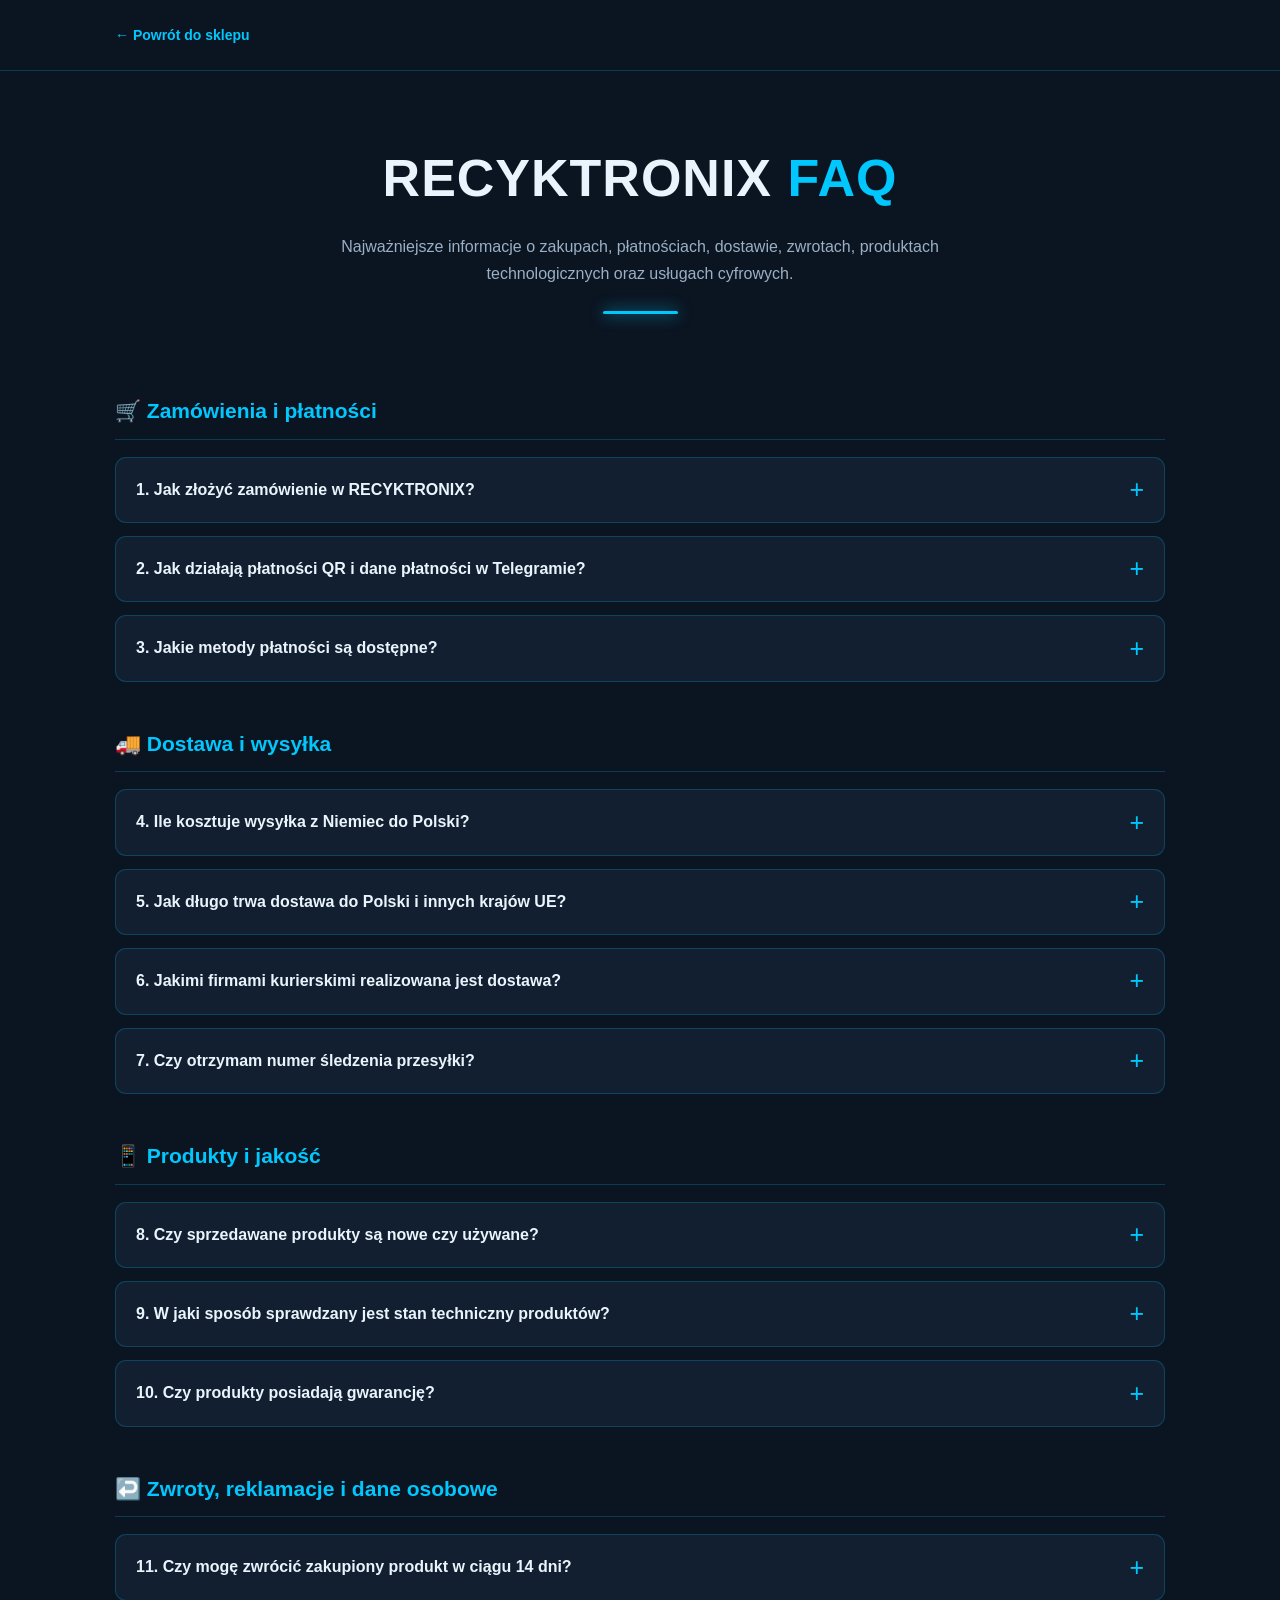
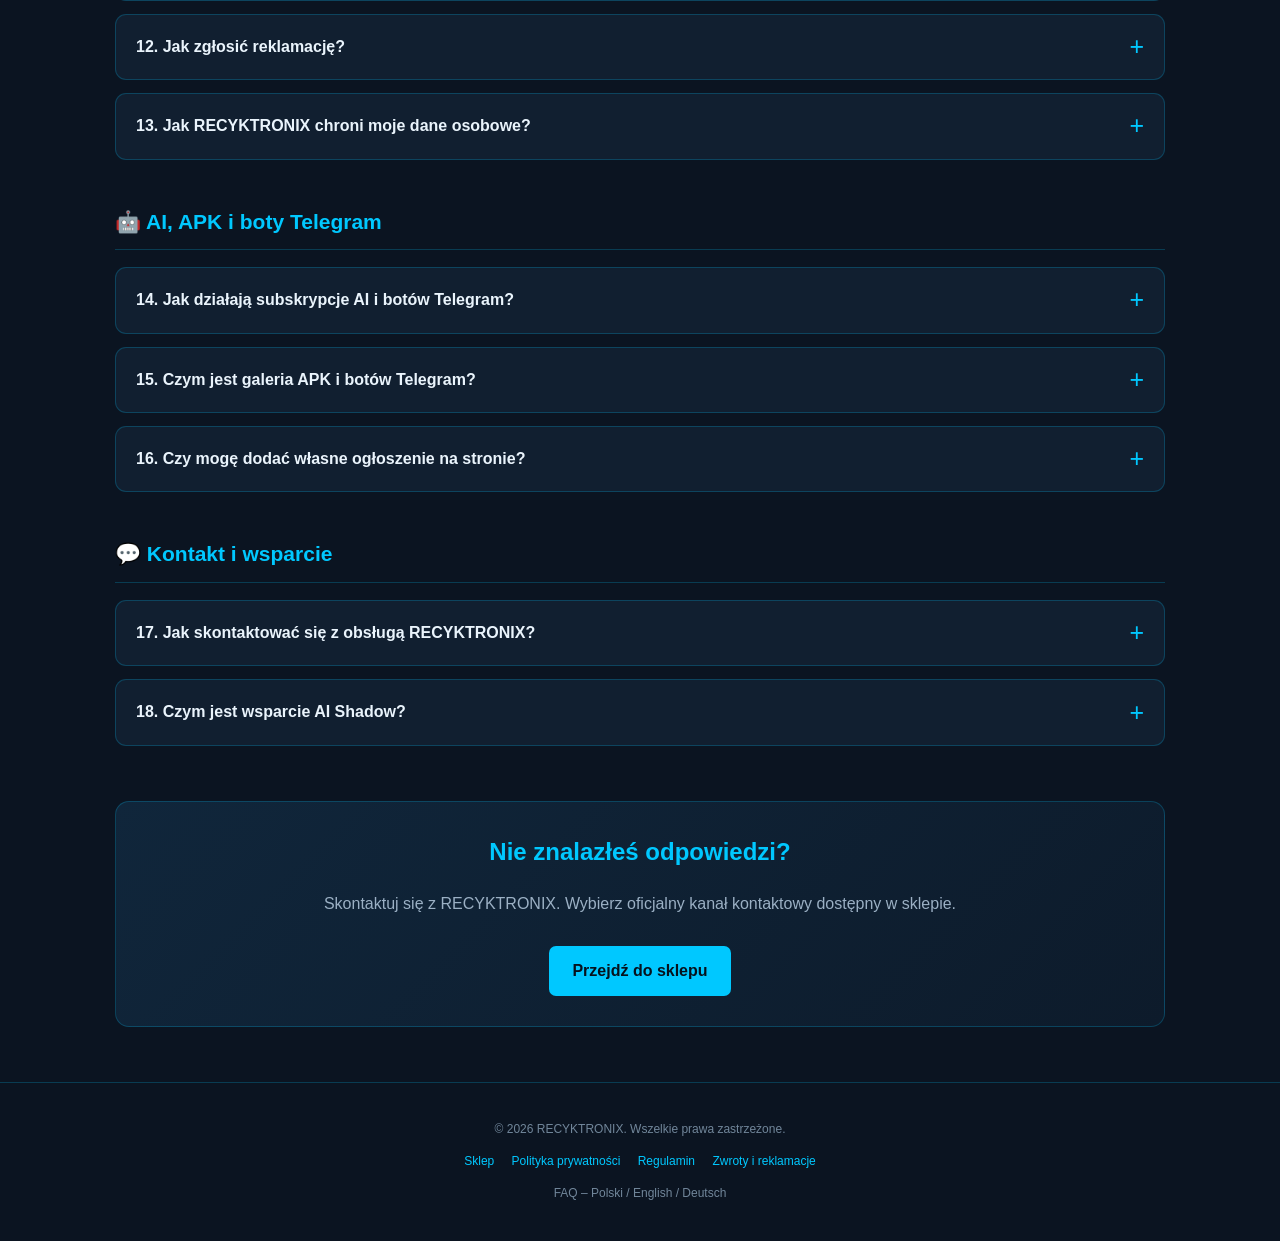
<file: faq.html>
<!DOCTYPE html>
<html lang="pl">
<head>
<meta charset="UTF-8">
<meta name="viewport" content="width=device-width, initial-scale=1.0">
<meta name="description" content="FAQ RECYKTRONIX – zamówienia, płatności, dostawa, zwroty, elektronika, subskrypcje AI i wsparcie.">
<title>FAQ – RECYKTRONIX</title>

<style>
:root {
    --bg: #0b1421;
    --panel: #111f30;
    --panel-hover: #16283b;
    --accent: #00c8ff;
    --accent-soft: rgba(0,200,255,.12);
    --text: #eaf4fc;
    --muted: #9bb0c4;
    --border: rgba(0,200,255,.22);
}

* {
    box-sizing: border-box;
}

html {
    scroll-behavior: smooth;
}

body {
    margin: 0;
    background: var(--bg);
    color: var(--text);
    font-family: Arial, Helvetica, sans-serif;
    line-height: 1.65;
}

a {
    color: var(--accent);
    text-decoration: none;
}

a:hover {
    text-decoration: underline;
}

.container {
    width: min(1050px, 92%);
    margin: auto;
}

.topbar {
    padding: 22px 0;
    border-bottom: 1px solid var(--border);
}

.back-link {
    color: var(--accent);
    font-weight: 600;
    font-size: 14px;
}

.hero {
    text-align: center;
    padding: 65px 15px 45px;
}

.hero h1 {
    font-size: clamp(34px, 6vw, 52px);
    margin: 0 0 12px;
    letter-spacing: 1px;
}

.hero h1 span {
    color: var(--accent);
}

.hero p {
    color: var(--muted);
    max-width: 650px;
    margin: auto;
}

.hero-line {
    width: 75px;
    height: 3px;
    background: var(--accent);
    margin: 24px auto 0;
    border-radius: 5px;
    box-shadow: 0 0 15px var(--accent);
}

.faq-section {
    margin-bottom: 45px;
}

.section-title {
    font-size: 21px;
    color: var(--accent);
    margin: 35px 0 17px;
    padding-bottom: 10px;
    border-bottom: 1px solid var(--border);
}

.faq-item {
    background: var(--panel);
    border: 1px solid var(--border);
    border-radius: 11px;
    margin-bottom: 13px;
    overflow: hidden;
    transition: border-color .2s, background .2s;
}

.faq-item[open] {
    border-color: var(--accent);
    background: var(--panel-hover);
}

.faq-item summary {
    list-style: none;
    cursor: pointer;
    padding: 19px 52px 19px 20px;
    position: relative;
    font-size: 16px;
    font-weight: 700;
}

.faq-item summary::-webkit-details-marker {
    display: none;
}

.faq-item summary::after {
    content: "+";
    position: absolute;
    right: 20px;
    top: 50%;
    transform: translateY(-50%);
    color: var(--accent);
    font-size: 25px;
    font-weight: 400;
}

.faq-item[open] summary::after {
    content: "−";
}

.faq-item summary:hover {
    color: var(--accent);
}

.answer {
    padding: 0 20px 20px;
    color: var(--muted);
    font-size: 14px;
}

.answer p {
    margin: 10px 0;
}

.answer strong {
    color: var(--text);
}

.language-block {
    border-top: 1px solid var(--border);
    margin-top: 15px;
    padding-top: 13px;
}

.language-label {
    display: inline-block;
    color: var(--accent);
    font-size: 11px;
    font-weight: bold;
    letter-spacing: 1px;
    margin-bottom: 4px;
}

.answer-de {
    margin-top: 12px;
    border-left: 2px solid var(--accent);
    padding-left: 13px;
}

.answer-de summary {
    cursor: pointer;
    color: var(--accent);
    font-size: 13px;
    font-weight: bold;
    list-style: none;
}

.answer-de summary::-webkit-details-marker {
    display: none;
}

.answer-de summary::before {
    content: "＋ ";
}

.answer-de[open] summary::before {
    content: "− ";
}

.answer-de p {
    color: var(--muted);
}

.contact-box {
    background: linear-gradient(135deg, #10263b, #0d1b2b);
    border: 1px solid var(--border);
    border-radius: 14px;
    padding: 30px 22px;
    text-align: center;
    margin: 55px 0;
}

.contact-box h2 {
    color: var(--accent);
    margin-top: 0;
}

.contact-box p {
    color: var(--muted);
}

.contact-button {
    display: inline-block;
    background: var(--accent);
    color: #06121d;
    padding: 12px 23px;
    border-radius: 7px;
    font-weight: bold;
    margin-top: 12px;
}

.contact-button:hover {
    background: #65ddff;
    text-decoration: none;
}

.footer {
    text-align: center;
    padding: 25px 15px;
    color: #71869a;
    font-size: 12px;
    border-top: 1px solid var(--border);
}

.footer a {
    margin: 0 7px;
}

@media(max-width:600px) {
    .hero {
        padding-top: 45px;
    }

    .faq-item summary {
        font-size: 14px;
        padding: 17px 45px 17px 15px;
    }

    .answer {
        padding: 0 15px 17px;
    }

    .section-title {
        font-size: 18px;
    }
}
</style>
</head>

<body>

<header class="topbar">
    <div class="container">
        <a class="back-link" href="./">← Powrót do sklepu</a>
    </div>
</header>

<main class="container">

    <section class="hero">
        <h1>RECYKTRONIX <span>FAQ</span></h1>
        <p>
            Najważniejsze informacje o zakupach, płatnościach,
            dostawie, zwrotach, produktach technologicznych
            oraz usługach cyfrowych.
        </p>
        <div class="hero-line"></div>
    </section>

    <!-- ZAMÓWIENIA I PŁATNOŚCI -->

    <section class="faq-section">
        <h2 class="section-title">🛒 Zamówienia i płatności</h2>

        <details class="faq-item">
            <summary>1. Jak złożyć zamówienie w RECYKTRONIX?</summary>
            <div class="answer">
                <span class="language-label">POLSKI</span>
                <p>
                    Wybierz produkt, dodaj go do koszyka i przejdź
                    do zamówienia. Następnie podaj wymagane dane,
                    wybierz sposób dostawy i metodę płatności.
                    Przed zatwierdzeniem sprawdź podsumowanie
                    zamówienia.
                </p>
                <div class="language-block">
                    <span class="language-label">ENGLISH</span>
                    <p>
                        Select a product, add it to your cart and
                        proceed to checkout. Enter the required
                        details, choose delivery and payment
                        methods, then review your order.
                    </p>
                </div>
                <details class="answer-de">
                    <summary>DEUTSCH</summary>
                    <p>
                        Wählen Sie ein Produkt aus, legen Sie es in
                        den Warenkorb und gehen Sie zur Kasse.
                        Geben Sie die erforderlichen Daten ein,
                        wählen Sie Versand- und Zahlungsart und
                        überprüfen Sie Ihre Bestellung.
                    </p>
                </details>
            </div>
        </details>

        <details class="faq-item">
            <summary>2. Jak działają płatności QR i dane płatności w Telegramie?</summary>
            <div class="answer">
                <span class="language-label">POLSKI</span>
                <p>
                    Przy wybranych metodach płatności sklep może
                    udostępnić kod QR lub szczegóły płatności
                    za pośrednictwem Telegrama. Postępuj zgodnie
                    z instrukcjami przypisanymi do konkretnego
                    zamówienia. Przed wysłaniem środków sprawdź
                    odbiorcę, kwotę i dane transakcji.
                </p>
                <p>
                    Nie przekazuj nikomu haseł, kodów logowania,
                    kluczy prywatnych ani fraz odzyskiwania portfela.
                    Potwierdzenie płatności zachowaj do czasu
                    zakończenia realizacji zamówienia.
                </p>
                <div class="language-block">
                    <span class="language-label">ENGLISH</span>
                    <p>
                        For selected payment methods, the Store may
                        provide a QR code or payment details through
                        Telegram. Follow the instructions for your
                        order and verify the recipient, amount and
                        transaction details before sending funds.
                    </p>
                    <p>
                        Never share passwords, login codes, private
                        keys or wallet recovery phrases.
                    </p>
                </div>
                <details class="answer-de">
                    <summary>DEUTSCH</summary>
                    <p>
                        Bei ausgewählten Zahlungsarten kann der Shop
                        einen QR-Code oder Zahlungsinformationen
                        über Telegram bereitstellen. Folgen Sie den
                        Anweisungen zu Ihrer Bestellung und prüfen
                        Sie Empfänger, Betrag und Transaktionsdaten
                        vor der Zahlung.
                    </p>
                    <p>
                        Geben Sie niemals Passwörter, Anmeldecodes,
                        private Schlüssel oder Wiederherstellungsphrasen
                        Ihrer Wallet weiter.
                    </p>
                </details>
            </div>
        </details>

        <details class="faq-item">
            <summary>3. Jakie metody płatności są dostępne?</summary>
            <div class="answer">
                <span class="language-label">POLSKI</span>
                <p>
                    Dostępne metody płatności mogą obejmować:
                </p>
                <ul>
                    <li>PayPal,</li>
                    <li>BLIK,</li>
                    <li>przelew bankowy SEPA,</li>
                    <li>USDT w sieci TRON (TRC20).</li>
                </ul>
                <p>
                    Dostępność konkretnej metody jest prezentowana
                    podczas składania zamówienia.
                </p>
                <div class="language-block">
                    <span class="language-label">ENGLISH</span>
                    <p>
                        Available payment methods may include PayPal,
                        BLIK, SEPA bank transfer and USDT on the
                        TRON network (TRC20). Availability is shown
                        during checkout.
                    </p>
                </div>
                <details class="answer-de">
                    <summary>DEUTSCH</summary>
                    <p>
                        Zu den verfügbaren Zahlungsmethoden können
                        PayPal, BLIK, SEPA-Banküberweisung und USDT
                        im TRON-Netzwerk (TRC20) gehören. Die
                        verfügbaren Optionen werden beim Bestellvorgang
                        angezeigt.
                    </p>
                </details>
            </div>
        </details>
    </section>

    <!-- DOSTAWA -->

    <section class="faq-section">
        <h2 class="section-title">🚚 Dostawa i wysyłka</h2>

        <details class="faq-item">
            <summary>4. Ile kosztuje wysyłka z Niemiec do Polski?</summary>
            <div class="answer">
                <span class="language-label">POLSKI</span>
                <p>
                    Koszt dostawy zależy od rodzaju produktu,
                    gabarytów, wybranej metody transportu i adresu
                    odbiorcy. Dokładna cena powinna być przedstawiona
                    przed zatwierdzeniem zamówienia.
                </p>
                <div class="language-block">
                    <span class="language-label">ENGLISH</span>
                    <p>
                        Delivery costs depend on the product,
                        package size, shipping method and destination.
                        The applicable price should be displayed
                        before order confirmation.
                    </p>
                </div>
                <details class="answer-de">
                    <summary>DEUTSCH</summary>
                    <p>
                        Die Versandkosten hängen vom Produkt, den
                        Paketmaßen, der Versandart und der
                        Lieferadresse ab. Der genaue Preis wird
                        vor Abschluss der Bestellung angezeigt.
                    </p>
                </details>
            </div>
        </details>

        <details class="faq-item">
            <summary>5. Jak długo trwa dostawa do Polski i innych krajów UE?</summary>
            <div class="answer">
                <span class="language-label">POLSKI</span>
                <p>
                    Czas dostawy zależy od dostępności produktu,
                    miejsca nadania, kraju odbiorcy i przewoźnika.
                    Przewidywany termin powinien być podany przy
                    zamówieniu lub potwierdzony przez obsługę sklepu.
                    W przypadku opóźnienia klient powinien otrzymać
                    informację o statusie przesyłki.
                </p>
                <div class="language-block">
                    <span class="language-label">ENGLISH</span>
                    <p>
                        Delivery time depends on product availability,
                        dispatch location, destination country and
                        carrier. The estimated delivery date should
                        be provided during checkout or confirmed by
                        Store support.
                    </p>
                </div>
                <details class="answer-de">
                    <summary>DEUTSCH</summary>
                    <p>
                        Die Lieferzeit hängt von der Verfügbarkeit
                        des Produkts, dem Versandort, dem Zielland
                        und dem Versanddienstleister ab. Der
                        voraussichtliche Liefertermin wird beim
                        Bestellvorgang angegeben oder vom Kundenservice
                        bestätigt.
                    </p>
                </details>
            </div>
        </details>

        <details class="faq-item">
            <summary>6. Jakimi firmami kurierskimi realizowana jest dostawa?</summary>
            <div class="answer">
                <span class="language-label">POLSKI</span>
                <p>
                    W zależności od lokalizacji i rodzaju przesyłki
                    mogą być dostępne usługi DPD, DHL, InPost oraz
                    dostawa do Paczkomatów. Lista dostępnych opcji
                    jest zależna od adresu i konkretnego zamówienia.
                </p>
                <div class="language-block">
                    <span class="language-label">ENGLISH</span>
                    <p>
                        Depending on the destination and parcel type,
                        delivery may be available through DPD, DHL,
                        InPost or parcel lockers. Available options
                        depend on the delivery address and order.
                    </p>
                </div>
                <details class="answer-de">
                    <summary>DEUTSCH</summary>
                    <p>
                        Je nach Lieferadresse und Sendungsart können
                        DPD, DHL, InPost oder Paketstationen verfügbar
                        sein. Die konkreten Versandoptionen hängen
                        von der jeweiligen Bestellung ab.
                    </p>
                </details>
            </div>
        </details>

        <details class="faq-item">
            <summary>7. Czy otrzymam numer śledzenia przesyłki?</summary>
            <div class="answer">
                <span class="language-label">POLSKI</span>
                <p>
                    Jeżeli przewoźnik udostępnia śledzenie przesyłki,
                    numer lub link do monitorowania zostanie
                    przekazany klientowi po nadaniu paczki.
                </p>
                <div class="language-block">
                    <span class="language-label">ENGLISH</span>
                    <p>
                        If tracking is available, the tracking
                        number or link will be provided after
                        the parcel has been dispatched.
                    </p>
                </div>
                <details class="answer-de">
                    <summary>DEUTSCH</summary>
                    <p>
                        Sofern eine Sendungsverfolgung verfügbar ist,
                        erhalten Sie nach dem Versand eine
                        Sendungsnummer oder einen Tracking-Link.
                    </p>
                </details>
            </div>
        </details>
    </section>

    <!-- PRODUKTY -->

    <section class="faq-section">
        <h2 class="section-title">📱 Produkty i jakość</h2>

        <details class="faq-item">
            <summary>8. Czy sprzedawane produkty są nowe czy używane?</summary>
            <div class="answer">
                <span class="language-label">POLSKI</span>
                <p>
                    Status produktu powinien być wyraźnie wskazany
                    na jego karcie. Oferta może obejmować produkty
                    nowe, używane lub odnowione. Przed zakupem
                    sprawdź opis, stan techniczny i ewentualne
                    ślady użytkowania.
                </p>
                <div class="language-block">
                    <span class="language-label">ENGLISH</span>
                    <p>
                        The condition of each product should be
                        clearly stated on its product page.
                        Listings may include new, used or refurbished
                        items. Check the description and condition
                        before purchasing.
                    </p>
                </div>
                <details class="answer-de">
                    <summary>DEUTSCH</summary>
                    <p>
                        Der Zustand jedes Produkts sollte auf der
                        jeweiligen Produktseite eindeutig angegeben
                        sein. Das Angebot kann neue, gebrauchte oder
                        generalüberholte Artikel umfassen. Bitte
                        prüfen Sie die Beschreibung vor dem Kauf.
                    </p>
                </details>
            </div>
        </details>

        <details class="faq-item">
            <summary>9. W jaki sposób sprawdzany jest stan techniczny produktów?</summary>
            <div class="answer">
                <span class="language-label">POLSKI</span>
                <p>
                    Zakres kontroli powinien być opisany przy
                    konkretnym produkcie. W zależności od kategorii
                    może obejmować kontrolę uruchamiania, podstawowych
                    funkcji, ekranu, portów, akcesoriów i widocznego
                    stanu obudowy. Szczegóły kontroli należy
                    potwierdzić w opisie oferty.
                </p>
                <div class="language-block">
                    <span class="language-label">ENGLISH</span>
                    <p>
                        The inspection scope should be stated for
                        each product. Depending on the category,
                        checks may include startup, basic functions,
                        display, ports, accessories and visible
                        external condition.
                    </p>
                </div>
                <details class="answer-de">
                    <summary>DEUTSCH</summary>
                    <p>
                        Der Umfang der Prüfung sollte für jedes
                        Produkt angegeben werden. Je nach Kategorie
                        kann die Prüfung das Einschalten, grundlegende
                        Funktionen, Display, Anschlüsse, Zubehör und
                        den sichtbaren Gehäusezustand umfassen.
                    </p>
                </details>
            </div>
        </details>

        <details class="faq-item">
            <summary>10. Czy produkty posiadają gwarancję?</summary>
            <div class="answer">
                <span class="language-label">POLSKI</span>
                <p>
                    Informacja o ewentualnej gwarancji handlowej
                    znajduje się w opisie produktu lub dokumentacji.
                    Niezależnie od gwarancji klientowi przysługują
                    prawa wynikające z obowiązujących przepisów
                    dotyczących zgodności towaru z umową.
                </p>
                <div class="language-block">
                    <span class="language-label">ENGLISH</span>
                    <p>
                        Any commercial warranty is described on
                        the product page or in the accompanying
                        documentation. Statutory consumer rights
                        remain unaffected.
                    </p>
                </div>
                <details class="answer-de">
                    <summary>DEUTSCH</summary>
                    <p>
                        Angaben zu einer möglichen freiwilligen
                        Garantie finden Sie in der Produktbeschreibung
                        oder in den Unterlagen. Die gesetzlichen
                        Verbraucherrechte bleiben unberührt.
                    </p>
                </details>
            </div>
        </details>
    </section>

    <!-- ZWROTY I REKLAMACJE -->

    <section class="faq-section">
        <h2 class="section-title">↩️ Zwroty, reklamacje i dane osobowe</h2>

        <details class="faq-item">
            <summary>11. Czy mogę zwrócić zakupiony produkt w ciągu 14 dni?</summary>
            <div class="answer">
                <span class="language-label">POLSKI</span>
                <p>
                    Konsument zawierający umowę na odległość ma
                    co do zasady 14 dni na odstąpienie od umowy
                    bez podawania przyczyny. Termin i sposób jego
                    obliczania zależą od rodzaju umowy. Obowiązują
                    również ustawowe wyjątki. Szczegóły znajdują
                    się w Polityce zwrotów i reklamacji.
                </p>
                <div class="language-block">
                    <span class="language-label">ENGLISH</span>
                    <p>
                        Consumers generally have 14 days to withdraw
                        from a distance contract without giving
                        a reason. The applicable rules and statutory
                        exceptions depend on the type of contract.
                        See the Returns and Complaints Policy.
                    </p>
                </div>
                <details class="answer-de">
                    <summary>DEUTSCH</summary>
                    <p>
                        Verbraucher haben bei Fernabsatzverträgen
                        grundsätzlich 14 Tage Zeit, den Vertrag
                        ohne Angabe von Gründen zu widerrufen.
                        Es gelten gesetzliche Ausnahmen. Einzelheiten
                        finden Sie in der Rückgabe- und
                        Reklamationsrichtlinie.
                    </p>
                </details>
            </div>
        </details>

        <details class="faq-item">
            <summary>12. Jak zgłosić reklamację?</summary>
            <div class="answer">
                <span class="language-label">POLSKI</span>
                <p>
                    Skontaktuj się ze sklepem, podając numer
                    zamówienia, nazwę produktu i opis problemu.
                    W miarę możliwości dołącz zdjęcia lub inne
                    informacje pomagające ocenić zgłoszenie.
                    Reklamacje są rozpatrywane zgodnie z właściwymi
                    przepisami prawa.
                </p>
                <div class="language-block">
                    <span class="language-label">ENGLISH</span>
                    <p>
                        Contact the Store with your order number,
                        product name and a description of the issue.
                        Where possible, include photos or other
                        relevant information. Complaints are handled
                        in accordance with applicable law.
                    </p>
                </div>
                <details class="answer-de">
                    <summary>DEUTSCH</summary>
                    <p>
                        Kontaktieren Sie den Shop unter Angabe Ihrer
                        Bestellnummer, des Produktnamens und einer
                        Beschreibung des Problems. Fügen Sie nach
                        Möglichkeit Fotos oder weitere Informationen
                        bei. Reklamationen werden gemäß dem
                        anwendbaren Recht bearbeitet.
                    </p>
                </details>
            </div>
        </details>

        <details class="faq-item">
            <summary>13. Jak RECYKTRONIX chroni moje dane osobowe?</summary>
            <div class="answer">
                <span class="language-label">POLSKI</span>
                <p>
                    Dane osobowe są przetwarzane w celach związanych
                    z obsługą zamówień, płatności, dostawy, reklamacji
                    i kontaktem z klientem, zgodnie z właściwymi
                    przepisami o ochronie danych, w tym RODO.
                    Szczegóły określa Polityka prywatności.
                </p>
                <div class="language-block">
                    <span class="language-label">ENGLISH</span>
                    <p>
                        Personal data is processed for order
                        management, payments, delivery, complaints
                        and customer communication in accordance
                        with applicable data protection laws,
                        including the GDPR. See the Privacy Policy.
                    </p>
                </div>
                <details class="answer-de">
                    <summary>DEUTSCH</summary>
                    <p>
                        Personenbezogene Daten werden zur Abwicklung
                        von Bestellungen, Zahlungen, Lieferungen,
                        Reklamationen und zur Kundenkommunikation
                        gemäß den geltenden Datenschutzvorschriften,
                        einschließlich der DSGVO, verarbeitet.
                        Einzelheiten finden Sie in der
                        Datenschutzerklärung.
                    </p>
                </details>
            </div>
        </details>
    </section>

    <!-- USŁUGI CYFROWE -->

    <section class="faq-section">
        <h2 class="section-title">🤖 AI, APK i boty Telegram</h2>

        <details class="faq-item">
            <summary>14. Jak działają subskrypcje AI i botów Telegram?</summary>
            <div class="answer">
                <span class="language-label">POLSKI</span>
                <p>
                    Wybrane narzędzia AI i boty Telegram mogą być
                    udostępniane w modelu subskrypcyjnym.
                    Przed zakupem sprawdź opis usługi, zakres
                    funkcji, okres subskrypcji, cenę, zasady
                    odnowienia oraz sposób rezygnacji.
                </p>
                <p>
                    Dostęp do usługi może wymagać konta Telegram
                    lub spełnienia dodatkowych wymagań technicznych
                    wskazanych w opisie konkretnej subskrypcji.
                </p>
                <div class="language-block">
                    <span class="language-label">ENGLISH</span>
                    <p>
                        Selected AI tools and Telegram bots may
                        be offered through subscriptions. Before
                        purchasing, review the service description,
                        features, subscription period, price,
                        renewal terms and cancellation procedure.
                    </p>
                </div>
                <details class="answer-de">
                    <summary>DEUTSCH</summary>
                    <p>
                        Ausgewählte KI-Tools und Telegram-Bots können
                        im Abonnement angeboten werden. Prüfen Sie
                        vor dem Kauf die Leistungsbeschreibung,
                        Funktionen, Laufzeit, Preis,
                        Verlängerungsbedingungen und
                        Kündigungsmöglichkeiten.
                    </p>
                </details>
            </div>
        </details>

        <details class="faq-item">
            <summary>15. Czym jest galeria APK i botów Telegram?</summary>
            <div class="answer">
                <span class="language-label">POLSKI</span>
                <p>
                    Galeria APK i botów Telegram to katalog
                    prezentujący dostępne aplikacje, narzędzia
                    i rozwiązania cyfrowe. Każda pozycja powinna
                    zawierać opis funkcji, wymagania techniczne
                    i warunki dostępu.
                </p>
                <p>
                    Przed instalacją aplikacji sprawdź jej źródło,
                    wymagane uprawnienia i zgodność z urządzeniem.
                </p>
                <div class="language-block">
                    <span class="language-label">ENGLISH</span>
                    <p>
                        The APK and Telegram bot gallery is a
                        catalogue of available applications,
                        tools and digital services. Each listing
                        should describe its features, technical
                        requirements and access conditions.
                    </p>
                </div>
                <details class="answer-de">
                    <summary>DEUTSCH</summary>
                    <p>
                        Die APK- und Telegram-Bot-Galerie ist ein
                        Katalog verfügbarer Anwendungen, Tools und
                        digitaler Dienste. Jeder Eintrag sollte
                        Funktionen, technische Voraussetzungen
                        und Zugangsbedingungen beschreiben.
                    </p>
                </details>
            </div>
        </details>

        <details class="faq-item">
            <summary>16. Czy mogę dodać własne ogłoszenie na stronie?</summary>
            <div class="answer">
                <span class="language-label">POLSKI</span>
                <p>
                    Jeżeli funkcja ogłoszeń jest aktywna, użytkownik
                    może przesłać propozycję publikacji zgodnie
                    z instrukcjami na stronie. Ogłoszenie może
                    wymagać weryfikacji i akceptacji administratora
                    przed opublikowaniem.
                </p>
                <p>
                    Nie należy przesyłać treści niezgodnych z prawem,
                    wprowadzających w błąd ani naruszających prawa
                    innych osób.
                </p>
                <div class="language-block">
                    <span class="language-label">ENGLISH</span>
                    <p>
                        If the listing feature is enabled, users
                        may submit content according to the
                        instructions on the website. Listings may
                        require administrator review and approval
                        before publication.
                    </p>
                </div>
                <details class="answer-de">
                    <summary>DEUTSCH</summary>
                    <p>
                        Sofern die Anzeigenfunktion aktiviert ist,
                        können Nutzer Beiträge gemäß den Anweisungen
                        auf der Website einreichen. Vor der
                        Veröffentlichung kann eine Prüfung und
                        Freigabe durch den Administrator erforderlich
                        sein.
                    </p>
                </details>
            </div>
        </details>
    </section>

    <!-- KONTAKT -->

    <section class="faq-section">
        <h2 class="section-title">💬 Kontakt i wsparcie</h2>

        <details class="faq-item">
            <summary>17. Jak skontaktować się z obsługą RECYKTRONIX?</summary>
            <div class="answer">
                <span class="language-label">POLSKI</span>
                <p>
                    W sprawach zamówień, płatności, dostaw,
                    reklamacji i usług cyfrowych korzystaj z danych
                    kontaktowych opublikowanych w sklepie.
                    W wiadomości podaj numer zamówienia, jeśli
                    sprawa dotyczy zakupu.
                </p>
                <div class="language-block">
                    <span class="language-label">ENGLISH</span>
                    <p>
                        For orders, payments, deliveries, complaints
                        and digital services, use the contact details
                        published in the Store. Include your order
                        number when contacting support about
                        a purchase.
                    </p>
                </div>
                <details class="answer-de">
                    <summary>DEUTSCH</summary>
                    <p>
                        Bei Fragen zu Bestellungen, Zahlungen,
                        Lieferungen, Reklamationen und digitalen
                        Diensten verwenden Sie bitte die im Shop
                        veröffentlichten Kontaktdaten. Geben Sie
                        bei Anfragen zu einem Kauf Ihre Bestellnummer
                        an.
                    </p>
                </details>
            </div>
        </details>

        <details class="faq-item">
            <summary>18. Czym jest wsparcie AI Shadow?</summary>
            <div class="answer">
                <span class="language-label">POLSKI</span>
                <p>
                    AI Shadow to nazwa asystenta wsparcia
                    RECYKTRONIX. Może pomagać w uzyskaniu informacji
                    o sklepie, produktach i dostępnych usługach.
                    W sprawach wymagających decyzji administratora,
                    reklamacji lub rozliczeń należy skorzystać
                    z oficjalnego kontaktu ze sklepem.
                </p>
                <div class="language-block">
                    <span class="language-label">ENGLISH</span>
                    <p>
                        AI Shadow is the RECYKTRONIX support
                        assistant. It may help users find
                        information about the Store, products
                        and available services. Matters requiring
                        an administrator's decision, complaints
                        or payment settlement should be directed
                        to official Store support.
                    </p>
                </div>
                <details class="answer-de">
                    <summary>DEUTSCH</summary>
                    <p>
                        AI Shadow ist der Support-Assistent von
                        RECYKTRONIX. Er kann bei Fragen zum Shop,
                        zu Produkten und verfügbaren Diensten
                        helfen. Angelegenheiten, die eine
                        Entscheidung des Administrators,
                        eine Reklamationsbearbeitung oder eine
                        Zahlungsabrechnung erfordern, sind an
                        den offiziellen Kundenservice zu richten.
                    </p>
                </details>
            </div>
        </details>
    </section>

    <section class="contact-box">
        <h2>Nie znalazłeś odpowiedzi?</h2>
        <p>
            Skontaktuj się z RECYKTRONIX.
            Wybierz oficjalny kanał kontaktowy dostępny w sklepie.
        </p>
        <a class="contact-button" href="./">Przejdź do sklepu</a>
    </section>

</main>

<footer class="footer">
    <p>© <span id="year"></span> RECYKTRONIX. Wszelkie prawa zastrzeżone.</p>
    <p>
        <a href="./">Sklep</a>
        <a href="legal/privacy-policy.html">Polityka prywatności</a>
        <a href="legal/terms-and-conditions.html">Regulamin</a>
        <a href="legal/returns-and-complaints.html">Zwroty i reklamacje</a>
    </p>
    <p>FAQ – Polski / English / Deutsch</p>
</footer>

<script>
document.getElementById("year").textContent =
    new Date().getFullYear();

// Accordion: po otwarciu pytania zamknij pozostałe
document.querySelectorAll(".faq-item").forEach(item => {
    item.addEventListener("toggle", () => {
        if (item.open) {
            document.querySelectorAll(".faq-item").forEach(other => {
                if (other !== item) {
                    other.open = false;
                }
            });
        }
    });
});
</script>

</body>
</html>
</file>
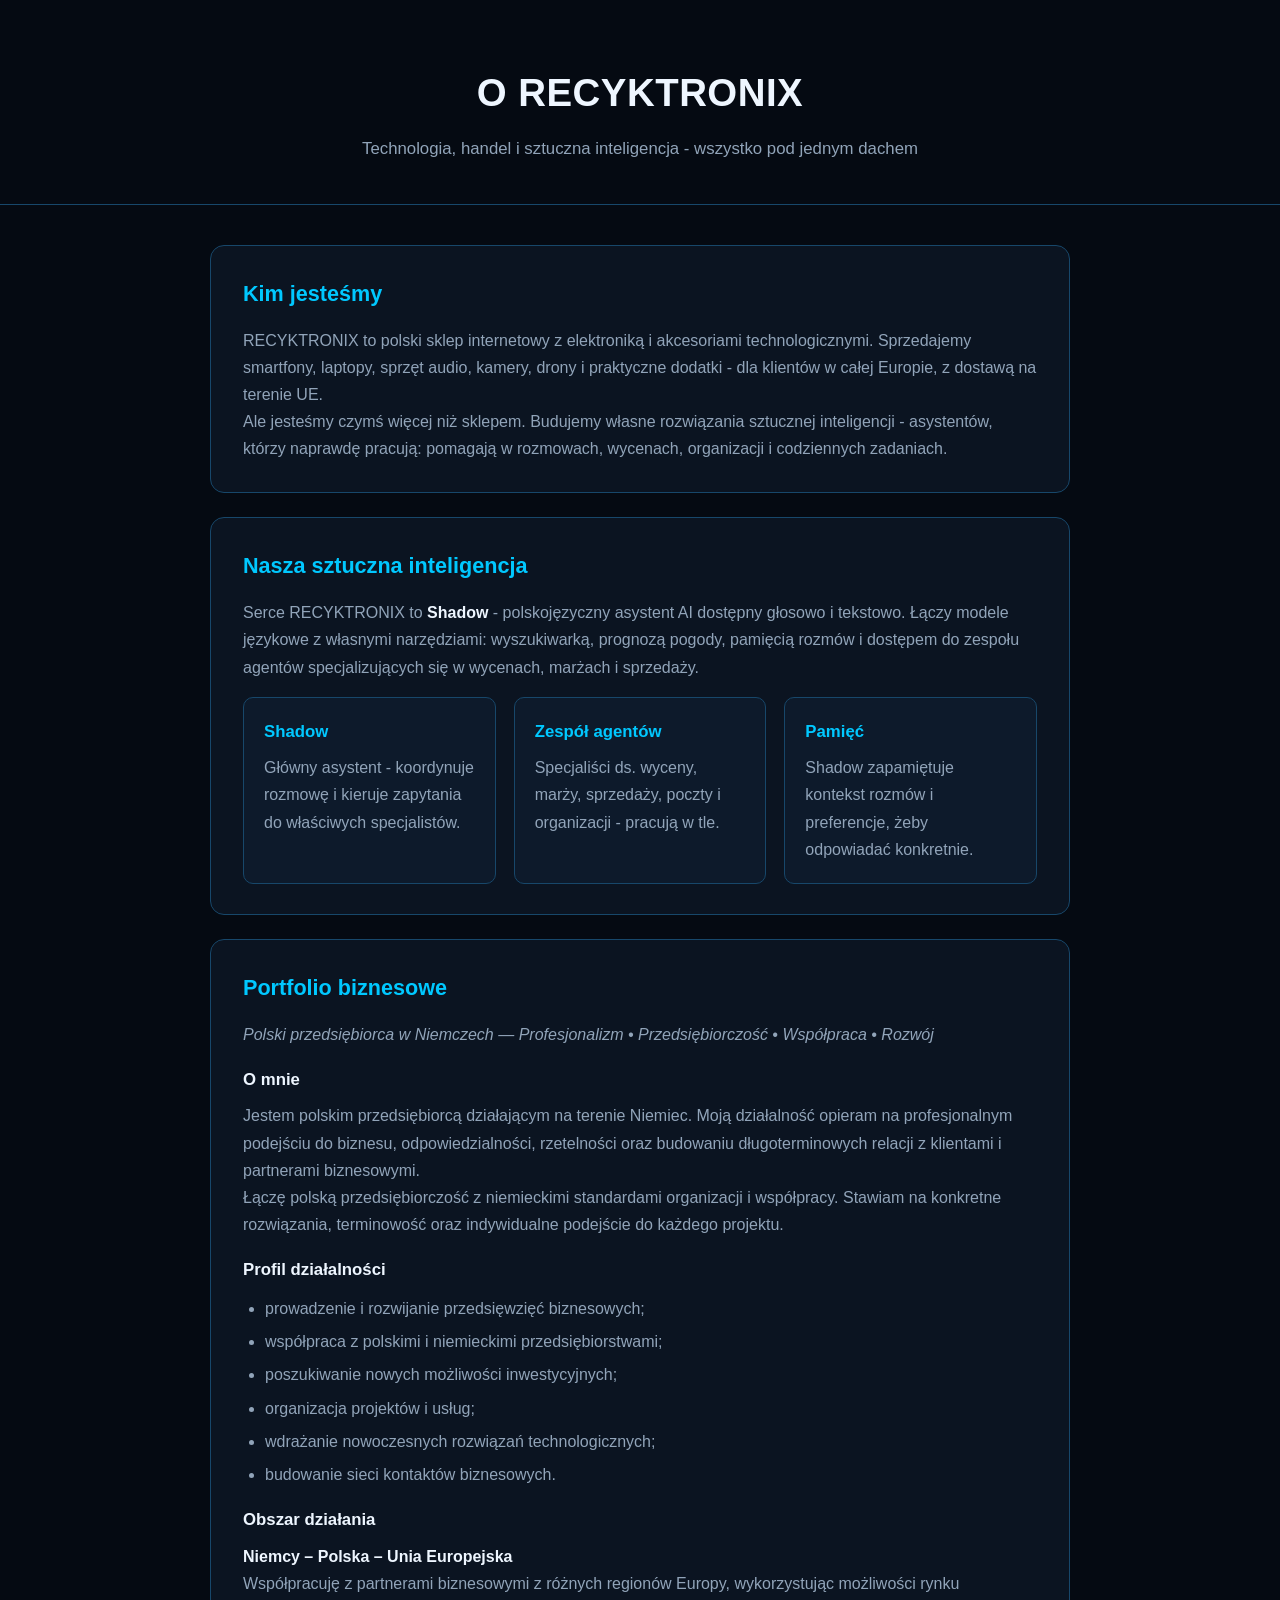
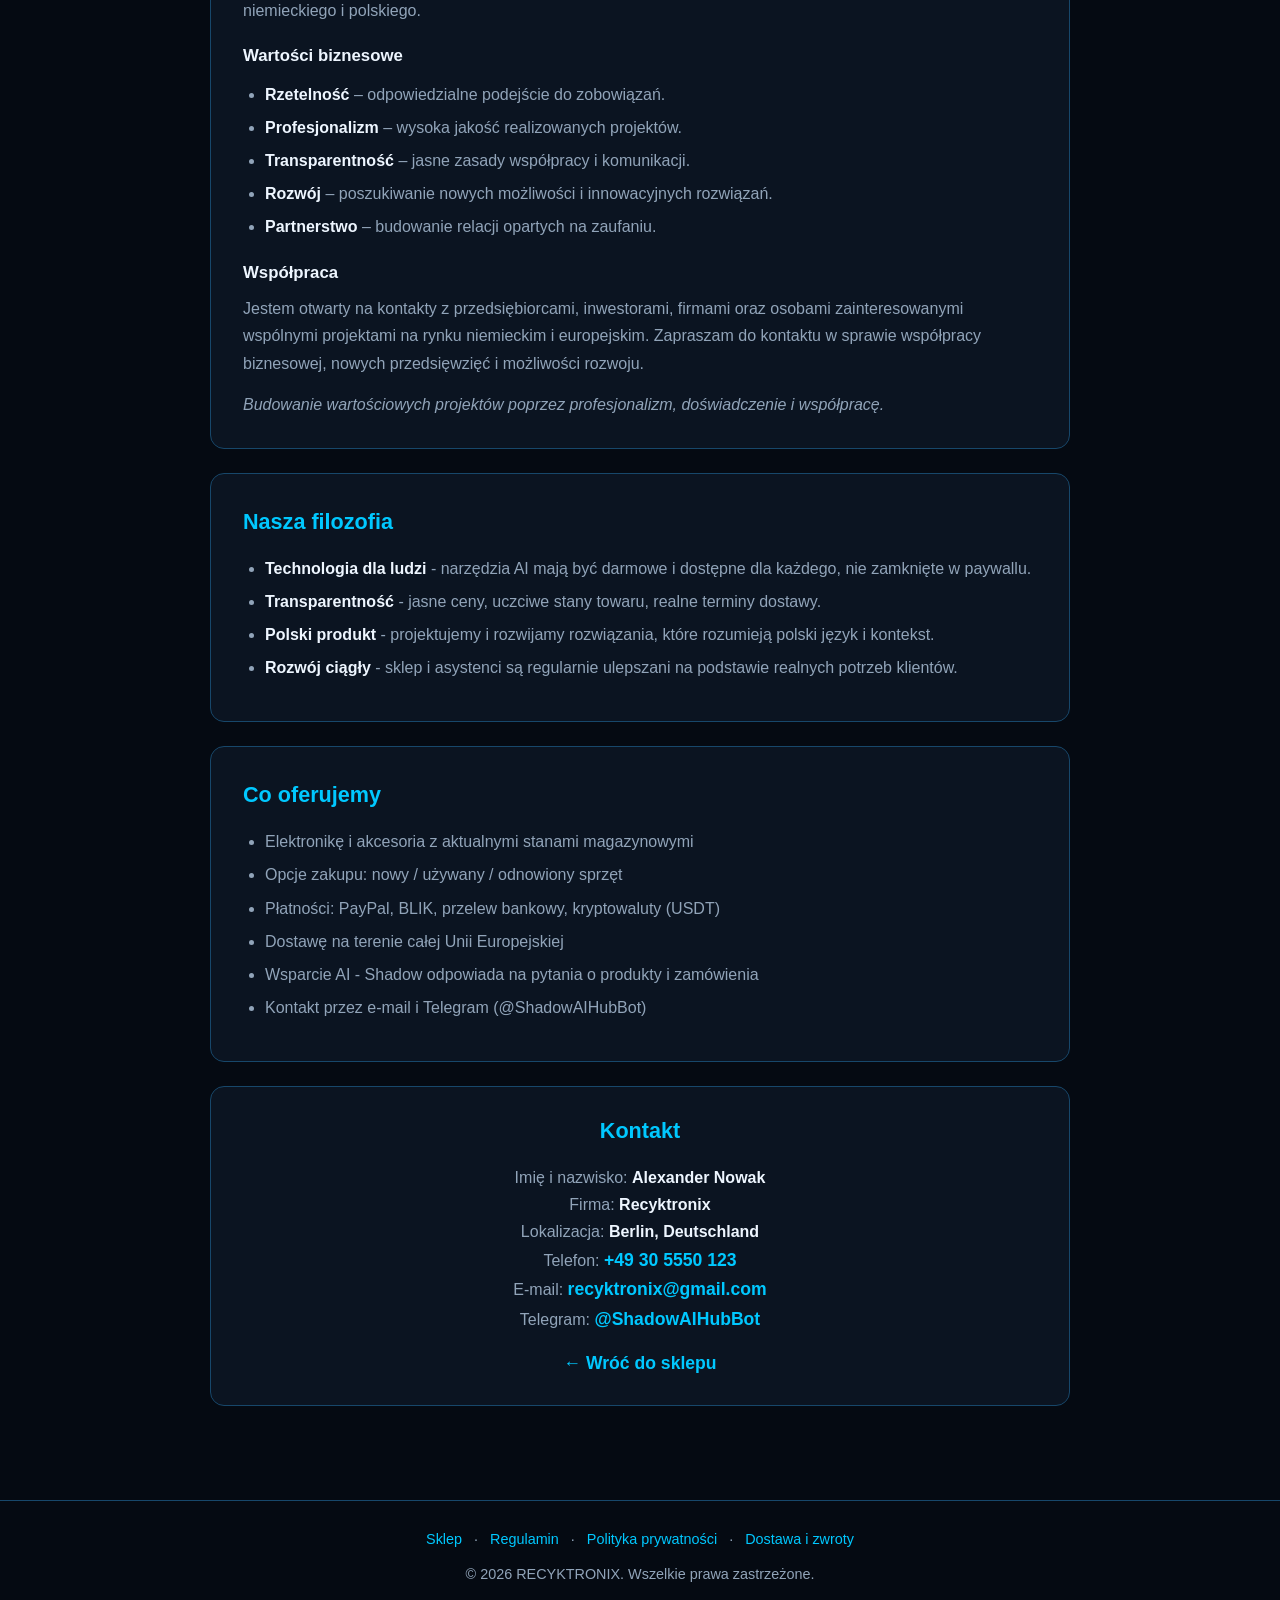
<file: o-nas.html>
<!DOCTYPE html>
<html lang="pl">
<head>
<meta charset="UTF-8">
<meta name="viewport" content="width=device-width, initial-scale=1">
<title>O nas | RECYKTRONIX</title>
<meta name="description" content="RECYKTRONIX - polski sklep technologiczny i twórca asystentów AI. Elektronika, smartfony, akcesoria oraz własne rozwiązania sztucznej inteligencji.">
<style>
:root{--bg:#050a12;--panel:#0b1421;--blue:#00c8ff;--blue2:#087cff;--text:#eef6ff;--muted:#91a4b9;--border:#17476a}
*{box-sizing:border-box;margin:0;padding:0}body{background:var(--bg);color:var(--text);font-family:Arial,Helvetica,sans-serif;line-height:1.7}
a{color:var(--blue);text-decoration:none}
header{padding:60px 5% 40px;text-align:center;border-bottom:1px solid var(--border)}
header h1{font-size:2.4rem;letter-spacing:.5px}
header p{color:var(--muted);margin-top:10px;font-size:1.05rem}
main{max-width:900px;margin:0 auto;padding:40px 20px 70px}
section{background:var(--panel);border:1px solid var(--border);border-radius:14px;padding:30px 32px;margin-bottom:24px}
h2{color:var(--blue);font-size:1.35rem;margin-bottom:14px}
h3{color:var(--text);font-size:1.05rem;margin:18px 0 8px}
p,li{color:var(--muted)}
ul{padding-left:22px;margin:10px 0}
li{margin-bottom:6px}
.grid{display:grid;grid-template-columns:repeat(auto-fit,minmax(240px,1fr));gap:18px;margin-top:16px}
.card{background:#0d1a2b;border:1px solid var(--border);border-radius:10px;padding:20px}
.card h3{margin-top:0;color:var(--blue)}
.contact-box{text-align:center;padding:26px}
.contact-box a{font-size:1.1rem;font-weight:bold}
footer{border-top:1px solid var(--border);padding:26px 5%;text-align:center;color:var(--muted);font-size:.9rem}
footer a{margin:0 8px}
@media(max-width:600px){header h1{font-size:1.8rem}section{padding:22px}}
</style>
</head>
<body>

<header>
  <h1>O RECYKTRONIX</h1>
  <p>Technologia, handel i sztuczna inteligencja - wszystko pod jednym dachem</p>
</header>

<main>

<section>
  <h2>Kim jesteśmy</h2>
  <p>
    RECYKTRONIX to polski sklep internetowy z elektroniką i akcesoriami technologicznymi.
    Sprzedajemy smartfony, laptopy, sprzęt audio, kamery, drony i praktyczne dodatki -
    dla klientów w całej Europie, z dostawą na terenie UE.
  </p>
  <p>
    Ale jesteśmy czymś więcej niż sklepem. Budujemy własne rozwiązania
    sztucznej inteligencji - asystentów, którzy naprawdę pracują:
    pomagają w rozmowach, wycenach, organizacji i codziennych zadaniach.
  </p>
</section>

<section>
  <h2>Nasza sztuczna inteligencja</h2>
  <p>
    Serce RECYKTRONIX to <strong style="color:var(--text)">Shadow</strong> -
    polskojęzyczny asystent AI dostępny głosowo i tekstowo.
    Łączy modele językowe z własnymi narzędziami: wyszukiwarką,
    prognozą pogody, pamięcią rozmów i dostępem do zespołu agentów
    specjalizujących się w wycenach, marżach i sprzedaży.
  </p>
  <div class="grid">
    <div class="card"><h3>Shadow</h3><p>Główny asystent - koordynuje rozmowę i kieruje zapytania do właściwych specjalistów.</p></div>
    <div class="card"><h3>Zespół agentów</h3><p>Specjaliści ds. wyceny, marży, sprzedaży, poczty i organizacji - pracują w tle.</p></div>
    <div class="card"><h3>Pamięć</h3><p>Shadow zapamiętuje kontekst rozmów i preferencje, żeby odpowiadać konkretnie.</p></div>
  </div>
</section>

<section>
  <h2>Portfolio biznesowe</h2>
  <p><em>Polski przedsiębiorca w Niemczech — Profesjonalizm • Przedsiębiorczość • Współpraca • Rozwój</em></p>
  <h3>O mnie</h3>
  <p>
    Jestem polskim przedsiębiorcą działającym na terenie Niemiec. Moją działalność opieram
    na profesjonalnym podejściu do biznesu, odpowiedzialności, rzetelności oraz budowaniu
    długoterminowych relacji z klientami i partnerami biznesowymi.
  </p>
  <p>
    Łączę polską przedsiębiorczość z niemieckimi standardami organizacji i współpracy.
    Stawiam na konkretne rozwiązania, terminowość oraz indywidualne podejście do każdego projektu.
  </p>
  <h3>Profil działalności</h3>
  <ul>
    <li>prowadzenie i rozwijanie przedsięwzięć biznesowych;</li>
    <li>współpraca z polskimi i niemieckimi przedsiębiorstwami;</li>
    <li>poszukiwanie nowych możliwości inwestycyjnych;</li>
    <li>organizacja projektów i usług;</li>
    <li>wdrażanie nowoczesnych rozwiązań technologicznych;</li>
    <li>budowanie sieci kontaktów biznesowych.</li>
  </ul>
  <h3>Obszar działania</h3>
  <p><strong style="color:var(--text)">Niemcy – Polska – Unia Europejska</strong></p>
  <p>Współpracuję z partnerami biznesowymi z różnych regionów Europy, wykorzystując możliwości rynku niemieckiego i polskiego.</p>
  <h3>Wartości biznesowe</h3>
  <ul>
    <li><strong style="color:var(--text)">Rzetelność</strong> – odpowiedzialne podejście do zobowiązań.</li>
    <li><strong style="color:var(--text)">Profesjonalizm</strong> – wysoka jakość realizowanych projektów.</li>
    <li><strong style="color:var(--text)">Transparentność</strong> – jasne zasady współpracy i komunikacji.</li>
    <li><strong style="color:var(--text)">Rozwój</strong> – poszukiwanie nowych możliwości i innowacyjnych rozwiązań.</li>
    <li><strong style="color:var(--text)">Partnerstwo</strong> – budowanie relacji opartych na zaufaniu.</li>
  </ul>
  <h3>Współpraca</h3>
  <p>
    Jestem otwarty na kontakty z przedsiębiorcami, inwestorami, firmami oraz osobami
    zainteresowanymi wspólnymi projektami na rynku niemieckim i europejskim.
    Zapraszam do kontaktu w sprawie współpracy biznesowej, nowych przedsięwzięć
    i możliwości rozwoju.
  </p>
  <p style="margin-top:14px"><em>Budowanie wartościowych projektów poprzez profesjonalizm, doświadczenie i współpracę.</em></p>
</section>

<section>
  <h2>Nasza filozofia</h2>
  <ul>
    <li><strong style="color:var(--text)">Technologia dla ludzi</strong> - narzędzia AI mają być darmowe i dostępne dla każdego, nie zamknięte w paywallu.</li>
    <li><strong style="color:var(--text)">Transparentność</strong> - jasne ceny, uczciwe stany towaru, realne terminy dostawy.</li>
    <li><strong style="color:var(--text)">Polski produkt</strong> - projektujemy i rozwijamy rozwiązania, które rozumieją polski język i kontekst.</li>
    <li><strong style="color:var(--text)">Rozwój ciągły</strong> - sklep i asystenci są regularnie ulepszani na podstawie realnych potrzeb klientów.</li>
  </ul>
</section>

<section>
  <h2>Co oferujemy</h2>
  <ul>
    <li>Elektronikę i akcesoria z aktualnymi stanami magazynowymi</li>
    <li>Opcje zakupu: nowy / używany / odnowiony sprzęt</li>
    <li>Płatności: PayPal, BLIK, przelew bankowy, kryptowaluty (USDT)</li>
    <li>Dostawę na terenie całej Unii Europejskiej</li>
    <li>Wsparcie AI - Shadow odpowiada na pytania o produkty i zamówienia</li>
    <li>Kontakt przez e-mail i Telegram (@ShadowAIHubBot)</li>
  </ul>
</section>

<section class="contact-box">
  <h2>Kontakt</h2>
  <p>Imię i nazwisko: <strong style="color:var(--text)">Alexander Nowak</strong></p>
  <p>Firma: <strong style="color:var(--text)">Recyktronix</strong></p>
  <p>Lokalizacja: <strong style="color:var(--text)">Berlin, Deutschland</strong></p>
  <p>Telefon: <a href="tel:+49305550123">+49 30 5550 123</a></p>
  <p>E-mail: <a href="mailto:recyktronix@gmail.com">recyktronix@gmail.com</a></p>
  <p>Telegram: <a href="https://t.me/ShadowAIHubBot" target="_blank">@ShadowAIHubBot</a></p>
  <p style="margin-top:14px"><a href="index.html">&larr; Wróć do sklepu</a></p>
</section>

</main>

<footer>
  <a href="index.html">Sklep</a> ·
  <a href="legal/terms-and-conditions.html">Regulamin</a> ·
  <a href="legal/privacy-policy.html">Polityka prywatności</a> ·
  <a href="legal/returns-and-complaints.html">Dostawa i zwroty</a>
  <div style="margin-top:10px">© 2026 RECYKTRONIX. Wszelkie prawa zastrzeżone.</div>
</footer>

</body>
</html>
</file>
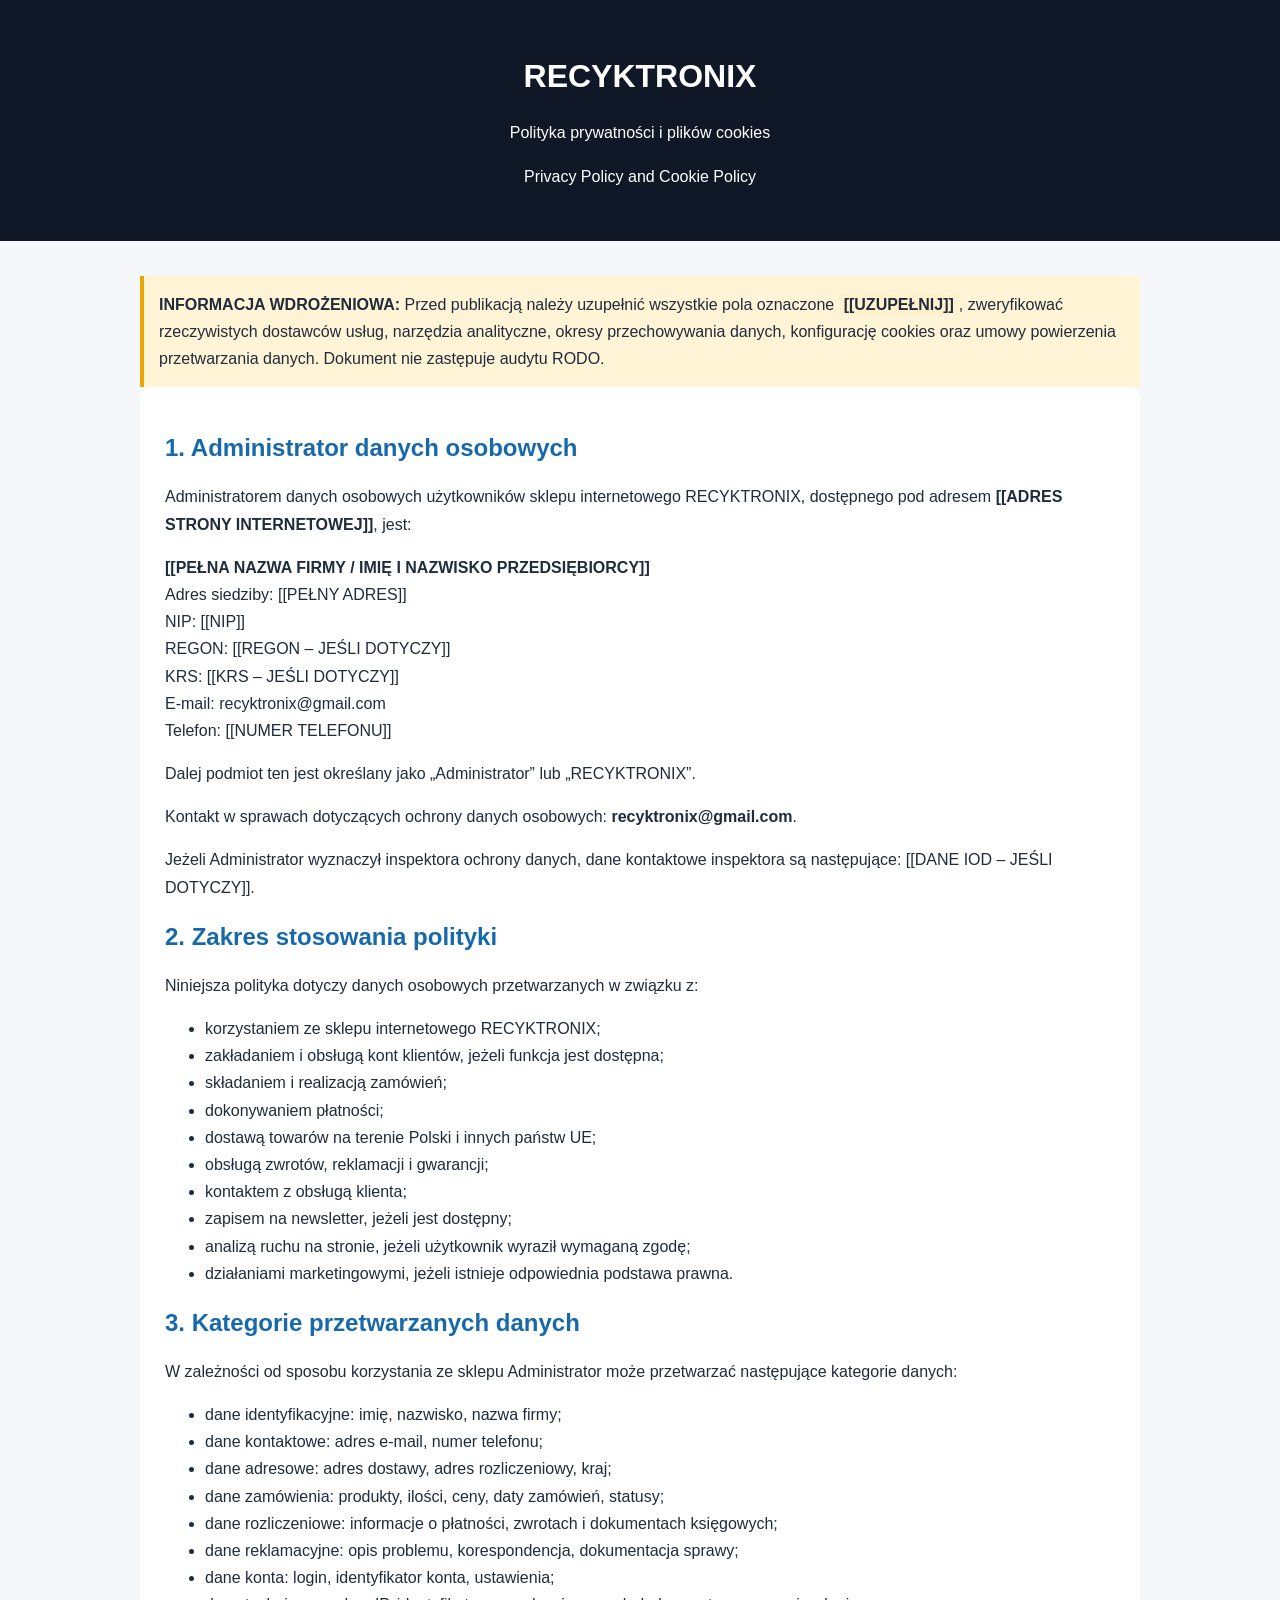
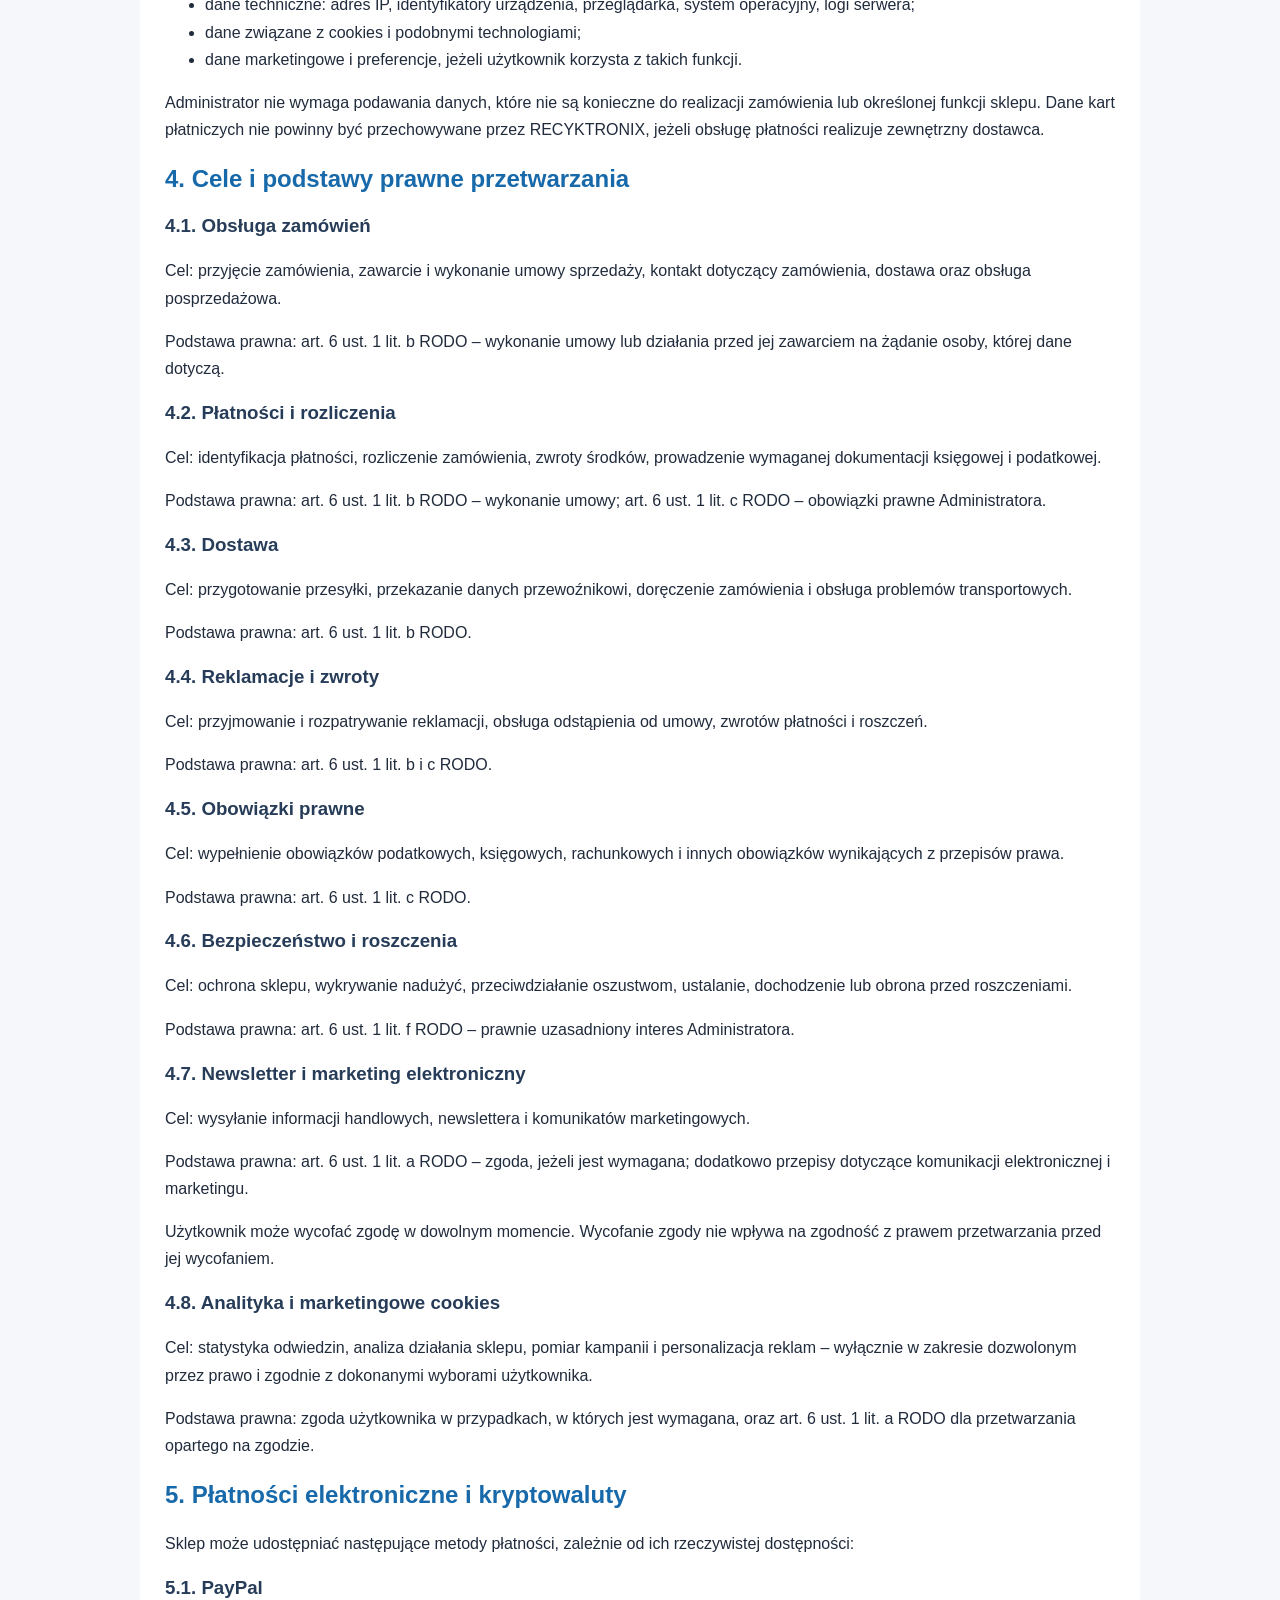
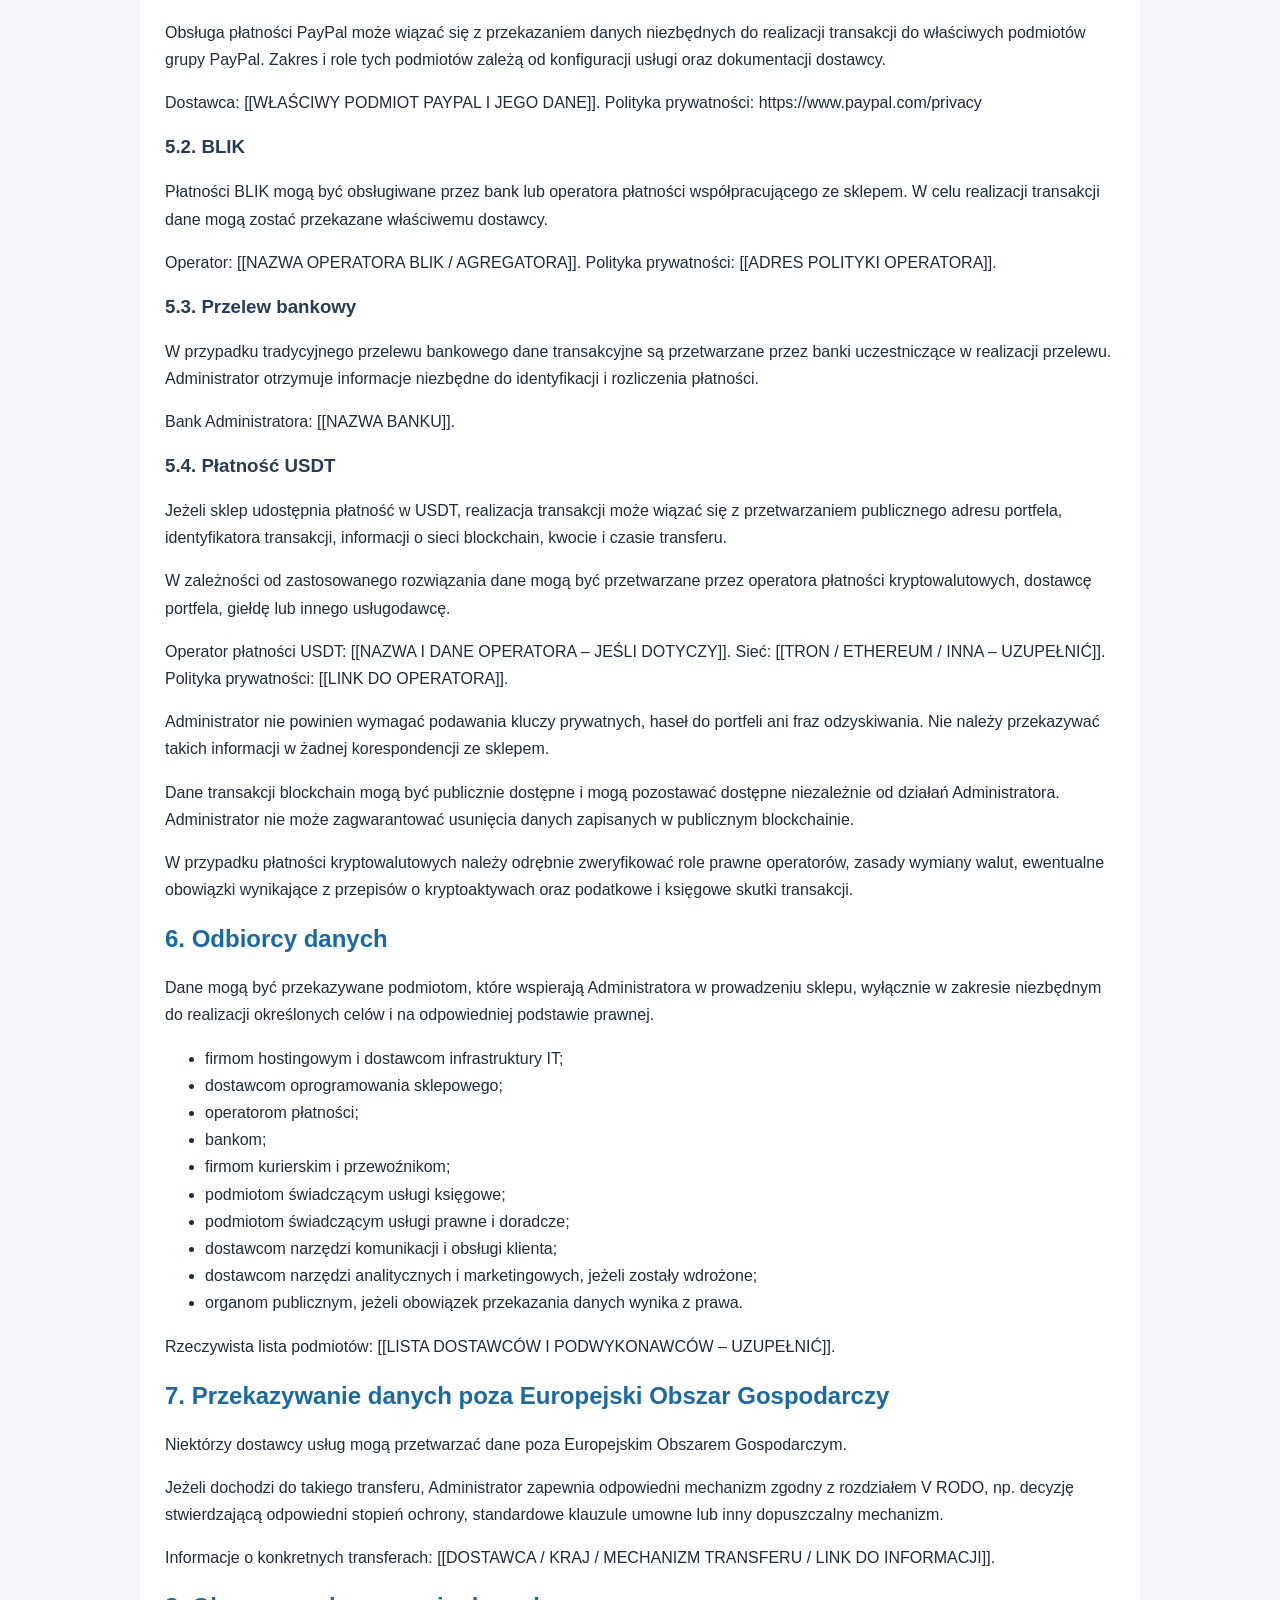
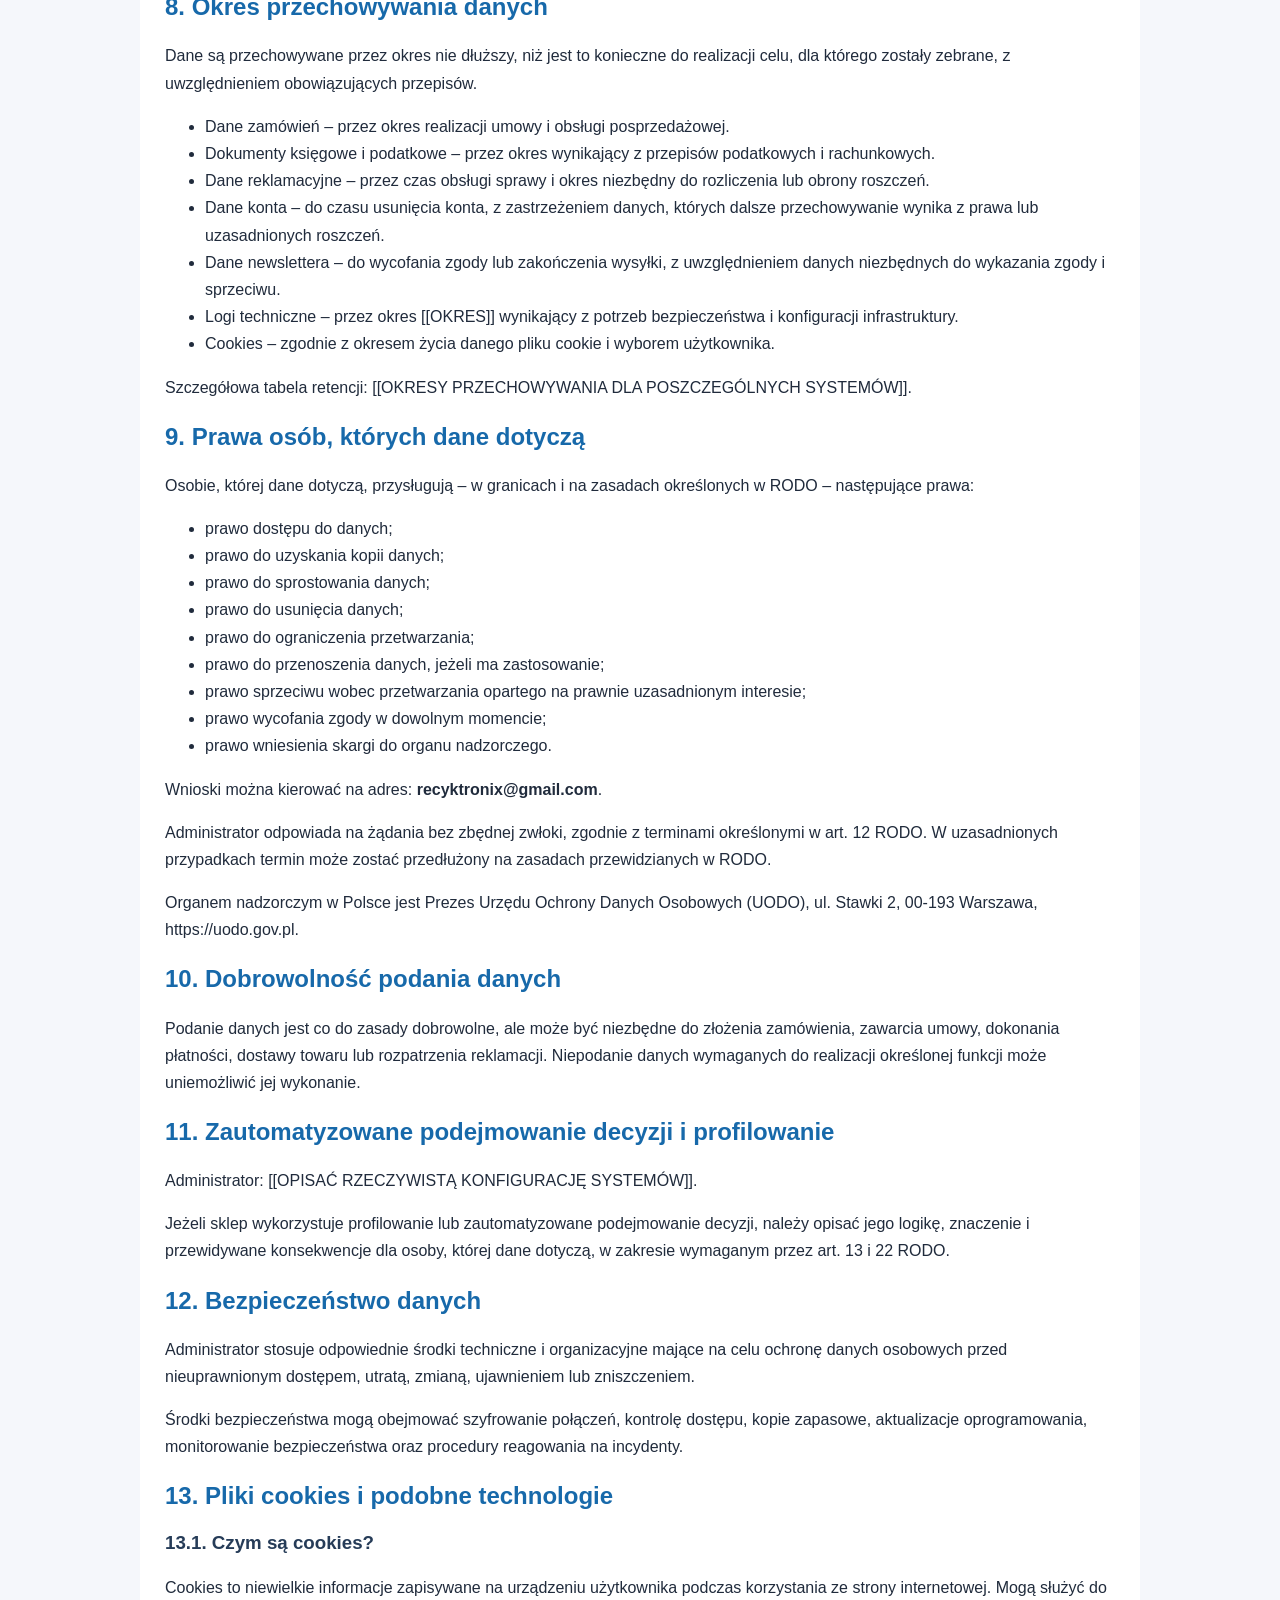
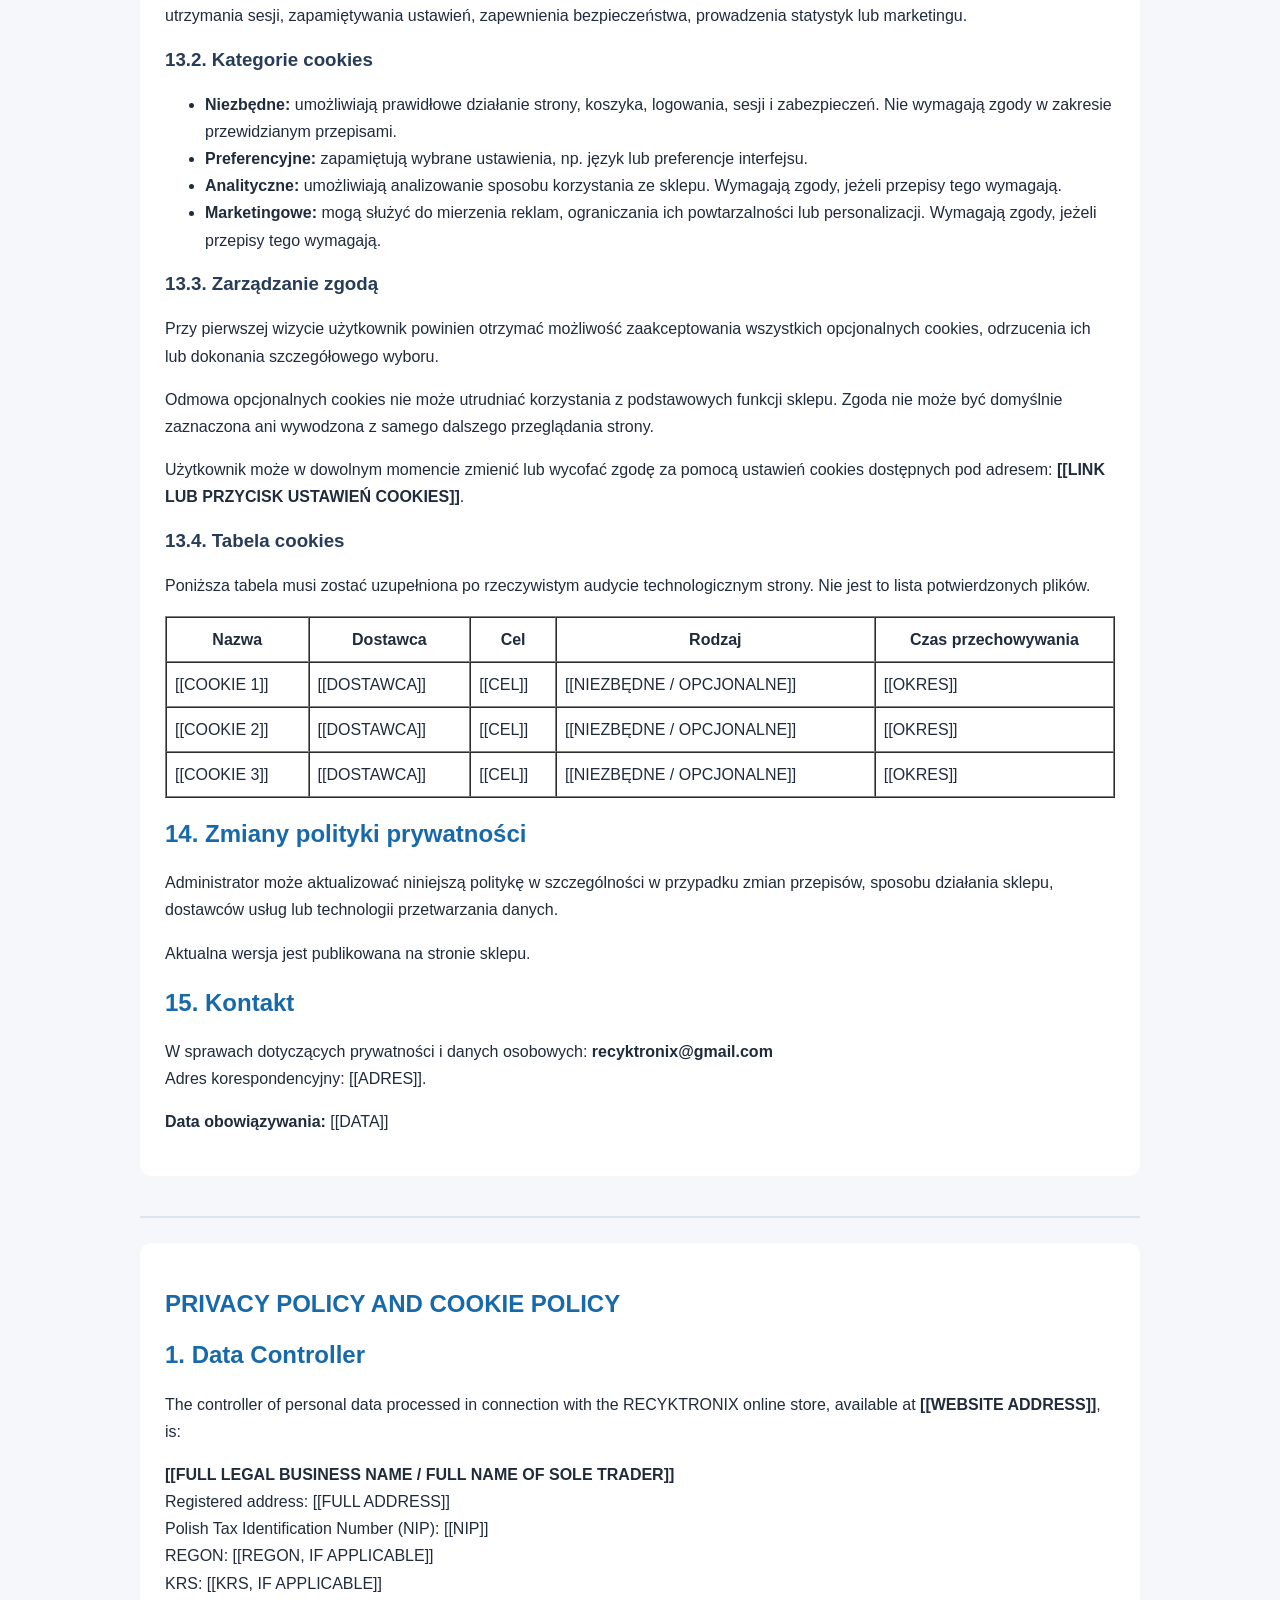
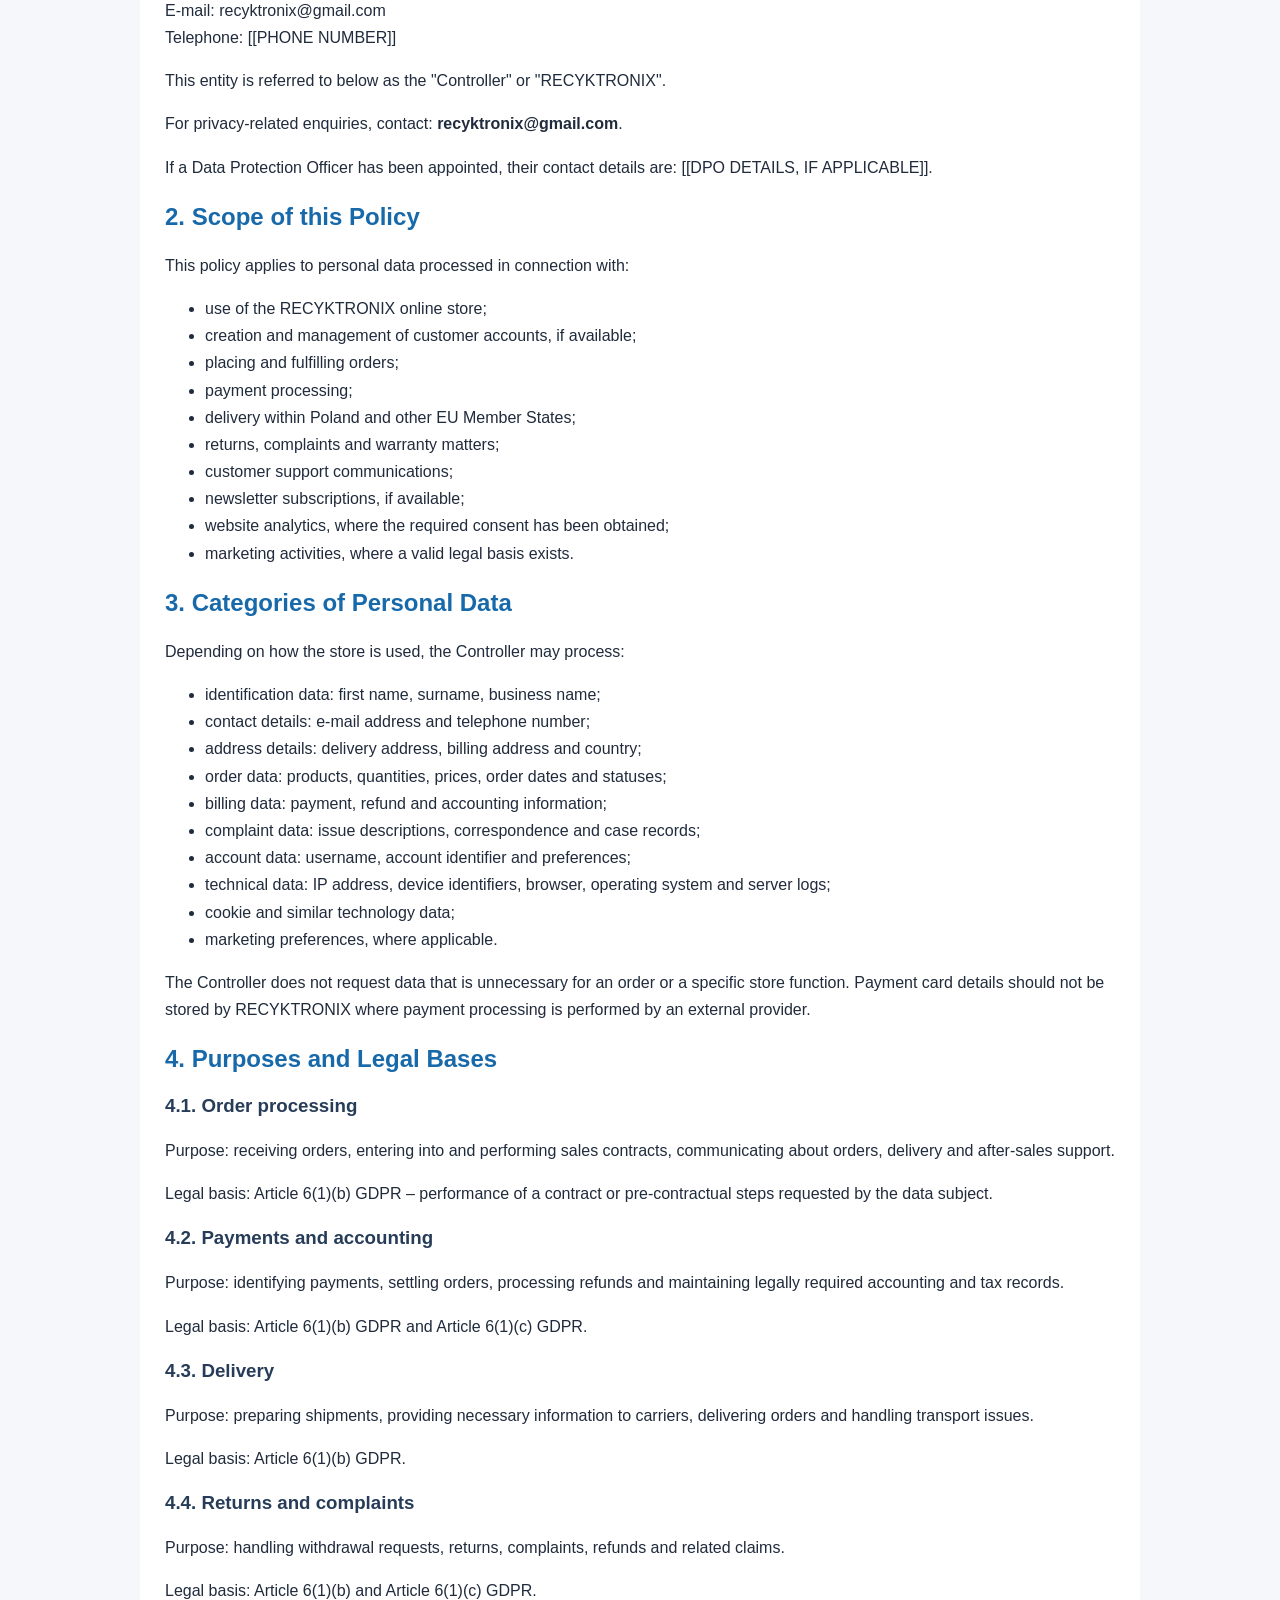
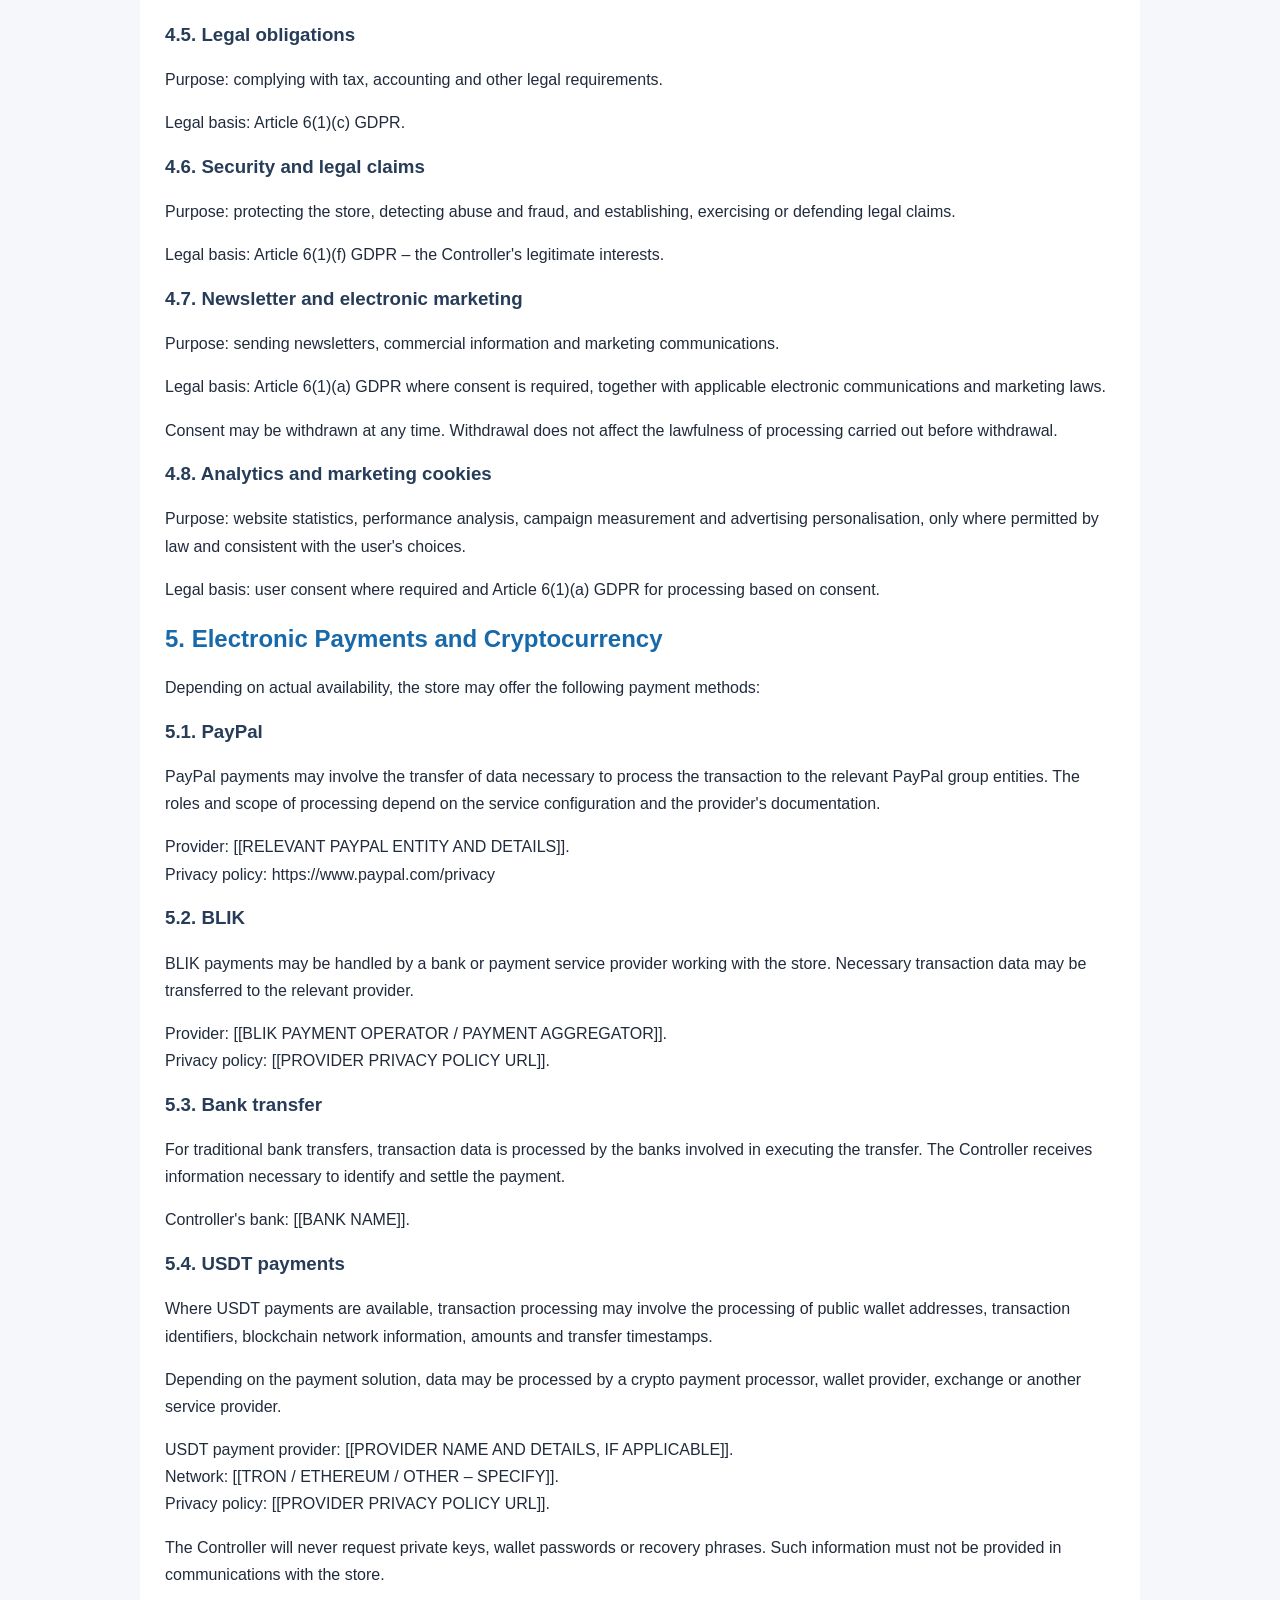
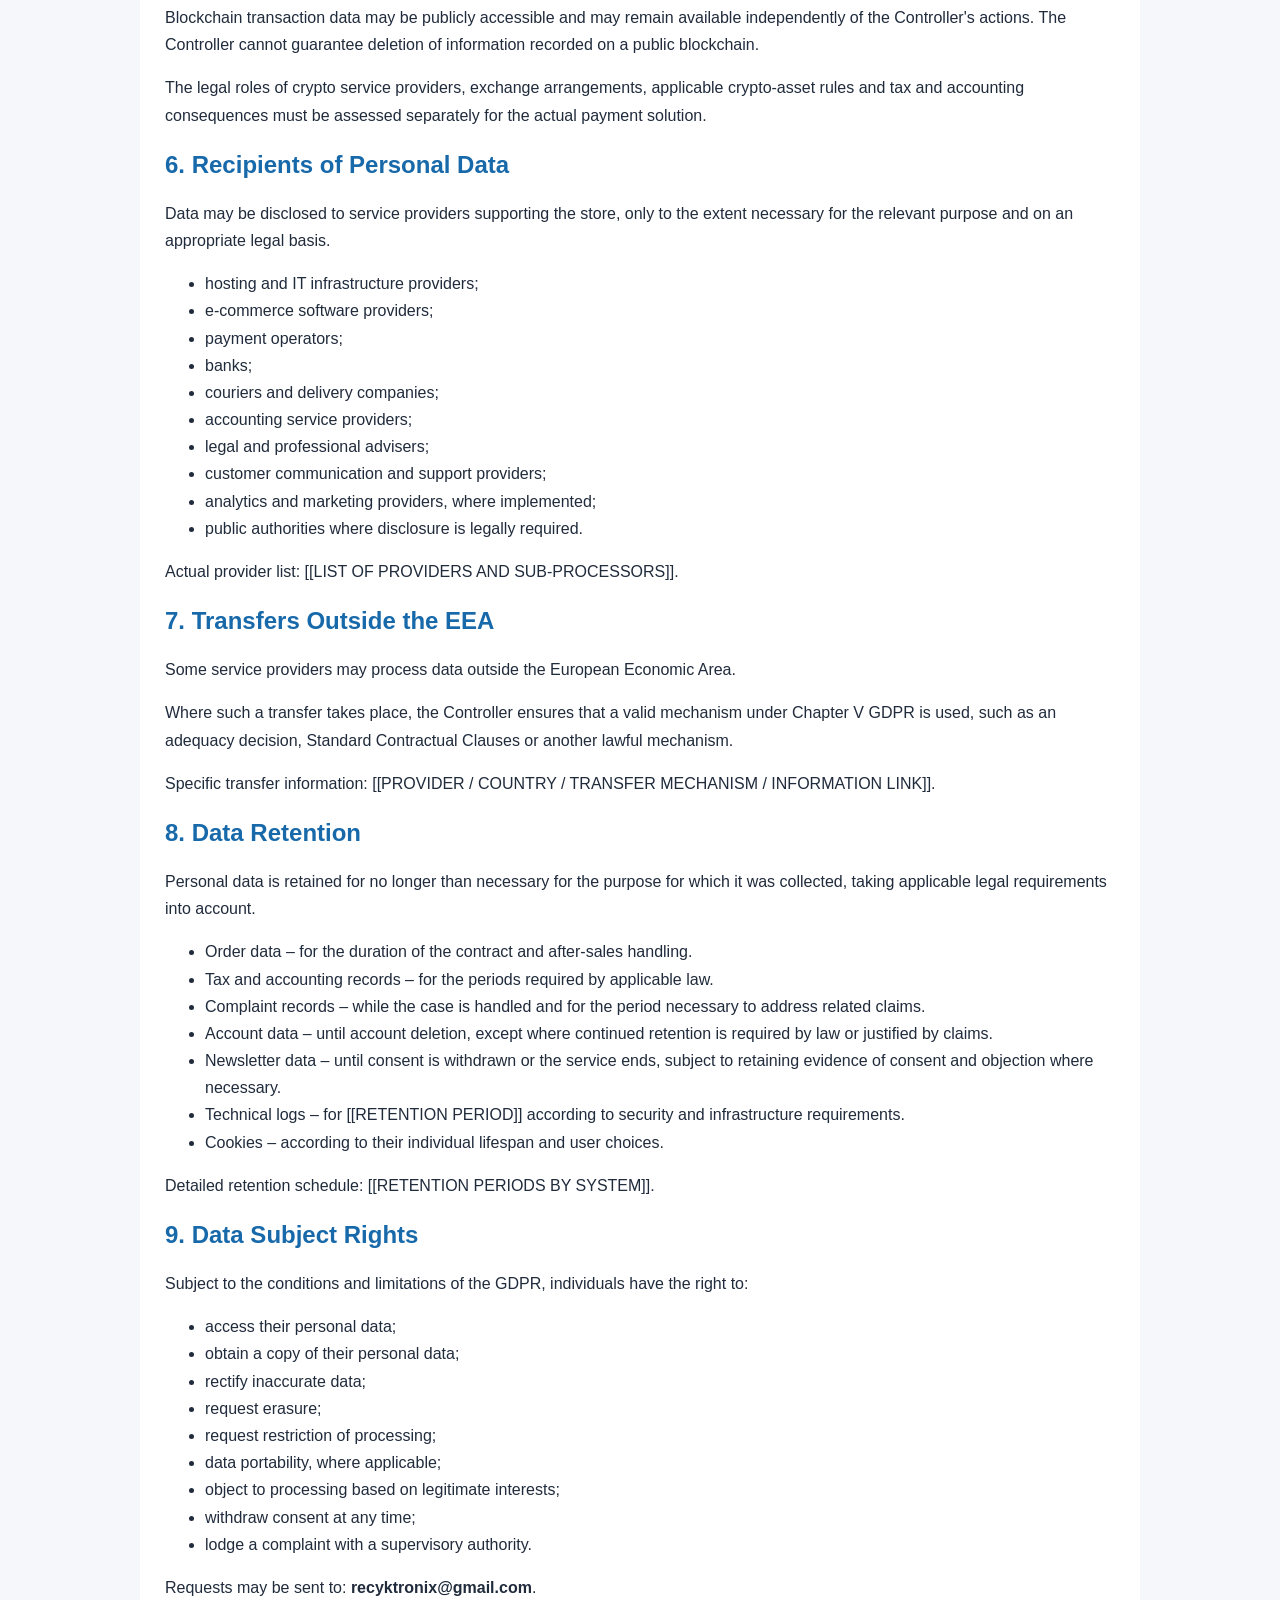
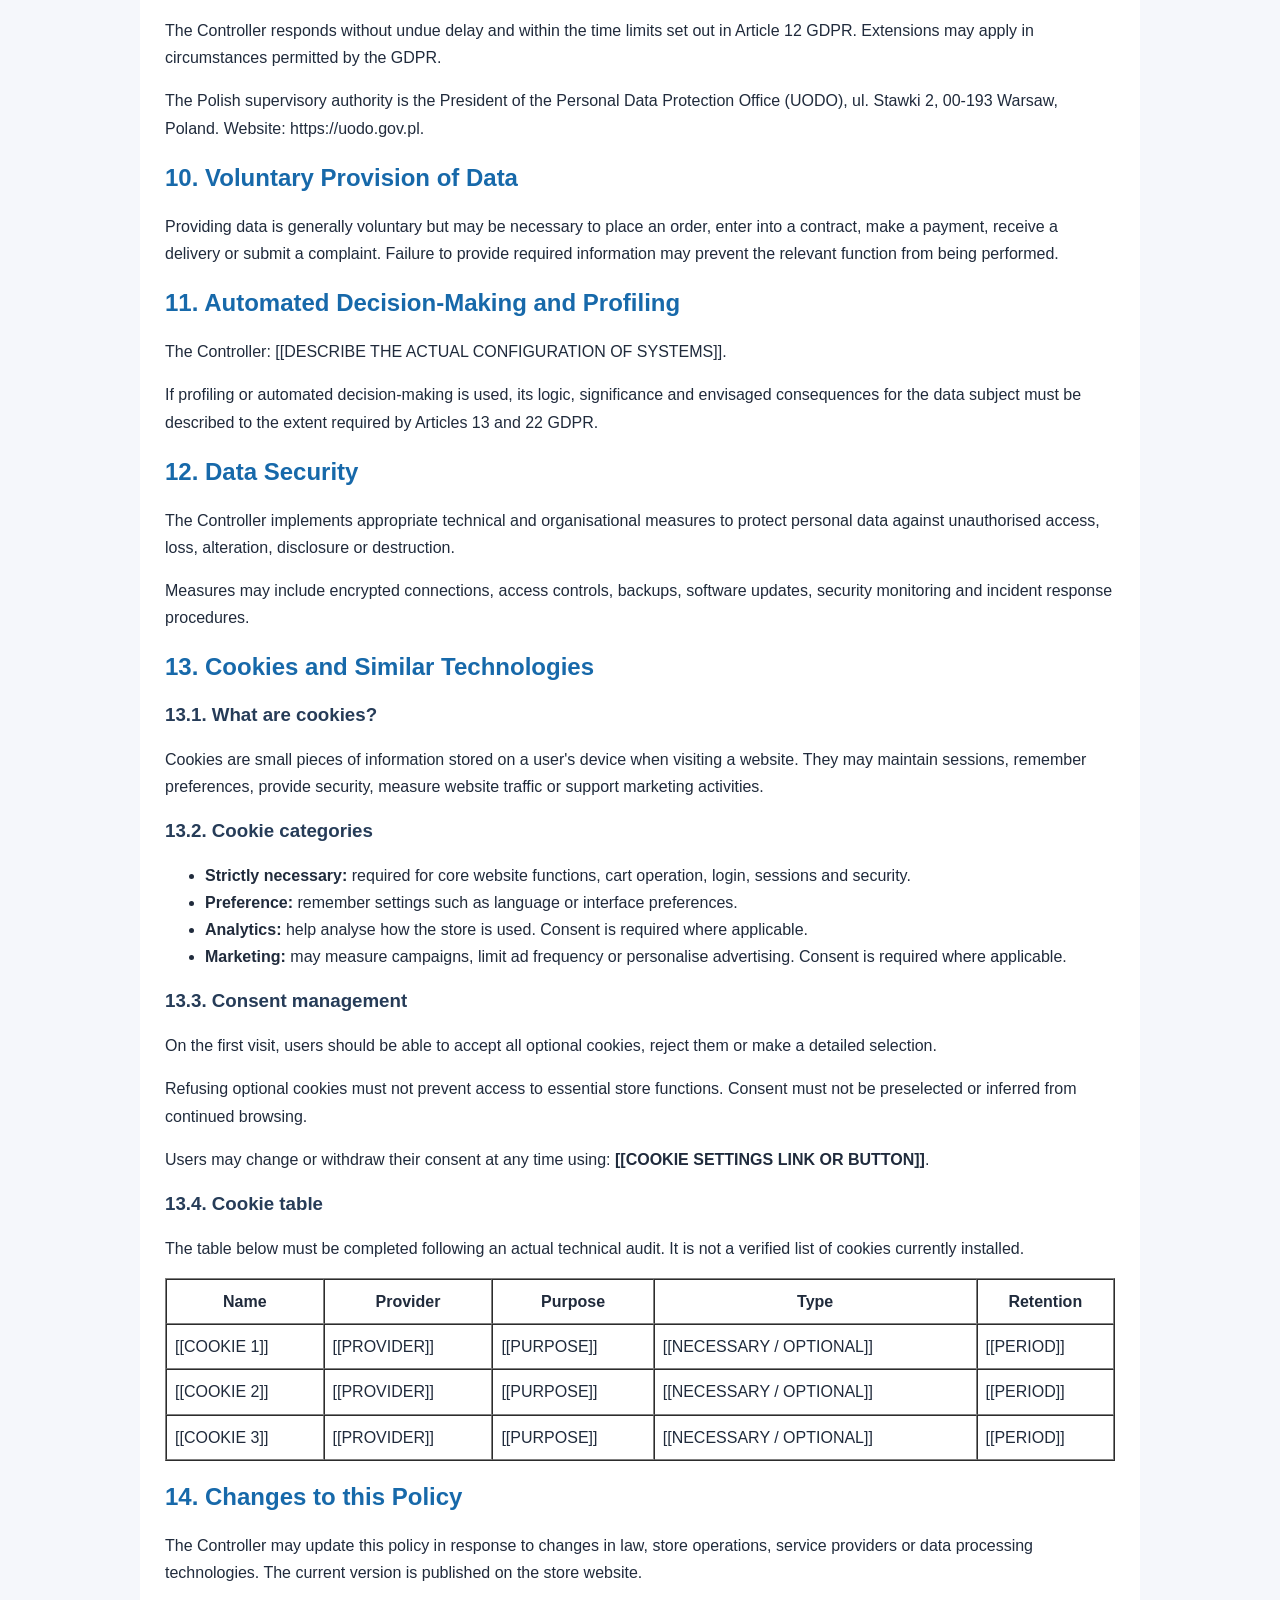
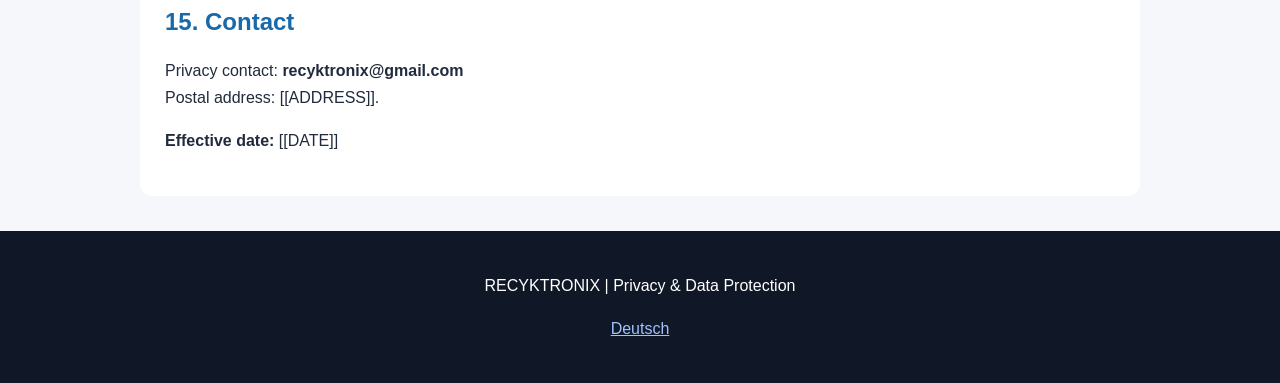
<file: legal/privacy-policy.html>
<!DOCTYPE html>
<html lang="pl">
<head>
<meta charset="UTF-8">
<meta name="viewport" content="width=device-width, initial-scale=1">
<meta name="description" content="Polityka prywatności i cookies sklepu RECYKTRONIX. Informacje o przetwarzaniu danych osobowych zgodnie z RODO i GDPR.">
<title>Polityka prywatności | RECYKTRONIX</title>
<style>
body{margin:0;background:#f5f7fb;color:#202b3c;font:16px/1.7 Arial,sans-serif}
header{background:#101827;color:white;padding:35px 20px;text-align:center}
main{max-width:1000px;margin:35px auto;padding:0 20px}
section{background:white;padding:25px;margin-bottom:20px;border-radius:12px}
h1,h2,h3{line-height:1.3}
h2{color:#1769aa}
h3{color:#263c58}
p,li{overflow-wrap:anywhere}
.notice{background:#fff4d6;padding:15px;border-left:4px solid #e6a700}
.placeholder{background:#fff1cd;padding:2px 5px;font-weight:bold}
footer{background:#101827;color:white;text-align:center;padding:25px}
.lang{border-top:2px solid #dce5ef;margin-top:40px;padding-top:25px}
</style>
</head>
<body>

<header>
<h1>RECYKTRONIX</h1>
<p>Polityka prywatności i plików cookies</p>
<p>Privacy Policy and Cookie Policy</p>
</header>

<main>

<div class="notice">
<strong>INFORMACJA WDROŻENIOWA:</strong>
Przed publikacją należy uzupełnić wszystkie pola oznaczone
<span class="placeholder">[[UZUPEŁNIJ]]</span>, zweryfikować rzeczywistych
dostawców usług, narzędzia analityczne, okresy przechowywania danych,
konfigurację cookies oraz umowy powierzenia przetwarzania danych.
Dokument nie zastępuje audytu RODO.
</div>

<section>
<h2>1. Administrator danych osobowych</h2>

<p>
Administratorem danych osobowych użytkowników sklepu internetowego
RECYKTRONIX, dostępnego pod adresem
<strong>[[ADRES STRONY INTERNETOWEJ]]</strong>, jest:
</p>

<p>
<strong>[[PEŁNA NAZWA FIRMY / IMIĘ I NAZWISKO PRZEDSIĘBIORCY]]</strong><br>
Adres siedziby: [[PEŁNY ADRES]]<br>
NIP: [[NIP]]<br>
REGON: [[REGON – JEŚLI DOTYCZY]]<br>
KRS: [[KRS – JEŚLI DOTYCZY]]<br>
E-mail: recyktronix@gmail.com<br>
Telefon: [[NUMER TELEFONU]]
</p>

<p>
Dalej podmiot ten jest określany jako „Administrator” lub „RECYKTRONIX”.
</p>

<p>
Kontakt w sprawach dotyczących ochrony danych osobowych:
<strong>recyktronix@gmail.com</strong>.
</p>

<p>
Jeżeli Administrator wyznaczył inspektora ochrony danych, dane kontaktowe
inspektora są następujące: [[DANE IOD – JEŚLI DOTYCZY]].
</p>

<h2>2. Zakres stosowania polityki</h2>

<p>
Niniejsza polityka dotyczy danych osobowych przetwarzanych w związku z:
</p>
<ul>
<li>korzystaniem ze sklepu internetowego RECYKTRONIX;</li>
<li>zakładaniem i obsługą kont klientów, jeżeli funkcja jest dostępna;</li>
<li>składaniem i realizacją zamówień;</li>
<li>dokonywaniem płatności;</li>
<li>dostawą towarów na terenie Polski i innych państw UE;</li>
<li>obsługą zwrotów, reklamacji i gwarancji;</li>
<li>kontaktem z obsługą klienta;</li>
<li>zapisem na newsletter, jeżeli jest dostępny;</li>
<li>analizą ruchu na stronie, jeżeli użytkownik wyraził wymaganą zgodę;</li>
<li>działaniami marketingowymi, jeżeli istnieje odpowiednia podstawa prawna.</li>
</ul>

<h2>3. Kategorie przetwarzanych danych</h2>

<p>W zależności od sposobu korzystania ze sklepu Administrator może
przetwarzać następujące kategorie danych:</p>

<ul>
<li>dane identyfikacyjne: imię, nazwisko, nazwa firmy;</li>
<li>dane kontaktowe: adres e-mail, numer telefonu;</li>
<li>dane adresowe: adres dostawy, adres rozliczeniowy, kraj;</li>
<li>dane zamówienia: produkty, ilości, ceny, daty zamówień, statusy;</li>
<li>dane rozliczeniowe: informacje o płatności, zwrotach i dokumentach księgowych;</li>
<li>dane reklamacyjne: opis problemu, korespondencja, dokumentacja sprawy;</li>
<li>dane konta: login, identyfikator konta, ustawienia;</li>
<li>dane techniczne: adres IP, identyfikatory urządzenia, przeglądarka,
system operacyjny, logi serwera;</li>
<li>dane związane z cookies i podobnymi technologiami;</li>
<li>dane marketingowe i preferencje, jeżeli użytkownik korzysta z takich funkcji.</li>
</ul>

<p>
Administrator nie wymaga podawania danych, które nie są konieczne
do realizacji zamówienia lub określonej funkcji sklepu.
Dane kart płatniczych nie powinny być przechowywane przez RECYKTRONIX,
jeżeli obsługę płatności realizuje zewnętrzny dostawca.
</p>

<h2>4. Cele i podstawy prawne przetwarzania</h2>

<h3>4.1. Obsługa zamówień</h3>
<p>
Cel: przyjęcie zamówienia, zawarcie i wykonanie umowy sprzedaży,
kontakt dotyczący zamówienia, dostawa oraz obsługa posprzedażowa.
</p>
<p>
Podstawa prawna: art. 6 ust. 1 lit. b RODO – wykonanie umowy
lub działania przed jej zawarciem na żądanie osoby, której dane dotyczą.
</p>

<h3>4.2. Płatności i rozliczenia</h3>
<p>
Cel: identyfikacja płatności, rozliczenie zamówienia, zwroty środków,
prowadzenie wymaganej dokumentacji księgowej i podatkowej.
</p>
<p>
Podstawa prawna: art. 6 ust. 1 lit. b RODO – wykonanie umowy;
art. 6 ust. 1 lit. c RODO – obowiązki prawne Administratora.
</p>

<h3>4.3. Dostawa</h3>
<p>
Cel: przygotowanie przesyłki, przekazanie danych przewoźnikowi,
doręczenie zamówienia i obsługa problemów transportowych.
</p>
<p>
Podstawa prawna: art. 6 ust. 1 lit. b RODO.
</p>

<h3>4.4. Reklamacje i zwroty</h3>
<p>
Cel: przyjmowanie i rozpatrywanie reklamacji, obsługa odstąpienia
od umowy, zwrotów płatności i roszczeń.
</p>
<p>
Podstawa prawna: art. 6 ust. 1 lit. b i c RODO.
</p>

<h3>4.5. Obowiązki prawne</h3>
<p>
Cel: wypełnienie obowiązków podatkowych, księgowych, rachunkowych
i innych obowiązków wynikających z przepisów prawa.
</p>
<p>
Podstawa prawna: art. 6 ust. 1 lit. c RODO.
</p>

<h3>4.6. Bezpieczeństwo i roszczenia</h3>
<p>
Cel: ochrona sklepu, wykrywanie nadużyć, przeciwdziałanie oszustwom,
ustalanie, dochodzenie lub obrona przed roszczeniami.
</p>
<p>
Podstawa prawna: art. 6 ust. 1 lit. f RODO – prawnie uzasadniony interes
Administratora.
</p>

<h3>4.7. Newsletter i marketing elektroniczny</h3>
<p>
Cel: wysyłanie informacji handlowych, newslettera i komunikatów
marketingowych.
</p>
<p>
Podstawa prawna: art. 6 ust. 1 lit. a RODO – zgoda, jeżeli jest wymagana;
dodatkowo przepisy dotyczące komunikacji elektronicznej i marketingu.
</p>
<p>
Użytkownik może wycofać zgodę w dowolnym momencie. Wycofanie zgody
nie wpływa na zgodność z prawem przetwarzania przed jej wycofaniem.
</p>

<h3>4.8. Analityka i marketingowe cookies</h3>
<p>
Cel: statystyka odwiedzin, analiza działania sklepu, pomiar kampanii
i personalizacja reklam – wyłącznie w zakresie dozwolonym przez prawo
i zgodnie z dokonanymi wyborami użytkownika.
</p>
<p>
Podstawa prawna: zgoda użytkownika w przypadkach, w których jest wymagana,
oraz art. 6 ust. 1 lit. a RODO dla przetwarzania opartego na zgodzie.
</p>

<h2>5. Płatności elektroniczne i kryptowaluty</h2>

<p>
Sklep może udostępniać następujące metody płatności, zależnie od ich
rzeczywistej dostępności:
</p>

<h3>5.1. PayPal</h3>
<p>
Obsługa płatności PayPal może wiązać się z przekazaniem danych
niezbędnych do realizacji transakcji do właściwych podmiotów grupy PayPal.
Zakres i role tych podmiotów zależą od konfiguracji usługi oraz
dokumentacji dostawcy.
</p>
<p>
Dostawca: [[WŁAŚCIWY PODMIOT PAYPAL I JEGO DANE]].
Polityka prywatności: https://www.paypal.com/privacy
</p>

<h3>5.2. BLIK</h3>
<p>
Płatności BLIK mogą być obsługiwane przez bank lub operatora płatności
współpracującego ze sklepem. W celu realizacji transakcji dane mogą
zostać przekazane właściwemu dostawcy.
</p>
<p>
Operator: [[NAZWA OPERATORA BLIK / AGREGATORA]].
Polityka prywatności: [[ADRES POLITYKI OPERATORA]].
</p>

<h3>5.3. Przelew bankowy</h3>
<p>
W przypadku tradycyjnego przelewu bankowego dane transakcyjne
są przetwarzane przez banki uczestniczące w realizacji przelewu.
Administrator otrzymuje informacje niezbędne do identyfikacji
i rozliczenia płatności.
</p>
<p>
Bank Administratora: [[NAZWA BANKU]].
</p>

<h3>5.4. Płatność USDT</h3>
<p>
Jeżeli sklep udostępnia płatność w USDT, realizacja transakcji
może wiązać się z przetwarzaniem publicznego adresu portfela,
identyfikatora transakcji, informacji o sieci blockchain, kwocie
i czasie transferu.
</p>

<p>
W zależności od zastosowanego rozwiązania dane mogą być przetwarzane
przez operatora płatności kryptowalutowych, dostawcę portfela,
giełdę lub innego usługodawcę.
</p>

<p>
Operator płatności USDT: [[NAZWA I DANE OPERATORA – JEŚLI DOTYCZY]].
Sieć: [[TRON / ETHEREUM / INNA – UZUPEŁNIĆ]].
Polityka prywatności: [[LINK DO OPERATORA]].
</p>

<p>
Administrator nie powinien wymagać podawania kluczy prywatnych,
haseł do portfeli ani fraz odzyskiwania. Nie należy przekazywać
takich informacji w żadnej korespondencji ze sklepem.
</p>

<p>
Dane transakcji blockchain mogą być publicznie dostępne i mogą
pozostawać dostępne niezależnie od działań Administratora.
Administrator nie może zagwarantować usunięcia danych zapisanych
w publicznym blockchainie.
</p>

<p>
W przypadku płatności kryptowalutowych należy odrębnie zweryfikować
role prawne operatorów, zasady wymiany walut, ewentualne obowiązki
wynikające z przepisów o kryptoaktywach oraz podatkowe i księgowe
skutki transakcji.
</p>

<h2>6. Odbiorcy danych</h2>

<p>
Dane mogą być przekazywane podmiotom, które wspierają Administratora
w prowadzeniu sklepu, wyłącznie w zakresie niezbędnym do realizacji
określonych celów i na odpowiedniej podstawie prawnej.
</p>

<ul>
<li>firmom hostingowym i dostawcom infrastruktury IT;</li>
<li>dostawcom oprogramowania sklepowego;</li>
<li>operatorom płatności;</li>
<li>bankom;</li>
<li>firmom kurierskim i przewoźnikom;</li>
<li>podmiotom świadczącym usługi księgowe;</li>
<li>podmiotom świadczącym usługi prawne i doradcze;</li>
<li>dostawcom narzędzi komunikacji i obsługi klienta;</li>
<li>dostawcom narzędzi analitycznych i marketingowych, jeżeli zostały wdrożone;</li>
<li>organom publicznym, jeżeli obowiązek przekazania danych wynika z prawa.</li>
</ul>

<p>
Rzeczywista lista podmiotów:
[[LISTA DOSTAWCÓW I PODWYKONAWCÓW – UZUPEŁNIĆ]].
</p>

<h2>7. Przekazywanie danych poza Europejski Obszar Gospodarczy</h2>

<p>
Niektórzy dostawcy usług mogą przetwarzać dane poza Europejskim
Obszarem Gospodarczym.
</p>

<p>
Jeżeli dochodzi do takiego transferu, Administrator zapewnia
odpowiedni mechanizm zgodny z rozdziałem V RODO, np. decyzję
stwierdzającą odpowiedni stopień ochrony, standardowe klauzule
umowne lub inny dopuszczalny mechanizm.
</p>

<p>
Informacje o konkretnych transferach:
[[DOSTAWCA / KRAJ / MECHANIZM TRANSFERU / LINK DO INFORMACJI]].
</p>

<h2>8. Okres przechowywania danych</h2>

<p>Dane są przechowywane przez okres nie dłuższy, niż jest to
konieczne do realizacji celu, dla którego zostały zebrane,
z uwzględnieniem obowiązujących przepisów.</p>

<ul>
<li>Dane zamówień – przez okres realizacji umowy i obsługi posprzedażowej.</li>
<li>Dokumenty księgowe i podatkowe – przez okres wynikający z przepisów
podatkowych i rachunkowych.</li>
<li>Dane reklamacyjne – przez czas obsługi sprawy i okres niezbędny
do rozliczenia lub obrony roszczeń.</li>
<li>Dane konta – do czasu usunięcia konta, z zastrzeżeniem danych,
których dalsze przechowywanie wynika z prawa lub uzasadnionych roszczeń.</li>
<li>Dane newslettera – do wycofania zgody lub zakończenia wysyłki,
z uwzględnieniem danych niezbędnych do wykazania zgody i sprzeciwu.</li>
<li>Logi techniczne – przez okres [[OKRES]] wynikający z potrzeb
bezpieczeństwa i konfiguracji infrastruktury.</li>
<li>Cookies – zgodnie z okresem życia danego pliku cookie
i wyborem użytkownika.</li>
</ul>

<p>
Szczegółowa tabela retencji:
[[OKRESY PRZECHOWYWANIA DLA POSZCZEGÓLNYCH SYSTEMÓW]].
</p>

<h2>9. Prawa osób, których dane dotyczą</h2>

<p>
Osobie, której dane dotyczą, przysługują – w granicach i na zasadach
określonych w RODO – następujące prawa:
</p>

<ul>
<li>prawo dostępu do danych;</li>
<li>prawo do uzyskania kopii danych;</li>
<li>prawo do sprostowania danych;</li>
<li>prawo do usunięcia danych;</li>
<li>prawo do ograniczenia przetwarzania;</li>
<li>prawo do przenoszenia danych, jeżeli ma zastosowanie;</li>
<li>prawo sprzeciwu wobec przetwarzania opartego na prawnie
uzasadnionym interesie;</li>
<li>prawo wycofania zgody w dowolnym momencie;</li>
<li>prawo wniesienia skargi do organu nadzorczego.</li>
</ul>

<p>
Wnioski można kierować na adres:
<strong>recyktronix@gmail.com</strong>.
</p>

<p>
Administrator odpowiada na żądania bez zbędnej zwłoki, zgodnie
z terminami określonymi w art. 12 RODO. W uzasadnionych przypadkach
termin może zostać przedłużony na zasadach przewidzianych w RODO.
</p>

<p>
Organem nadzorczym w Polsce jest Prezes Urzędu Ochrony Danych
Osobowych (UODO), ul. Stawki 2, 00-193 Warszawa,
https://uodo.gov.pl.
</p>

<h2>10. Dobrowolność podania danych</h2>

<p>
Podanie danych jest co do zasady dobrowolne, ale może być niezbędne
do złożenia zamówienia, zawarcia umowy, dokonania płatności,
dostawy towaru lub rozpatrzenia reklamacji.
Niepodanie danych wymaganych do realizacji określonej funkcji
może uniemożliwić jej wykonanie.
</p>

<h2>11. Zautomatyzowane podejmowanie decyzji i profilowanie</h2>

<p>
Administrator:
[[OPISAĆ RZECZYWISTĄ KONFIGURACJĘ SYSTEMÓW]].
</p>

<p>
Jeżeli sklep wykorzystuje profilowanie lub zautomatyzowane
podejmowanie decyzji, należy opisać jego logikę, znaczenie
i przewidywane konsekwencje dla osoby, której dane dotyczą,
w zakresie wymaganym przez art. 13 i 22 RODO.
</p>

<h2>12. Bezpieczeństwo danych</h2>

<p>
Administrator stosuje odpowiednie środki techniczne i organizacyjne
mające na celu ochronę danych osobowych przed nieuprawnionym dostępem,
utratą, zmianą, ujawnieniem lub zniszczeniem.
</p>

<p>
Środki bezpieczeństwa mogą obejmować szyfrowanie połączeń,
kontrolę dostępu, kopie zapasowe, aktualizacje oprogramowania,
monitorowanie bezpieczeństwa oraz procedury reagowania na incydenty.
</p>

<h2>13. Pliki cookies i podobne technologie</h2>

<h3>13.1. Czym są cookies?</h3>
<p>
Cookies to niewielkie informacje zapisywane na urządzeniu użytkownika
podczas korzystania ze strony internetowej. Mogą służyć do utrzymania
sesji, zapamiętywania ustawień, zapewnienia bezpieczeństwa,
prowadzenia statystyk lub marketingu.
</p>

<h3>13.2. Kategorie cookies</h3>

<ul>
<li><strong>Niezbędne:</strong> umożliwiają prawidłowe działanie strony,
koszyka, logowania, sesji i zabezpieczeń. Nie wymagają zgody
w zakresie przewidzianym przepisami.</li>
<li><strong>Preferencyjne:</strong> zapamiętują wybrane ustawienia,
np. język lub preferencje interfejsu.</li>
<li><strong>Analityczne:</strong> umożliwiają analizowanie sposobu
korzystania ze sklepu. Wymagają zgody, jeżeli przepisy tego wymagają.</li>
<li><strong>Marketingowe:</strong> mogą służyć do mierzenia reklam,
ograniczania ich powtarzalności lub personalizacji. Wymagają zgody,
jeżeli przepisy tego wymagają.</li>
</ul>

<h3>13.3. Zarządzanie zgodą</h3>
<p>
Przy pierwszej wizycie użytkownik powinien otrzymać możliwość
zaakceptowania wszystkich opcjonalnych cookies, odrzucenia ich
lub dokonania szczegółowego wyboru.
</p>

<p>
Odmowa opcjonalnych cookies nie może utrudniać korzystania
z podstawowych funkcji sklepu. Zgoda nie może być domyślnie
zaznaczona ani wywodzona z samego dalszego przeglądania strony.
</p>

<p>
Użytkownik może w dowolnym momencie zmienić lub wycofać zgodę
za pomocą ustawień cookies dostępnych pod adresem:
<strong>[[LINK LUB PRZYCISK USTAWIEŃ COOKIES]]</strong>.
</p>

<h3>13.4. Tabela cookies</h3>

<p>
Poniższa tabela musi zostać uzupełniona po rzeczywistym audycie
technologicznym strony. Nie jest to lista potwierdzonych plików.
</p>

<table border="1" cellpadding="8" cellspacing="0" width="100%">
<thead>
<tr>
<th>Nazwa</th>
<th>Dostawca</th>
<th>Cel</th>
<th>Rodzaj</th>
<th>Czas przechowywania</th>
</tr>
</thead>
<tbody>
<tr>
<td>[[COOKIE 1]]</td>
<td>[[DOSTAWCA]]</td>
<td>[[CEL]]</td>
<td>[[NIEZBĘDNE / OPCJONALNE]]</td>
<td>[[OKRES]]</td>
</tr>
<tr>
<td>[[COOKIE 2]]</td>
<td>[[DOSTAWCA]]</td>
<td>[[CEL]]</td>
<td>[[NIEZBĘDNE / OPCJONALNE]]</td>
<td>[[OKRES]]</td>
</tr>
<tr>
<td>[[COOKIE 3]]</td>
<td>[[DOSTAWCA]]</td>
<td>[[CEL]]</td>
<td>[[NIEZBĘDNE / OPCJONALNE]]</td>
<td>[[OKRES]]</td>
</tr>
</tbody>
</table>

<h2>14. Zmiany polityki prywatności</h2>
<p>
Administrator może aktualizować niniejszą politykę w szczególności
w przypadku zmian przepisów, sposobu działania sklepu, dostawców
usług lub technologii przetwarzania danych.
</p>
<p>
Aktualna wersja jest publikowana na stronie sklepu.
</p>

<h2>15. Kontakt</h2>
<p>
W sprawach dotyczących prywatności i danych osobowych:
<strong>recyktronix@gmail.com</strong><br>
Adres korespondencyjny: [[ADRES]].
</p>

<p><strong>Data obowiązywania:</strong> [[DATA]]</p>
</section>


<div class="lang" lang="en">

<section>
<h2>PRIVACY POLICY AND COOKIE POLICY</h2>

<h2>1. Data Controller</h2>

<p>
The controller of personal data processed in connection with the
RECYKTRONIX online store, available at
<strong>[[WEBSITE ADDRESS]]</strong>, is:
</p>

<p>
<strong>[[FULL LEGAL BUSINESS NAME / FULL NAME OF SOLE TRADER]]</strong><br>
Registered address: [[FULL ADDRESS]]<br>
Polish Tax Identification Number (NIP): [[NIP]]<br>
REGON: [[REGON, IF APPLICABLE]]<br>
KRS: [[KRS, IF APPLICABLE]]<br>
E-mail: recyktronix@gmail.com<br>
Telephone: [[PHONE NUMBER]]
</p>

<p>
This entity is referred to below as the "Controller" or "RECYKTRONIX".
</p>

<p>
For privacy-related enquiries, contact:
<strong>recyktronix@gmail.com</strong>.
</p>

<p>
If a Data Protection Officer has been appointed, their contact details
are: [[DPO DETAILS, IF APPLICABLE]].
</p>

<h2>2. Scope of this Policy</h2>

<p>
This policy applies to personal data processed in connection with:
</p>
<ul>
<li>use of the RECYKTRONIX online store;</li>
<li>creation and management of customer accounts, if available;</li>
<li>placing and fulfilling orders;</li>
<li>payment processing;</li>
<li>delivery within Poland and other EU Member States;</li>
<li>returns, complaints and warranty matters;</li>
<li>customer support communications;</li>
<li>newsletter subscriptions, if available;</li>
<li>website analytics, where the required consent has been obtained;</li>
<li>marketing activities, where a valid legal basis exists.</li>
</ul>

<h2>3. Categories of Personal Data</h2>

<p>Depending on how the store is used, the Controller may process:</p>
<ul>
<li>identification data: first name, surname, business name;</li>
<li>contact details: e-mail address and telephone number;</li>
<li>address details: delivery address, billing address and country;</li>
<li>order data: products, quantities, prices, order dates and statuses;</li>
<li>billing data: payment, refund and accounting information;</li>
<li>complaint data: issue descriptions, correspondence and case records;</li>
<li>account data: username, account identifier and preferences;</li>
<li>technical data: IP address, device identifiers, browser, operating
system and server logs;</li>
<li>cookie and similar technology data;</li>
<li>marketing preferences, where applicable.</li>
</ul>

<p>
The Controller does not request data that is unnecessary for an order
or a specific store function. Payment card details should not be stored
by RECYKTRONIX where payment processing is performed by an external provider.
</p>

<h2>4. Purposes and Legal Bases</h2>

<h3>4.1. Order processing</h3>
<p>
Purpose: receiving orders, entering into and performing sales contracts,
communicating about orders, delivery and after-sales support.
</p>
<p>
Legal basis: Article 6(1)(b) GDPR – performance of a contract or
pre-contractual steps requested by the data subject.
</p>

<h3>4.2. Payments and accounting</h3>
<p>
Purpose: identifying payments, settling orders, processing refunds
and maintaining legally required accounting and tax records.
</p>
<p>
Legal basis: Article 6(1)(b) GDPR and Article 6(1)(c) GDPR.
</p>

<h3>4.3. Delivery</h3>
<p>
Purpose: preparing shipments, providing necessary information to
carriers, delivering orders and handling transport issues.
</p>
<p>
Legal basis: Article 6(1)(b) GDPR.
</p>

<h3>4.4. Returns and complaints</h3>
<p>
Purpose: handling withdrawal requests, returns, complaints,
refunds and related claims.
</p>
<p>
Legal basis: Article 6(1)(b) and Article 6(1)(c) GDPR.
</p>

<h3>4.5. Legal obligations</h3>
<p>
Purpose: complying with tax, accounting and other legal requirements.
</p>
<p>
Legal basis: Article 6(1)(c) GDPR.
</p>

<h3>4.6. Security and legal claims</h3>
<p>
Purpose: protecting the store, detecting abuse and fraud, and
establishing, exercising or defending legal claims.
</p>
<p>
Legal basis: Article 6(1)(f) GDPR – the Controller's legitimate interests.
</p>

<h3>4.7. Newsletter and electronic marketing</h3>
<p>
Purpose: sending newsletters, commercial information and marketing
communications.
</p>
<p>
Legal basis: Article 6(1)(a) GDPR where consent is required, together
with applicable electronic communications and marketing laws.
</p>
<p>
Consent may be withdrawn at any time. Withdrawal does not affect
the lawfulness of processing carried out before withdrawal.
</p>

<h3>4.8. Analytics and marketing cookies</h3>
<p>
Purpose: website statistics, performance analysis, campaign measurement
and advertising personalisation, only where permitted by law and
consistent with the user's choices.
</p>
<p>
Legal basis: user consent where required and Article 6(1)(a) GDPR
for processing based on consent.
</p>

<h2>5. Electronic Payments and Cryptocurrency</h2>

<p>
Depending on actual availability, the store may offer the following
payment methods:
</p>

<h3>5.1. PayPal</h3>
<p>
PayPal payments may involve the transfer of data necessary to process
the transaction to the relevant PayPal group entities. The roles
and scope of processing depend on the service configuration and
the provider's documentation.
</p>
<p>
Provider: [[RELEVANT PAYPAL ENTITY AND DETAILS]].<br>
Privacy policy: https://www.paypal.com/privacy
</p>

<h3>5.2. BLIK</h3>
<p>
BLIK payments may be handled by a bank or payment service provider
working with the store. Necessary transaction data may be transferred
to the relevant provider.
</p>
<p>
Provider: [[BLIK PAYMENT OPERATOR / PAYMENT AGGREGATOR]].<br>
Privacy policy: [[PROVIDER PRIVACY POLICY URL]].
</p>

<h3>5.3. Bank transfer</h3>
<p>
For traditional bank transfers, transaction data is processed by
the banks involved in executing the transfer. The Controller receives
information necessary to identify and settle the payment.
</p>
<p>
Controller's bank: [[BANK NAME]].
</p>

<h3>5.4. USDT payments</h3>
<p>
Where USDT payments are available, transaction processing may involve
the processing of public wallet addresses, transaction identifiers,
blockchain network information, amounts and transfer timestamps.
</p>

<p>
Depending on the payment solution, data may be processed by a crypto
payment processor, wallet provider, exchange or another service provider.
</p>

<p>
USDT payment provider: [[PROVIDER NAME AND DETAILS, IF APPLICABLE]].<br>
Network: [[TRON / ETHEREUM / OTHER – SPECIFY]].<br>
Privacy policy: [[PROVIDER PRIVACY POLICY URL]].
</p>

<p>
The Controller will never request private keys, wallet passwords
or recovery phrases. Such information must not be provided in
communications with the store.
</p>

<p>
Blockchain transaction data may be publicly accessible and may remain
available independently of the Controller's actions. The Controller
cannot guarantee deletion of information recorded on a public blockchain.
</p>

<p>
The legal roles of crypto service providers, exchange arrangements,
applicable crypto-asset rules and tax and accounting consequences
must be assessed separately for the actual payment solution.
</p>

<h2>6. Recipients of Personal Data</h2>

<p>
Data may be disclosed to service providers supporting the store,
only to the extent necessary for the relevant purpose and on
an appropriate legal basis.
</p>

<ul>
<li>hosting and IT infrastructure providers;</li>
<li>e-commerce software providers;</li>
<li>payment operators;</li>
<li>banks;</li>
<li>couriers and delivery companies;</li>
<li>accounting service providers;</li>
<li>legal and professional advisers;</li>
<li>customer communication and support providers;</li>
<li>analytics and marketing providers, where implemented;</li>
<li>public authorities where disclosure is legally required.</li>
</ul>

<p>
Actual provider list: [[LIST OF PROVIDERS AND SUB-PROCESSORS]].
</p>

<h2>7. Transfers Outside the EEA</h2>

<p>
Some service providers may process data outside the European
Economic Area.
</p>

<p>
Where such a transfer takes place, the Controller ensures that
a valid mechanism under Chapter V GDPR is used, such as an adequacy
decision, Standard Contractual Clauses or another lawful mechanism.
</p>

<p>
Specific transfer information:
[[PROVIDER / COUNTRY / TRANSFER MECHANISM / INFORMATION LINK]].
</p>

<h2>8. Data Retention</h2>

<p>
Personal data is retained for no longer than necessary for the
purpose for which it was collected, taking applicable legal
requirements into account.
</p>

<ul>
<li>Order data – for the duration of the contract and after-sales handling.</li>
<li>Tax and accounting records – for the periods required by applicable law.</li>
<li>Complaint records – while the case is handled and for the period
necessary to address related claims.</li>
<li>Account data – until account deletion, except where continued
retention is required by law or justified by claims.</li>
<li>Newsletter data – until consent is withdrawn or the service ends,
subject to retaining evidence of consent and objection where necessary.</li>
<li>Technical logs – for [[RETENTION PERIOD]] according to security
and infrastructure requirements.</li>
<li>Cookies – according to their individual lifespan and user choices.</li>
</ul>

<p>
Detailed retention schedule: [[RETENTION PERIODS BY SYSTEM]].
</p>

<h2>9. Data Subject Rights</h2>

<p>
Subject to the conditions and limitations of the GDPR, individuals
have the right to:
</p>

<ul>
<li>access their personal data;</li>
<li>obtain a copy of their personal data;</li>
<li>rectify inaccurate data;</li>
<li>request erasure;</li>
<li>request restriction of processing;</li>
<li>data portability, where applicable;</li>
<li>object to processing based on legitimate interests;</li>
<li>withdraw consent at any time;</li>
<li>lodge a complaint with a supervisory authority.</li>
</ul>

<p>
Requests may be sent to: <strong>recyktronix@gmail.com</strong>.
</p>

<p>
The Controller responds without undue delay and within the time limits
set out in Article 12 GDPR. Extensions may apply in circumstances
permitted by the GDPR.
</p>

<p>
The Polish supervisory authority is the President of the Personal
Data Protection Office (UODO), ul. Stawki 2, 00-193 Warsaw, Poland.
Website: https://uodo.gov.pl.
</p>

<h2>10. Voluntary Provision of Data</h2>

<p>
Providing data is generally voluntary but may be necessary to place
an order, enter into a contract, make a payment, receive a delivery
or submit a complaint. Failure to provide required information
may prevent the relevant function from being performed.
</p>

<h2>11. Automated Decision-Making and Profiling</h2>

<p>
The Controller:
[[DESCRIBE THE ACTUAL CONFIGURATION OF SYSTEMS]].
</p>

<p>
If profiling or automated decision-making is used, its logic,
significance and envisaged consequences for the data subject must
be described to the extent required by Articles 13 and 22 GDPR.
</p>

<h2>12. Data Security</h2>

<p>
The Controller implements appropriate technical and organisational
measures to protect personal data against unauthorised access,
loss, alteration, disclosure or destruction.
</p>

<p>
Measures may include encrypted connections, access controls,
backups, software updates, security monitoring and incident
response procedures.
</p>

<h2>13. Cookies and Similar Technologies</h2>

<h3>13.1. What are cookies?</h3>
<p>
Cookies are small pieces of information stored on a user's device
when visiting a website. They may maintain sessions, remember
preferences, provide security, measure website traffic or support
marketing activities.
</p>

<h3>13.2. Cookie categories</h3>
<ul>
<li><strong>Strictly necessary:</strong> required for core website
functions, cart operation, login, sessions and security.</li>
<li><strong>Preference:</strong> remember settings such as language
or interface preferences.</li>
<li><strong>Analytics:</strong> help analyse how the store is used.
Consent is required where applicable.</li>
<li><strong>Marketing:</strong> may measure campaigns, limit ad
frequency or personalise advertising. Consent is required where applicable.</li>
</ul>

<h3>13.3. Consent management</h3>
<p>
On the first visit, users should be able to accept all optional cookies,
reject them or make a detailed selection.
</p>

<p>
Refusing optional cookies must not prevent access to essential
store functions. Consent must not be preselected or inferred
from continued browsing.
</p>

<p>
Users may change or withdraw their consent at any time using:
<strong>[[COOKIE SETTINGS LINK OR BUTTON]]</strong>.
</p>

<h3>13.4. Cookie table</h3>
<p>
The table below must be completed following an actual technical
audit. It is not a verified list of cookies currently installed.
</p>

<table border="1" cellpadding="8" cellspacing="0" width="100%">
<thead>
<tr>
<th>Name</th>
<th>Provider</th>
<th>Purpose</th>
<th>Type</th>
<th>Retention</th>
</tr>
</thead>
<tbody>
<tr>
<td>[[COOKIE 1]]</td>
<td>[[PROVIDER]]</td>
<td>[[PURPOSE]]</td>
<td>[[NECESSARY / OPTIONAL]]</td>
<td>[[PERIOD]]</td>
</tr>
<tr>
<td>[[COOKIE 2]]</td>
<td>[[PROVIDER]]</td>
<td>[[PURPOSE]]</td>
<td>[[NECESSARY / OPTIONAL]]</td>
<td>[[PERIOD]]</td>
</tr>
<tr>
<td>[[COOKIE 3]]</td>
<td>[[PROVIDER]]</td>
<td>[[PURPOSE]]</td>
<td>[[NECESSARY / OPTIONAL]]</td>
<td>[[PERIOD]]</td>
</tr>
</tbody>
</table>

<h2>14. Changes to this Policy</h2>
<p>
The Controller may update this policy in response to changes in law,
store operations, service providers or data processing technologies.
The current version is published on the store website.
</p>

<h2>15. Contact</h2>
<p>
Privacy contact: <strong>recyktronix@gmail.com</strong><br>
Postal address: [[ADDRESS]].
</p>

<p><strong>Effective date:</strong> [[DATE]]</p>
</section>

</div>
</main>

<footer>
<p>RECYKTRONIX | Privacy & Data Protection</p>
<p><a href="de/privacy-policy.html" style="color:#9fc2ff">Deutsch</a></p></footer>

</body>
</html>
</file>
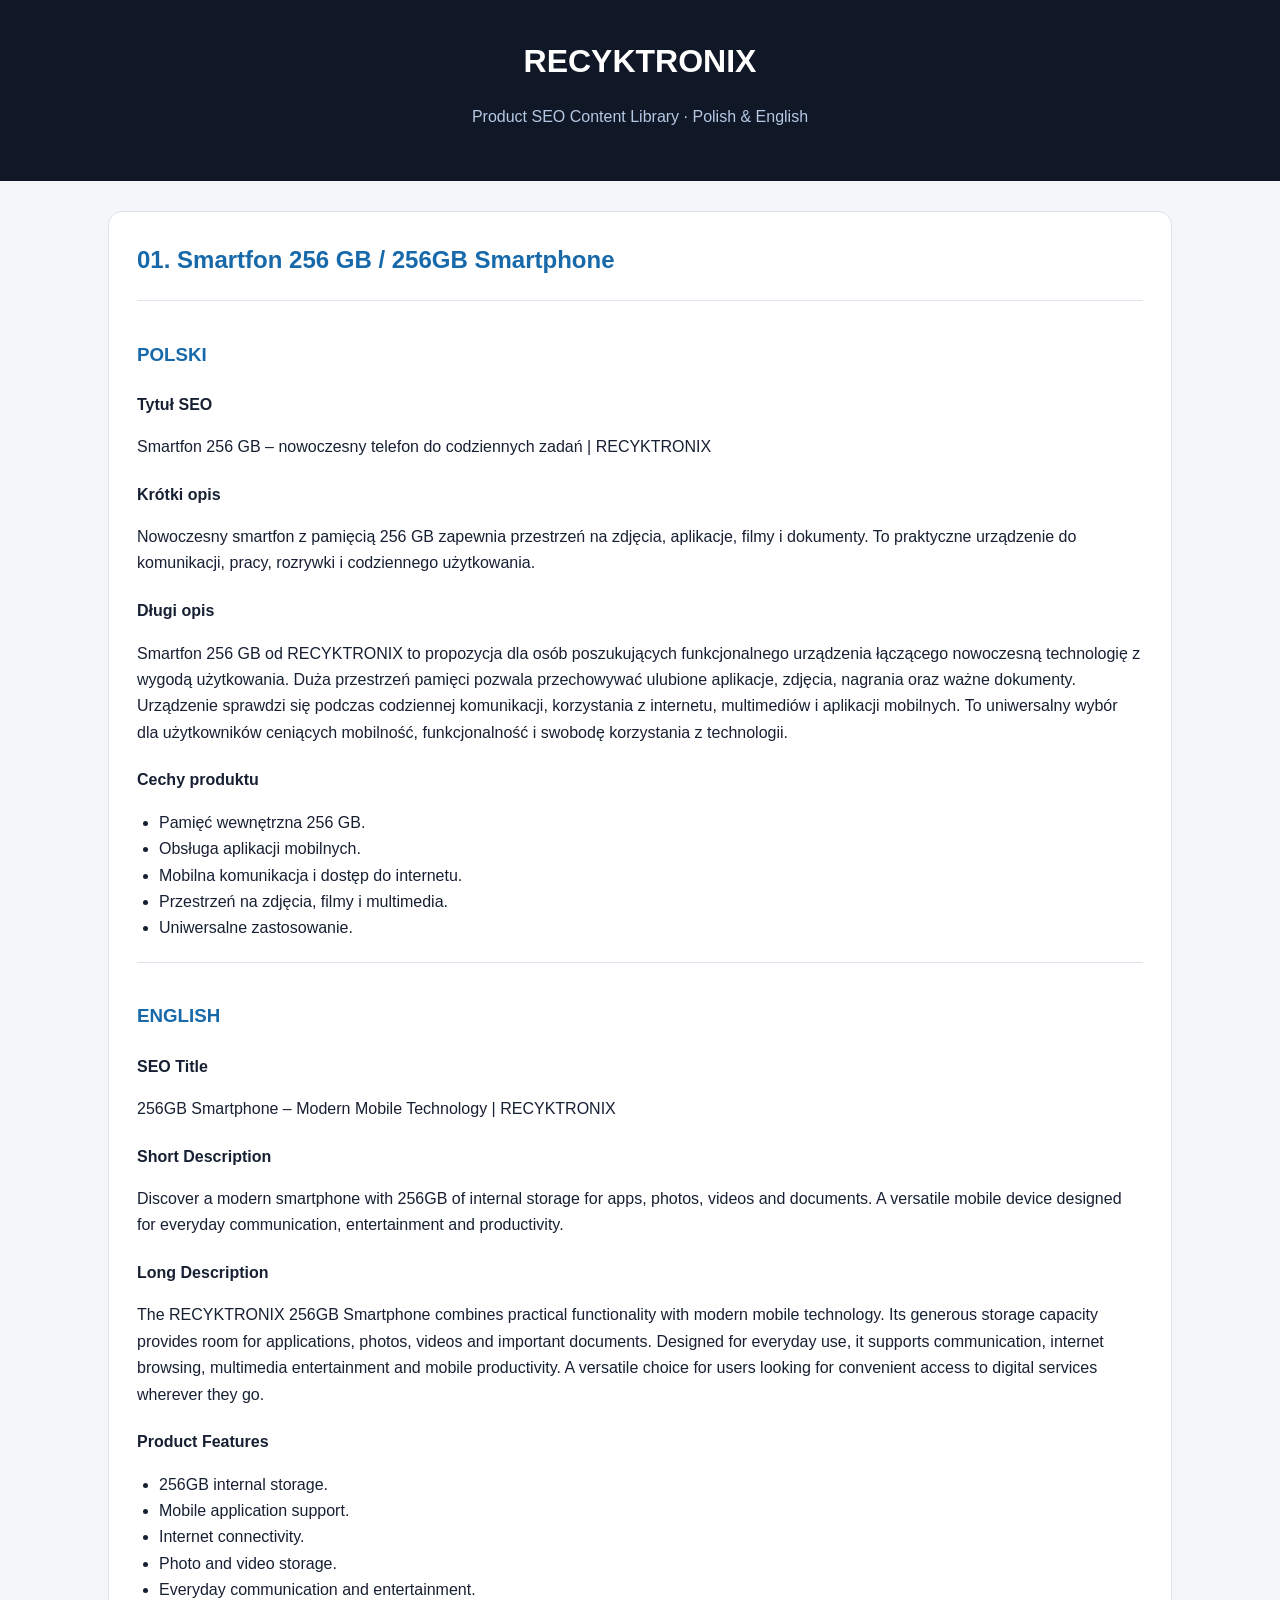
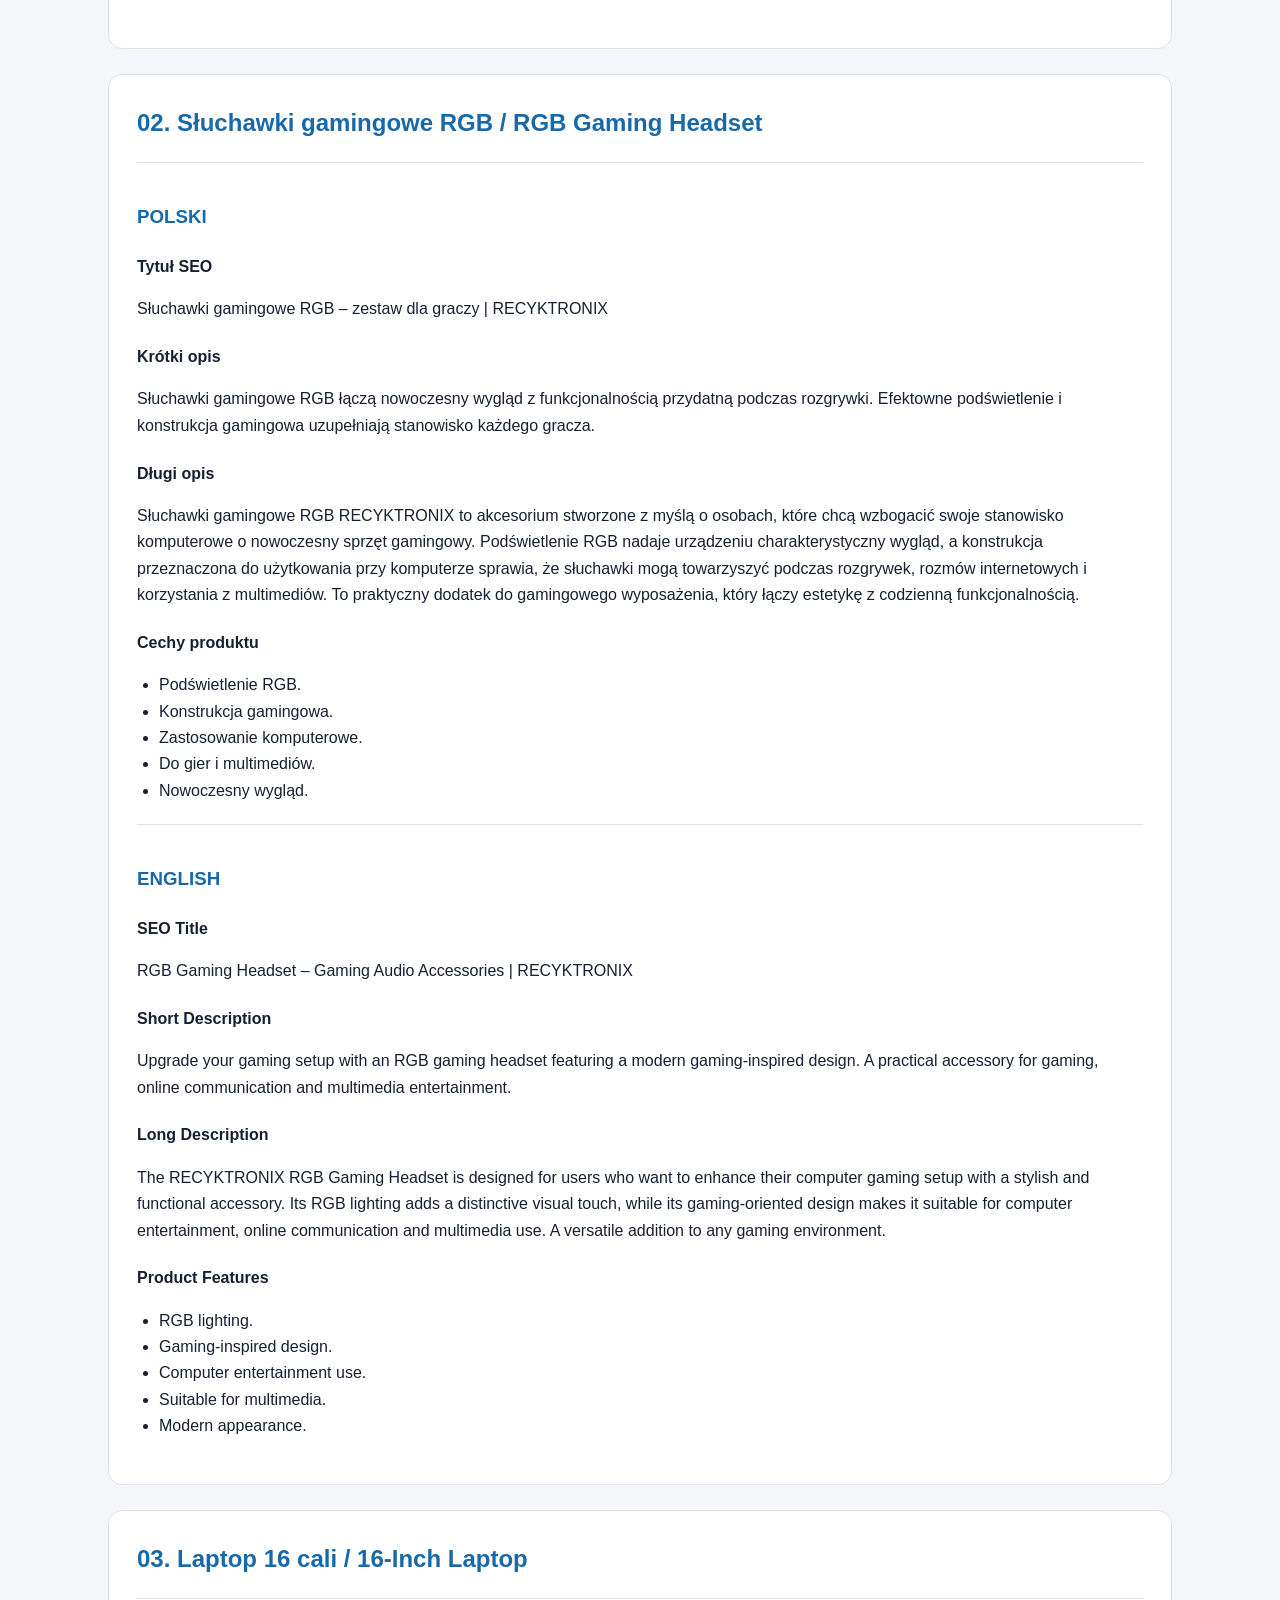
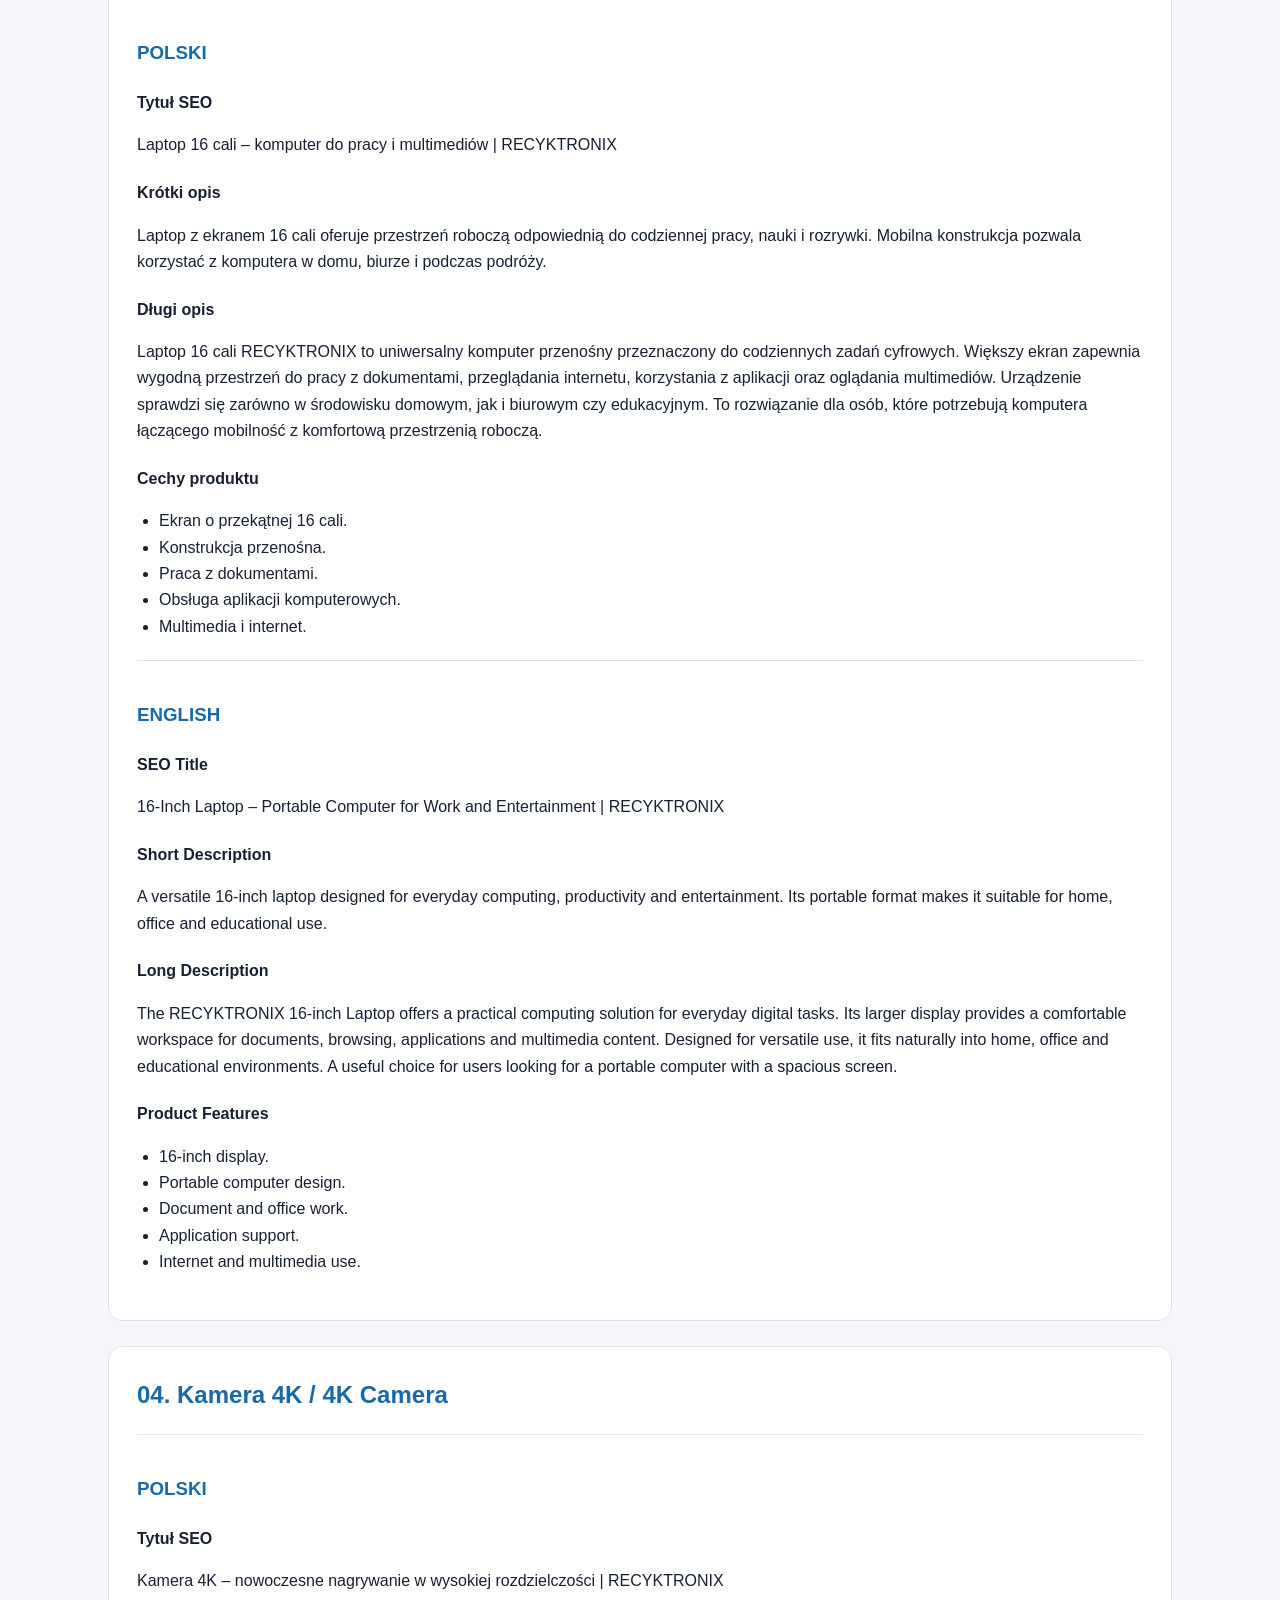
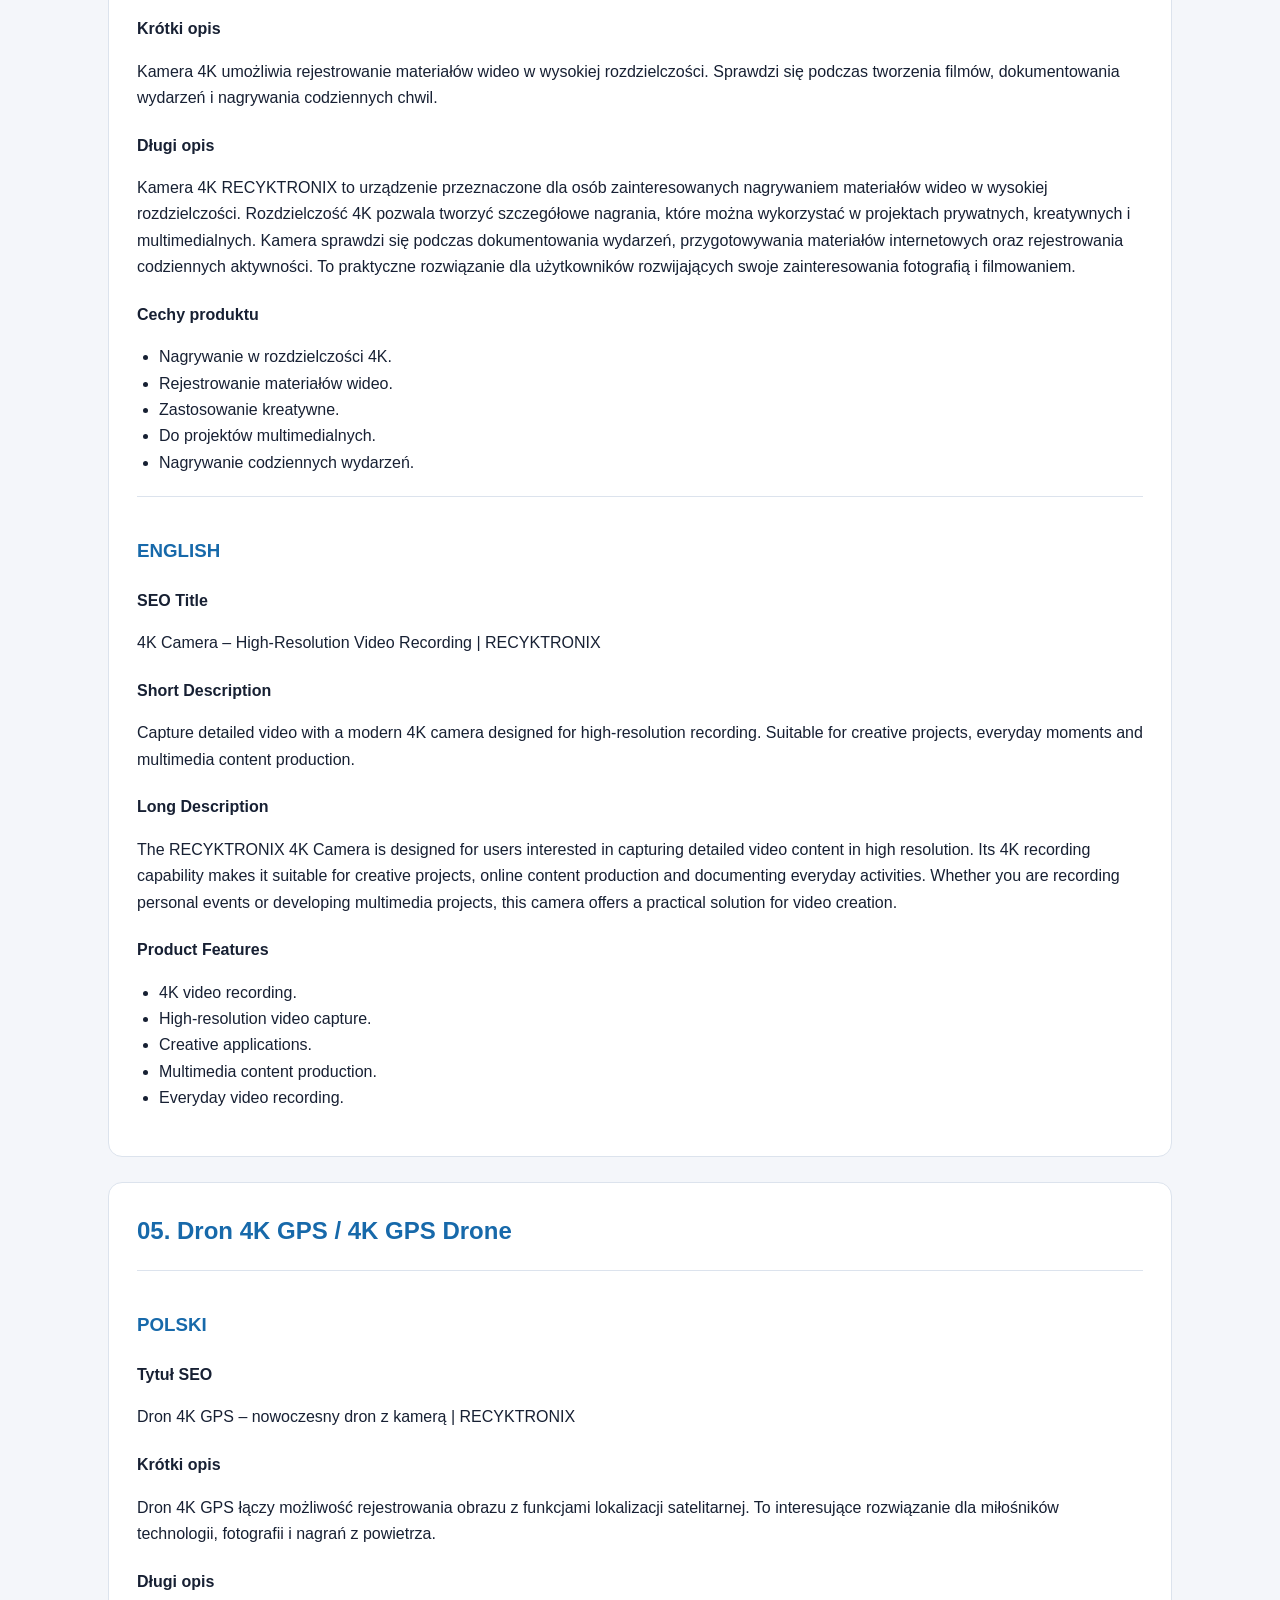
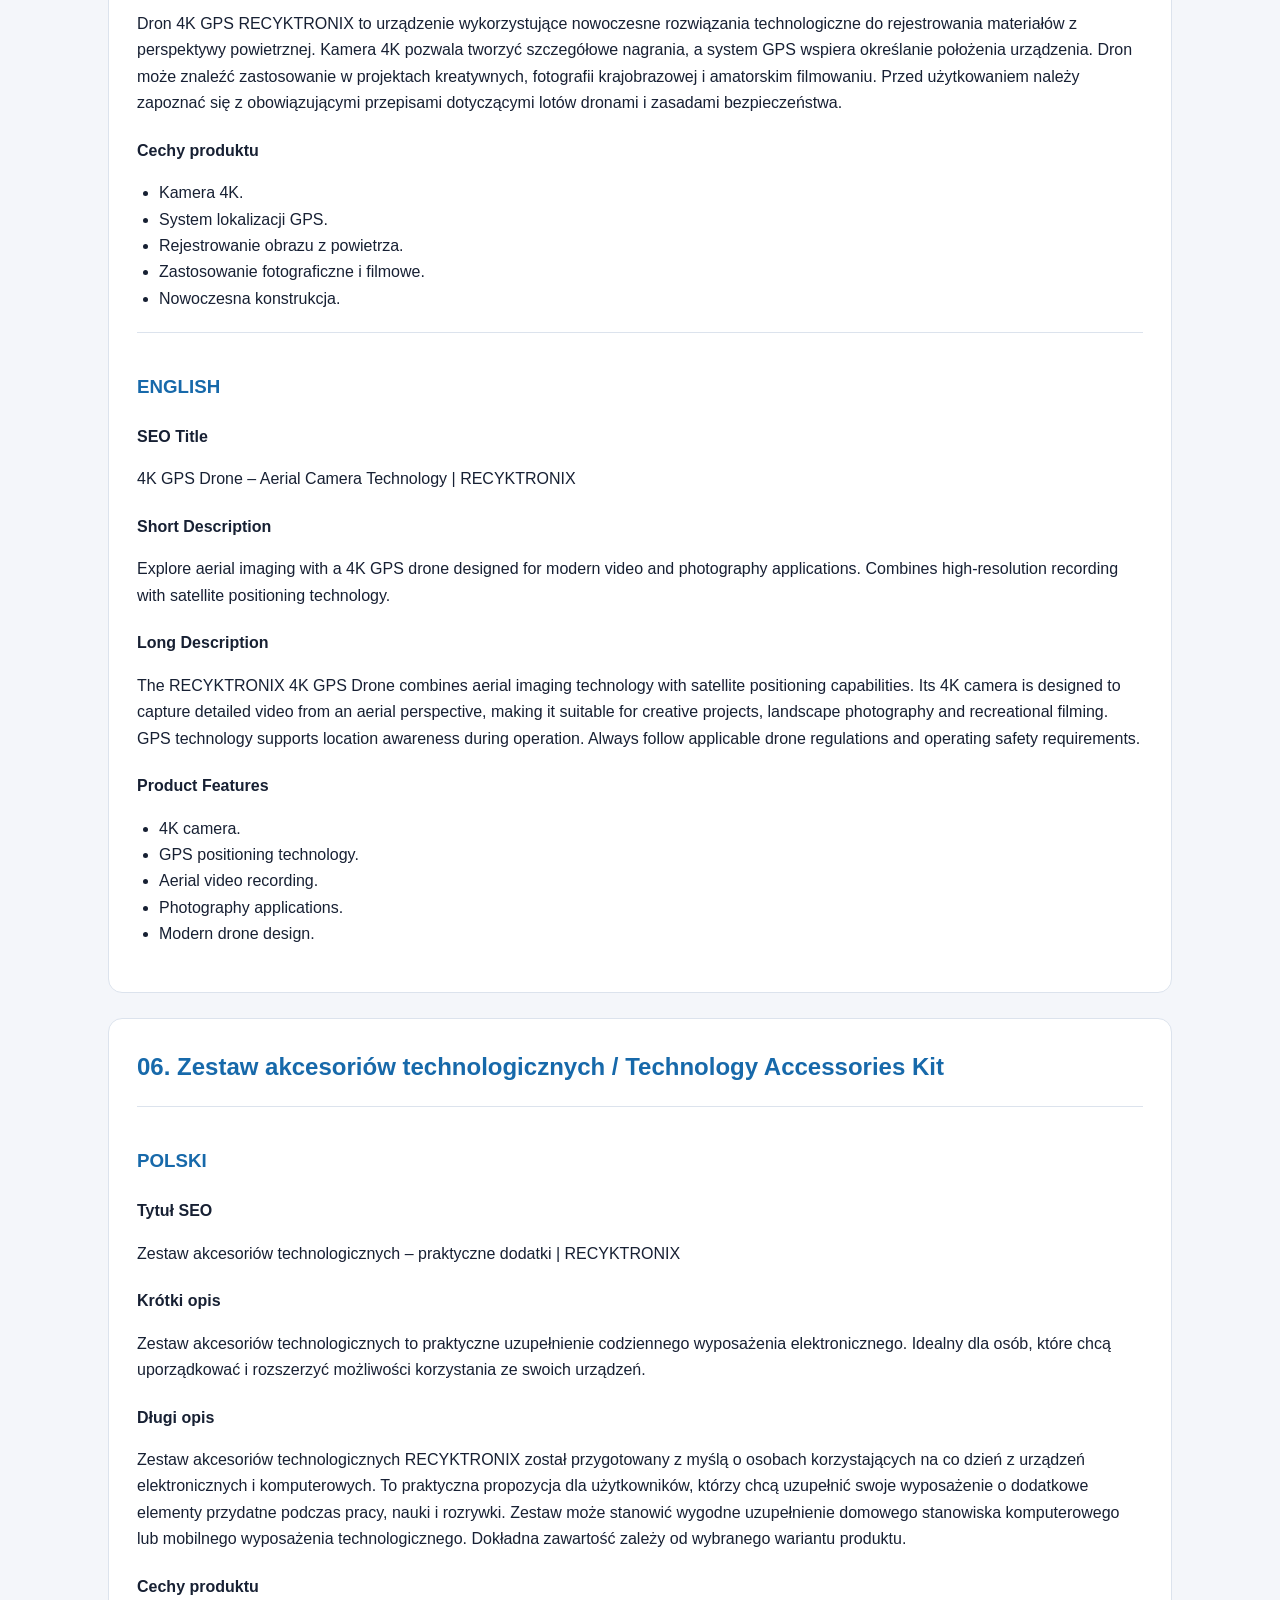
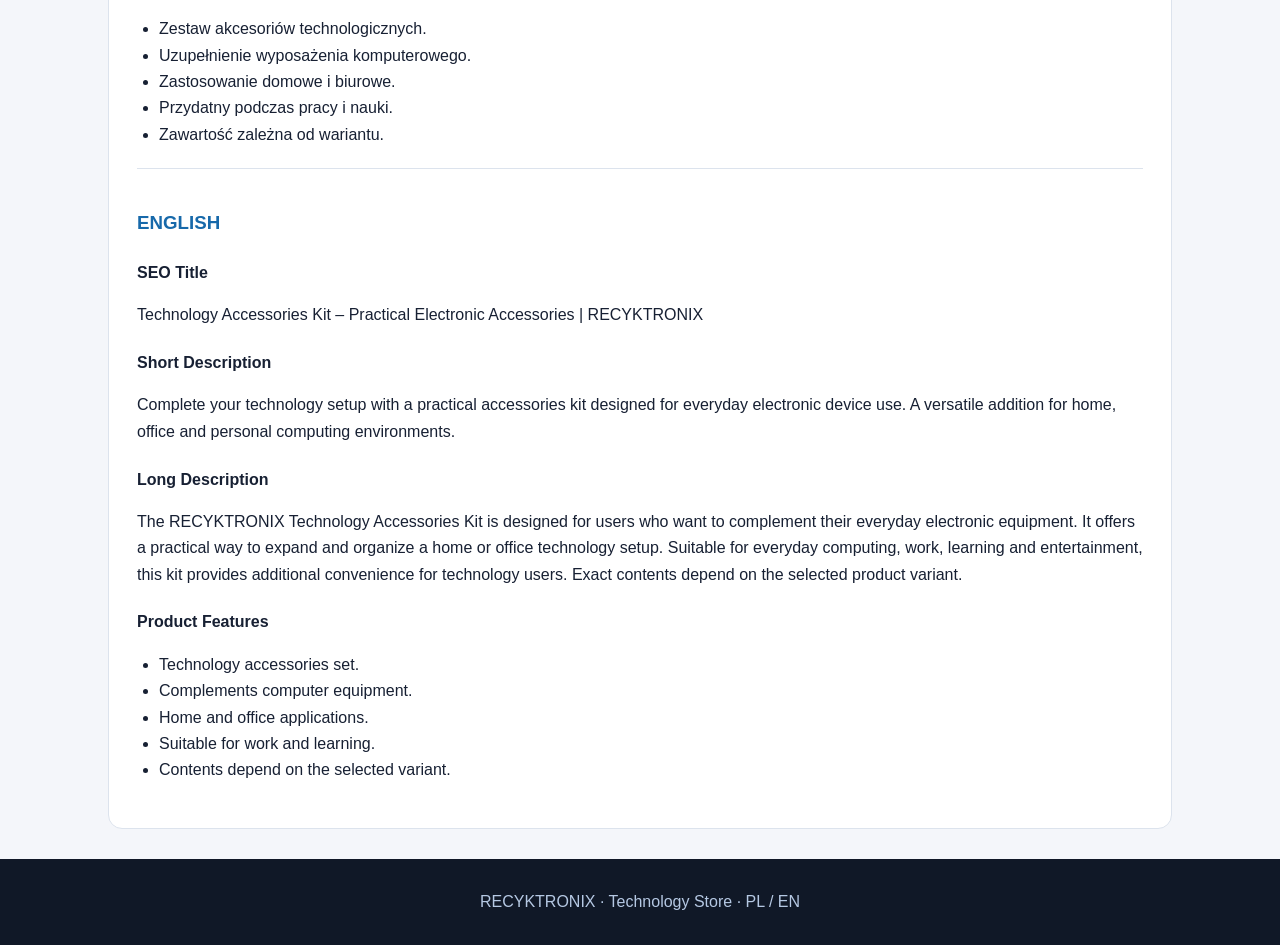
<file: legal/products-seo.html>
<!DOCTYPE html>
<html lang="pl">
<head>
<meta charset="UTF-8">
<meta name="viewport" content="width=device-width, initial-scale=1">

<title>Produkty technologiczne | RECYKTRONIX</title>

<meta name="description" content="Odkryj elektronikę i nowoczesne akcesoria technologiczne RECYKTRONIX. Smartfony, laptopy, sprzęt gamingowy, kamery, drony i akcesoria.">

<style>
:root {
  --bg:#f4f6fa;
  --surface:#ffffff;
  --text:#172033;
  --muted:#64748b;
  --accent:#1769aa;
  --border:#dce3ed;
}
* {box-sizing:border-box}
body {
  margin:0;
  background:var(--bg);
  color:var(--text);
  font-family:Arial,sans-serif;
  line-height:1.65;
}
header {
  background:#101827;
  color:white;
  padding:35px 20px;
  text-align:center;
}
header h1 {margin:0}
header p {color:#b5c8e3}
main {
  max-width:1100px;
  margin:30px auto;
  padding:0 18px;
}
.product {
  background:var(--surface);
  border:1px solid var(--border);
  border-radius:14px;
  padding:28px;
  margin-bottom:25px;
}
.product h2 {
  color:var(--accent);
  margin-top:0;
}
.language {
  border-top:1px solid var(--border);
  padding-top:20px;
  margin-top:20px;
}
.language h3 {color:#1769aa}
.language h4 {margin-bottom:5px}
ul {padding-left:22px}
.meta {
  color:var(--muted);
  font-size:13px;
}
footer {
  text-align:center;
  padding:30px;
  background:#101827;
  color:#b5c8e3;
}
</style>
</head>

<body>

<header>
  <h1>RECYKTRONIX</h1>
  <p>Product SEO Content Library · Polish & English</p>
</header>

<main>

<!-- PRODUCT 1 -->

<article class="product" id="smartfon-256gb">

<h2>01. Smartfon 256 GB / 256GB Smartphone</h2>

<section class="language" lang="pl">
<h3>POLSKI</h3>

<h4>Tytuł SEO</h4>
<p>Smartfon 256 GB – nowoczesny telefon do codziennych zadań | RECYKTRONIX</p>

<h4>Krótki opis</h4>
<p>
Nowoczesny smartfon z pamięcią 256 GB zapewnia przestrzeń na zdjęcia,
aplikacje, filmy i dokumenty. To praktyczne urządzenie do komunikacji,
pracy, rozrywki i codziennego użytkowania.
</p>

<h4>Długi opis</h4>
<p>
Smartfon 256 GB od RECYKTRONIX to propozycja dla osób poszukujących
funkcjonalnego urządzenia łączącego nowoczesną technologię z wygodą
użytkowania. Duża przestrzeń pamięci pozwala przechowywać ulubione
aplikacje, zdjęcia, nagrania oraz ważne dokumenty. Urządzenie sprawdzi
się podczas codziennej komunikacji, korzystania z internetu, multimediów
i aplikacji mobilnych. To uniwersalny wybór dla użytkowników ceniących
mobilność, funkcjonalność i swobodę korzystania z technologii.
</p>

<h4>Cechy produktu</h4>
<ul>
<li>Pamięć wewnętrzna 256 GB.</li>
<li>Obsługa aplikacji mobilnych.</li>
<li>Mobilna komunikacja i dostęp do internetu.</li>
<li>Przestrzeń na zdjęcia, filmy i multimedia.</li>
<li>Uniwersalne zastosowanie.</li>
</ul>
</section>

<section class="language" lang="en">
<h3>ENGLISH</h3>

<h4>SEO Title</h4>
<p>256GB Smartphone – Modern Mobile Technology | RECYKTRONIX</p>

<h4>Short Description</h4>
<p>
Discover a modern smartphone with 256GB of internal storage for apps,
photos, videos and documents. A versatile mobile device designed for
everyday communication, entertainment and productivity.
</p>

<h4>Long Description</h4>
<p>
The RECYKTRONIX 256GB Smartphone combines practical functionality with
modern mobile technology. Its generous storage capacity provides room
for applications, photos, videos and important documents. Designed for
everyday use, it supports communication, internet browsing, multimedia
entertainment and mobile productivity. A versatile choice for users
looking for convenient access to digital services wherever they go.
</p>

<h4>Product Features</h4>
<ul>
<li>256GB internal storage.</li>
<li>Mobile application support.</li>
<li>Internet connectivity.</li>
<li>Photo and video storage.</li>
<li>Everyday communication and entertainment.</li>
</ul>
</section>
</article>


<!-- PRODUCT 2 -->

<article class="product" id="sluchawki-gamingowe-rgb">

<h2>02. Słuchawki gamingowe RGB / RGB Gaming Headset</h2>

<section class="language" lang="pl">
<h3>POLSKI</h3>

<h4>Tytuł SEO</h4>
<p>Słuchawki gamingowe RGB – zestaw dla graczy | RECYKTRONIX</p>

<h4>Krótki opis</h4>
<p>
Słuchawki gamingowe RGB łączą nowoczesny wygląd z funkcjonalnością
przydatną podczas rozgrywki. Efektowne podświetlenie i konstrukcja
gamingowa uzupełniają stanowisko każdego gracza.
</p>

<h4>Długi opis</h4>
<p>
Słuchawki gamingowe RGB RECYKTRONIX to akcesorium stworzone z myślą
o osobach, które chcą wzbogacić swoje stanowisko komputerowe o nowoczesny
sprzęt gamingowy. Podświetlenie RGB nadaje urządzeniu charakterystyczny
wygląd, a konstrukcja przeznaczona do użytkowania przy komputerze sprawia,
że słuchawki mogą towarzyszyć podczas rozgrywek, rozmów internetowych
i korzystania z multimediów. To praktyczny dodatek do gamingowego
wyposażenia, który łączy estetykę z codzienną funkcjonalnością.
</p>

<h4>Cechy produktu</h4>
<ul>
<li>Podświetlenie RGB.</li>
<li>Konstrukcja gamingowa.</li>
<li>Zastosowanie komputerowe.</li>
<li>Do gier i multimediów.</li>
<li>Nowoczesny wygląd.</li>
</ul>
</section>

<section class="language" lang="en">
<h3>ENGLISH</h3>

<h4>SEO Title</h4>
<p>RGB Gaming Headset – Gaming Audio Accessories | RECYKTRONIX</p>

<h4>Short Description</h4>
<p>
Upgrade your gaming setup with an RGB gaming headset featuring a modern
gaming-inspired design. A practical accessory for gaming, online
communication and multimedia entertainment.
</p>

<h4>Long Description</h4>
<p>
The RECYKTRONIX RGB Gaming Headset is designed for users who want to
enhance their computer gaming setup with a stylish and functional
accessory. Its RGB lighting adds a distinctive visual touch, while its
gaming-oriented design makes it suitable for computer entertainment,
online communication and multimedia use. A versatile addition to any
gaming environment.
</p>

<h4>Product Features</h4>
<ul>
<li>RGB lighting.</li>
<li>Gaming-inspired design.</li>
<li>Computer entertainment use.</li>
<li>Suitable for multimedia.</li>
<li>Modern appearance.</li>
</ul>
</section>
</article>


<!-- PRODUCT 3 -->

<article class="product" id="laptop-16">

<h2>03. Laptop 16 cali / 16-Inch Laptop</h2>

<section class="language" lang="pl">
<h3>POLSKI</h3>

<h4>Tytuł SEO</h4>
<p>Laptop 16 cali – komputer do pracy i multimediów | RECYKTRONIX</p>

<h4>Krótki opis</h4>
<p>
Laptop z ekranem 16 cali oferuje przestrzeń roboczą odpowiednią do
codziennej pracy, nauki i rozrywki. Mobilna konstrukcja pozwala korzystać
z komputera w domu, biurze i podczas podróży.
</p>

<h4>Długi opis</h4>
<p>
Laptop 16 cali RECYKTRONIX to uniwersalny komputer przenośny przeznaczony
do codziennych zadań cyfrowych. Większy ekran zapewnia wygodną przestrzeń
do pracy z dokumentami, przeglądania internetu, korzystania z aplikacji
oraz oglądania multimediów. Urządzenie sprawdzi się zarówno w środowisku
domowym, jak i biurowym czy edukacyjnym. To rozwiązanie dla osób, które
potrzebują komputera łączącego mobilność z komfortową przestrzenią roboczą.
</p>

<h4>Cechy produktu</h4>
<ul>
<li>Ekran o przekątnej 16 cali.</li>
<li>Konstrukcja przenośna.</li>
<li>Praca z dokumentami.</li>
<li>Obsługa aplikacji komputerowych.</li>
<li>Multimedia i internet.</li>
</ul>
</section>

<section class="language" lang="en">
<h3>ENGLISH</h3>

<h4>SEO Title</h4>
<p>16-Inch Laptop – Portable Computer for Work and Entertainment | RECYKTRONIX</p>

<h4>Short Description</h4>
<p>
A versatile 16-inch laptop designed for everyday computing, productivity
and entertainment. Its portable format makes it suitable for home,
office and educational use.
</p>

<h4>Long Description</h4>
<p>
The RECYKTRONIX 16-inch Laptop offers a practical computing solution for
everyday digital tasks. Its larger display provides a comfortable
workspace for documents, browsing, applications and multimedia content.
Designed for versatile use, it fits naturally into home, office and
educational environments. A useful choice for users looking for a
portable computer with a spacious screen.
</p>

<h4>Product Features</h4>
<ul>
<li>16-inch display.</li>
<li>Portable computer design.</li>
<li>Document and office work.</li>
<li>Application support.</li>
<li>Internet and multimedia use.</li>
</ul>
</section>
</article>


<!-- PRODUCT 4 -->

<article class="product" id="kamera-4k">

<h2>04. Kamera 4K / 4K Camera</h2>

<section class="language" lang="pl">
<h3>POLSKI</h3>

<h4>Tytuł SEO</h4>
<p>Kamera 4K – nowoczesne nagrywanie w wysokiej rozdzielczości | RECYKTRONIX</p>

<h4>Krótki opis</h4>
<p>
Kamera 4K umożliwia rejestrowanie materiałów wideo w wysokiej
rozdzielczości. Sprawdzi się podczas tworzenia filmów, dokumentowania
wydarzeń i nagrywania codziennych chwil.
</p>

<h4>Długi opis</h4>
<p>
Kamera 4K RECYKTRONIX to urządzenie przeznaczone dla osób zainteresowanych
nagrywaniem materiałów wideo w wysokiej rozdzielczości. Rozdzielczość
4K pozwala tworzyć szczegółowe nagrania, które można wykorzystać
w projektach prywatnych, kreatywnych i multimedialnych. Kamera sprawdzi
się podczas dokumentowania wydarzeń, przygotowywania materiałów
internetowych oraz rejestrowania codziennych aktywności. To praktyczne
rozwiązanie dla użytkowników rozwijających swoje zainteresowania
fotografią i filmowaniem.
</p>

<h4>Cechy produktu</h4>
<ul>
<li>Nagrywanie w rozdzielczości 4K.</li>
<li>Rejestrowanie materiałów wideo.</li>
<li>Zastosowanie kreatywne.</li>
<li>Do projektów multimedialnych.</li>
<li>Nagrywanie codziennych wydarzeń.</li>
</ul>
</section>

<section class="language" lang="en">
<h3>ENGLISH</h3>

<h4>SEO Title</h4>
<p>4K Camera – High-Resolution Video Recording | RECYKTRONIX</p>

<h4>Short Description</h4>
<p>
Capture detailed video with a modern 4K camera designed for
high-resolution recording. Suitable for creative projects, everyday
moments and multimedia content production.
</p>

<h4>Long Description</h4>
<p>
The RECYKTRONIX 4K Camera is designed for users interested in capturing
detailed video content in high resolution. Its 4K recording capability
makes it suitable for creative projects, online content production
and documenting everyday activities. Whether you are recording personal
events or developing multimedia projects, this camera offers a practical
solution for video creation.
</p>

<h4>Product Features</h4>
<ul>
<li>4K video recording.</li>
<li>High-resolution video capture.</li>
<li>Creative applications.</li>
<li>Multimedia content production.</li>
<li>Everyday video recording.</li>
</ul>
</section>
</article>


<!-- PRODUCT 5 -->

<article class="product" id="dron-4k-gps">

<h2>05. Dron 4K GPS / 4K GPS Drone</h2>

<section class="language" lang="pl">
<h3>POLSKI</h3>

<h4>Tytuł SEO</h4>
<p>Dron 4K GPS – nowoczesny dron z kamerą | RECYKTRONIX</p>

<h4>Krótki opis</h4>
<p>
Dron 4K GPS łączy możliwość rejestrowania obrazu z funkcjami lokalizacji
satelitarnej. To interesujące rozwiązanie dla miłośników technologii,
fotografii i nagrań z powietrza.
</p>

<h4>Długi opis</h4>
<p>
Dron 4K GPS RECYKTRONIX to urządzenie wykorzystujące nowoczesne
rozwiązania technologiczne do rejestrowania materiałów z perspektywy
powietrznej. Kamera 4K pozwala tworzyć szczegółowe nagrania, a system
GPS wspiera określanie położenia urządzenia. Dron może znaleźć
zastosowanie w projektach kreatywnych, fotografii krajobrazowej
i amatorskim filmowaniu. Przed użytkowaniem należy zapoznać się
z obowiązującymi przepisami dotyczącymi lotów dronami i zasadami
bezpieczeństwa.
</p>

<h4>Cechy produktu</h4>
<ul>
<li>Kamera 4K.</li>
<li>System lokalizacji GPS.</li>
<li>Rejestrowanie obrazu z powietrza.</li>
<li>Zastosowanie fotograficzne i filmowe.</li>
<li>Nowoczesna konstrukcja.</li>
</ul>
</section>

<section class="language" lang="en">
<h3>ENGLISH</h3>

<h4>SEO Title</h4>
<p>4K GPS Drone – Aerial Camera Technology | RECYKTRONIX</p>

<h4>Short Description</h4>
<p>
Explore aerial imaging with a 4K GPS drone designed for modern video
and photography applications. Combines high-resolution recording
with satellite positioning technology.
</p>

<h4>Long Description</h4>
<p>
The RECYKTRONIX 4K GPS Drone combines aerial imaging technology with
satellite positioning capabilities. Its 4K camera is designed to
capture detailed video from an aerial perspective, making it suitable
for creative projects, landscape photography and recreational filming.
GPS technology supports location awareness during operation. Always
follow applicable drone regulations and operating safety requirements.
</p>

<h4>Product Features</h4>
<ul>
<li>4K camera.</li>
<li>GPS positioning technology.</li>
<li>Aerial video recording.</li>
<li>Photography applications.</li>
<li>Modern drone design.</li>
</ul>
</section>
</article>


<!-- PRODUCT 6 -->

<article class="product" id="zestaw-akcesoriow">

<h2>06. Zestaw akcesoriów technologicznych / Technology Accessories Kit</h2>

<section class="language" lang="pl">
<h3>POLSKI</h3>

<h4>Tytuł SEO</h4>
<p>Zestaw akcesoriów technologicznych – praktyczne dodatki | RECYKTRONIX</p>

<h4>Krótki opis</h4>
<p>
Zestaw akcesoriów technologicznych to praktyczne uzupełnienie
codziennego wyposażenia elektronicznego. Idealny dla osób, które chcą
uporządkować i rozszerzyć możliwości korzystania ze swoich urządzeń.
</p>

<h4>Długi opis</h4>
<p>
Zestaw akcesoriów technologicznych RECYKTRONIX został przygotowany
z myślą o osobach korzystających na co dzień z urządzeń elektronicznych
i komputerowych. To praktyczna propozycja dla użytkowników, którzy chcą
uzupełnić swoje wyposażenie o dodatkowe elementy przydatne podczas
pracy, nauki i rozrywki. Zestaw może stanowić wygodne uzupełnienie
domowego stanowiska komputerowego lub mobilnego wyposażenia
technologicznego. Dokładna zawartość zależy od wybranego wariantu
produktu.
</p>

<h4>Cechy produktu</h4>
<ul>
<li>Zestaw akcesoriów technologicznych.</li>
<li>Uzupełnienie wyposażenia komputerowego.</li>
<li>Zastosowanie domowe i biurowe.</li>
<li>Przydatny podczas pracy i nauki.</li>
<li>Zawartość zależna od wariantu.</li>
</ul>
</section>

<section class="language" lang="en">
<h3>ENGLISH</h3>

<h4>SEO Title</h4>
<p>Technology Accessories Kit – Practical Electronic Accessories | RECYKTRONIX</p>

<h4>Short Description</h4>
<p>
Complete your technology setup with a practical accessories kit designed
for everyday electronic device use. A versatile addition for home,
office and personal computing environments.
</p>

<h4>Long Description</h4>
<p>
The RECYKTRONIX Technology Accessories Kit is designed for users who
want to complement their everyday electronic equipment. It offers
a practical way to expand and organize a home or office technology
setup. Suitable for everyday computing, work, learning and entertainment,
this kit provides additional convenience for technology users. Exact
contents depend on the selected product variant.
</p>

<h4>Product Features</h4>
<ul>
<li>Technology accessories set.</li>
<li>Complements computer equipment.</li>
<li>Home and office applications.</li>
<li>Suitable for work and learning.</li>
<li>Contents depend on the selected variant.</li>
</ul>
</section>
</article>

</main>

<footer>
RECYKTRONIX · Technology Store · PL / EN
</footer>

</body>
</html>
</file>
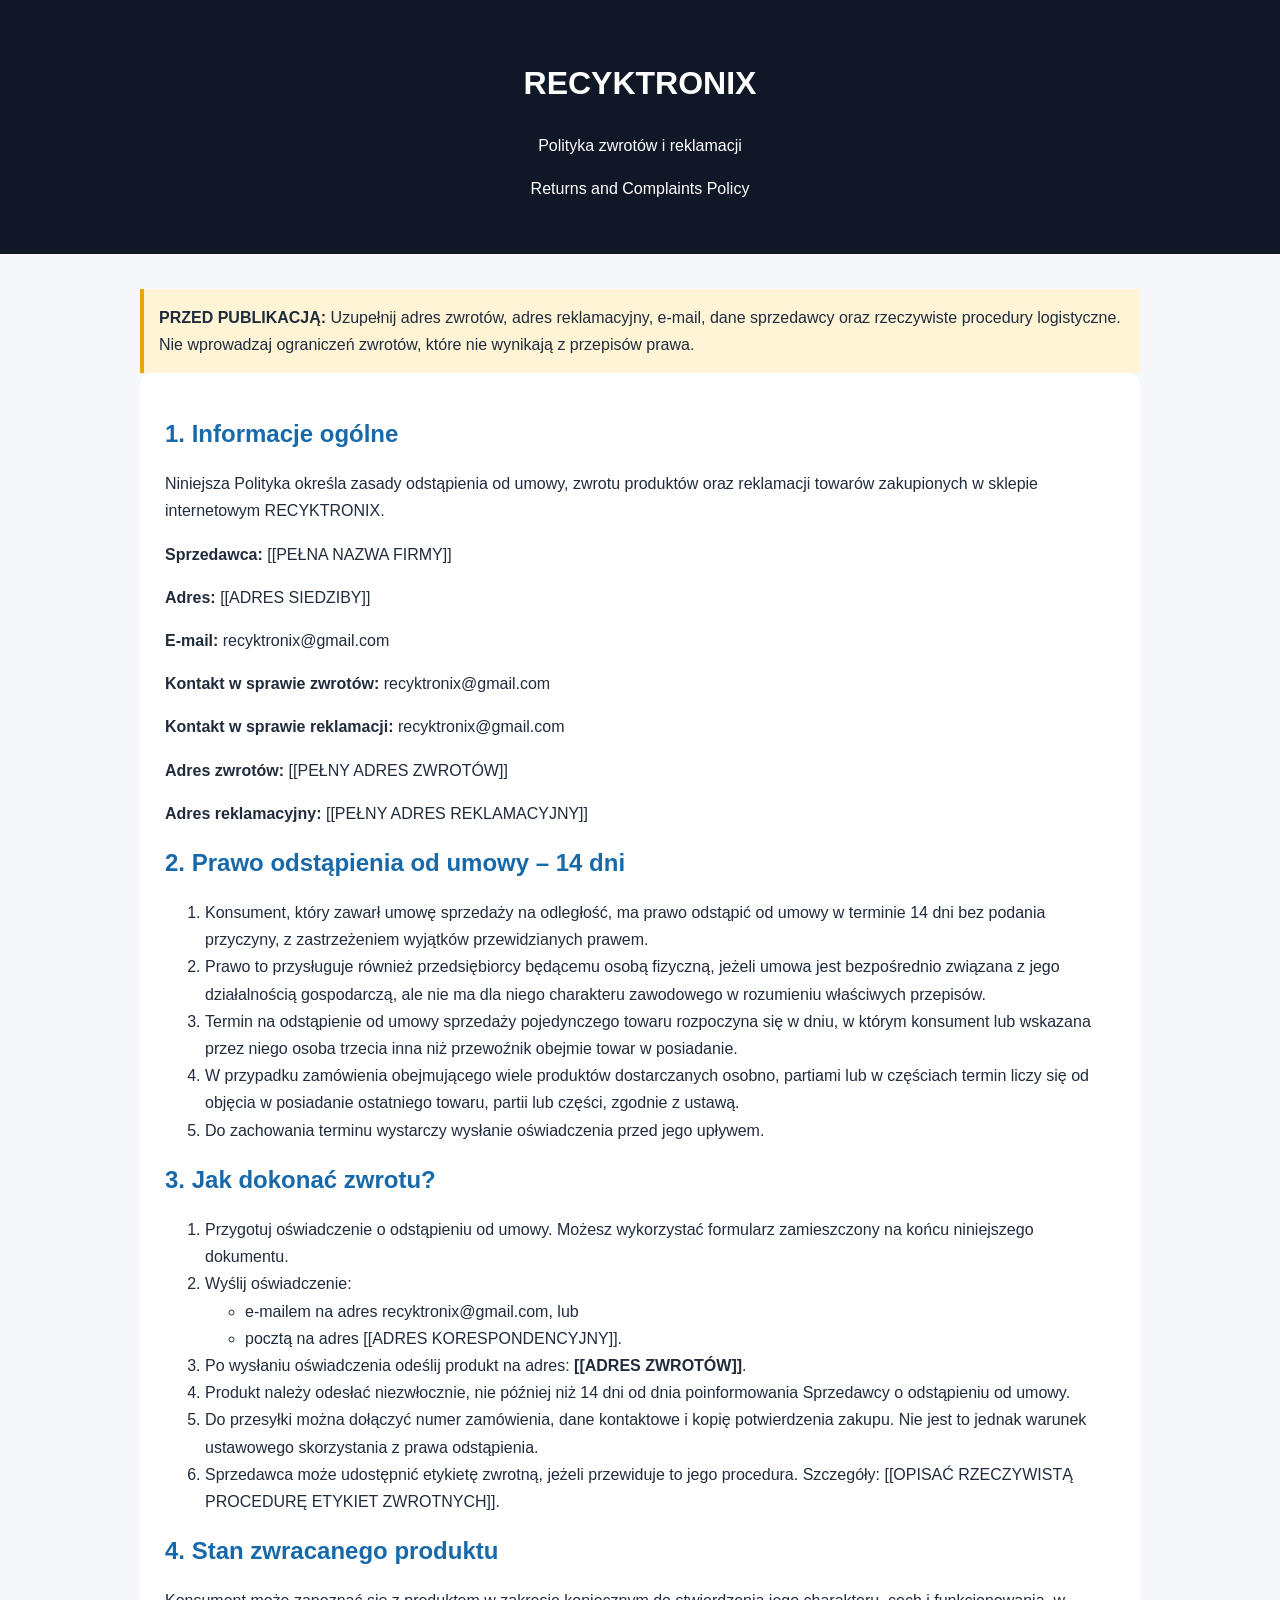
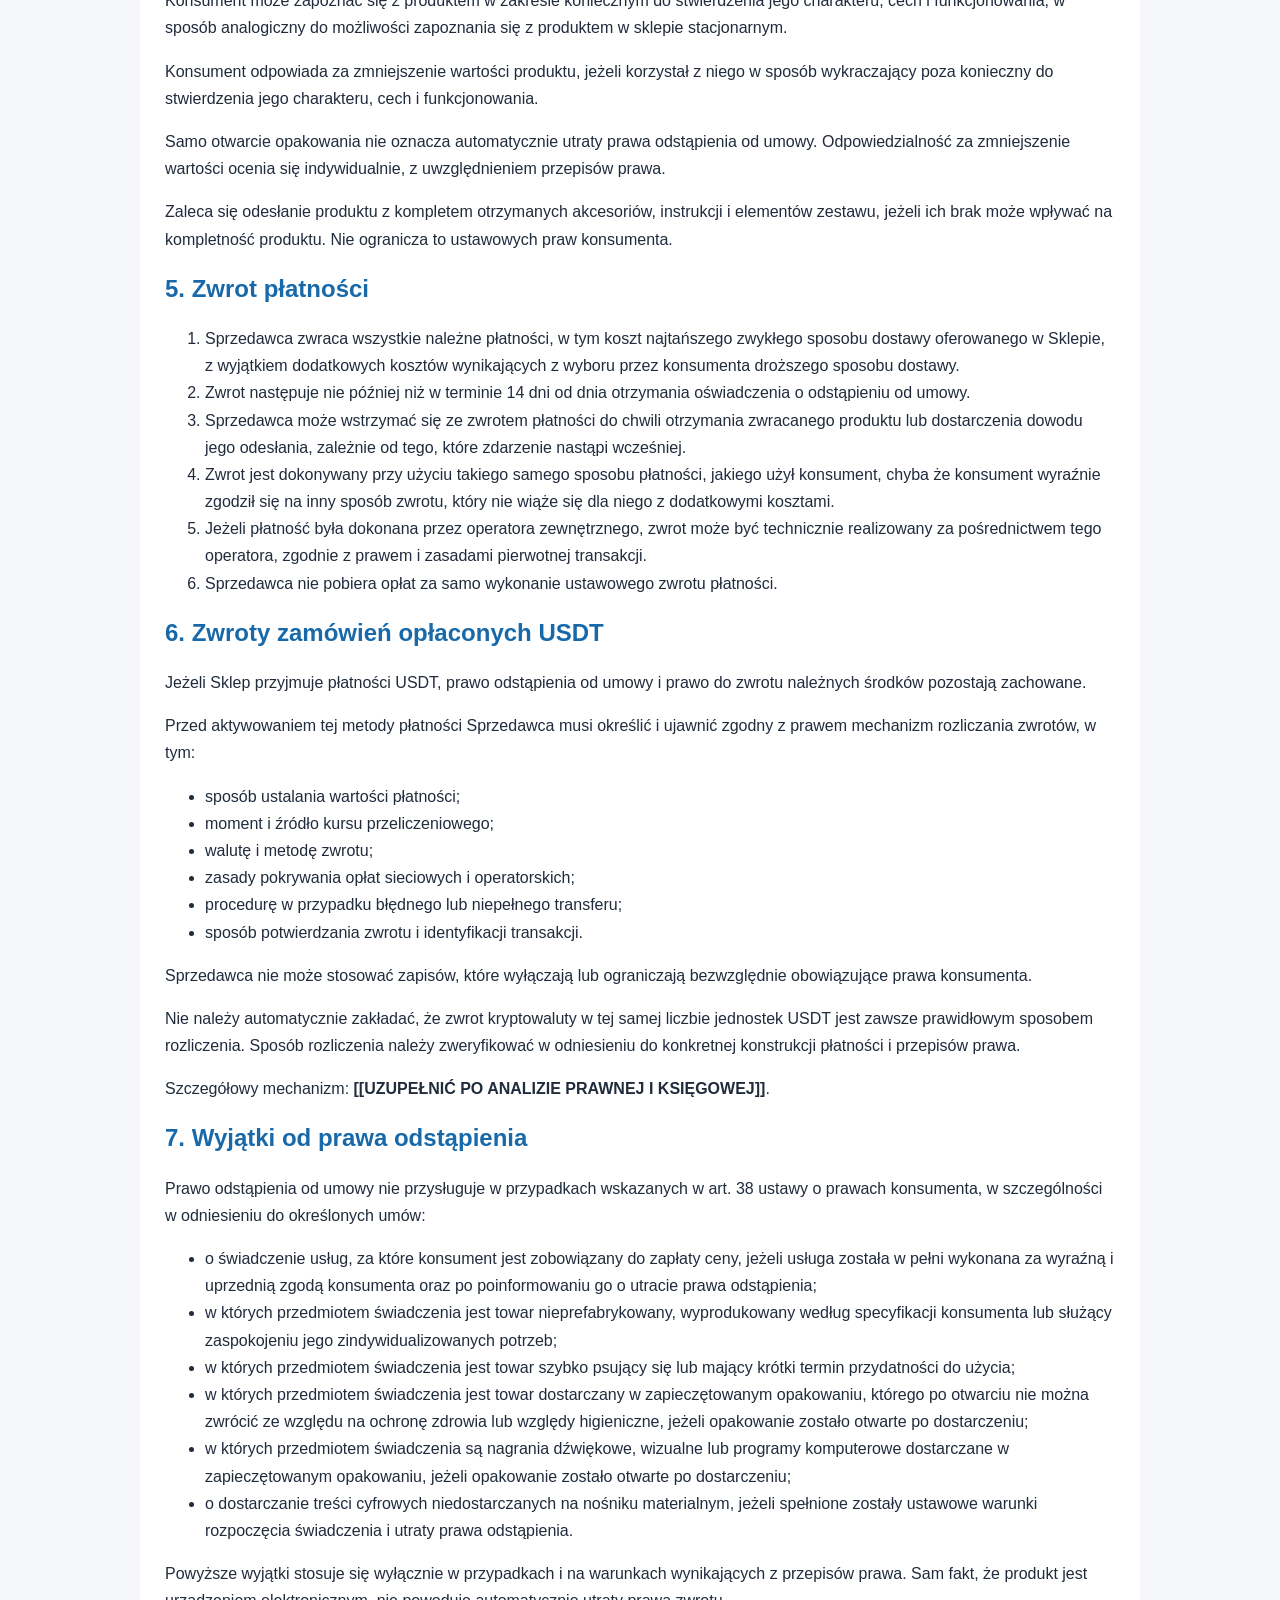
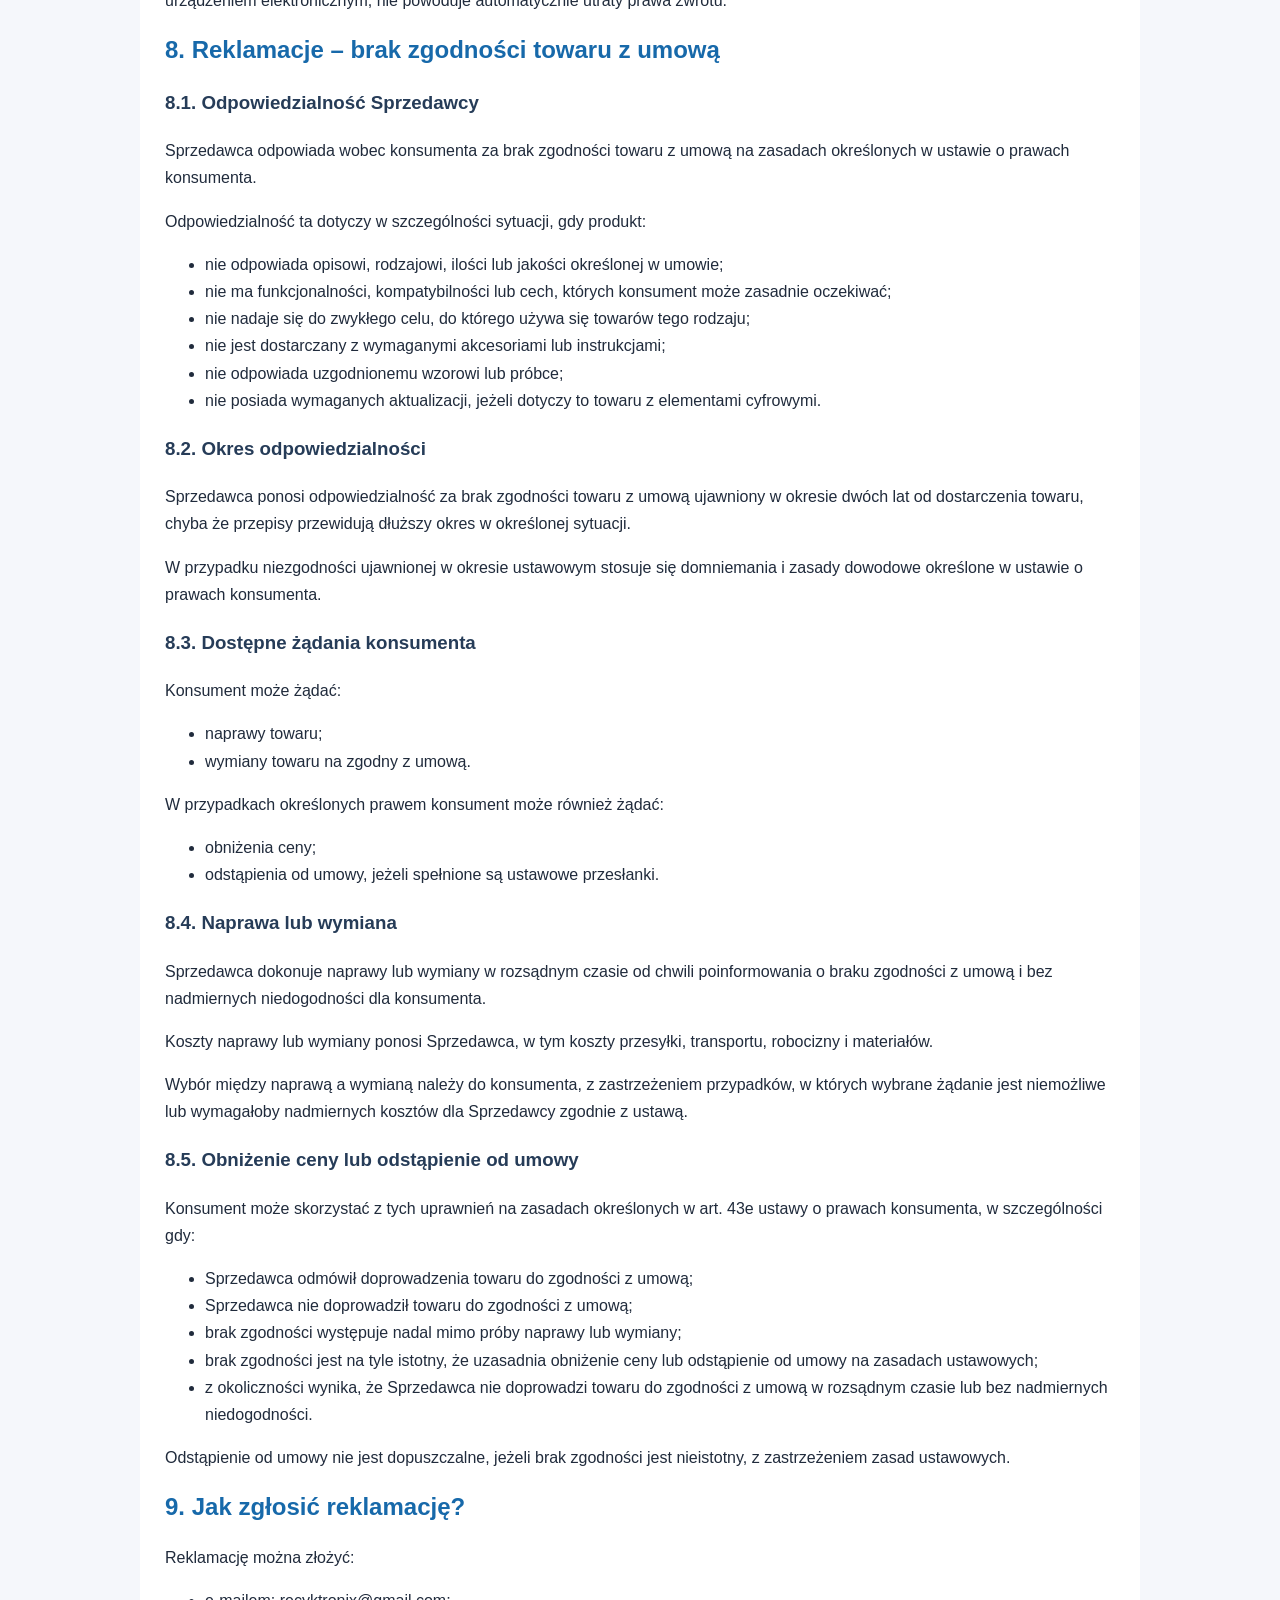
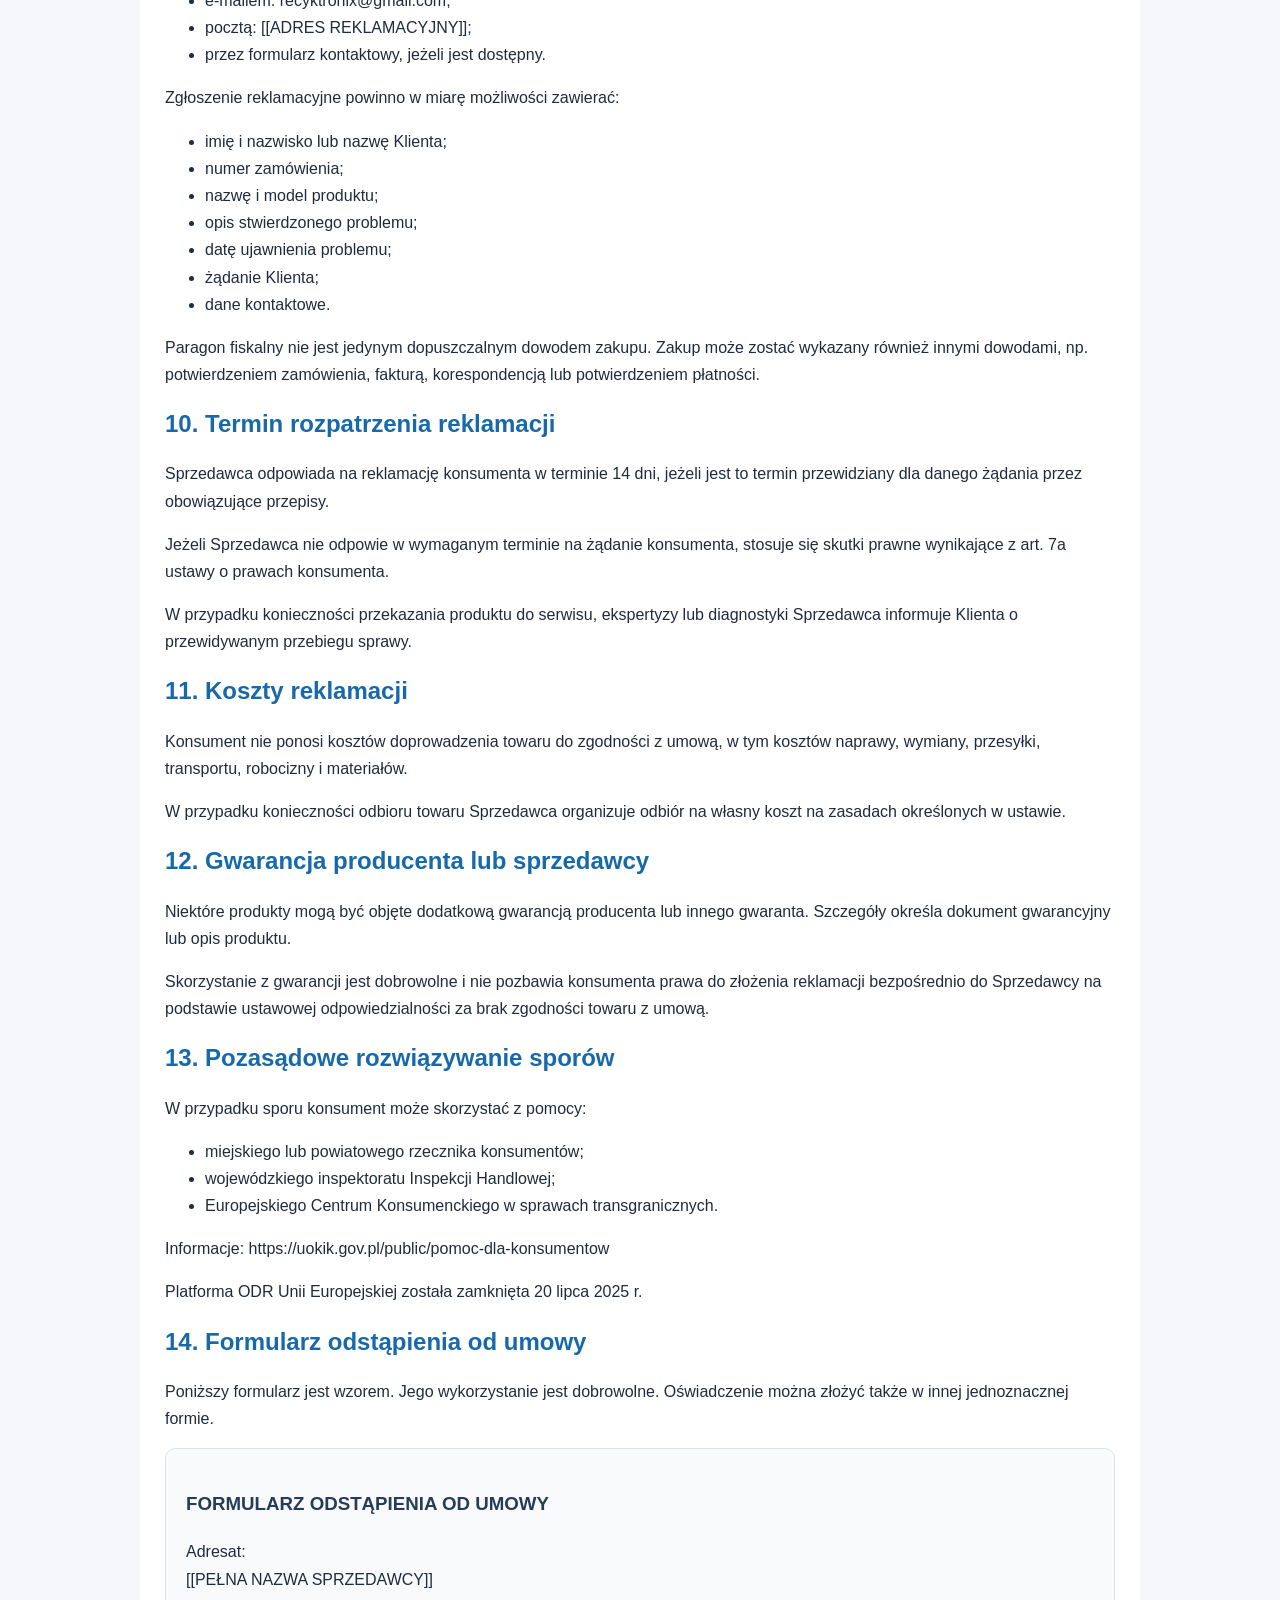
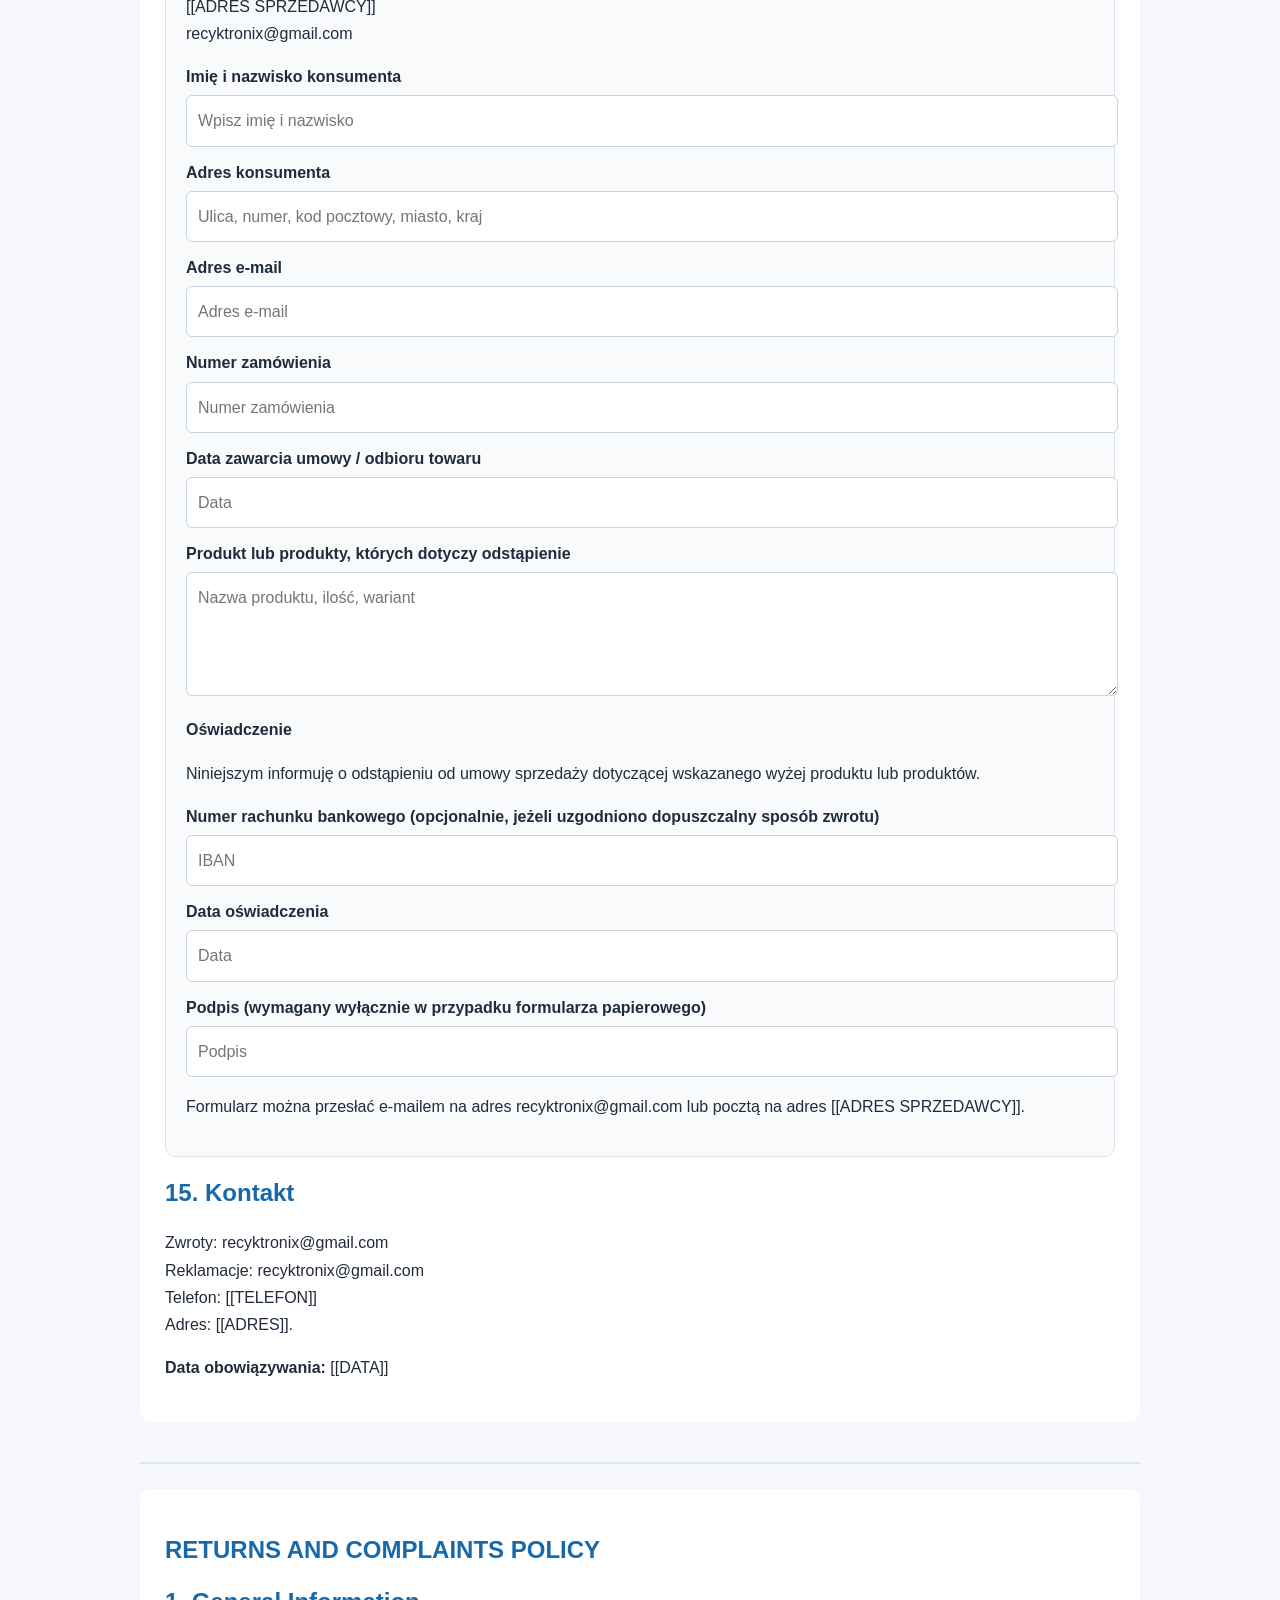
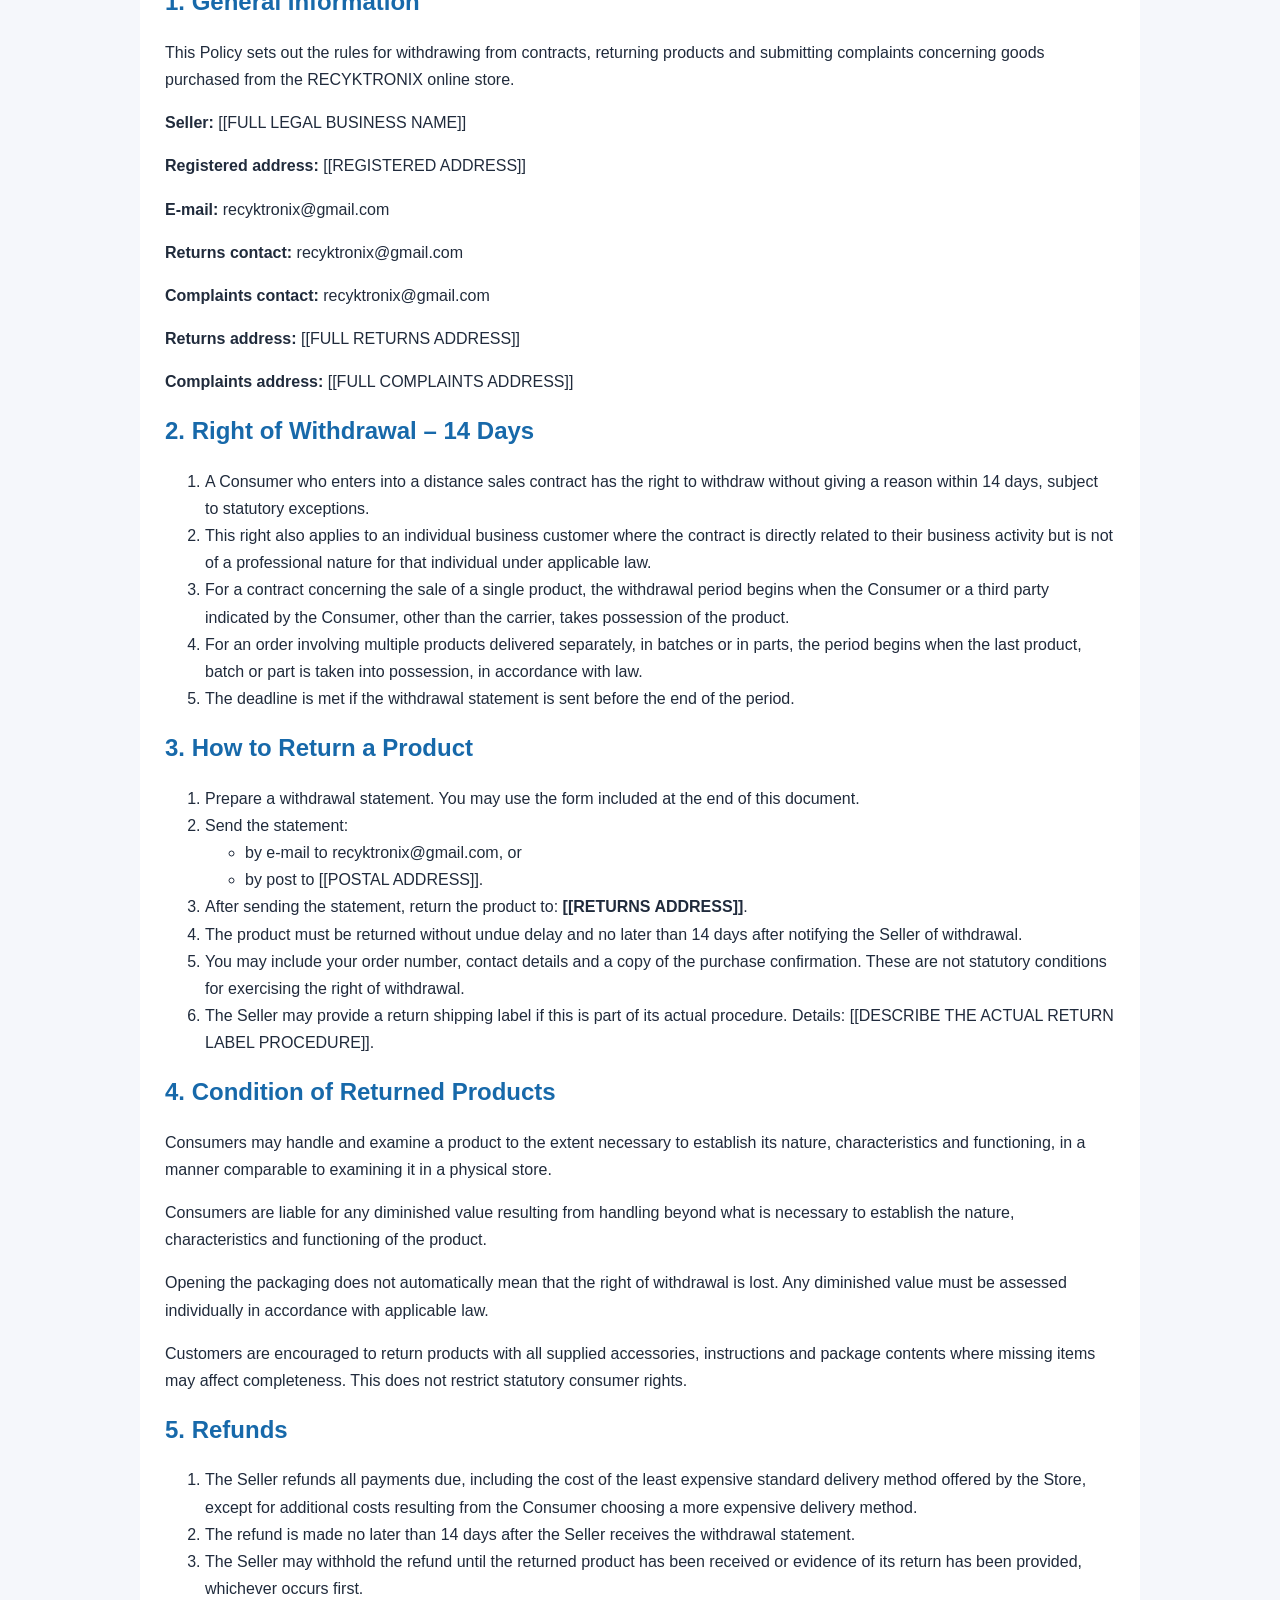
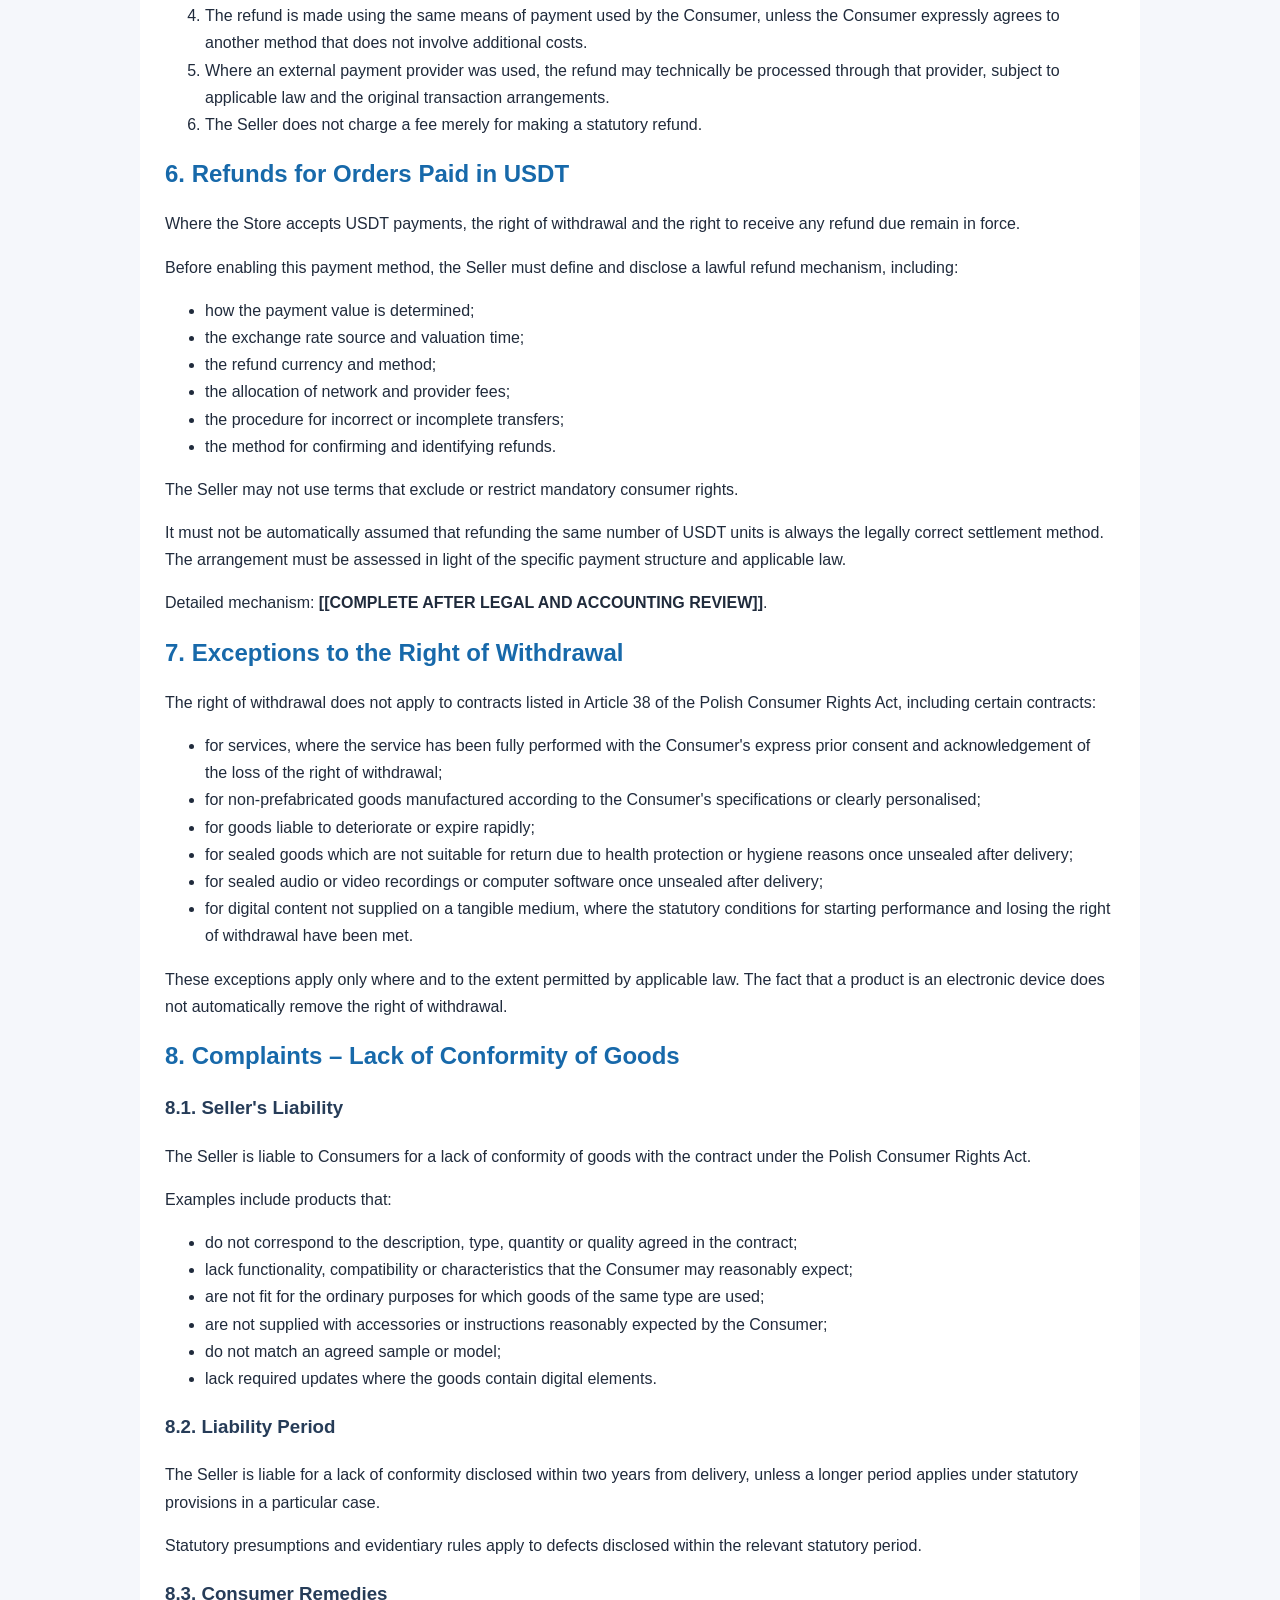
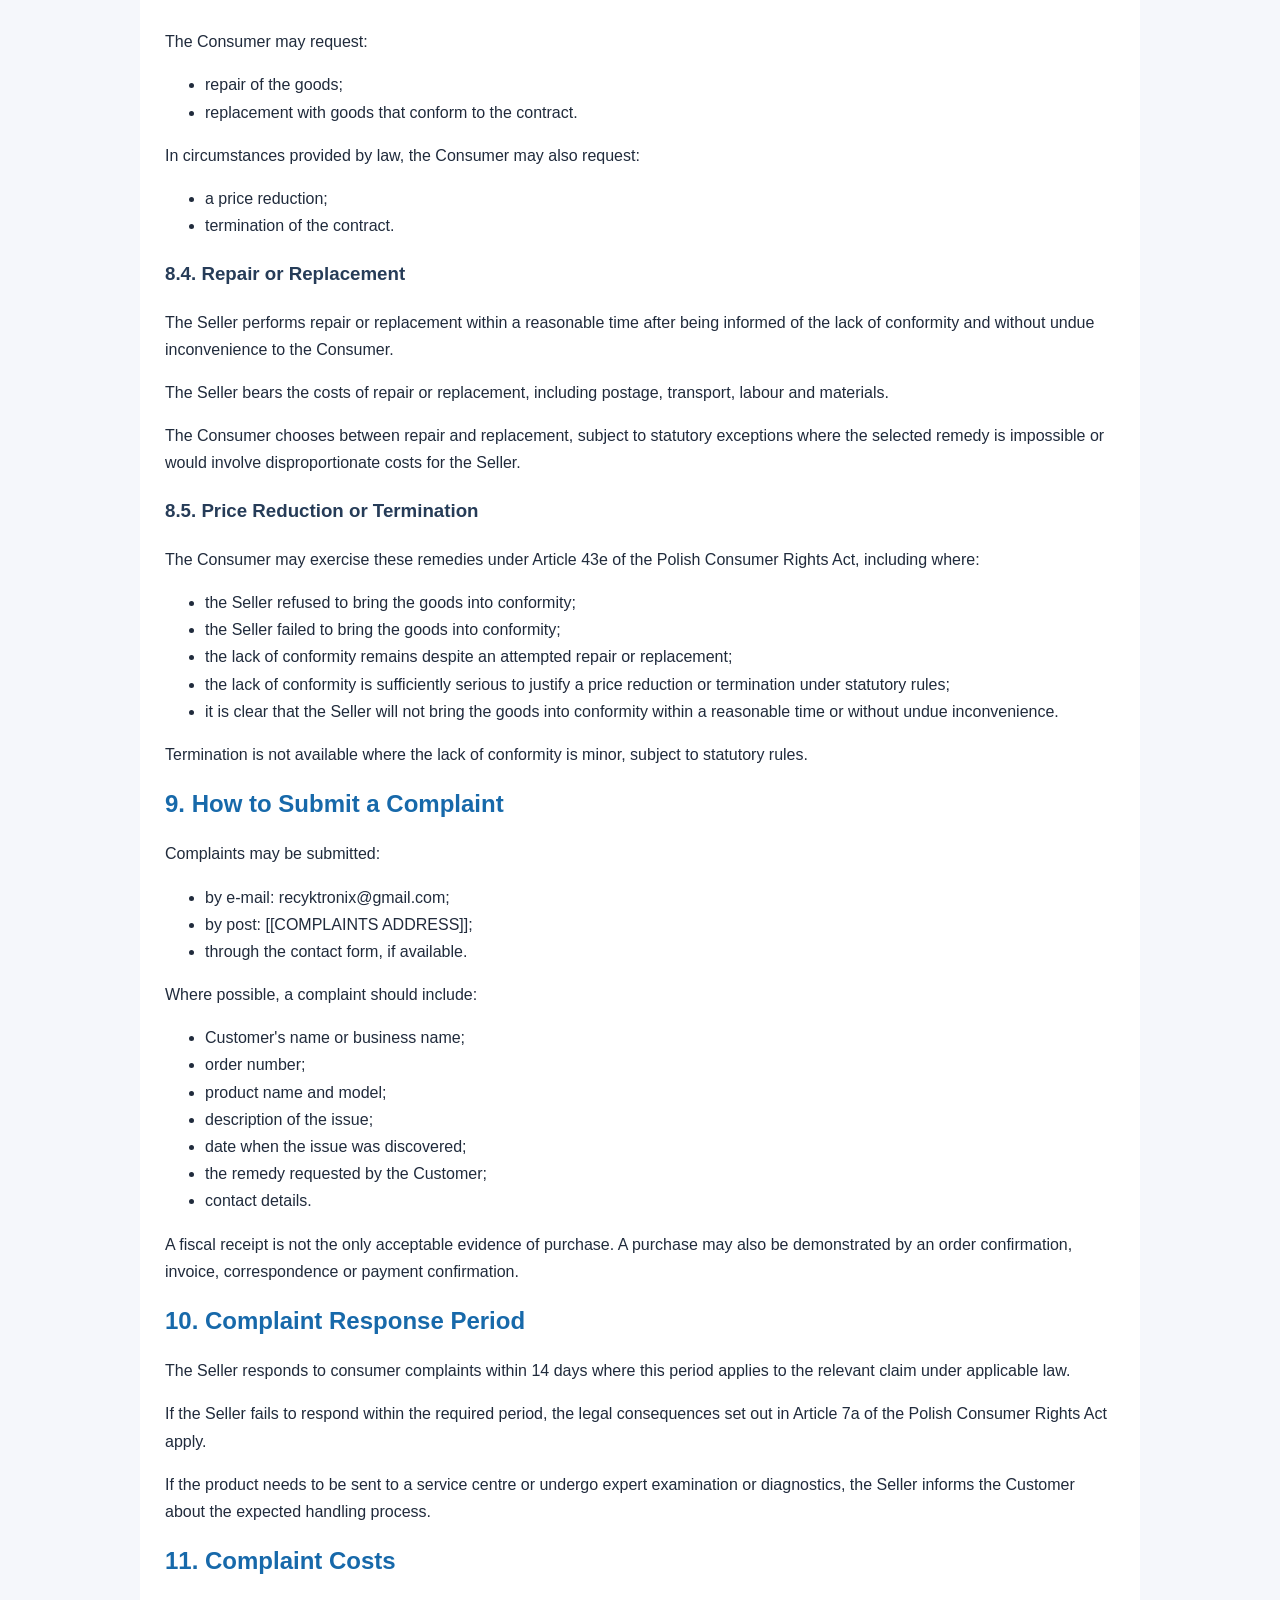
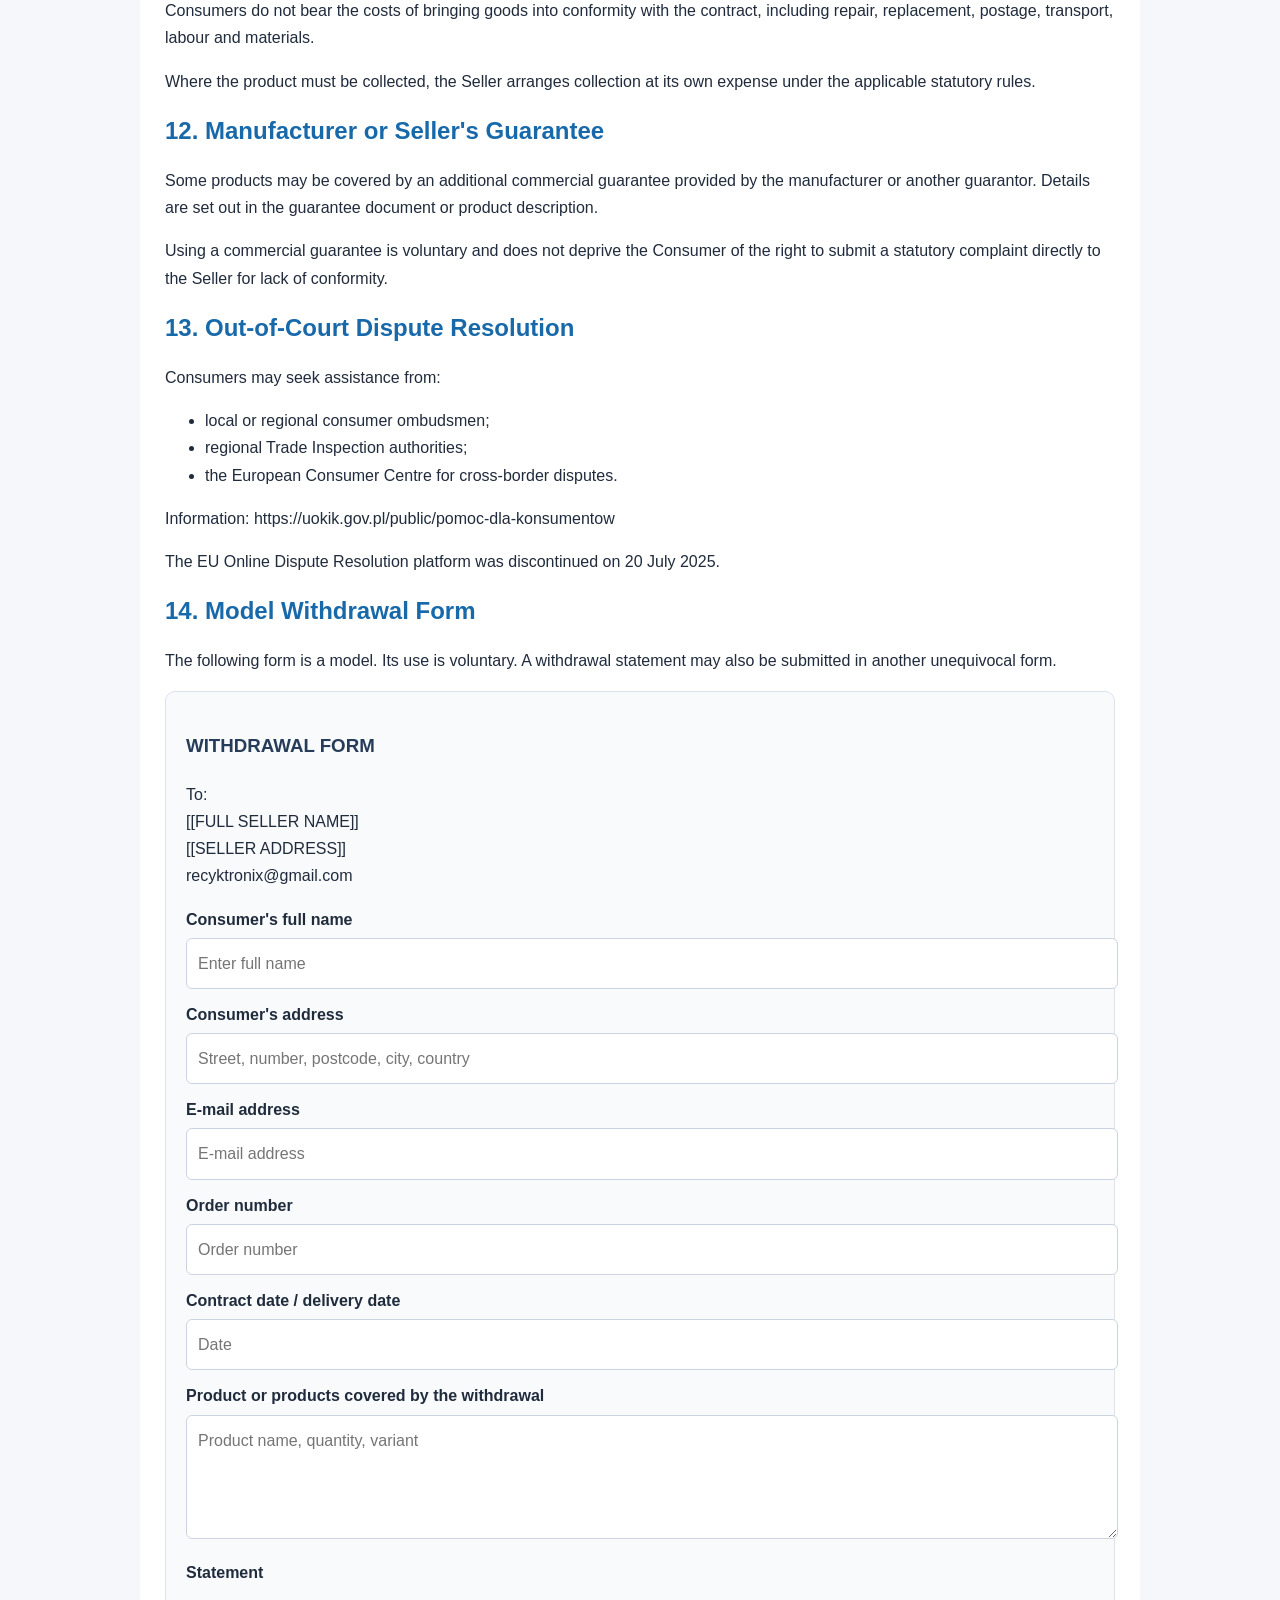
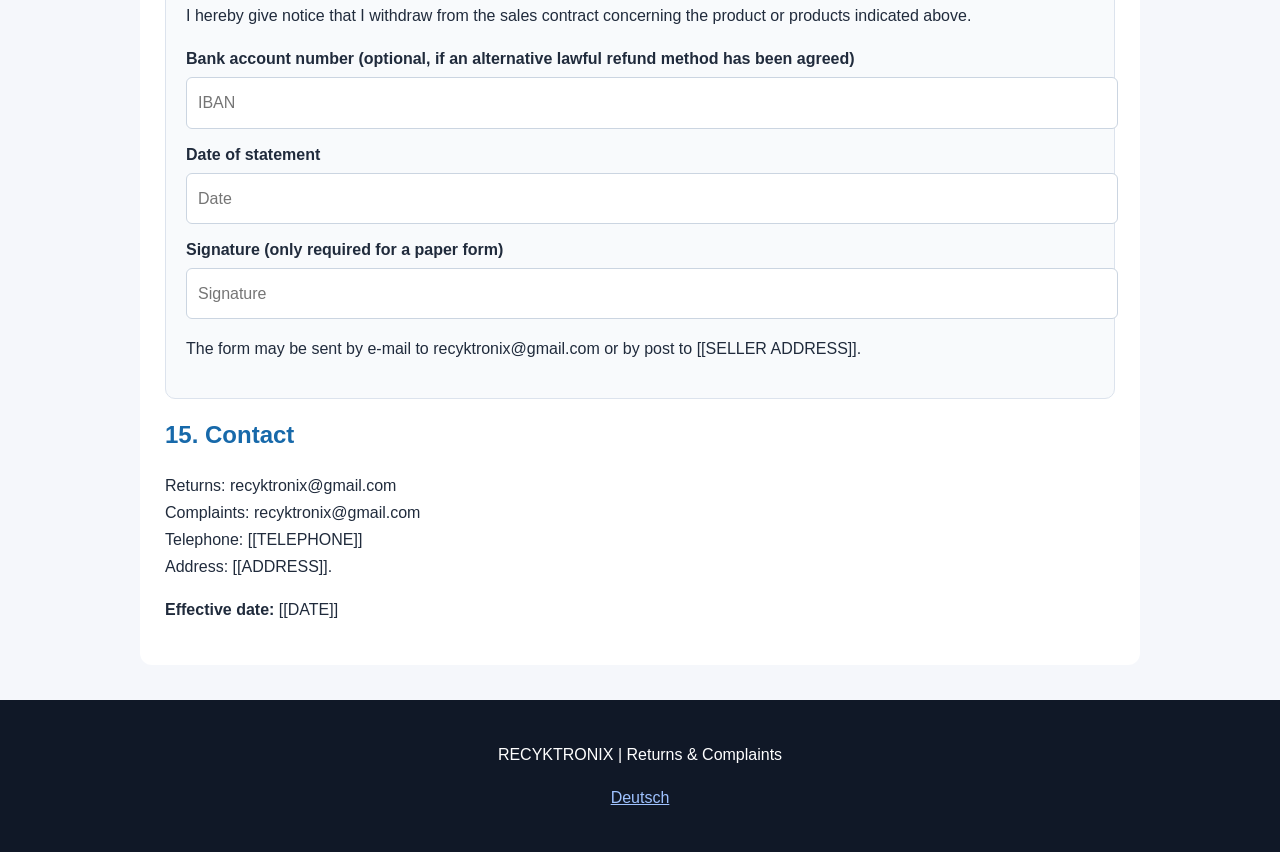
<file: legal/returns-and-complaints.html>
<!DOCTYPE html>
<html lang="pl">
<head>
<meta charset="UTF-8">
<meta name="viewport" content="width=device-width, initial-scale=1">
<meta name="description" content="Polityka zwrotów, odstąpienia od umowy i reklamacji produktów RECYKTRONIX. 14 dni na odstąpienie od umowy.">
<title>Zwroty i reklamacje | RECYKTRONIX</title>
<style>
body{margin:0;background:#f5f7fb;color:#202b3c;font:16px/1.7 Arial,sans-serif}
header{background:#101827;color:white;text-align:center;padding:35px 20px}
main{max-width:1000px;margin:35px auto;padding:0 20px}
section{background:white;padding:25px;margin-bottom:20px;border-radius:12px}
h2{color:#1769aa;line-height:1.35}
h3{color:#263c58}
.notice{background:#fff4d6;padding:15px;border-left:4px solid #e6a700}
form{background:#f8fafc;padding:20px;border:1px solid #dce3ed;border-radius:10px}
label{display:block;margin-top:12px;font-weight:bold}
input,textarea{width:100%;padding:11px;margin-top:5px;border:1px solid #cbd5e1;border-radius:6px;font:inherit}
textarea{min-height:100px}
button{margin-top:15px;background:#1769aa;color:white;border:0;padding:12px 20px;border-radius:6px}
.lang{border-top:2px solid #dce5ef;margin-top:40px;padding-top:25px}
footer{background:#101827;color:white;text-align:center;padding:25px}
</style>
</head>
<body>

<header>
<h1>RECYKTRONIX</h1>
<p>Polityka zwrotów i reklamacji</p>
<p>Returns and Complaints Policy</p>
</header>

<main>

<div class="notice">
<strong>PRZED PUBLIKACJĄ:</strong>
Uzupełnij adres zwrotów, adres reklamacyjny, e-mail, dane sprzedawcy
oraz rzeczywiste procedury logistyczne. Nie wprowadzaj ograniczeń
zwrotów, które nie wynikają z przepisów prawa.
</div>

<section>

<h2>1. Informacje ogólne</h2>

<p>
Niniejsza Polityka określa zasady odstąpienia od umowy, zwrotu
produktów oraz reklamacji towarów zakupionych w sklepie internetowym
RECYKTRONIX.
</p>

<p><strong>Sprzedawca:</strong> [[PEŁNA NAZWA FIRMY]]</p>
<p><strong>Adres:</strong> [[ADRES SIEDZIBY]]</p>
<p><strong>E-mail:</strong> recyktronix@gmail.com</p>
<p><strong>Kontakt w sprawie zwrotów:</strong> recyktronix@gmail.com</p>
<p><strong>Kontakt w sprawie reklamacji:</strong> recyktronix@gmail.com</p>
<p><strong>Adres zwrotów:</strong> [[PEŁNY ADRES ZWROTÓW]]</p>
<p><strong>Adres reklamacyjny:</strong> [[PEŁNY ADRES REKLAMACYJNY]]</p>

<h2>2. Prawo odstąpienia od umowy – 14 dni</h2>

<ol>
<li>Konsument, który zawarł umowę sprzedaży na odległość,
ma prawo odstąpić od umowy w terminie 14 dni bez podania przyczyny,
z zastrzeżeniem wyjątków przewidzianych prawem.</li>

<li>Prawo to przysługuje również przedsiębiorcy będącemu osobą
fizyczną, jeżeli umowa jest bezpośrednio związana z jego działalnością
gospodarczą, ale nie ma dla niego charakteru zawodowego
w rozumieniu właściwych przepisów.</li>

<li>Termin na odstąpienie od umowy sprzedaży pojedynczego towaru
rozpoczyna się w dniu, w którym konsument lub wskazana przez niego
osoba trzecia inna niż przewoźnik obejmie towar w posiadanie.</li>

<li>W przypadku zamówienia obejmującego wiele produktów dostarczanych
osobno, partiami lub w częściach termin liczy się od objęcia
w posiadanie ostatniego towaru, partii lub części, zgodnie z ustawą.</li>

<li>Do zachowania terminu wystarczy wysłanie oświadczenia przed
jego upływem.</li>
</ol>

<h2>3. Jak dokonać zwrotu?</h2>

<ol>
<li>Przygotuj oświadczenie o odstąpieniu od umowy. Możesz wykorzystać
formularz zamieszczony na końcu niniejszego dokumentu.</li>

<li>Wyślij oświadczenie:
<ul>
<li>e-mailem na adres recyktronix@gmail.com, lub</li>
<li>pocztą na adres [[ADRES KORESPONDENCYJNY]].</li>
</ul>
</li>

<li>Po wysłaniu oświadczenia odeślij produkt na adres:
<strong>[[ADRES ZWROTÓW]]</strong>.</li>

<li>Produkt należy odesłać niezwłocznie, nie później niż 14 dni
od dnia poinformowania Sprzedawcy o odstąpieniu od umowy.</li>

<li>Do przesyłki można dołączyć numer zamówienia, dane kontaktowe
i kopię potwierdzenia zakupu. Nie jest to jednak warunek
ustawowego skorzystania z prawa odstąpienia.</li>

<li>Sprzedawca może udostępnić etykietę zwrotną, jeżeli przewiduje
to jego procedura. Szczegóły:
[[OPISAĆ RZECZYWISTĄ PROCEDURĘ ETYKIET ZWROTNYCH]].</li>
</ol>

<h2>4. Stan zwracanego produktu</h2>

<p>
Konsument może zapoznać się z produktem w zakresie koniecznym
do stwierdzenia jego charakteru, cech i funkcjonowania,
w sposób analogiczny do możliwości zapoznania się z produktem
w sklepie stacjonarnym.
</p>

<p>
Konsument odpowiada za zmniejszenie wartości produktu, jeżeli
korzystał z niego w sposób wykraczający poza konieczny do
stwierdzenia jego charakteru, cech i funkcjonowania.
</p>

<p>
Samo otwarcie opakowania nie oznacza automatycznie utraty prawa
odstąpienia od umowy. Odpowiedzialność za zmniejszenie wartości
ocenia się indywidualnie, z uwzględnieniem przepisów prawa.
</p>

<p>
Zaleca się odesłanie produktu z kompletem otrzymanych akcesoriów,
instrukcji i elementów zestawu, jeżeli ich brak może wpływać
na kompletność produktu. Nie ogranicza to ustawowych praw
konsumenta.
</p>

<h2>5. Zwrot płatności</h2>

<ol>
<li>Sprzedawca zwraca wszystkie należne płatności, w tym koszt
najtańszego zwykłego sposobu dostawy oferowanego w Sklepie,
z wyjątkiem dodatkowych kosztów wynikających z wyboru przez
konsumenta droższego sposobu dostawy.</li>

<li>Zwrot następuje nie później niż w terminie 14 dni od dnia
otrzymania oświadczenia o odstąpieniu od umowy.</li>

<li>Sprzedawca może wstrzymać się ze zwrotem płatności do chwili
otrzymania zwracanego produktu lub dostarczenia dowodu jego
odesłania, zależnie od tego, które zdarzenie nastąpi wcześniej.</li>

<li>Zwrot jest dokonywany przy użyciu takiego samego sposobu
płatności, jakiego użył konsument, chyba że konsument wyraźnie
zgodził się na inny sposób zwrotu, który nie wiąże się dla niego
z dodatkowymi kosztami.</li>

<li>Jeżeli płatność była dokonana przez operatora zewnętrznego,
zwrot może być technicznie realizowany za pośrednictwem tego
operatora, zgodnie z prawem i zasadami pierwotnej transakcji.</li>

<li>Sprzedawca nie pobiera opłat za samo wykonanie ustawowego
zwrotu płatności.</li>
</ol>

<h2>6. Zwroty zamówień opłaconych USDT</h2>

<p>
Jeżeli Sklep przyjmuje płatności USDT, prawo odstąpienia od umowy
i prawo do zwrotu należnych środków pozostają zachowane.
</p>

<p>
Przed aktywowaniem tej metody płatności Sprzedawca musi określić
i ujawnić zgodny z prawem mechanizm rozliczania zwrotów, w tym:
</p>

<ul>
<li>sposób ustalania wartości płatności;</li>
<li>moment i źródło kursu przeliczeniowego;</li>
<li>walutę i metodę zwrotu;</li>
<li>zasady pokrywania opłat sieciowych i operatorskich;</li>
<li>procedurę w przypadku błędnego lub niepełnego transferu;</li>
<li>sposób potwierdzania zwrotu i identyfikacji transakcji.</li>
</ul>

<p>
Sprzedawca nie może stosować zapisów, które wyłączają lub
ograniczają bezwzględnie obowiązujące prawa konsumenta.
</p>

<p>
Nie należy automatycznie zakładać, że zwrot kryptowaluty
w tej samej liczbie jednostek USDT jest zawsze prawidłowym
sposobem rozliczenia. Sposób rozliczenia należy zweryfikować
w odniesieniu do konkretnej konstrukcji płatności i przepisów prawa.
</p>

<p>
Szczegółowy mechanizm:
<strong>[[UZUPEŁNIĆ PO ANALIZIE PRAWNEJ I KSIĘGOWEJ]]</strong>.
</p>

<h2>7. Wyjątki od prawa odstąpienia</h2>

<p>
Prawo odstąpienia od umowy nie przysługuje w przypadkach
wskazanych w art. 38 ustawy o prawach konsumenta, w szczególności
w odniesieniu do określonych umów:
</p>

<ul>
<li>o świadczenie usług, za które konsument jest zobowiązany
do zapłaty ceny, jeżeli usługa została w pełni wykonana
za wyraźną i uprzednią zgodą konsumenta oraz po poinformowaniu
go o utracie prawa odstąpienia;</li>

<li>w których przedmiotem świadczenia jest towar nieprefabrykowany,
wyprodukowany według specyfikacji konsumenta lub służący
zaspokojeniu jego zindywidualizowanych potrzeb;</li>

<li>w których przedmiotem świadczenia jest towar szybko psujący się
lub mający krótki termin przydatności do użycia;</li>

<li>w których przedmiotem świadczenia jest towar dostarczany
w zapieczętowanym opakowaniu, którego po otwarciu nie można
zwrócić ze względu na ochronę zdrowia lub względy higieniczne,
jeżeli opakowanie zostało otwarte po dostarczeniu;</li>

<li>w których przedmiotem świadczenia są nagrania dźwiękowe,
wizualne lub programy komputerowe dostarczane w zapieczętowanym
opakowaniu, jeżeli opakowanie zostało otwarte po dostarczeniu;</li>

<li>o dostarczanie treści cyfrowych niedostarczanych na nośniku
materialnym, jeżeli spełnione zostały ustawowe warunki rozpoczęcia
świadczenia i utraty prawa odstąpienia.</li>
</ul>

<p>
Powyższe wyjątki stosuje się wyłącznie w przypadkach i na warunkach
wynikających z przepisów prawa. Sam fakt, że produkt jest urządzeniem
elektronicznym, nie powoduje automatycznie utraty prawa zwrotu.
</p>

<h2>8. Reklamacje – brak zgodności towaru z umową</h2>

<h3>8.1. Odpowiedzialność Sprzedawcy</h3>

<p>
Sprzedawca odpowiada wobec konsumenta za brak zgodności towaru
z umową na zasadach określonych w ustawie o prawach konsumenta.
</p>

<p>
Odpowiedzialność ta dotyczy w szczególności sytuacji, gdy produkt:
</p>

<ul>
<li>nie odpowiada opisowi, rodzajowi, ilości lub jakości określonej
w umowie;</li>
<li>nie ma funkcjonalności, kompatybilności lub cech, których
konsument może zasadnie oczekiwać;</li>
<li>nie nadaje się do zwykłego celu, do którego używa się towarów
tego rodzaju;</li>
<li>nie jest dostarczany z wymaganymi akcesoriami lub instrukcjami;</li>
<li>nie odpowiada uzgodnionemu wzorowi lub próbce;</li>
<li>nie posiada wymaganych aktualizacji, jeżeli dotyczy to towaru
z elementami cyfrowymi.</li>
</ul>

<h3>8.2. Okres odpowiedzialności</h3>

<p>
Sprzedawca ponosi odpowiedzialność za brak zgodności towaru
z umową ujawniony w okresie dwóch lat od dostarczenia towaru,
chyba że przepisy przewidują dłuższy okres w określonej sytuacji.
</p>

<p>
W przypadku niezgodności ujawnionej w okresie ustawowym stosuje
się domniemania i zasady dowodowe określone w ustawie o prawach
konsumenta.
</p>

<h3>8.3. Dostępne żądania konsumenta</h3>

<p>Konsument może żądać:</p>

<ul>
<li>naprawy towaru;</li>
<li>wymiany towaru na zgodny z umową.</li>
</ul>

<p>
W przypadkach określonych prawem konsument może również żądać:
</p>

<ul>
<li>obniżenia ceny;</li>
<li>odstąpienia od umowy, jeżeli spełnione są ustawowe przesłanki.</li>
</ul>

<h3>8.4. Naprawa lub wymiana</h3>

<p>
Sprzedawca dokonuje naprawy lub wymiany w rozsądnym czasie
od chwili poinformowania o braku zgodności z umową i bez
nadmiernych niedogodności dla konsumenta.
</p>

<p>
Koszty naprawy lub wymiany ponosi Sprzedawca, w tym koszty
przesyłki, transportu, robocizny i materiałów.
</p>

<p>
Wybór między naprawą a wymianą należy do konsumenta, z zastrzeżeniem
przypadków, w których wybrane żądanie jest niemożliwe lub
wymagałoby nadmiernych kosztów dla Sprzedawcy zgodnie z ustawą.
</p>

<h3>8.5. Obniżenie ceny lub odstąpienie od umowy</h3>

<p>
Konsument może skorzystać z tych uprawnień na zasadach określonych
w art. 43e ustawy o prawach konsumenta, w szczególności gdy:
</p>

<ul>
<li>Sprzedawca odmówił doprowadzenia towaru do zgodności z umową;</li>
<li>Sprzedawca nie doprowadził towaru do zgodności z umową;</li>
<li>brak zgodności występuje nadal mimo próby naprawy lub wymiany;</li>
<li>brak zgodności jest na tyle istotny, że uzasadnia obniżenie ceny
lub odstąpienie od umowy na zasadach ustawowych;</li>
<li>z okoliczności wynika, że Sprzedawca nie doprowadzi towaru
do zgodności z umową w rozsądnym czasie lub bez nadmiernych
niedogodności.</li>
</ul>

<p>
Odstąpienie od umowy nie jest dopuszczalne, jeżeli brak zgodności
jest nieistotny, z zastrzeżeniem zasad ustawowych.
</p>

<h2>9. Jak zgłosić reklamację?</h2>

<p>
Reklamację można złożyć:
</p>

<ul>
<li>e-mailem: recyktronix@gmail.com;</li>
<li>pocztą: [[ADRES REKLAMACYJNY]];</li>
<li>przez formularz kontaktowy, jeżeli jest dostępny.</li>
</ul>

<p>
Zgłoszenie reklamacyjne powinno w miarę możliwości zawierać:
</p>

<ul>
<li>imię i nazwisko lub nazwę Klienta;</li>
<li>numer zamówienia;</li>
<li>nazwę i model produktu;</li>
<li>opis stwierdzonego problemu;</li>
<li>datę ujawnienia problemu;</li>
<li>żądanie Klienta;</li>
<li>dane kontaktowe.</li>
</ul>

<p>
Paragon fiskalny nie jest jedynym dopuszczalnym dowodem zakupu.
Zakup może zostać wykazany również innymi dowodami, np. potwierdzeniem
zamówienia, fakturą, korespondencją lub potwierdzeniem płatności.
</p>

<h2>10. Termin rozpatrzenia reklamacji</h2>

<p>
Sprzedawca odpowiada na reklamację konsumenta w terminie
14 dni, jeżeli jest to termin przewidziany dla danego żądania
przez obowiązujące przepisy.
</p>

<p>
Jeżeli Sprzedawca nie odpowie w wymaganym terminie na żądanie
konsumenta, stosuje się skutki prawne wynikające z art. 7a
ustawy o prawach konsumenta.
</p>

<p>
W przypadku konieczności przekazania produktu do serwisu,
ekspertyzy lub diagnostyki Sprzedawca informuje Klienta
o przewidywanym przebiegu sprawy.
</p>

<h2>11. Koszty reklamacji</h2>

<p>
Konsument nie ponosi kosztów doprowadzenia towaru do zgodności
z umową, w tym kosztów naprawy, wymiany, przesyłki, transportu,
robocizny i materiałów.
</p>

<p>
W przypadku konieczności odbioru towaru Sprzedawca organizuje
odbiór na własny koszt na zasadach określonych w ustawie.
</p>

<h2>12. Gwarancja producenta lub sprzedawcy</h2>

<p>
Niektóre produkty mogą być objęte dodatkową gwarancją producenta
lub innego gwaranta. Szczegóły określa dokument gwarancyjny
lub opis produktu.
</p>

<p>
Skorzystanie z gwarancji jest dobrowolne i nie pozbawia
konsumenta prawa do złożenia reklamacji bezpośrednio do
Sprzedawcy na podstawie ustawowej odpowiedzialności za brak
zgodności towaru z umową.
</p>

<h2>13. Pozasądowe rozwiązywanie sporów</h2>

<p>
W przypadku sporu konsument może skorzystać z pomocy:
</p>

<ul>
<li>miejskiego lub powiatowego rzecznika konsumentów;</li>
<li>wojewódzkiego inspektoratu Inspekcji Handlowej;</li>
<li>Europejskiego Centrum Konsumenckiego w sprawach transgranicznych.</li>
</ul>

<p>
Informacje: https://uokik.gov.pl/public/pomoc-dla-konsumentow
</p>

<p>
Platforma ODR Unii Europejskiej została zamknięta 20 lipca 2025 r.
</p>

<h2>14. Formularz odstąpienia od umowy</h2>

<p>
Poniższy formularz jest wzorem. Jego wykorzystanie jest dobrowolne.
Oświadczenie można złożyć także w innej jednoznacznej formie.
</p>

<form>
<h3>FORMULARZ ODSTĄPIENIA OD UMOWY</h3>

<p>
Adresat:<br>
[[PEŁNA NAZWA SPRZEDAWCY]]<br>
[[ADRES SPRZEDAWCY]]<br>
recyktronix@gmail.com
</p>

<label>Imię i nazwisko konsumenta</label>
<input type="text" placeholder="Wpisz imię i nazwisko">

<label>Adres konsumenta</label>
<input type="text" placeholder="Ulica, numer, kod pocztowy, miasto, kraj">

<label>Adres e-mail</label>
<input type="email" placeholder="Adres e-mail">

<label>Numer zamówienia</label>
<input type="text" placeholder="Numer zamówienia">

<label>Data zawarcia umowy / odbioru towaru</label>
<input type="text" placeholder="Data">

<label>Produkt lub produkty, których dotyczy odstąpienie</label>
<textarea placeholder="Nazwa produktu, ilość, wariant"></textarea>

<label>Oświadczenie</label>
<p>
Niniejszym informuję o odstąpieniu od umowy sprzedaży dotyczącej
wskazanego wyżej produktu lub produktów.
</p>

<label>Numer rachunku bankowego (opcjonalnie, jeżeli uzgodniono
dopuszczalny sposób zwrotu)</label>
<input type="text" placeholder="IBAN">

<label>Data oświadczenia</label>
<input type="text" placeholder="Data">

<label>Podpis (wymagany wyłącznie w przypadku formularza papierowego)</label>
<input type="text" placeholder="Podpis">

<p>
Formularz można przesłać e-mailem na adres recyktronix@gmail.com
lub pocztą na adres [[ADRES SPRZEDAWCY]].
</p>

</form>

<h2>15. Kontakt</h2>

<p>
Zwroty: recyktronix@gmail.com<br>
Reklamacje: recyktronix@gmail.com<br>
Telefon: [[TELEFON]]<br>
Adres: [[ADRES]].
</p>

<p><strong>Data obowiązywania:</strong> [[DATA]]</p>

</section>


<div class="lang" lang="en">

<section>

<h2>RETURNS AND COMPLAINTS POLICY</h2>

<h2>1. General Information</h2>

<p>
This Policy sets out the rules for withdrawing from contracts,
returning products and submitting complaints concerning goods
purchased from the RECYKTRONIX online store.
</p>

<p><strong>Seller:</strong> [[FULL LEGAL BUSINESS NAME]]</p>
<p><strong>Registered address:</strong> [[REGISTERED ADDRESS]]</p>
<p><strong>E-mail:</strong> recyktronix@gmail.com</p>
<p><strong>Returns contact:</strong> recyktronix@gmail.com</p>
<p><strong>Complaints contact:</strong> recyktronix@gmail.com</p>
<p><strong>Returns address:</strong> [[FULL RETURNS ADDRESS]]</p>
<p><strong>Complaints address:</strong> [[FULL COMPLAINTS ADDRESS]]</p>

<h2>2. Right of Withdrawal – 14 Days</h2>

<ol>
<li>A Consumer who enters into a distance sales contract has
the right to withdraw without giving a reason within 14 days,
subject to statutory exceptions.</li>

<li>This right also applies to an individual business customer
where the contract is directly related to their business activity
but is not of a professional nature for that individual under
applicable law.</li>

<li>For a contract concerning the sale of a single product,
the withdrawal period begins when the Consumer or a third party
indicated by the Consumer, other than the carrier, takes possession
of the product.</li>

<li>For an order involving multiple products delivered separately,
in batches or in parts, the period begins when the last product,
batch or part is taken into possession, in accordance with law.</li>

<li>The deadline is met if the withdrawal statement is sent
before the end of the period.</li>
</ol>

<h2>3. How to Return a Product</h2>

<ol>
<li>Prepare a withdrawal statement. You may use the form
included at the end of this document.</li>

<li>Send the statement:
<ul>
<li>by e-mail to recyktronix@gmail.com, or</li>
<li>by post to [[POSTAL ADDRESS]].</li>
</ul>
</li>

<li>After sending the statement, return the product to:
<strong>[[RETURNS ADDRESS]]</strong>.</li>

<li>The product must be returned without undue delay and
no later than 14 days after notifying the Seller of withdrawal.</li>

<li>You may include your order number, contact details and
a copy of the purchase confirmation. These are not statutory
conditions for exercising the right of withdrawal.</li>

<li>The Seller may provide a return shipping label if this
is part of its actual procedure. Details:
[[DESCRIBE THE ACTUAL RETURN LABEL PROCEDURE]].</li>
</ol>

<h2>4. Condition of Returned Products</h2>

<p>
Consumers may handle and examine a product to the extent
necessary to establish its nature, characteristics and functioning,
in a manner comparable to examining it in a physical store.
</p>

<p>
Consumers are liable for any diminished value resulting from
handling beyond what is necessary to establish the nature,
characteristics and functioning of the product.
</p>

<p>
Opening the packaging does not automatically mean that the
right of withdrawal is lost. Any diminished value must be
assessed individually in accordance with applicable law.
</p>

<p>
Customers are encouraged to return products with all supplied
accessories, instructions and package contents where missing
items may affect completeness. This does not restrict statutory
consumer rights.
</p>

<h2>5. Refunds</h2>

<ol>
<li>The Seller refunds all payments due, including the cost
of the least expensive standard delivery method offered by
the Store, except for additional costs resulting from the
Consumer choosing a more expensive delivery method.</li>

<li>The refund is made no later than 14 days after the Seller
receives the withdrawal statement.</li>

<li>The Seller may withhold the refund until the returned product
has been received or evidence of its return has been provided,
whichever occurs first.</li>

<li>The refund is made using the same means of payment used
by the Consumer, unless the Consumer expressly agrees to
another method that does not involve additional costs.</li>

<li>Where an external payment provider was used, the refund
may technically be processed through that provider, subject
to applicable law and the original transaction arrangements.</li>

<li>The Seller does not charge a fee merely for making a
statutory refund.</li>
</ol>

<h2>6. Refunds for Orders Paid in USDT</h2>

<p>
Where the Store accepts USDT payments, the right of withdrawal
and the right to receive any refund due remain in force.
</p>

<p>
Before enabling this payment method, the Seller must define
and disclose a lawful refund mechanism, including:
</p>

<ul>
<li>how the payment value is determined;</li>
<li>the exchange rate source and valuation time;</li>
<li>the refund currency and method;</li>
<li>the allocation of network and provider fees;</li>
<li>the procedure for incorrect or incomplete transfers;</li>
<li>the method for confirming and identifying refunds.</li>
</ul>

<p>
The Seller may not use terms that exclude or restrict mandatory
consumer rights.
</p>

<p>
It must not be automatically assumed that refunding the same
number of USDT units is always the legally correct settlement
method. The arrangement must be assessed in light of the
specific payment structure and applicable law.
</p>

<p>
Detailed mechanism:
<strong>[[COMPLETE AFTER LEGAL AND ACCOUNTING REVIEW]]</strong>.
</p>

<h2>7. Exceptions to the Right of Withdrawal</h2>

<p>
The right of withdrawal does not apply to contracts listed
in Article 38 of the Polish Consumer Rights Act, including
certain contracts:
</p>

<ul>
<li>for services, where the service has been fully performed
with the Consumer's express prior consent and acknowledgement
of the loss of the right of withdrawal;</li>

<li>for non-prefabricated goods manufactured according to
the Consumer's specifications or clearly personalised;</li>

<li>for goods liable to deteriorate or expire rapidly;</li>

<li>for sealed goods which are not suitable for return due
to health protection or hygiene reasons once unsealed after delivery;</li>

<li>for sealed audio or video recordings or computer software
once unsealed after delivery;</li>

<li>for digital content not supplied on a tangible medium,
where the statutory conditions for starting performance
and losing the right of withdrawal have been met.</li>
</ul>

<p>
These exceptions apply only where and to the extent permitted
by applicable law. The fact that a product is an electronic
device does not automatically remove the right of withdrawal.
</p>

<h2>8. Complaints – Lack of Conformity of Goods</h2>

<h3>8.1. Seller's Liability</h3>

<p>
The Seller is liable to Consumers for a lack of conformity
of goods with the contract under the Polish Consumer Rights Act.
</p>

<p>Examples include products that:</p>
<ul>
<li>do not correspond to the description, type, quantity or
quality agreed in the contract;</li>
<li>lack functionality, compatibility or characteristics that
the Consumer may reasonably expect;</li>
<li>are not fit for the ordinary purposes for which goods
of the same type are used;</li>
<li>are not supplied with accessories or instructions reasonably
expected by the Consumer;</li>
<li>do not match an agreed sample or model;</li>
<li>lack required updates where the goods contain digital elements.</li>
</ul>

<h3>8.2. Liability Period</h3>

<p>
The Seller is liable for a lack of conformity disclosed
within two years from delivery, unless a longer period applies
under statutory provisions in a particular case.
</p>

<p>
Statutory presumptions and evidentiary rules apply to defects
disclosed within the relevant statutory period.
</p>

<h3>8.3. Consumer Remedies</h3>

<p>The Consumer may request:</p>
<ul>
<li>repair of the goods;</li>
<li>replacement with goods that conform to the contract.</li>
</ul>

<p>In circumstances provided by law, the Consumer may also request:</p>
<ul>
<li>a price reduction;</li>
<li>termination of the contract.</li>
</ul>

<h3>8.4. Repair or Replacement</h3>

<p>
The Seller performs repair or replacement within a reasonable
time after being informed of the lack of conformity and without
undue inconvenience to the Consumer.
</p>

<p>
The Seller bears the costs of repair or replacement, including
postage, transport, labour and materials.
</p>

<p>
The Consumer chooses between repair and replacement, subject
to statutory exceptions where the selected remedy is impossible
or would involve disproportionate costs for the Seller.
</p>

<h3>8.5. Price Reduction or Termination</h3>

<p>
The Consumer may exercise these remedies under Article 43e
of the Polish Consumer Rights Act, including where:
</p>

<ul>
<li>the Seller refused to bring the goods into conformity;</li>
<li>the Seller failed to bring the goods into conformity;</li>
<li>the lack of conformity remains despite an attempted repair
or replacement;</li>
<li>the lack of conformity is sufficiently serious to justify
a price reduction or termination under statutory rules;</li>
<li>it is clear that the Seller will not bring the goods into
conformity within a reasonable time or without undue inconvenience.</li>
</ul>

<p>
Termination is not available where the lack of conformity
is minor, subject to statutory rules.
</p>

<h2>9. How to Submit a Complaint</h2>

<p>Complaints may be submitted:</p>
<ul>
<li>by e-mail: recyktronix@gmail.com;</li>
<li>by post: [[COMPLAINTS ADDRESS]];</li>
<li>through the contact form, if available.</li>
</ul>

<p>Where possible, a complaint should include:</p>
<ul>
<li>Customer's name or business name;</li>
<li>order number;</li>
<li>product name and model;</li>
<li>description of the issue;</li>
<li>date when the issue was discovered;</li>
<li>the remedy requested by the Customer;</li>
<li>contact details.</li>
</ul>

<p>
A fiscal receipt is not the only acceptable evidence of purchase.
A purchase may also be demonstrated by an order confirmation,
invoice, correspondence or payment confirmation.
</p>

<h2>10. Complaint Response Period</h2>

<p>
The Seller responds to consumer complaints within 14 days
where this period applies to the relevant claim under applicable law.
</p>

<p>
If the Seller fails to respond within the required period,
the legal consequences set out in Article 7a of the Polish
Consumer Rights Act apply.
</p>

<p>
If the product needs to be sent to a service centre or undergo
expert examination or diagnostics, the Seller informs the
Customer about the expected handling process.
</p>

<h2>11. Complaint Costs</h2>

<p>
Consumers do not bear the costs of bringing goods into conformity
with the contract, including repair, replacement, postage,
transport, labour and materials.
</p>

<p>
Where the product must be collected, the Seller arranges
collection at its own expense under the applicable statutory rules.
</p>

<h2>12. Manufacturer or Seller's Guarantee</h2>

<p>
Some products may be covered by an additional commercial
guarantee provided by the manufacturer or another guarantor.
Details are set out in the guarantee document or product description.
</p>

<p>
Using a commercial guarantee is voluntary and does not deprive
the Consumer of the right to submit a statutory complaint
directly to the Seller for lack of conformity.
</p>

<h2>13. Out-of-Court Dispute Resolution</h2>

<p>Consumers may seek assistance from:</p>
<ul>
<li>local or regional consumer ombudsmen;</li>
<li>regional Trade Inspection authorities;</li>
<li>the European Consumer Centre for cross-border disputes.</li>
</ul>

<p>
Information: https://uokik.gov.pl/public/pomoc-dla-konsumentow
</p>

<p>
The EU Online Dispute Resolution platform was discontinued
on 20 July 2025.
</p>

<h2>14. Model Withdrawal Form</h2>

<p>
The following form is a model. Its use is voluntary.
A withdrawal statement may also be submitted in another
unequivocal form.
</p>

<form>
<h3>WITHDRAWAL FORM</h3>

<p>
To:<br>
[[FULL SELLER NAME]]<br>
[[SELLER ADDRESS]]<br>
recyktronix@gmail.com
</p>

<label>Consumer's full name</label>
<input type="text" placeholder="Enter full name">

<label>Consumer's address</label>
<input type="text" placeholder="Street, number, postcode, city, country">

<label>E-mail address</label>
<input type="email" placeholder="E-mail address">

<label>Order number</label>
<input type="text" placeholder="Order number">

<label>Contract date / delivery date</label>
<input type="text" placeholder="Date">

<label>Product or products covered by the withdrawal</label>
<textarea placeholder="Product name, quantity, variant"></textarea>

<label>Statement</label>
<p>
I hereby give notice that I withdraw from the sales contract
concerning the product or products indicated above.
</p>

<label>Bank account number (optional, if an alternative
lawful refund method has been agreed)</label>
<input type="text" placeholder="IBAN">

<label>Date of statement</label>
<input type="text" placeholder="Date">

<label>Signature (only required for a paper form)</label>
<input type="text" placeholder="Signature">

<p>
The form may be sent by e-mail to recyktronix@gmail.com
or by post to [[SELLER ADDRESS]].
</p>

</form>

<h2>15. Contact</h2>

<p>
Returns: recyktronix@gmail.com<br>
Complaints: recyktronix@gmail.com<br>
Telephone: [[TELEPHONE]]<br>
Address: [[ADDRESS]].
</p>

<p><strong>Effective date:</strong> [[DATE]]</p>

</section>
</div>

</main>

<footer>
<p>RECYKTRONIX | Returns & Complaints</p>
<p><a href="de/returns-and-complaints.html" style="color:#9fc2ff">Deutsch</a></p></footer>

</body>
</html>
</file>
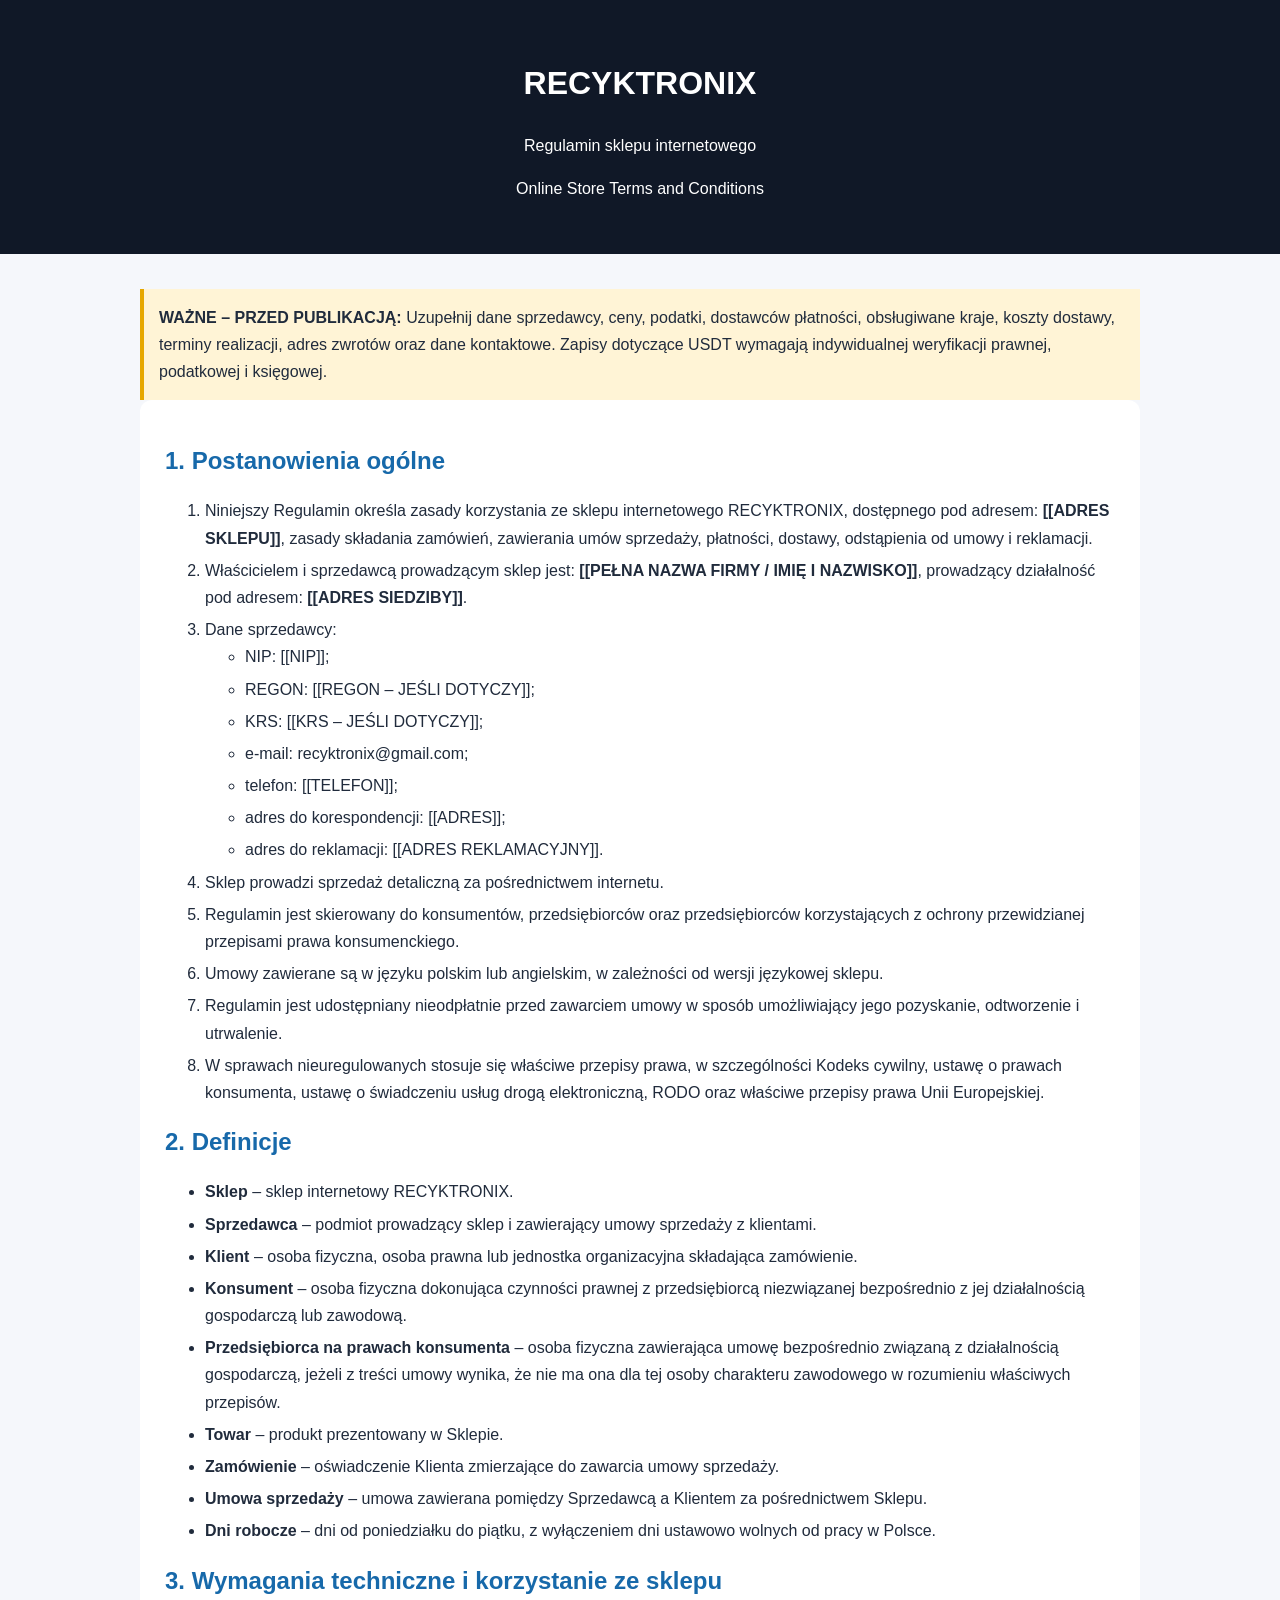
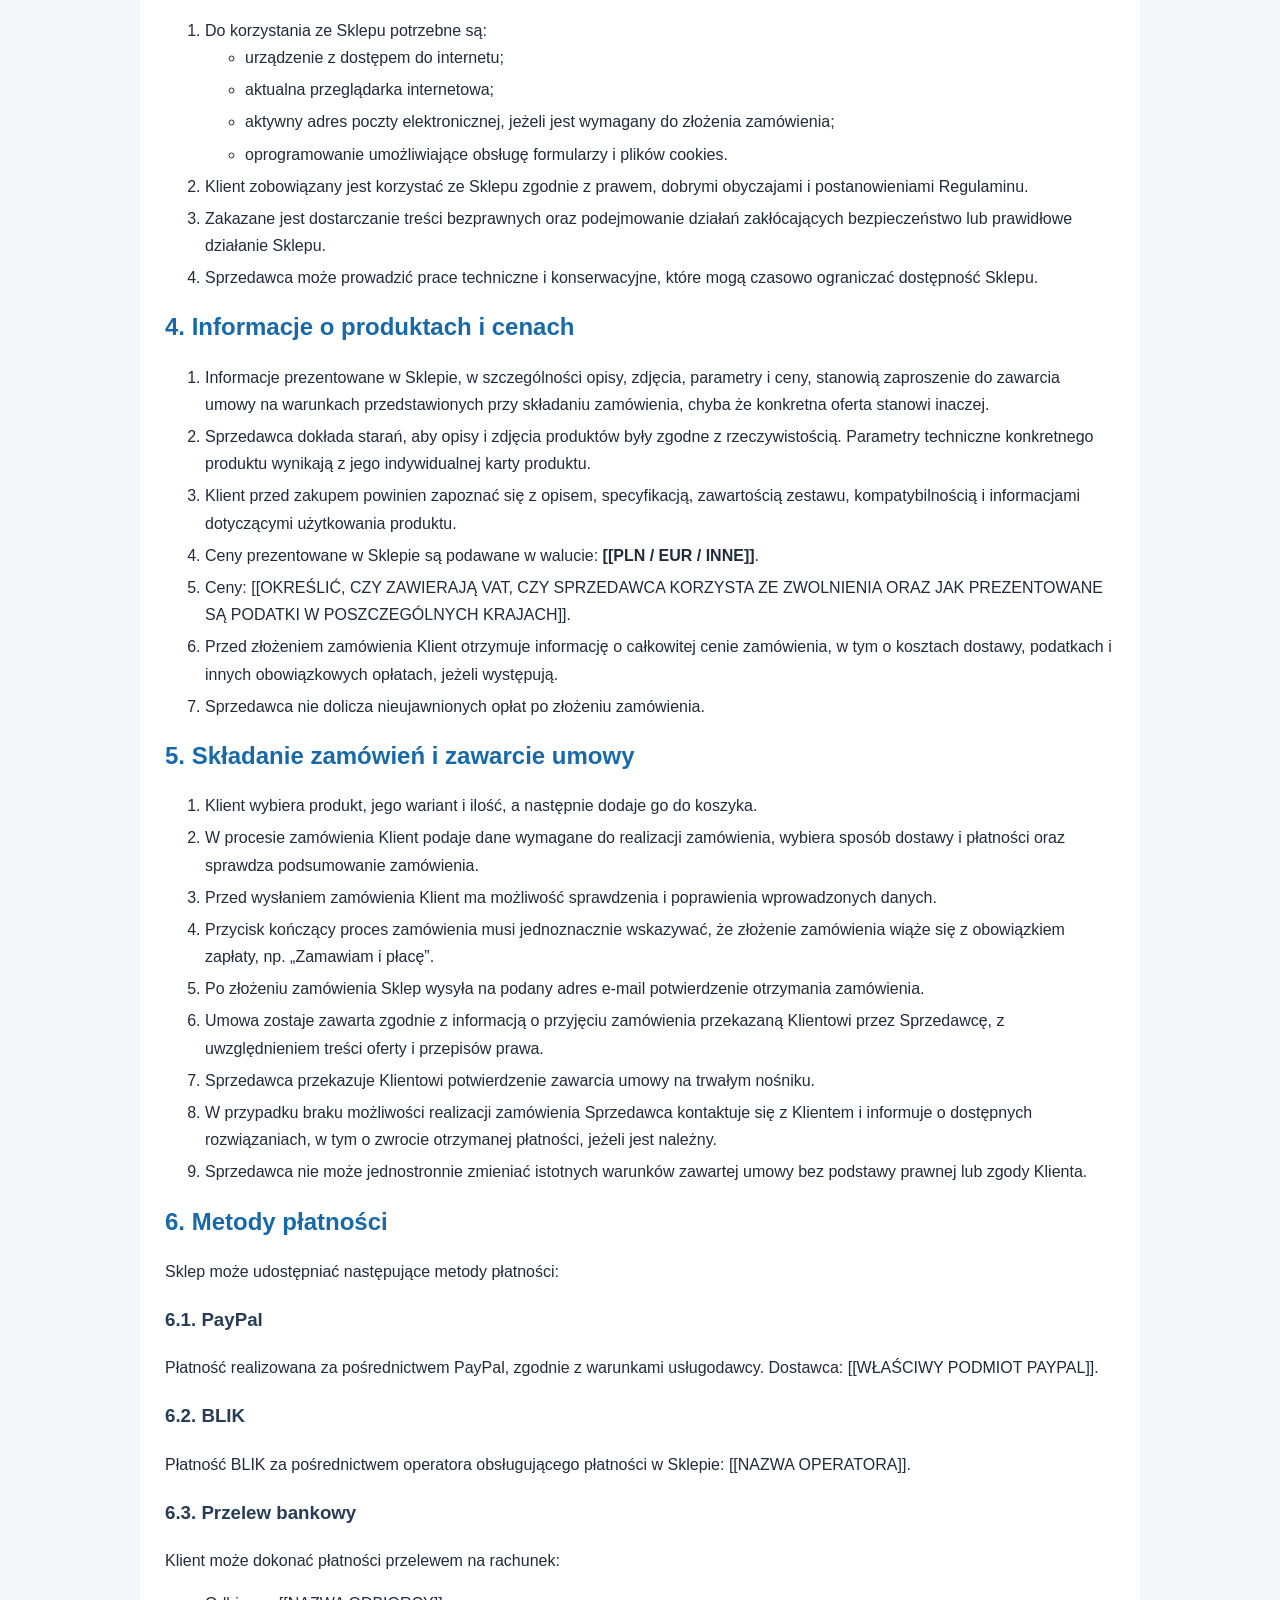
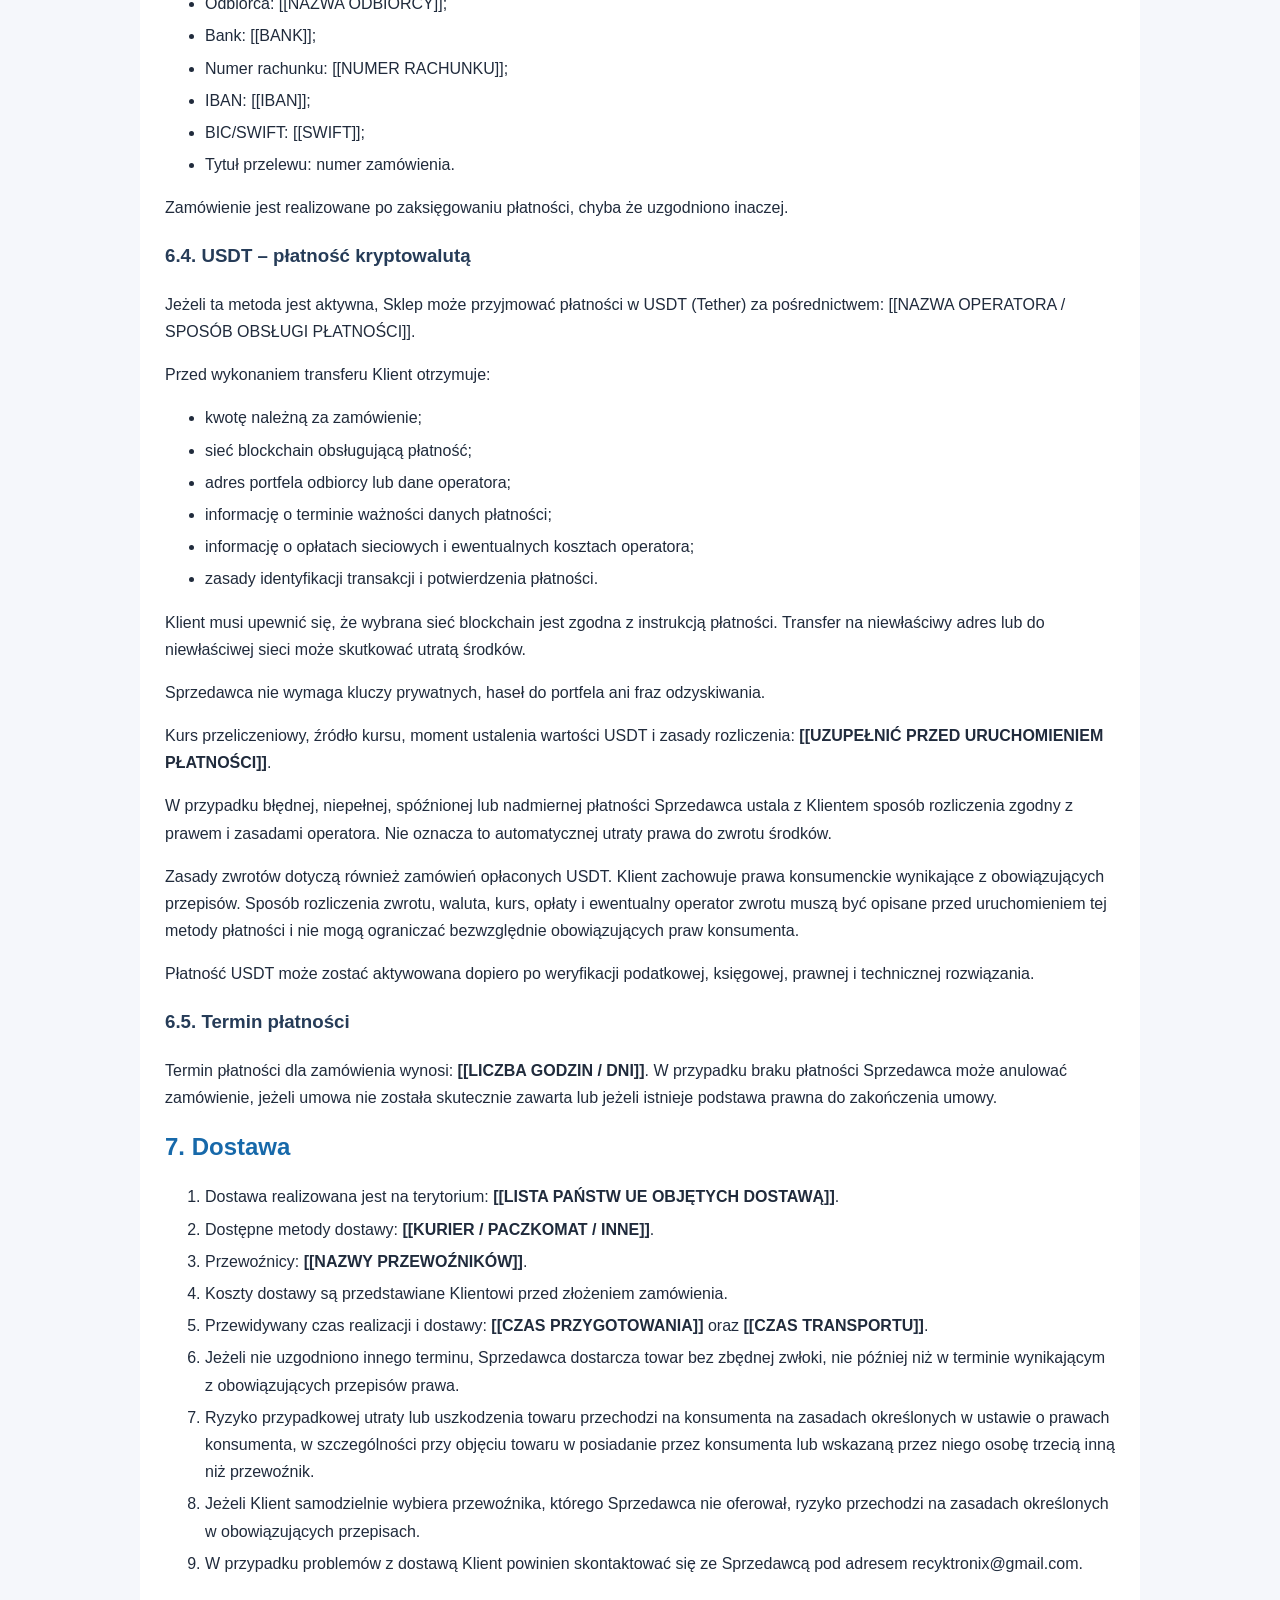
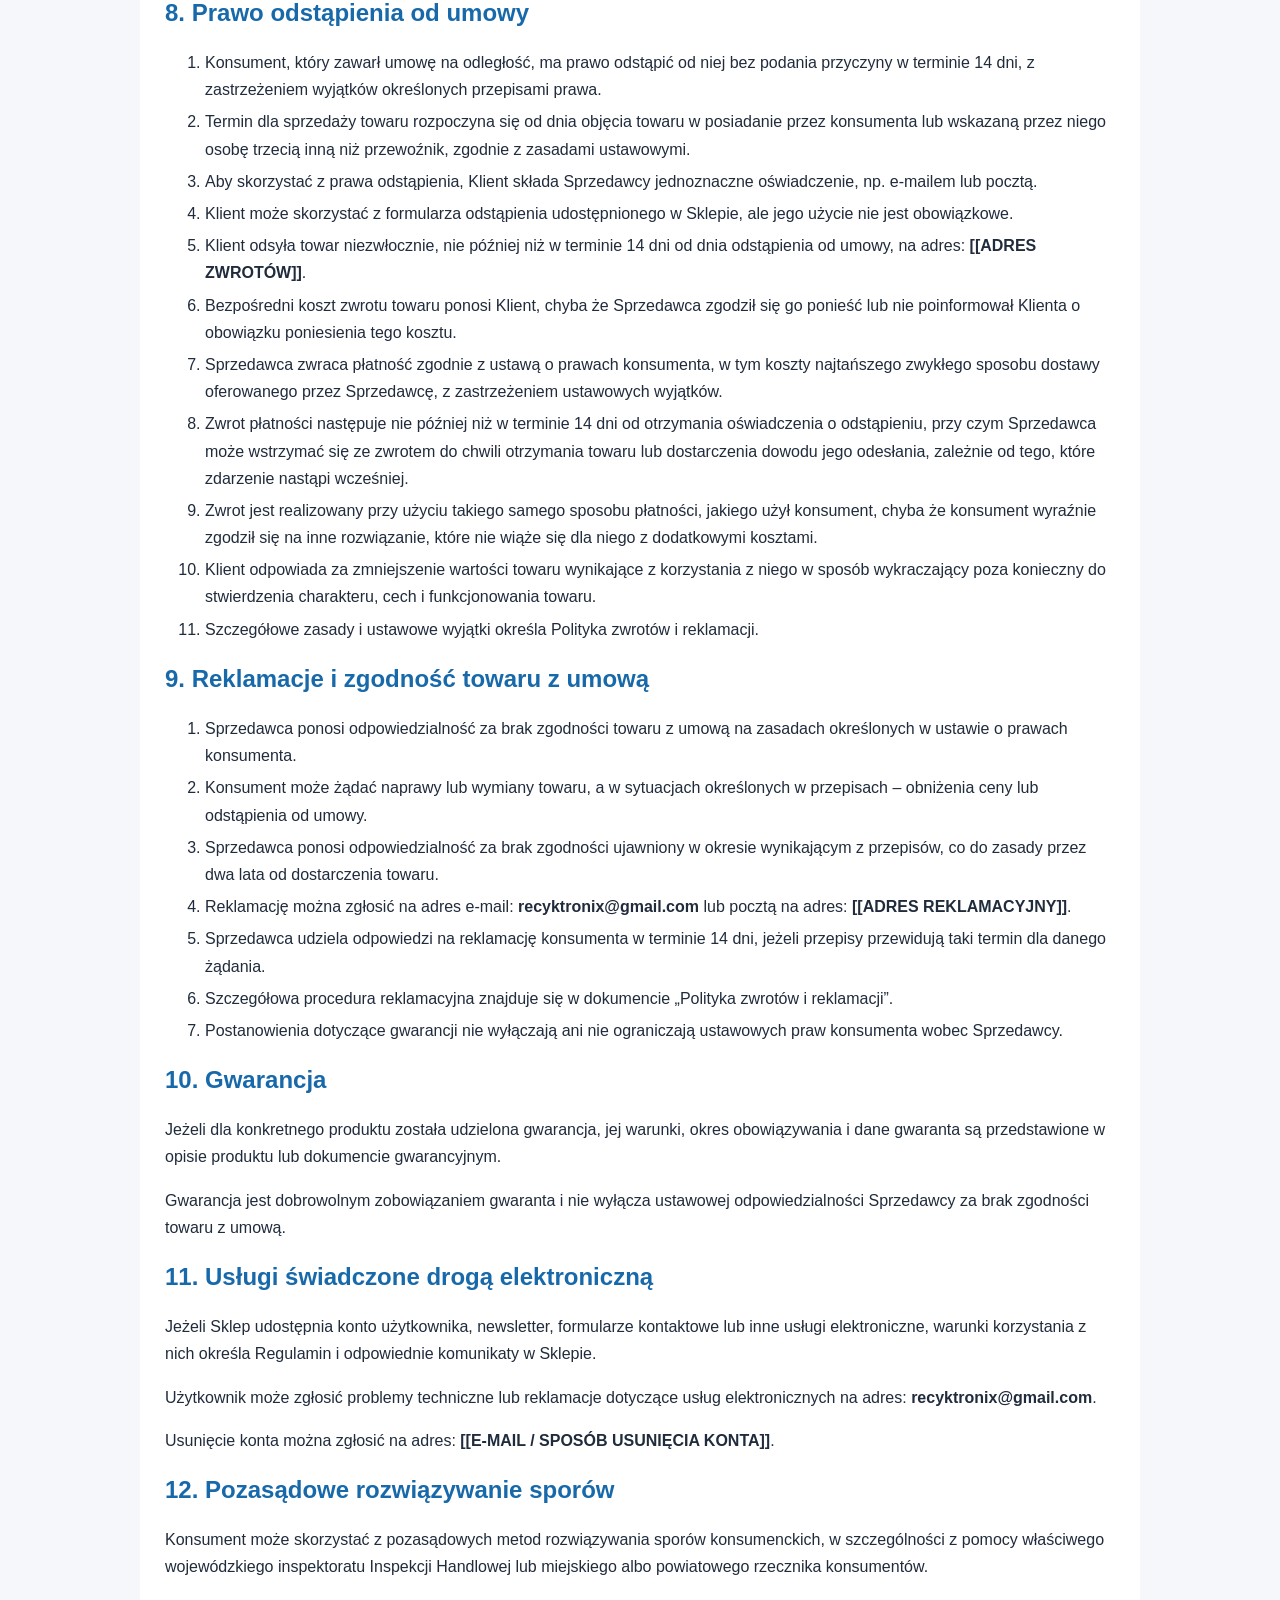
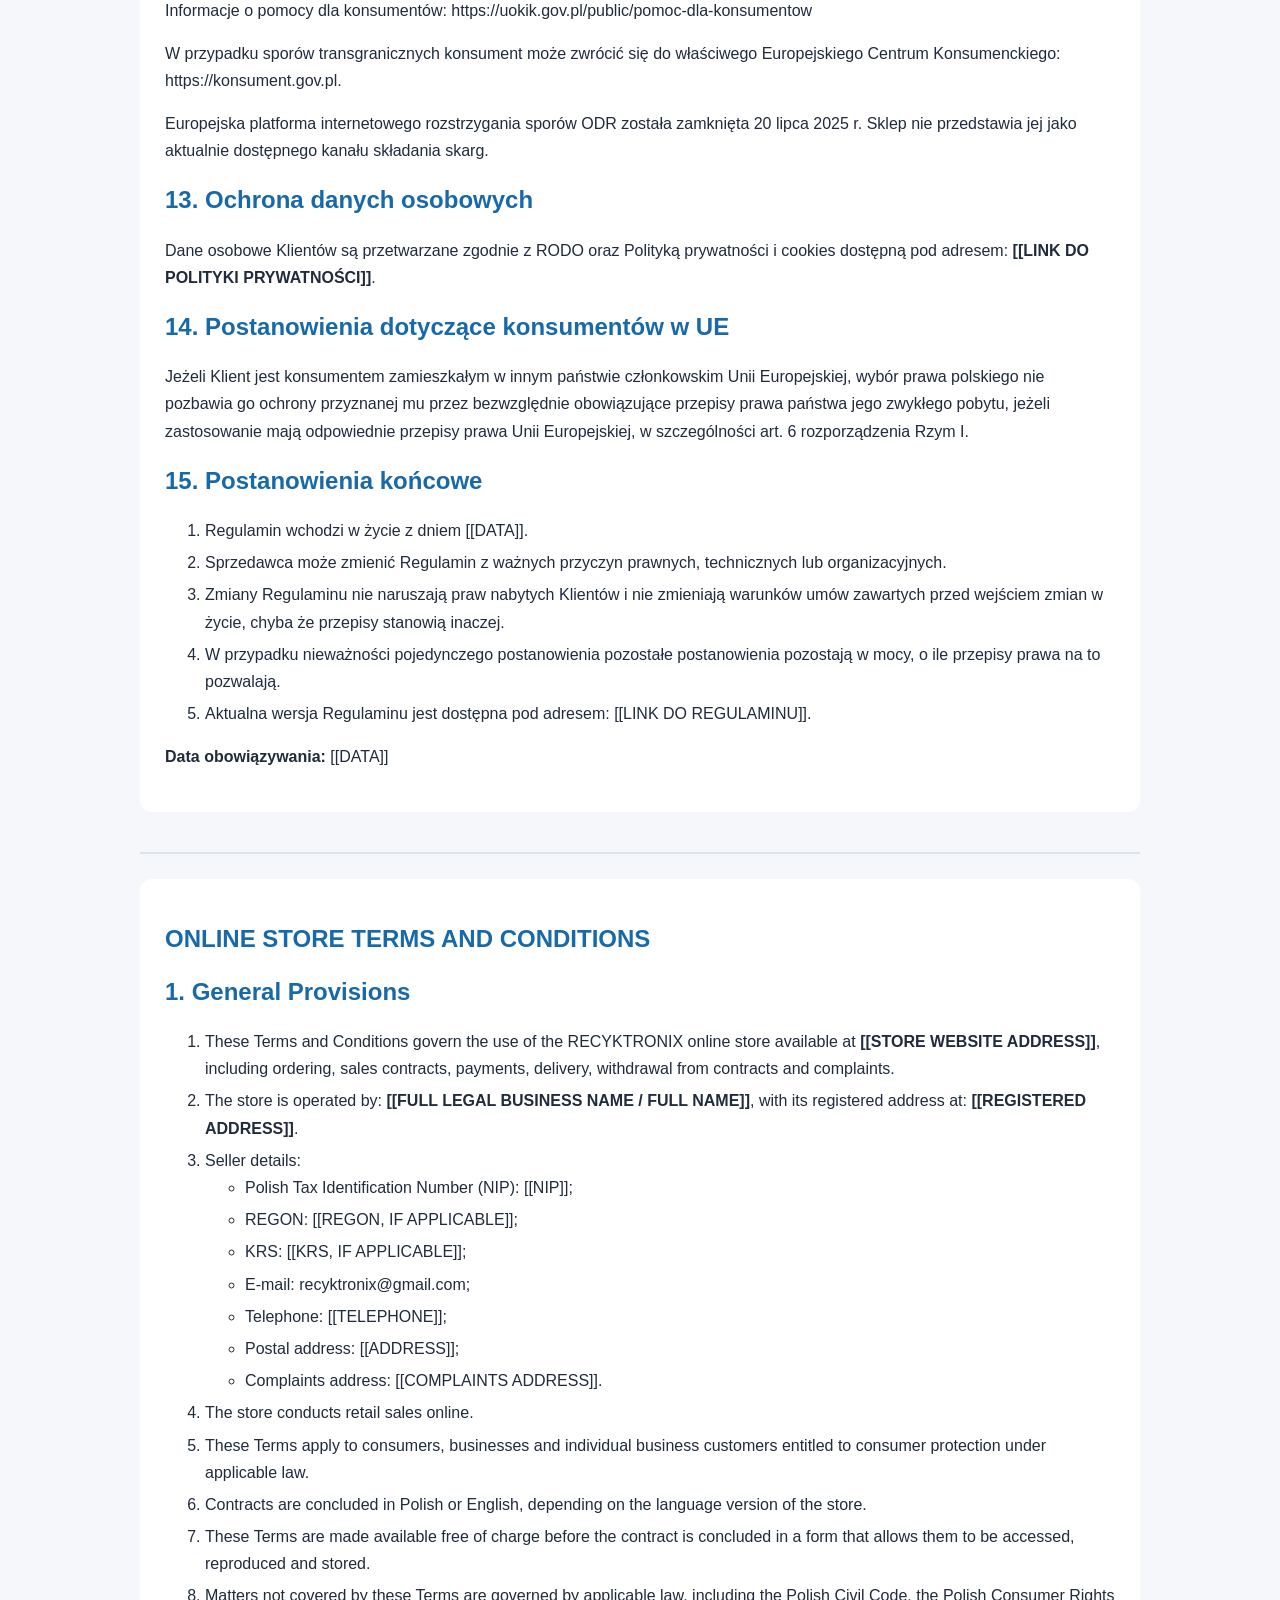
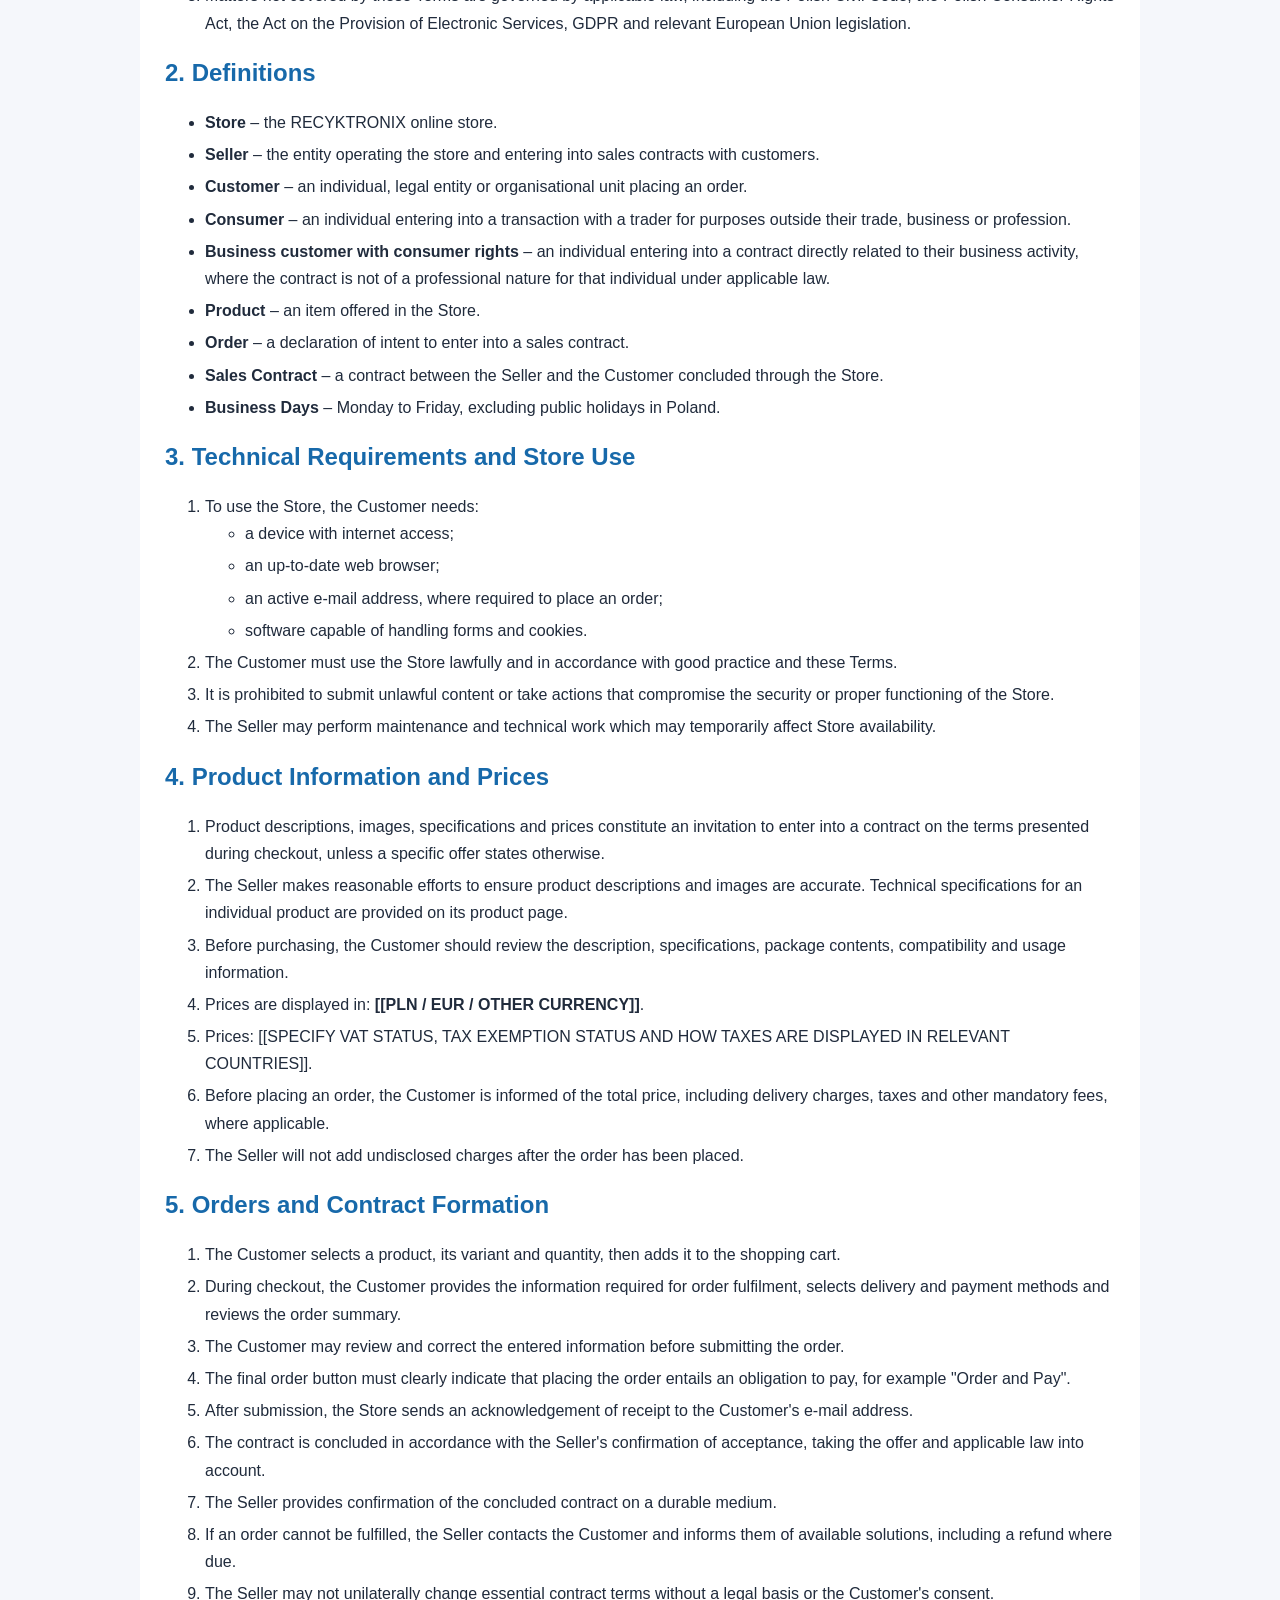
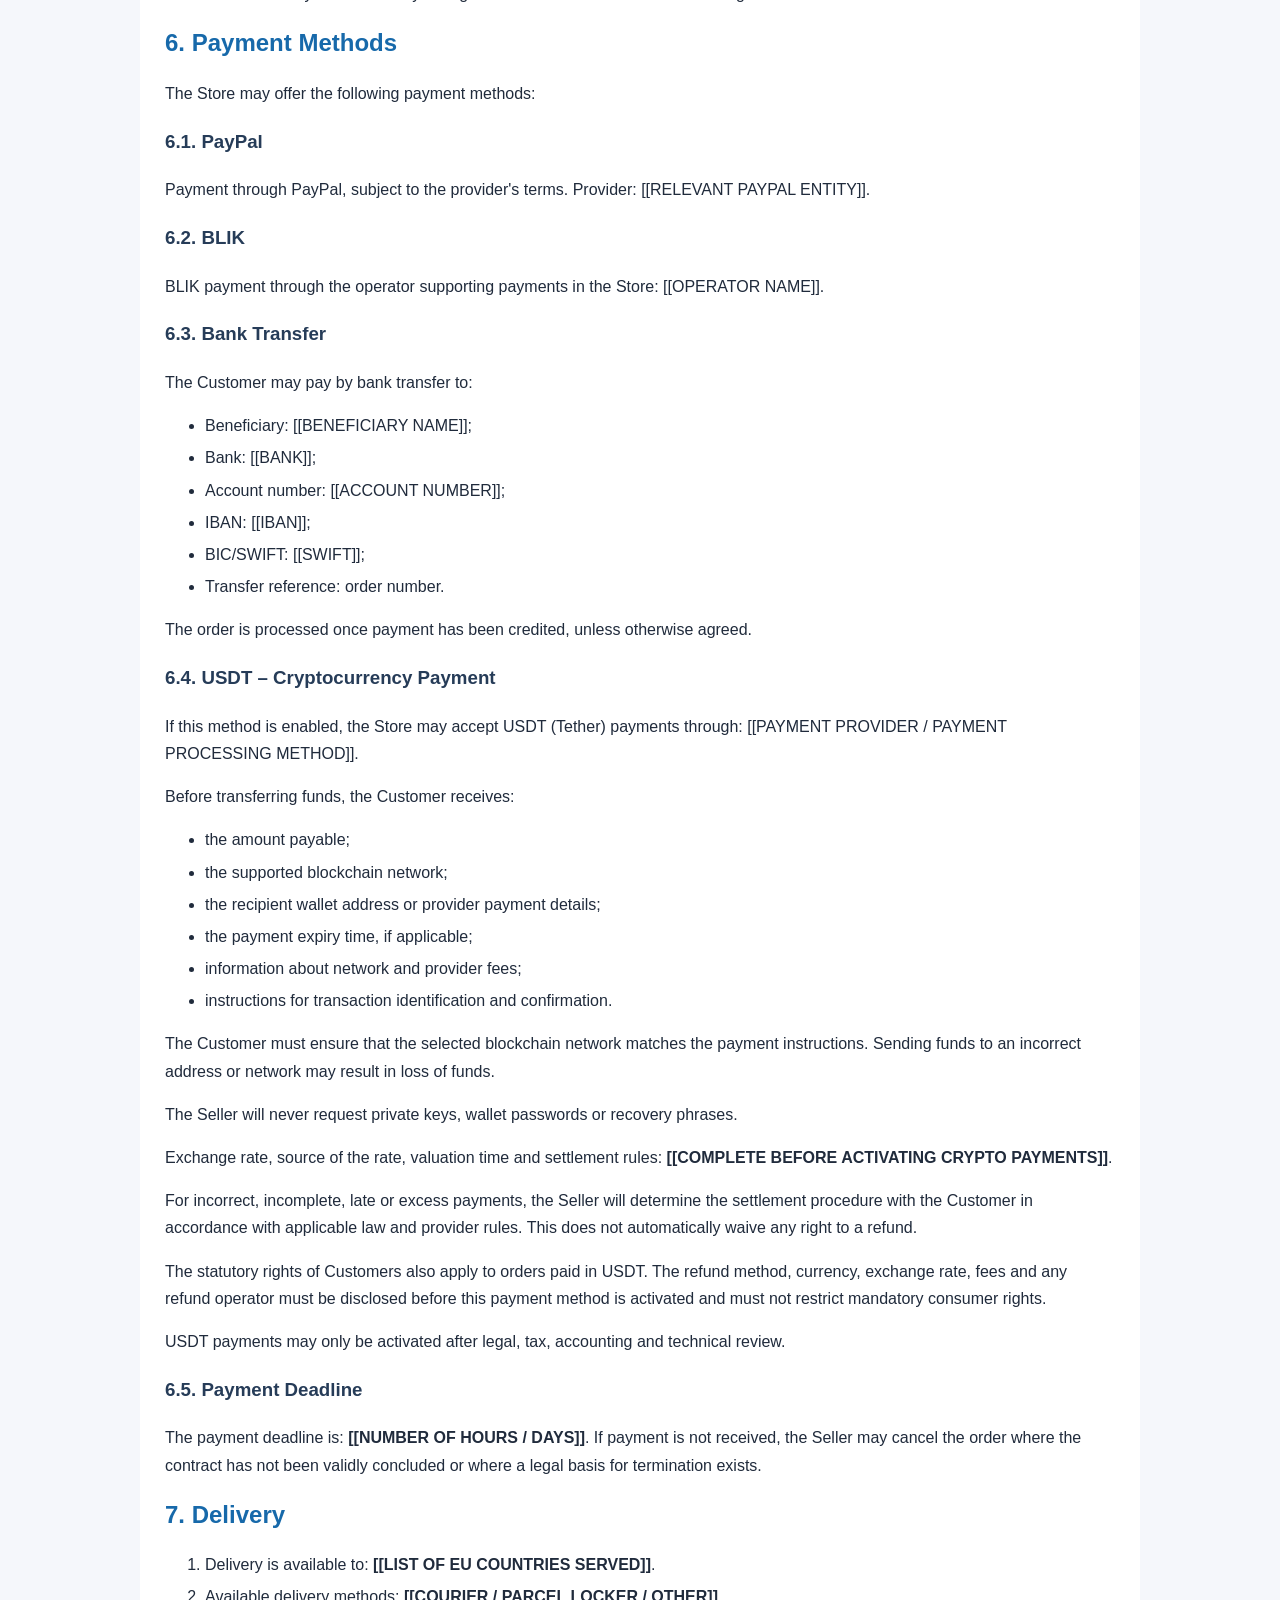
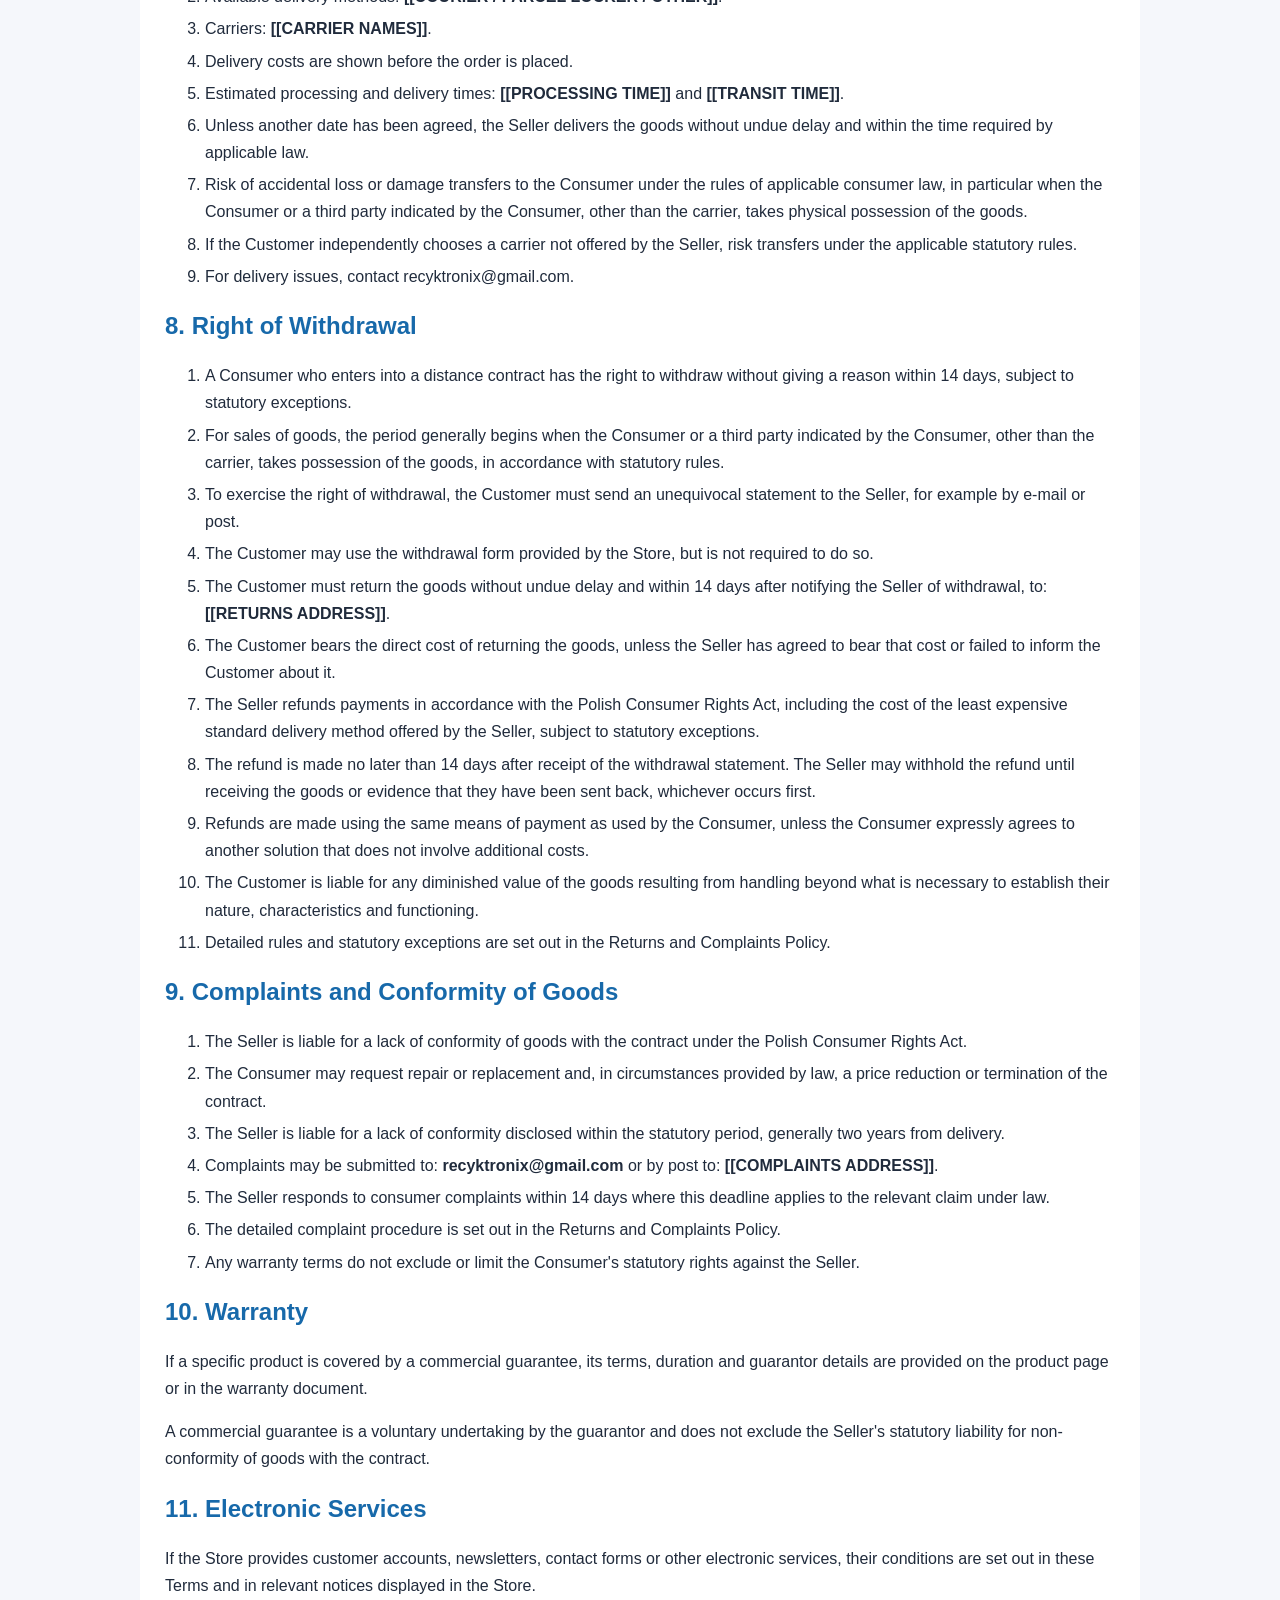
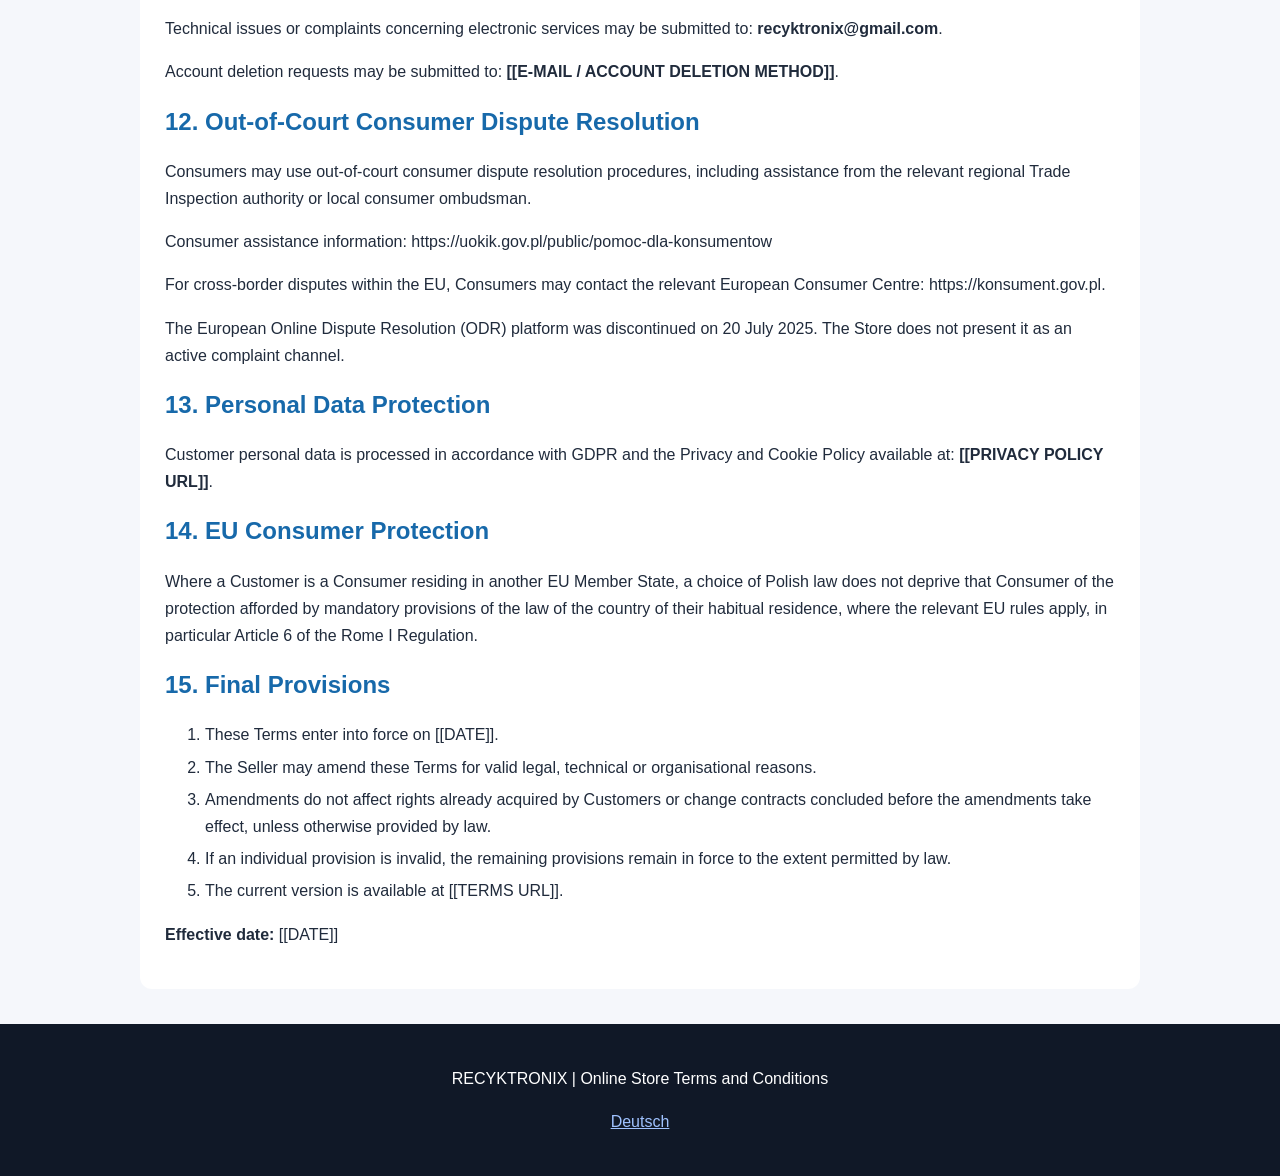
<file: legal/terms-and-conditions.html>
<!DOCTYPE html>
<html lang="pl">
<head>
<meta charset="UTF-8">
<meta name="viewport" content="width=device-width, initial-scale=1">
<meta name="description" content="Regulamin sklepu internetowego RECYKTRONIX – zasady zamówień, płatności, dostawy, zwrotów i reklamacji.">
<title>Regulamin sklepu | RECYKTRONIX</title>
<style>
body{margin:0;background:#f5f7fb;color:#202b3c;font:16px/1.7 Arial,sans-serif}
header{background:#101827;color:white;text-align:center;padding:35px 20px}
main{max-width:1000px;margin:35px auto;padding:0 20px}
section{background:white;padding:25px;margin-bottom:20px;border-radius:12px}
h2{color:#1769aa;line-height:1.35}
h3{color:#263c58}
li{margin-bottom:5px;overflow-wrap:anywhere}
.notice{background:#fff4d6;padding:15px;border-left:4px solid #e6a700}
footer{background:#101827;color:white;text-align:center;padding:25px}
.lang{border-top:2px solid #dce5ef;margin-top:40px;padding-top:25px}
</style>
</head>
<body>

<header>
<h1>RECYKTRONIX</h1>
<p>Regulamin sklepu internetowego</p>
<p>Online Store Terms and Conditions</p>
</header>

<main>

<div class="notice">
<strong>WAŻNE – PRZED PUBLIKACJĄ:</strong>
Uzupełnij dane sprzedawcy, ceny, podatki, dostawców płatności,
obsługiwane kraje, koszty dostawy, terminy realizacji, adres zwrotów
oraz dane kontaktowe. Zapisy dotyczące USDT wymagają indywidualnej
weryfikacji prawnej, podatkowej i księgowej.
</div>

<section>

<h2>1. Postanowienia ogólne</h2>

<ol>
<li>
Niniejszy Regulamin określa zasady korzystania ze sklepu internetowego
RECYKTRONIX, dostępnego pod adresem:
<strong>[[ADRES SKLEPU]]</strong>, zasady składania zamówień,
zawierania umów sprzedaży, płatności, dostawy, odstąpienia od umowy
i reklamacji.
</li>

<li>
Właścicielem i sprzedawcą prowadzącym sklep jest:
<strong>[[PEŁNA NAZWA FIRMY / IMIĘ I NAZWISKO]]</strong>,
prowadzący działalność pod adresem:
<strong>[[ADRES SIEDZIBY]]</strong>.
</li>

<li>
Dane sprzedawcy:
<ul>
<li>NIP: [[NIP]];</li>
<li>REGON: [[REGON – JEŚLI DOTYCZY]];</li>
<li>KRS: [[KRS – JEŚLI DOTYCZY]];</li>
<li>e-mail: recyktronix@gmail.com;</li>
<li>telefon: [[TELEFON]];</li>
<li>adres do korespondencji: [[ADRES]];</li>
<li>adres do reklamacji: [[ADRES REKLAMACYJNY]].</li>
</ul>
</li>

<li>Sklep prowadzi sprzedaż detaliczną za pośrednictwem internetu.</li>

<li>Regulamin jest skierowany do konsumentów, przedsiębiorców
oraz przedsiębiorców korzystających z ochrony przewidzianej
przepisami prawa konsumenckiego.</li>

<li>Umowy zawierane są w języku polskim lub angielskim,
w zależności od wersji językowej sklepu.</li>

<li>Regulamin jest udostępniany nieodpłatnie przed zawarciem umowy
w sposób umożliwiający jego pozyskanie, odtworzenie i utrwalenie.</li>

<li>W sprawach nieuregulowanych stosuje się właściwe przepisy prawa,
w szczególności Kodeks cywilny, ustawę o prawach konsumenta,
ustawę o świadczeniu usług drogą elektroniczną, RODO oraz
właściwe przepisy prawa Unii Europejskiej.</li>
</ol>

<h2>2. Definicje</h2>

<ul>
<li><strong>Sklep</strong> – sklep internetowy RECYKTRONIX.</li>
<li><strong>Sprzedawca</strong> – podmiot prowadzący sklep i zawierający
umowy sprzedaży z klientami.</li>
<li><strong>Klient</strong> – osoba fizyczna, osoba prawna lub jednostka
organizacyjna składająca zamówienie.</li>
<li><strong>Konsument</strong> – osoba fizyczna dokonująca czynności
prawnej z przedsiębiorcą niezwiązanej bezpośrednio z jej działalnością
gospodarczą lub zawodową.</li>
<li><strong>Przedsiębiorca na prawach konsumenta</strong> – osoba
fizyczna zawierająca umowę bezpośrednio związaną z działalnością
gospodarczą, jeżeli z treści umowy wynika, że nie ma ona dla tej osoby
charakteru zawodowego w rozumieniu właściwych przepisów.</li>
<li><strong>Towar</strong> – produkt prezentowany w Sklepie.</li>
<li><strong>Zamówienie</strong> – oświadczenie Klienta zmierzające
do zawarcia umowy sprzedaży.</li>
<li><strong>Umowa sprzedaży</strong> – umowa zawierana pomiędzy
Sprzedawcą a Klientem za pośrednictwem Sklepu.</li>
<li><strong>Dni robocze</strong> – dni od poniedziałku do piątku,
z wyłączeniem dni ustawowo wolnych od pracy w Polsce.</li>
</ul>

<h2>3. Wymagania techniczne i korzystanie ze sklepu</h2>

<ol>
<li>Do korzystania ze Sklepu potrzebne są:
<ul>
<li>urządzenie z dostępem do internetu;</li>
<li>aktualna przeglądarka internetowa;</li>
<li>aktywny adres poczty elektronicznej, jeżeli jest wymagany
do złożenia zamówienia;</li>
<li>oprogramowanie umożliwiające obsługę formularzy i plików cookies.</li>
</ul>
</li>

<li>Klient zobowiązany jest korzystać ze Sklepu zgodnie z prawem,
dobrymi obyczajami i postanowieniami Regulaminu.</li>

<li>Zakazane jest dostarczanie treści bezprawnych oraz podejmowanie
działań zakłócających bezpieczeństwo lub prawidłowe działanie Sklepu.</li>

<li>Sprzedawca może prowadzić prace techniczne i konserwacyjne,
które mogą czasowo ograniczać dostępność Sklepu.</li>
</ol>

<h2>4. Informacje o produktach i cenach</h2>

<ol>
<li>Informacje prezentowane w Sklepie, w szczególności opisy,
zdjęcia, parametry i ceny, stanowią zaproszenie do zawarcia umowy
na warunkach przedstawionych przy składaniu zamówienia, chyba
że konkretna oferta stanowi inaczej.</li>

<li>Sprzedawca dokłada starań, aby opisy i zdjęcia produktów
były zgodne z rzeczywistością. Parametry techniczne konkretnego
produktu wynikają z jego indywidualnej karty produktu.</li>

<li>Klient przed zakupem powinien zapoznać się z opisem, specyfikacją,
zawartością zestawu, kompatybilnością i informacjami dotyczącymi
użytkowania produktu.</li>

<li>Ceny prezentowane w Sklepie są podawane w walucie:
<strong>[[PLN / EUR / INNE]]</strong>.</li>

<li>Ceny:
[[OKREŚLIĆ, CZY ZAWIERAJĄ VAT, CZY SPRZEDAWCA KORZYSTA
ZE ZWOLNIENIA ORAZ JAK PREZENTOWANE SĄ PODATKI W POSZCZEGÓLNYCH KRAJACH]].</li>

<li>Przed złożeniem zamówienia Klient otrzymuje informację
o całkowitej cenie zamówienia, w tym o kosztach dostawy,
podatkach i innych obowiązkowych opłatach, jeżeli występują.</li>

<li>Sprzedawca nie dolicza nieujawnionych opłat po złożeniu zamówienia.</li>
</ol>

<h2>5. Składanie zamówień i zawarcie umowy</h2>

<ol>
<li>Klient wybiera produkt, jego wariant i ilość, a następnie
dodaje go do koszyka.</li>

<li>W procesie zamówienia Klient podaje dane wymagane do realizacji
zamówienia, wybiera sposób dostawy i płatności oraz sprawdza
podsumowanie zamówienia.</li>

<li>Przed wysłaniem zamówienia Klient ma możliwość sprawdzenia
i poprawienia wprowadzonych danych.</li>

<li>Przycisk kończący proces zamówienia musi jednoznacznie wskazywać,
że złożenie zamówienia wiąże się z obowiązkiem zapłaty, np.
„Zamawiam i płacę”.</li>

<li>Po złożeniu zamówienia Sklep wysyła na podany adres e-mail
potwierdzenie otrzymania zamówienia.</li>

<li>Umowa zostaje zawarta zgodnie z informacją o przyjęciu zamówienia
przekazaną Klientowi przez Sprzedawcę, z uwzględnieniem treści oferty
i przepisów prawa.</li>

<li>Sprzedawca przekazuje Klientowi potwierdzenie zawarcia umowy
na trwałym nośniku.</li>

<li>W przypadku braku możliwości realizacji zamówienia Sprzedawca
kontaktuje się z Klientem i informuje o dostępnych rozwiązaniach,
w tym o zwrocie otrzymanej płatności, jeżeli jest należny.</li>

<li>Sprzedawca nie może jednostronnie zmieniać istotnych warunków
zawartej umowy bez podstawy prawnej lub zgody Klienta.</li>
</ol>

<h2>6. Metody płatności</h2>

<p>Sklep może udostępniać następujące metody płatności:</p>

<h3>6.1. PayPal</h3>
<p>
Płatność realizowana za pośrednictwem PayPal, zgodnie z warunkami
usługodawcy. Dostawca: [[WŁAŚCIWY PODMIOT PAYPAL]].
</p>

<h3>6.2. BLIK</h3>
<p>
Płatność BLIK za pośrednictwem operatora obsługującego płatności
w Sklepie: [[NAZWA OPERATORA]].
</p>

<h3>6.3. Przelew bankowy</h3>
<p>
Klient może dokonać płatności przelewem na rachunek:
</p>
<ul>
<li>Odbiorca: [[NAZWA ODBIORCY]];</li>
<li>Bank: [[BANK]];</li>
<li>Numer rachunku: [[NUMER RACHUNKU]];</li>
<li>IBAN: [[IBAN]];</li>
<li>BIC/SWIFT: [[SWIFT]];</li>
<li>Tytuł przelewu: numer zamówienia.</li>
</ul>
<p>
Zamówienie jest realizowane po zaksięgowaniu płatności,
chyba że uzgodniono inaczej.
</p>

<h3>6.4. USDT – płatność kryptowalutą</h3>

<p>
Jeżeli ta metoda jest aktywna, Sklep może przyjmować płatności
w USDT (Tether) za pośrednictwem:
[[NAZWA OPERATORA / SPOSÓB OBSŁUGI PŁATNOŚCI]].
</p>

<p>
Przed wykonaniem transferu Klient otrzymuje:
</p>
<ul>
<li>kwotę należną za zamówienie;</li>
<li>sieć blockchain obsługującą płatność;</li>
<li>adres portfela odbiorcy lub dane operatora;</li>
<li>informację o terminie ważności danych płatności;</li>
<li>informację o opłatach sieciowych i ewentualnych kosztach operatora;</li>
<li>zasady identyfikacji transakcji i potwierdzenia płatności.</li>
</ul>

<p>
Klient musi upewnić się, że wybrana sieć blockchain jest zgodna
z instrukcją płatności. Transfer na niewłaściwy adres lub do
niewłaściwej sieci może skutkować utratą środków.
</p>

<p>
Sprzedawca nie wymaga kluczy prywatnych, haseł do portfela
ani fraz odzyskiwania.
</p>

<p>
Kurs przeliczeniowy, źródło kursu, moment ustalenia wartości
USDT i zasady rozliczenia:
<strong>[[UZUPEŁNIĆ PRZED URUCHOMIENIEM PŁATNOŚCI]]</strong>.
</p>

<p>
W przypadku błędnej, niepełnej, spóźnionej lub nadmiernej płatności
Sprzedawca ustala z Klientem sposób rozliczenia zgodny z prawem
i zasadami operatora. Nie oznacza to automatycznej utraty prawa
do zwrotu środków.
</p>

<p>
Zasady zwrotów dotyczą również zamówień opłaconych USDT.
Klient zachowuje prawa konsumenckie wynikające z obowiązujących
przepisów. Sposób rozliczenia zwrotu, waluta, kurs, opłaty
i ewentualny operator zwrotu muszą być opisane przed uruchomieniem
tej metody płatności i nie mogą ograniczać bezwzględnie obowiązujących
praw konsumenta.
</p>

<p>
Płatność USDT może zostać aktywowana dopiero po weryfikacji
podatkowej, księgowej, prawnej i technicznej rozwiązania.
</p>

<h3>6.5. Termin płatności</h3>
<p>
Termin płatności dla zamówienia wynosi:
<strong>[[LICZBA GODZIN / DNI]]</strong>.
W przypadku braku płatności Sprzedawca może anulować zamówienie,
jeżeli umowa nie została skutecznie zawarta lub jeżeli istnieje
podstawa prawna do zakończenia umowy.
</p>

<h2>7. Dostawa</h2>

<ol>
<li>Dostawa realizowana jest na terytorium:
<strong>[[LISTA PAŃSTW UE OBJĘTYCH DOSTAWĄ]]</strong>.</li>

<li>Dostępne metody dostawy:
<strong>[[KURIER / PACZKOMAT / INNE]]</strong>.</li>

<li>Przewoźnicy:
<strong>[[NAZWY PRZEWOŹNIKÓW]]</strong>.</li>

<li>Koszty dostawy są przedstawiane Klientowi przed złożeniem
zamówienia.</li>

<li>Przewidywany czas realizacji i dostawy:
<strong>[[CZAS PRZYGOTOWANIA]]</strong> oraz
<strong>[[CZAS TRANSPORTU]]</strong>.</li>

<li>Jeżeli nie uzgodniono innego terminu, Sprzedawca dostarcza
towar bez zbędnej zwłoki, nie później niż w terminie wynikającym
z obowiązujących przepisów prawa.</li>

<li>Ryzyko przypadkowej utraty lub uszkodzenia towaru przechodzi
na konsumenta na zasadach określonych w ustawie o prawach konsumenta,
w szczególności przy objęciu towaru w posiadanie przez konsumenta
lub wskazaną przez niego osobę trzecią inną niż przewoźnik.
</li>

<li>Jeżeli Klient samodzielnie wybiera przewoźnika, którego
Sprzedawca nie oferował, ryzyko przechodzi na zasadach określonych
w obowiązujących przepisach.</li>

<li>W przypadku problemów z dostawą Klient powinien skontaktować
się ze Sprzedawcą pod adresem recyktronix@gmail.com.
</li>
</ol>

<h2>8. Prawo odstąpienia od umowy</h2>

<ol>
<li>Konsument, który zawarł umowę na odległość, ma prawo odstąpić
od niej bez podania przyczyny w terminie 14 dni, z zastrzeżeniem
wyjątków określonych przepisami prawa.</li>

<li>Termin dla sprzedaży towaru rozpoczyna się od dnia objęcia
towaru w posiadanie przez konsumenta lub wskazaną przez niego
osobę trzecią inną niż przewoźnik, zgodnie z zasadami ustawowymi.</li>

<li>Aby skorzystać z prawa odstąpienia, Klient składa Sprzedawcy
jednoznaczne oświadczenie, np. e-mailem lub pocztą.</li>

<li>Klient może skorzystać z formularza odstąpienia udostępnionego
w Sklepie, ale jego użycie nie jest obowiązkowe.</li>

<li>Klient odsyła towar niezwłocznie, nie później niż w terminie
14 dni od dnia odstąpienia od umowy, na adres:
<strong>[[ADRES ZWROTÓW]]</strong>.</li>

<li>Bezpośredni koszt zwrotu towaru ponosi Klient, chyba że
Sprzedawca zgodził się go ponieść lub nie poinformował Klienta
o obowiązku poniesienia tego kosztu.</li>

<li>Sprzedawca zwraca płatność zgodnie z ustawą o prawach konsumenta,
w tym koszty najtańszego zwykłego sposobu dostawy oferowanego
przez Sprzedawcę, z zastrzeżeniem ustawowych wyjątków.</li>

<li>Zwrot płatności następuje nie później niż w terminie 14 dni
od otrzymania oświadczenia o odstąpieniu, przy czym Sprzedawca
może wstrzymać się ze zwrotem do chwili otrzymania towaru
lub dostarczenia dowodu jego odesłania, zależnie od tego,
które zdarzenie nastąpi wcześniej.</li>

<li>Zwrot jest realizowany przy użyciu takiego samego sposobu
płatności, jakiego użył konsument, chyba że konsument wyraźnie
zgodził się na inne rozwiązanie, które nie wiąże się dla niego
z dodatkowymi kosztami.</li>

<li>Klient odpowiada za zmniejszenie wartości towaru wynikające
z korzystania z niego w sposób wykraczający poza konieczny
do stwierdzenia charakteru, cech i funkcjonowania towaru.</li>

<li>Szczegółowe zasady i ustawowe wyjątki określa Polityka zwrotów
i reklamacji.</li>
</ol>

<h2>9. Reklamacje i zgodność towaru z umową</h2>

<ol>
<li>Sprzedawca ponosi odpowiedzialność za brak zgodności towaru
z umową na zasadach określonych w ustawie o prawach konsumenta.</li>

<li>Konsument może żądać naprawy lub wymiany towaru, a w sytuacjach
określonych w przepisach – obniżenia ceny lub odstąpienia od umowy.</li>

<li>Sprzedawca ponosi odpowiedzialność za brak zgodności ujawniony
w okresie wynikającym z przepisów, co do zasady przez dwa lata
od dostarczenia towaru.</li>

<li>Reklamację można zgłosić na adres e-mail:
<strong>recyktronix@gmail.com</strong> lub pocztą na adres:
<strong>[[ADRES REKLAMACYJNY]]</strong>.</li>

<li>Sprzedawca udziela odpowiedzi na reklamację konsumenta
w terminie 14 dni, jeżeli przepisy przewidują taki termin
dla danego żądania.</li>

<li>Szczegółowa procedura reklamacyjna znajduje się w dokumencie
„Polityka zwrotów i reklamacji”.</li>

<li>Postanowienia dotyczące gwarancji nie wyłączają ani nie
ograniczają ustawowych praw konsumenta wobec Sprzedawcy.</li>
</ol>

<h2>10. Gwarancja</h2>

<p>
Jeżeli dla konkretnego produktu została udzielona gwarancja,
jej warunki, okres obowiązywania i dane gwaranta są przedstawione
w opisie produktu lub dokumencie gwarancyjnym.
</p>

<p>
Gwarancja jest dobrowolnym zobowiązaniem gwaranta i nie wyłącza
ustawowej odpowiedzialności Sprzedawcy za brak zgodności towaru
z umową.
</p>

<h2>11. Usługi świadczone drogą elektroniczną</h2>

<p>
Jeżeli Sklep udostępnia konto użytkownika, newsletter, formularze
kontaktowe lub inne usługi elektroniczne, warunki korzystania
z nich określa Regulamin i odpowiednie komunikaty w Sklepie.
</p>

<p>
Użytkownik może zgłosić problemy techniczne lub reklamacje
dotyczące usług elektronicznych na adres:
<strong>recyktronix@gmail.com</strong>.
</p>

<p>
Usunięcie konta można zgłosić na adres:
<strong>[[E-MAIL / SPOSÓB USUNIĘCIA KONTA]]</strong>.
</p>

<h2>12. Pozasądowe rozwiązywanie sporów</h2>

<p>
Konsument może skorzystać z pozasądowych metod rozwiązywania
sporów konsumenckich, w szczególności z pomocy właściwego
wojewódzkiego inspektoratu Inspekcji Handlowej lub miejskiego
albo powiatowego rzecznika konsumentów.
</p>

<p>
Informacje o pomocy dla konsumentów:
https://uokik.gov.pl/public/pomoc-dla-konsumentow
</p>

<p>
W przypadku sporów transgranicznych konsument może zwrócić się
do właściwego Europejskiego Centrum Konsumenckiego:
https://konsument.gov.pl.
</p>

<p>
Europejska platforma internetowego rozstrzygania sporów ODR
została zamknięta 20 lipca 2025 r. Sklep nie przedstawia jej
jako aktualnie dostępnego kanału składania skarg.
</p>

<h2>13. Ochrona danych osobowych</h2>

<p>
Dane osobowe Klientów są przetwarzane zgodnie z RODO oraz
Polityką prywatności i cookies dostępną pod adresem:
<strong>[[LINK DO POLITYKI PRYWATNOŚCI]]</strong>.
</p>

<h2>14. Postanowienia dotyczące konsumentów w UE</h2>

<p>
Jeżeli Klient jest konsumentem zamieszkałym w innym państwie
członkowskim Unii Europejskiej, wybór prawa polskiego nie pozbawia
go ochrony przyznanej mu przez bezwzględnie obowiązujące przepisy
prawa państwa jego zwykłego pobytu, jeżeli zastosowanie mają
odpowiednie przepisy prawa Unii Europejskiej, w szczególności
art. 6 rozporządzenia Rzym I.
</p>

<h2>15. Postanowienia końcowe</h2>

<ol>
<li>Regulamin wchodzi w życie z dniem [[DATA]].</li>
<li>Sprzedawca może zmienić Regulamin z ważnych przyczyn prawnych,
technicznych lub organizacyjnych.</li>
<li>Zmiany Regulaminu nie naruszają praw nabytych Klientów
i nie zmieniają warunków umów zawartych przed wejściem zmian
w życie, chyba że przepisy stanowią inaczej.</li>
<li>W przypadku nieważności pojedynczego postanowienia pozostałe
postanowienia pozostają w mocy, o ile przepisy prawa na to pozwalają.</li>
<li>Aktualna wersja Regulaminu jest dostępna pod adresem:
[[LINK DO REGULAMINU]].</li>
</ol>

<p><strong>Data obowiązywania:</strong> [[DATA]]</p>

</section>


<div class="lang" lang="en">
<section>

<h2>ONLINE STORE TERMS AND CONDITIONS</h2>

<h2>1. General Provisions</h2>

<ol>
<li>
These Terms and Conditions govern the use of the RECYKTRONIX online
store available at <strong>[[STORE WEBSITE ADDRESS]]</strong>,
including ordering, sales contracts, payments, delivery,
withdrawal from contracts and complaints.
</li>

<li>
The store is operated by:
<strong>[[FULL LEGAL BUSINESS NAME / FULL NAME]]</strong>,
with its registered address at:
<strong>[[REGISTERED ADDRESS]]</strong>.
</li>

<li>Seller details:
<ul>
<li>Polish Tax Identification Number (NIP): [[NIP]];</li>
<li>REGON: [[REGON, IF APPLICABLE]];</li>
<li>KRS: [[KRS, IF APPLICABLE]];</li>
<li>E-mail: recyktronix@gmail.com;</li>
<li>Telephone: [[TELEPHONE]];</li>
<li>Postal address: [[ADDRESS]];</li>
<li>Complaints address: [[COMPLAINTS ADDRESS]].</li>
</ul>
</li>

<li>The store conducts retail sales online.</li>

<li>These Terms apply to consumers, businesses and individual
business customers entitled to consumer protection under applicable law.</li>

<li>Contracts are concluded in Polish or English, depending on
the language version of the store.</li>

<li>These Terms are made available free of charge before the
contract is concluded in a form that allows them to be accessed,
reproduced and stored.</li>

<li>Matters not covered by these Terms are governed by applicable law,
including the Polish Civil Code, the Polish Consumer Rights Act,
the Act on the Provision of Electronic Services, GDPR and relevant
European Union legislation.</li>
</ol>

<h2>2. Definitions</h2>

<ul>
<li><strong>Store</strong> – the RECYKTRONIX online store.</li>
<li><strong>Seller</strong> – the entity operating the store and
entering into sales contracts with customers.</li>
<li><strong>Customer</strong> – an individual, legal entity or
organisational unit placing an order.</li>
<li><strong>Consumer</strong> – an individual entering into a
transaction with a trader for purposes outside their trade,
business or profession.</li>
<li><strong>Business customer with consumer rights</strong> –
an individual entering into a contract directly related to
their business activity, where the contract is not of a
professional nature for that individual under applicable law.</li>
<li><strong>Product</strong> – an item offered in the Store.</li>
<li><strong>Order</strong> – a declaration of intent to enter into
a sales contract.</li>
<li><strong>Sales Contract</strong> – a contract between the Seller
and the Customer concluded through the Store.</li>
<li><strong>Business Days</strong> – Monday to Friday, excluding
public holidays in Poland.</li>
</ul>

<h2>3. Technical Requirements and Store Use</h2>

<ol>
<li>To use the Store, the Customer needs:
<ul>
<li>a device with internet access;</li>
<li>an up-to-date web browser;</li>
<li>an active e-mail address, where required to place an order;</li>
<li>software capable of handling forms and cookies.</li>
</ul>
</li>

<li>The Customer must use the Store lawfully and in accordance
with good practice and these Terms.</li>

<li>It is prohibited to submit unlawful content or take actions
that compromise the security or proper functioning of the Store.</li>

<li>The Seller may perform maintenance and technical work which
may temporarily affect Store availability.</li>
</ol>

<h2>4. Product Information and Prices</h2>

<ol>
<li>Product descriptions, images, specifications and prices
constitute an invitation to enter into a contract on the terms
presented during checkout, unless a specific offer states otherwise.</li>

<li>The Seller makes reasonable efforts to ensure product
descriptions and images are accurate. Technical specifications
for an individual product are provided on its product page.</li>

<li>Before purchasing, the Customer should review the description,
specifications, package contents, compatibility and usage information.</li>

<li>Prices are displayed in:
<strong>[[PLN / EUR / OTHER CURRENCY]]</strong>.</li>

<li>Prices:
[[SPECIFY VAT STATUS, TAX EXEMPTION STATUS AND HOW TAXES ARE
DISPLAYED IN RELEVANT COUNTRIES]].</li>

<li>Before placing an order, the Customer is informed of the
total price, including delivery charges, taxes and other mandatory
fees, where applicable.</li>

<li>The Seller will not add undisclosed charges after the order
has been placed.</li>
</ol>

<h2>5. Orders and Contract Formation</h2>

<ol>
<li>The Customer selects a product, its variant and quantity,
then adds it to the shopping cart.</li>

<li>During checkout, the Customer provides the information
required for order fulfilment, selects delivery and payment
methods and reviews the order summary.</li>

<li>The Customer may review and correct the entered information
before submitting the order.</li>

<li>The final order button must clearly indicate that placing
the order entails an obligation to pay, for example
"Order and Pay".</li>

<li>After submission, the Store sends an acknowledgement of
receipt to the Customer's e-mail address.</li>

<li>The contract is concluded in accordance with the Seller's
confirmation of acceptance, taking the offer and applicable law
into account.</li>

<li>The Seller provides confirmation of the concluded contract
on a durable medium.</li>

<li>If an order cannot be fulfilled, the Seller contacts the
Customer and informs them of available solutions, including
a refund where due.</li>

<li>The Seller may not unilaterally change essential contract
terms without a legal basis or the Customer's consent.</li>
</ol>

<h2>6. Payment Methods</h2>

<p>The Store may offer the following payment methods:</p>

<h3>6.1. PayPal</h3>
<p>
Payment through PayPal, subject to the provider's terms.
Provider: [[RELEVANT PAYPAL ENTITY]].
</p>

<h3>6.2. BLIK</h3>
<p>
BLIK payment through the operator supporting payments in the Store:
[[OPERATOR NAME]].
</p>

<h3>6.3. Bank Transfer</h3>
<p>
The Customer may pay by bank transfer to:
</p>
<ul>
<li>Beneficiary: [[BENEFICIARY NAME]];</li>
<li>Bank: [[BANK]];</li>
<li>Account number: [[ACCOUNT NUMBER]];</li>
<li>IBAN: [[IBAN]];</li>
<li>BIC/SWIFT: [[SWIFT]];</li>
<li>Transfer reference: order number.</li>
</ul>
<p>
The order is processed once payment has been credited,
unless otherwise agreed.
</p>

<h3>6.4. USDT – Cryptocurrency Payment</h3>

<p>
If this method is enabled, the Store may accept USDT (Tether)
payments through:
[[PAYMENT PROVIDER / PAYMENT PROCESSING METHOD]].
</p>

<p>Before transferring funds, the Customer receives:</p>
<ul>
<li>the amount payable;</li>
<li>the supported blockchain network;</li>
<li>the recipient wallet address or provider payment details;</li>
<li>the payment expiry time, if applicable;</li>
<li>information about network and provider fees;</li>
<li>instructions for transaction identification and confirmation.</li>
</ul>

<p>
The Customer must ensure that the selected blockchain network
matches the payment instructions. Sending funds to an incorrect
address or network may result in loss of funds.
</p>

<p>
The Seller will never request private keys, wallet passwords
or recovery phrases.
</p>

<p>
Exchange rate, source of the rate, valuation time and settlement rules:
<strong>[[COMPLETE BEFORE ACTIVATING CRYPTO PAYMENTS]]</strong>.
</p>

<p>
For incorrect, incomplete, late or excess payments, the Seller
will determine the settlement procedure with the Customer in
accordance with applicable law and provider rules. This does
not automatically waive any right to a refund.
</p>

<p>
The statutory rights of Customers also apply to orders paid
in USDT. The refund method, currency, exchange rate, fees and
any refund operator must be disclosed before this payment
method is activated and must not restrict mandatory consumer rights.
</p>

<p>
USDT payments may only be activated after legal, tax, accounting
and technical review.
</p>

<h3>6.5. Payment Deadline</h3>
<p>
The payment deadline is:
<strong>[[NUMBER OF HOURS / DAYS]]</strong>.
If payment is not received, the Seller may cancel the order
where the contract has not been validly concluded or where
a legal basis for termination exists.
</p>

<h2>7. Delivery</h2>

<ol>
<li>Delivery is available to:
<strong>[[LIST OF EU COUNTRIES SERVED]]</strong>.</li>

<li>Available delivery methods:
<strong>[[COURIER / PARCEL LOCKER / OTHER]]</strong>.</li>

<li>Carriers:
<strong>[[CARRIER NAMES]]</strong>.</li>

<li>Delivery costs are shown before the order is placed.</li>

<li>Estimated processing and delivery times:
<strong>[[PROCESSING TIME]]</strong> and
<strong>[[TRANSIT TIME]]</strong>.</li>

<li>Unless another date has been agreed, the Seller delivers
the goods without undue delay and within the time required
by applicable law.</li>

<li>Risk of accidental loss or damage transfers to the Consumer
under the rules of applicable consumer law, in particular when
the Consumer or a third party indicated by the Consumer, other
than the carrier, takes physical possession of the goods.</li>

<li>If the Customer independently chooses a carrier not offered
by the Seller, risk transfers under the applicable statutory rules.</li>

<li>For delivery issues, contact recyktronix@gmail.com.</li>
</ol>

<h2>8. Right of Withdrawal</h2>

<ol>
<li>A Consumer who enters into a distance contract has the right
to withdraw without giving a reason within 14 days, subject
to statutory exceptions.</li>

<li>For sales of goods, the period generally begins when the
Consumer or a third party indicated by the Consumer, other than
the carrier, takes possession of the goods, in accordance
with statutory rules.</li>

<li>To exercise the right of withdrawal, the Customer must send
an unequivocal statement to the Seller, for example by e-mail
or post.</li>

<li>The Customer may use the withdrawal form provided by the Store,
but is not required to do so.</li>

<li>The Customer must return the goods without undue delay and
within 14 days after notifying the Seller of withdrawal, to:
<strong>[[RETURNS ADDRESS]]</strong>.</li>

<li>The Customer bears the direct cost of returning the goods,
unless the Seller has agreed to bear that cost or failed to
inform the Customer about it.</li>

<li>The Seller refunds payments in accordance with the Polish
Consumer Rights Act, including the cost of the least expensive
standard delivery method offered by the Seller, subject to
statutory exceptions.</li>

<li>The refund is made no later than 14 days after receipt of
the withdrawal statement. The Seller may withhold the refund
until receiving the goods or evidence that they have been sent
back, whichever occurs first.</li>

<li>Refunds are made using the same means of payment as used
by the Consumer, unless the Consumer expressly agrees to another
solution that does not involve additional costs.</li>

<li>The Customer is liable for any diminished value of the goods
resulting from handling beyond what is necessary to establish
their nature, characteristics and functioning.</li>

<li>Detailed rules and statutory exceptions are set out in the
Returns and Complaints Policy.</li>
</ol>

<h2>9. Complaints and Conformity of Goods</h2>

<ol>
<li>The Seller is liable for a lack of conformity of goods
with the contract under the Polish Consumer Rights Act.</li>

<li>The Consumer may request repair or replacement and, in
circumstances provided by law, a price reduction or termination
of the contract.</li>

<li>The Seller is liable for a lack of conformity disclosed
within the statutory period, generally two years from delivery.</li>

<li>Complaints may be submitted to:
<strong>recyktronix@gmail.com</strong> or by post to:
<strong>[[COMPLAINTS ADDRESS]]</strong>.</li>

<li>The Seller responds to consumer complaints within 14 days
where this deadline applies to the relevant claim under law.</li>

<li>The detailed complaint procedure is set out in the
Returns and Complaints Policy.</li>

<li>Any warranty terms do not exclude or limit the Consumer's
statutory rights against the Seller.</li>
</ol>

<h2>10. Warranty</h2>

<p>
If a specific product is covered by a commercial guarantee,
its terms, duration and guarantor details are provided on
the product page or in the warranty document.
</p>

<p>
A commercial guarantee is a voluntary undertaking by the guarantor
and does not exclude the Seller's statutory liability for
non-conformity of goods with the contract.
</p>

<h2>11. Electronic Services</h2>

<p>
If the Store provides customer accounts, newsletters, contact
forms or other electronic services, their conditions are set
out in these Terms and in relevant notices displayed in the Store.
</p>

<p>
Technical issues or complaints concerning electronic services
may be submitted to: <strong>recyktronix@gmail.com</strong>.
</p>

<p>
Account deletion requests may be submitted to:
<strong>[[E-MAIL / ACCOUNT DELETION METHOD]]</strong>.
</p>

<h2>12. Out-of-Court Consumer Dispute Resolution</h2>

<p>
Consumers may use out-of-court consumer dispute resolution
procedures, including assistance from the relevant regional
Trade Inspection authority or local consumer ombudsman.
</p>

<p>
Consumer assistance information:
https://uokik.gov.pl/public/pomoc-dla-konsumentow
</p>

<p>
For cross-border disputes within the EU, Consumers may contact
the relevant European Consumer Centre:
https://konsument.gov.pl.
</p>

<p>
The European Online Dispute Resolution (ODR) platform was
discontinued on 20 July 2025. The Store does not present it
as an active complaint channel.
</p>

<h2>13. Personal Data Protection</h2>

<p>
Customer personal data is processed in accordance with GDPR
and the Privacy and Cookie Policy available at:
<strong>[[PRIVACY POLICY URL]]</strong>.
</p>

<h2>14. EU Consumer Protection</h2>

<p>
Where a Customer is a Consumer residing in another EU Member State,
a choice of Polish law does not deprive that Consumer of the
protection afforded by mandatory provisions of the law of the
country of their habitual residence, where the relevant EU
rules apply, in particular Article 6 of the Rome I Regulation.
</p>

<h2>15. Final Provisions</h2>

<ol>
<li>These Terms enter into force on [[DATE]].</li>
<li>The Seller may amend these Terms for valid legal, technical
or organisational reasons.</li>
<li>Amendments do not affect rights already acquired by Customers
or change contracts concluded before the amendments take effect,
unless otherwise provided by law.</li>
<li>If an individual provision is invalid, the remaining provisions
remain in force to the extent permitted by law.</li>
<li>The current version is available at [[TERMS URL]].</li>
</ol>

<p><strong>Effective date:</strong> [[DATE]]</p>

</section>
</div>
</main>

<footer>
<p>RECYKTRONIX | Online Store Terms and Conditions</p>
<p><a href="de/terms-and-conditions.html" style="color:#9fc2ff">Deutsch</a></p></footer>

</body>
</html>
</file>
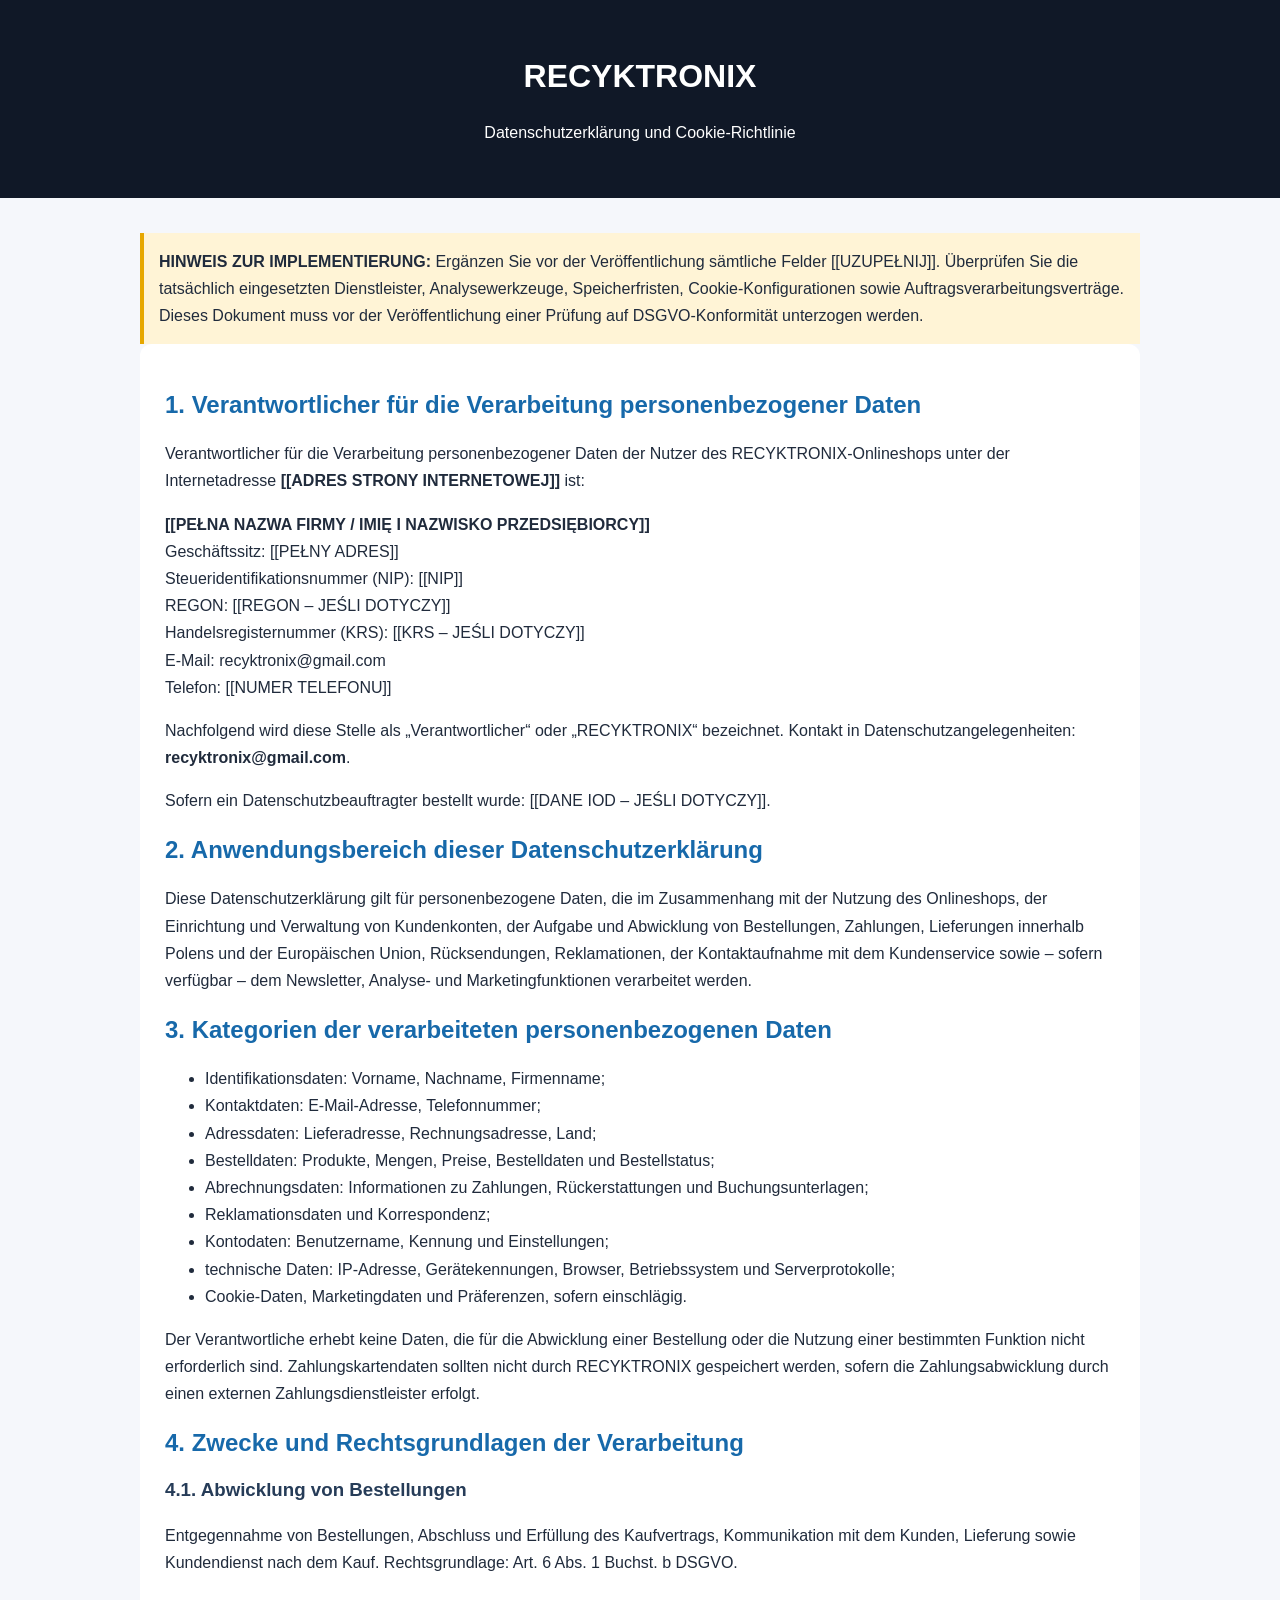
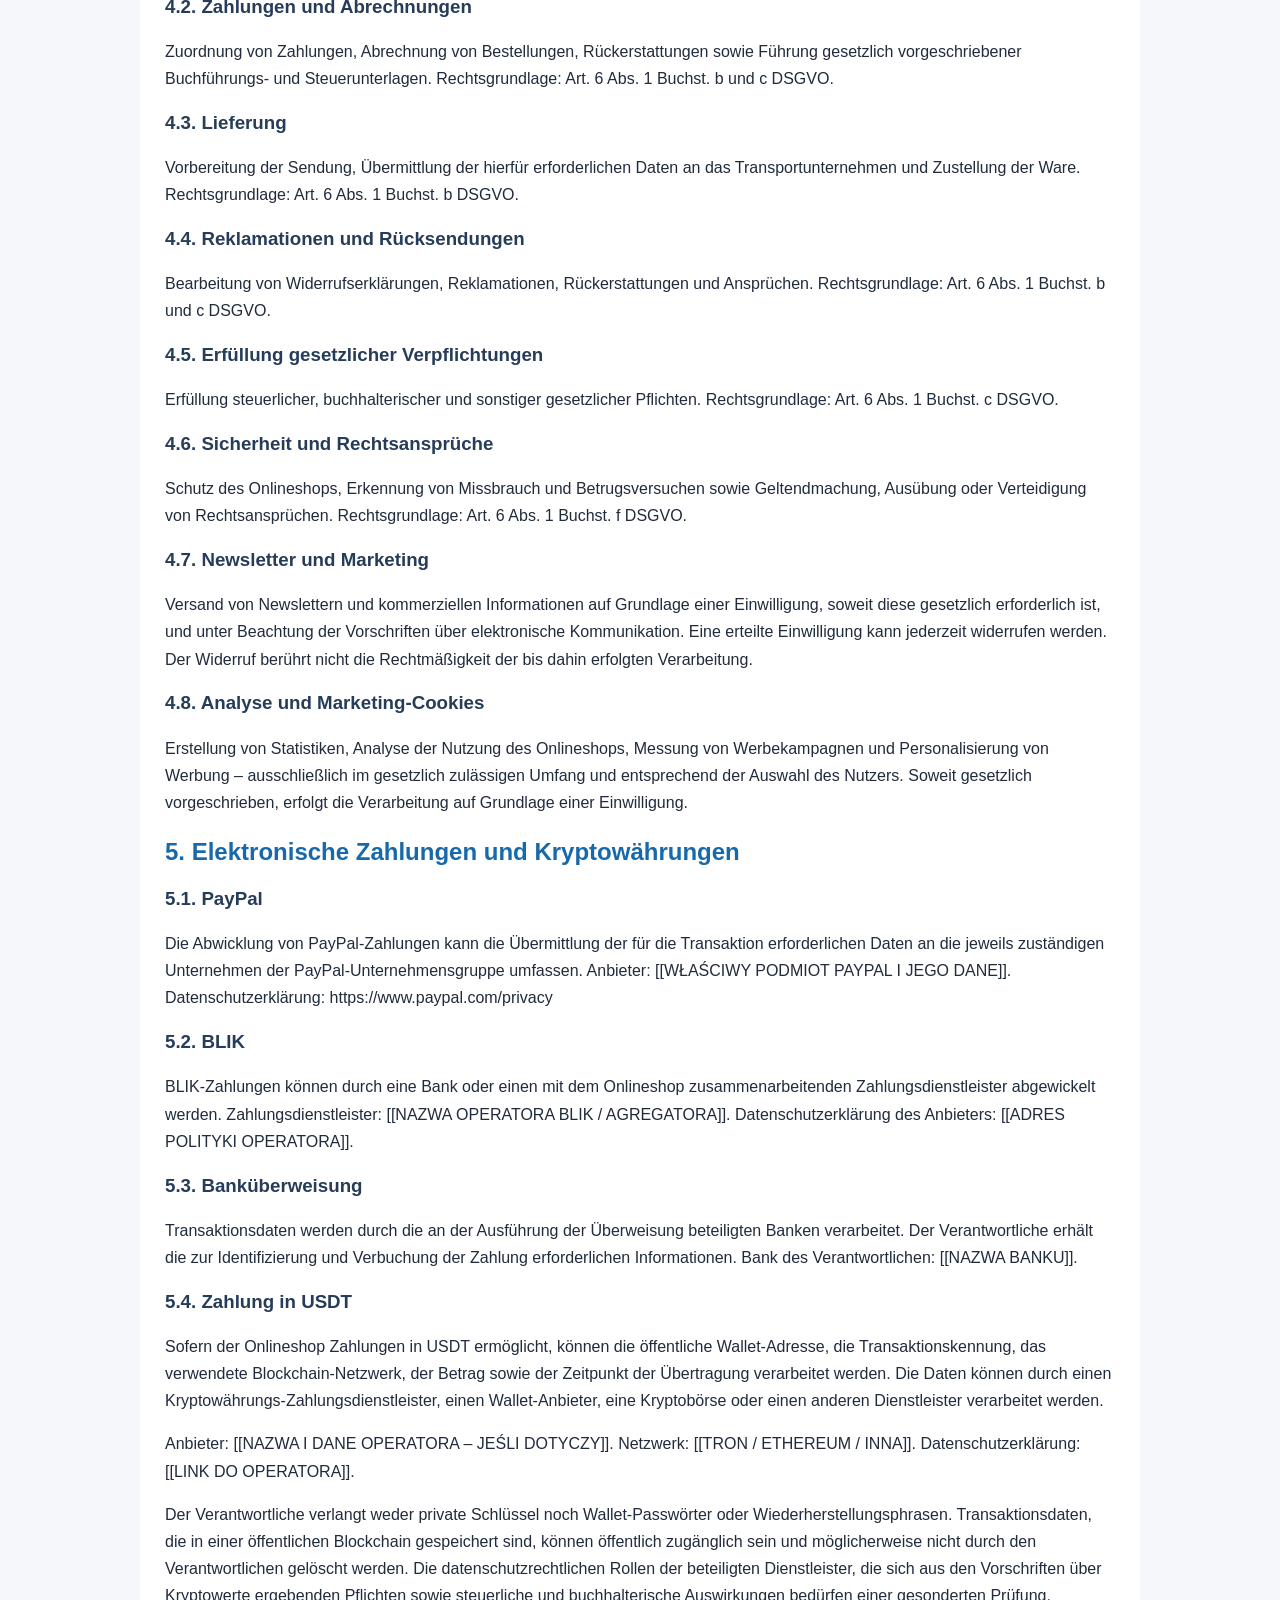
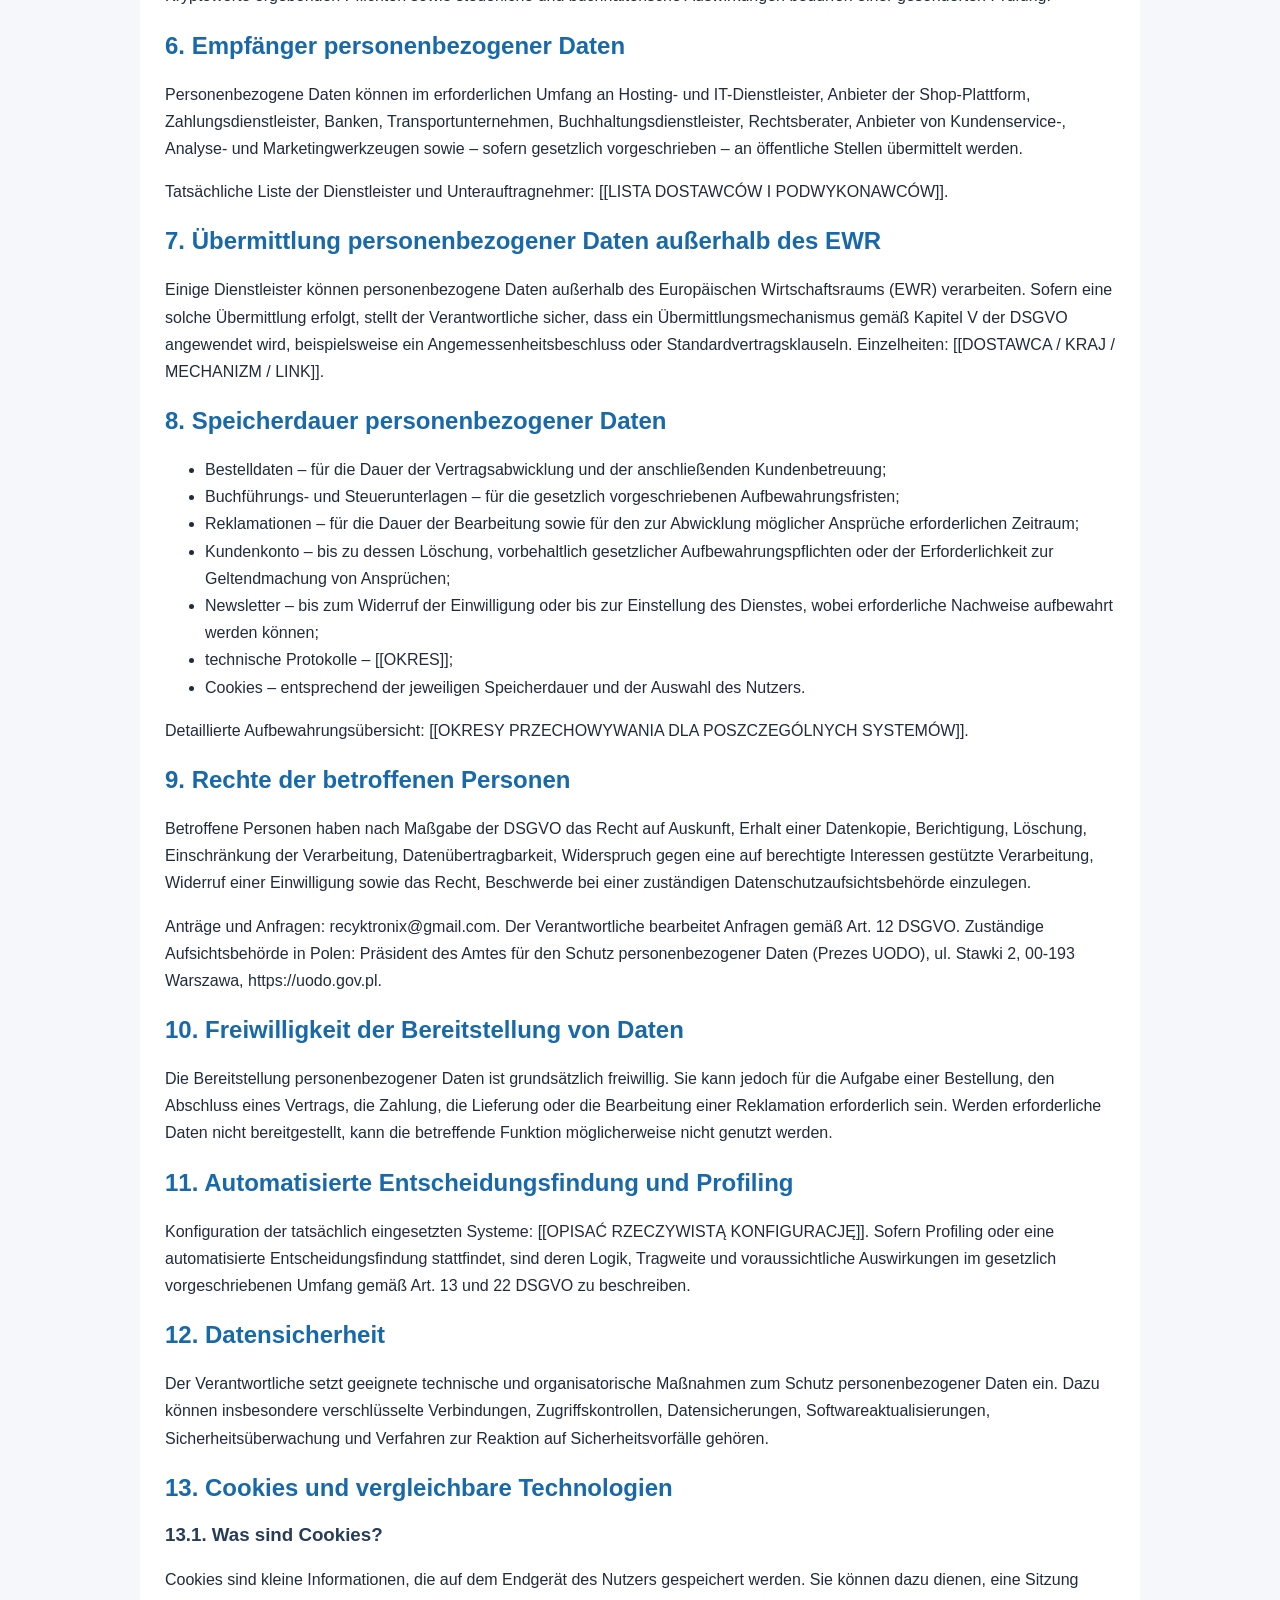
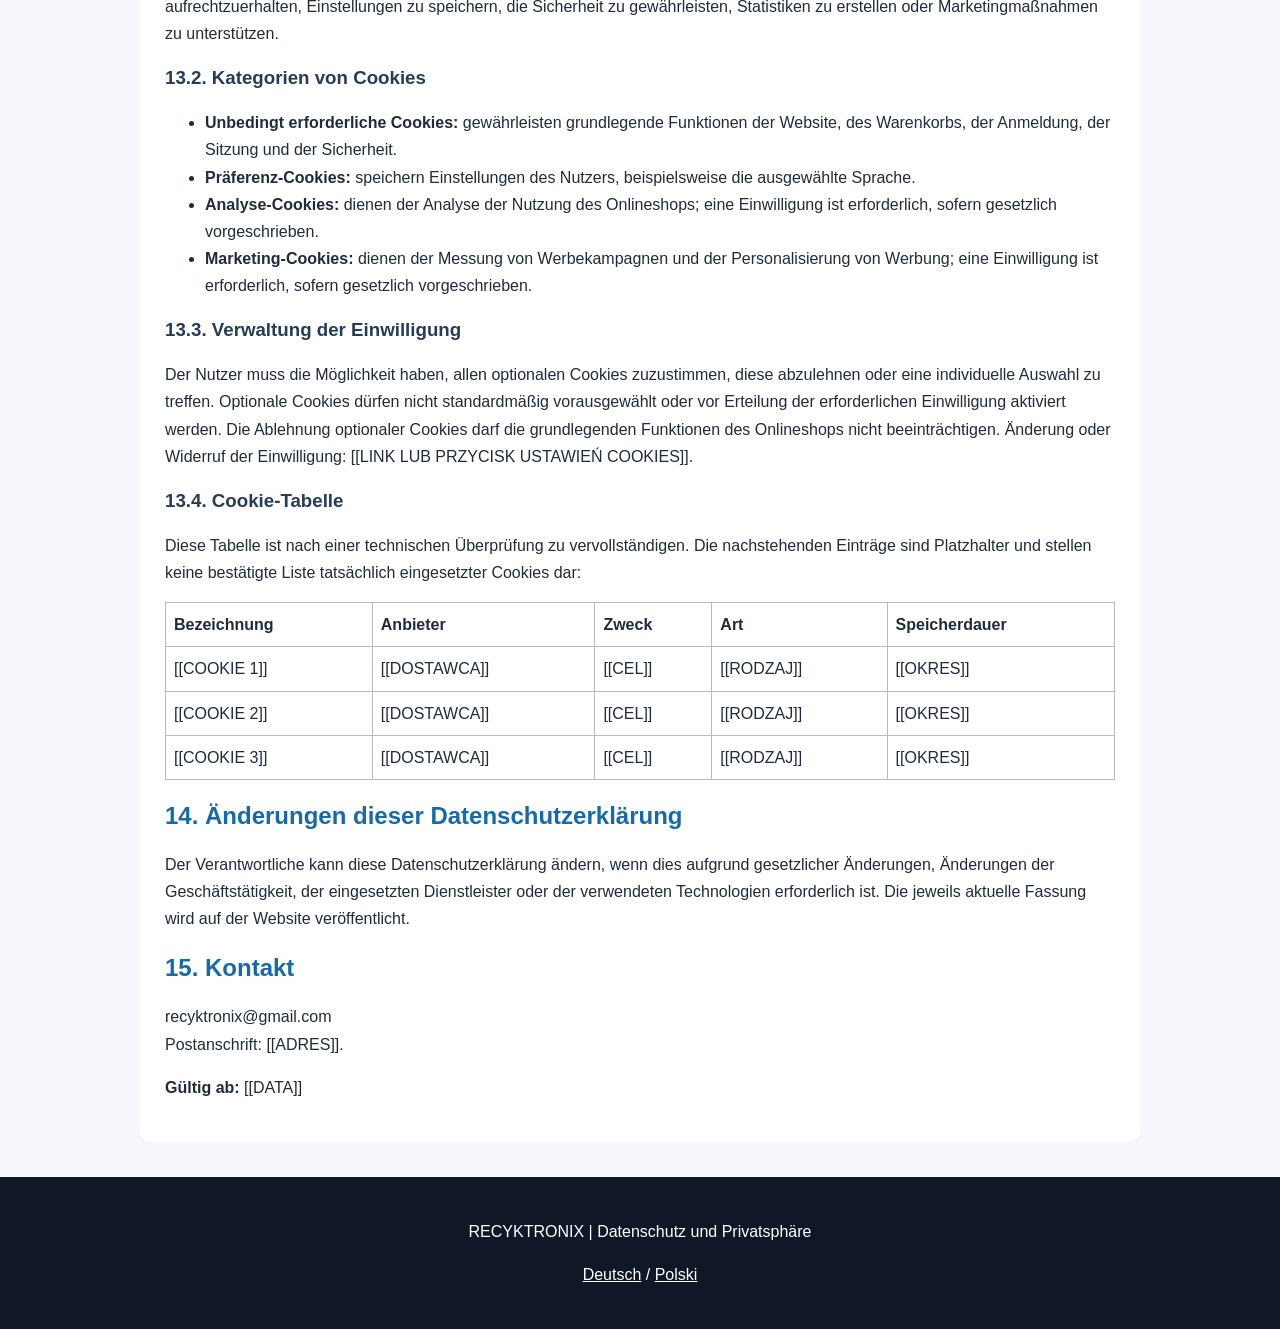
<file: legal/de/privacy-policy.html>
<!DOCTYPE html>
<html lang="de">
<head>
<meta charset="UTF-8"><meta name="viewport" content="width=device-width, initial-scale=1">
<meta name="description" content="Datenschutzerklärung und Cookie-Richtlinie des RECYKTRONIX-Onlineshops gemäß DSGVO.">
<title>Datenschutzerklärung | RECYKTRONIX</title>
<style>
body{margin:0;background:#f5f7fb;color:#202b3c;font:16px/1.7 Arial,sans-serif}
header{background:#101827;color:white;padding:35px 20px;text-align:center}
main{max-width:1000px;margin:35px auto;padding:0 20px}
section{background:white;padding:25px;margin-bottom:20px;border-radius:12px}
h1,h2,h3{line-height:1.3}h2{color:#1769aa}h3{color:#263c58}
.notice{background:#fff4d6;padding:15px;border-left:4px solid #e6a700}
.lang{border-top:2px solid #dce5ef;margin-top:40px;padding-top:25px}
table{border-collapse:collapse;width:100%}th,td{border:1px solid #bbb;padding:8px;text-align:left}
footer{background:#101827;color:white;text-align:center;padding:25px}
</style></head><body>
<header><h1>RECYKTRONIX</h1><p>Datenschutzerklärung und Cookie-Richtlinie</p></header>
<main>
<div class="notice"><strong>HINWEIS ZUR IMPLEMENTIERUNG:</strong> Ergänzen Sie vor der Veröffentlichung sämtliche Felder [[UZUPEŁNIJ]]. Überprüfen Sie die tatsächlich eingesetzten Dienstleister, Analysewerkzeuge, Speicherfristen, Cookie-Konfigurationen sowie Auftragsverarbeitungsverträge. Dieses Dokument muss vor der Veröffentlichung einer Prüfung auf DSGVO-Konformität unterzogen werden.</div>

<section>
<h2>1. Verantwortlicher für die Verarbeitung personenbezogener Daten</h2>
<p>Verantwortlicher für die Verarbeitung personenbezogener Daten der Nutzer des RECYKTRONIX-Onlineshops unter der Internetadresse <strong>[[ADRES STRONY INTERNETOWEJ]]</strong> ist:</p>

<p><strong>[[PEŁNA NAZWA FIRMY / IMIĘ I NAZWISKO PRZEDSIĘBIORCY]]</strong><br>
Geschäftssitz: [[PEŁNY ADRES]]<br>
Steueridentifikationsnummer (NIP): [[NIP]]<br>
REGON: [[REGON – JEŚLI DOTYCZY]]<br>
Handelsregisternummer (KRS): [[KRS – JEŚLI DOTYCZY]]<br>
E-Mail: recyktronix@gmail.com<br>
Telefon: [[NUMER TELEFONU]]</p>

<p>Nachfolgend wird diese Stelle als „Verantwortlicher“ oder „RECYKTRONIX“ bezeichnet. Kontakt in Datenschutzangelegenheiten: <strong>recyktronix@gmail.com</strong>.</p>
<p>Sofern ein Datenschutzbeauftragter bestellt wurde: [[DANE IOD – JEŚLI DOTYCZY]].</p>

<h2>2. Anwendungsbereich dieser Datenschutzerklärung</h2>
<p>Diese Datenschutzerklärung gilt für personenbezogene Daten, die im Zusammenhang mit der Nutzung des Onlineshops, der Einrichtung und Verwaltung von Kundenkonten, der Aufgabe und Abwicklung von Bestellungen, Zahlungen, Lieferungen innerhalb Polens und der Europäischen Union, Rücksendungen, Reklamationen, der Kontaktaufnahme mit dem Kundenservice sowie – sofern verfügbar – dem Newsletter, Analyse- und Marketingfunktionen verarbeitet werden.</p>

<h2>3. Kategorien der verarbeiteten personenbezogenen Daten</h2>
<ul>
<li>Identifikationsdaten: Vorname, Nachname, Firmenname;</li>
<li>Kontaktdaten: E-Mail-Adresse, Telefonnummer;</li>
<li>Adressdaten: Lieferadresse, Rechnungsadresse, Land;</li>
<li>Bestelldaten: Produkte, Mengen, Preise, Bestelldaten und Bestellstatus;</li>
<li>Abrechnungsdaten: Informationen zu Zahlungen, Rückerstattungen und Buchungsunterlagen;</li>
<li>Reklamationsdaten und Korrespondenz;</li>
<li>Kontodaten: Benutzername, Kennung und Einstellungen;</li>
<li>technische Daten: IP-Adresse, Gerätekennungen, Browser, Betriebssystem und Serverprotokolle;</li>
<li>Cookie-Daten, Marketingdaten und Präferenzen, sofern einschlägig.</li>
</ul>
<p>Der Verantwortliche erhebt keine Daten, die für die Abwicklung einer Bestellung oder die Nutzung einer bestimmten Funktion nicht erforderlich sind. Zahlungskartendaten sollten nicht durch RECYKTRONIX gespeichert werden, sofern die Zahlungsabwicklung durch einen externen Zahlungsdienstleister erfolgt.</p>

<h2>4. Zwecke und Rechtsgrundlagen der Verarbeitung</h2>

<h3>4.1. Abwicklung von Bestellungen</h3>
<p>Entgegennahme von Bestellungen, Abschluss und Erfüllung des Kaufvertrags, Kommunikation mit dem Kunden, Lieferung sowie Kundendienst nach dem Kauf. Rechtsgrundlage: Art. 6 Abs. 1 Buchst. b DSGVO.</p>

<h3>4.2. Zahlungen und Abrechnungen</h3>
<p>Zuordnung von Zahlungen, Abrechnung von Bestellungen, Rückerstattungen sowie Führung gesetzlich vorgeschriebener Buchführungs- und Steuerunterlagen. Rechtsgrundlage: Art. 6 Abs. 1 Buchst. b und c DSGVO.</p>

<h3>4.3. Lieferung</h3>
<p>Vorbereitung der Sendung, Übermittlung der hierfür erforderlichen Daten an das Transportunternehmen und Zustellung der Ware. Rechtsgrundlage: Art. 6 Abs. 1 Buchst. b DSGVO.</p>

<h3>4.4. Reklamationen und Rücksendungen</h3>
<p>Bearbeitung von Widerrufserklärungen, Reklamationen, Rückerstattungen und Ansprüchen. Rechtsgrundlage: Art. 6 Abs. 1 Buchst. b und c DSGVO.</p>

<h3>4.5. Erfüllung gesetzlicher Verpflichtungen</h3>
<p>Erfüllung steuerlicher, buchhalterischer und sonstiger gesetzlicher Pflichten. Rechtsgrundlage: Art. 6 Abs. 1 Buchst. c DSGVO.</p>

<h3>4.6. Sicherheit und Rechtsansprüche</h3>
<p>Schutz des Onlineshops, Erkennung von Missbrauch und Betrugsversuchen sowie Geltendmachung, Ausübung oder Verteidigung von Rechtsansprüchen. Rechtsgrundlage: Art. 6 Abs. 1 Buchst. f DSGVO.</p>

<h3>4.7. Newsletter und Marketing</h3>
<p>Versand von Newslettern und kommerziellen Informationen auf Grundlage einer Einwilligung, soweit diese gesetzlich erforderlich ist, und unter Beachtung der Vorschriften über elektronische Kommunikation. Eine erteilte Einwilligung kann jederzeit widerrufen werden. Der Widerruf berührt nicht die Rechtmäßigkeit der bis dahin erfolgten Verarbeitung.</p>

<h3>4.8. Analyse und Marketing-Cookies</h3>
<p>Erstellung von Statistiken, Analyse der Nutzung des Onlineshops, Messung von Werbekampagnen und Personalisierung von Werbung – ausschließlich im gesetzlich zulässigen Umfang und entsprechend der Auswahl des Nutzers. Soweit gesetzlich vorgeschrieben, erfolgt die Verarbeitung auf Grundlage einer Einwilligung.</p>

<h2>5. Elektronische Zahlungen und Kryptowährungen</h2>

<h3>5.1. PayPal</h3>
<p>Die Abwicklung von PayPal-Zahlungen kann die Übermittlung der für die Transaktion erforderlichen Daten an die jeweils zuständigen Unternehmen der PayPal-Unternehmensgruppe umfassen. Anbieter: [[WŁAŚCIWY PODMIOT PAYPAL I JEGO DANE]]. Datenschutzerklärung: https://www.paypal.com/privacy</p>

<h3>5.2. BLIK</h3>
<p>BLIK-Zahlungen können durch eine Bank oder einen mit dem Onlineshop zusammenarbeitenden Zahlungsdienstleister abgewickelt werden. Zahlungsdienstleister: [[NAZWA OPERATORA BLIK / AGREGATORA]]. Datenschutzerklärung des Anbieters: [[ADRES POLITYKI OPERATORA]].</p>

<h3>5.3. Banküberweisung</h3>
<p>Transaktionsdaten werden durch die an der Ausführung der Überweisung beteiligten Banken verarbeitet. Der Verantwortliche erhält die zur Identifizierung und Verbuchung der Zahlung erforderlichen Informationen. Bank des Verantwortlichen: [[NAZWA BANKU]].</p>

<h3>5.4. Zahlung in USDT</h3>
<p>Sofern der Onlineshop Zahlungen in USDT ermöglicht, können die öffentliche Wallet-Adresse, die Transaktionskennung, das verwendete Blockchain-Netzwerk, der Betrag sowie der Zeitpunkt der Übertragung verarbeitet werden. Die Daten können durch einen Kryptowährungs-Zahlungsdienstleister, einen Wallet-Anbieter, eine Kryptobörse oder einen anderen Dienstleister verarbeitet werden.</p>

<p>Anbieter: [[NAZWA I DANE OPERATORA – JEŚLI DOTYCZY]]. Netzwerk: [[TRON / ETHEREUM / INNA]]. Datenschutzerklärung: [[LINK DO OPERATORA]].</p>

<p>Der Verantwortliche verlangt weder private Schlüssel noch Wallet-Passwörter oder Wiederherstellungsphrasen. Transaktionsdaten, die in einer öffentlichen Blockchain gespeichert sind, können öffentlich zugänglich sein und möglicherweise nicht durch den Verantwortlichen gelöscht werden. Die datenschutzrechtlichen Rollen der beteiligten Dienstleister, die sich aus den Vorschriften über Kryptowerte ergebenden Pflichten sowie steuerliche und buchhalterische Auswirkungen bedürfen einer gesonderten Prüfung.</p>

<h2>6. Empfänger personenbezogener Daten</h2>
<p>Personenbezogene Daten können im erforderlichen Umfang an Hosting- und IT-Dienstleister, Anbieter der Shop-Plattform, Zahlungsdienstleister, Banken, Transportunternehmen, Buchhaltungsdienstleister, Rechtsberater, Anbieter von Kundenservice-, Analyse- und Marketingwerkzeugen sowie – sofern gesetzlich vorgeschrieben – an öffentliche Stellen übermittelt werden.</p>
<p>Tatsächliche Liste der Dienstleister und Unterauftragnehmer: [[LISTA DOSTAWCÓW I PODWYKONAWCÓW]].</p>

<h2>7. Übermittlung personenbezogener Daten außerhalb des EWR</h2>
<p>Einige Dienstleister können personenbezogene Daten außerhalb des Europäischen Wirtschaftsraums (EWR) verarbeiten. Sofern eine solche Übermittlung erfolgt, stellt der Verantwortliche sicher, dass ein Übermittlungsmechanismus gemäß Kapitel V der DSGVO angewendet wird, beispielsweise ein Angemessenheitsbeschluss oder Standardvertragsklauseln. Einzelheiten: [[DOSTAWCA / KRAJ / MECHANIZM / LINK]].</p>

<h2>8. Speicherdauer personenbezogener Daten</h2>
<ul>
<li>Bestelldaten – für die Dauer der Vertragsabwicklung und der anschließenden Kundenbetreuung;</li>
<li>Buchführungs- und Steuerunterlagen – für die gesetzlich vorgeschriebenen Aufbewahrungsfristen;</li>
<li>Reklamationen – für die Dauer der Bearbeitung sowie für den zur Abwicklung möglicher Ansprüche erforderlichen Zeitraum;</li>
<li>Kundenkonto – bis zu dessen Löschung, vorbehaltlich gesetzlicher Aufbewahrungspflichten oder der Erforderlichkeit zur Geltendmachung von Ansprüchen;</li>
<li>Newsletter – bis zum Widerruf der Einwilligung oder bis zur Einstellung des Dienstes, wobei erforderliche Nachweise aufbewahrt werden können;</li>
<li>technische Protokolle – [[OKRES]];</li>
<li>Cookies – entsprechend der jeweiligen Speicherdauer und der Auswahl des Nutzers.</li>
</ul>
<p>Detaillierte Aufbewahrungsübersicht: [[OKRESY PRZECHOWYWANIA DLA POSZCZEGÓLNYCH SYSTEMÓW]].</p>

<h2>9. Rechte der betroffenen Personen</h2>
<p>Betroffene Personen haben nach Maßgabe der DSGVO das Recht auf Auskunft, Erhalt einer Datenkopie, Berichtigung, Löschung, Einschränkung der Verarbeitung, Datenübertragbarkeit, Widerspruch gegen eine auf berechtigte Interessen gestützte Verarbeitung, Widerruf einer Einwilligung sowie das Recht, Beschwerde bei einer zuständigen Datenschutzaufsichtsbehörde einzulegen.</p>
<p>Anträge und Anfragen: recyktronix@gmail.com. Der Verantwortliche bearbeitet Anfragen gemäß Art. 12 DSGVO. Zuständige Aufsichtsbehörde in Polen: Präsident des Amtes für den Schutz personenbezogener Daten (Prezes UODO), ul. Stawki 2, 00-193 Warszawa, https://uodo.gov.pl.</p>

<h2>10. Freiwilligkeit der Bereitstellung von Daten</h2>
<p>Die Bereitstellung personenbezogener Daten ist grundsätzlich freiwillig. Sie kann jedoch für die Aufgabe einer Bestellung, den Abschluss eines Vertrags, die Zahlung, die Lieferung oder die Bearbeitung einer Reklamation erforderlich sein. Werden erforderliche Daten nicht bereitgestellt, kann die betreffende Funktion möglicherweise nicht genutzt werden.</p>

<h2>11. Automatisierte Entscheidungsfindung und Profiling</h2>
<p>Konfiguration der tatsächlich eingesetzten Systeme: [[OPISAĆ RZECZYWISTĄ KONFIGURACJĘ]]. Sofern Profiling oder eine automatisierte Entscheidungsfindung stattfindet, sind deren Logik, Tragweite und voraussichtliche Auswirkungen im gesetzlich vorgeschriebenen Umfang gemäß Art. 13 und 22 DSGVO zu beschreiben.</p>

<h2>12. Datensicherheit</h2>
<p>Der Verantwortliche setzt geeignete technische und organisatorische Maßnahmen zum Schutz personenbezogener Daten ein. Dazu können insbesondere verschlüsselte Verbindungen, Zugriffskontrollen, Datensicherungen, Softwareaktualisierungen, Sicherheitsüberwachung und Verfahren zur Reaktion auf Sicherheitsvorfälle gehören.</p>

<h2>13. Cookies und vergleichbare Technologien</h2>

<h3>13.1. Was sind Cookies?</h3>
<p>Cookies sind kleine Informationen, die auf dem Endgerät des Nutzers gespeichert werden. Sie können dazu dienen, eine Sitzung aufrechtzuerhalten, Einstellungen zu speichern, die Sicherheit zu gewährleisten, Statistiken zu erstellen oder Marketingmaßnahmen zu unterstützen.</p>

<h3>13.2. Kategorien von Cookies</h3>
<ul>
<li><strong>Unbedingt erforderliche Cookies:</strong> gewährleisten grundlegende Funktionen der Website, des Warenkorbs, der Anmeldung, der Sitzung und der Sicherheit.</li>
<li><strong>Präferenz-Cookies:</strong> speichern Einstellungen des Nutzers, beispielsweise die ausgewählte Sprache.</li>
<li><strong>Analyse-Cookies:</strong> dienen der Analyse der Nutzung des Onlineshops; eine Einwilligung ist erforderlich, sofern gesetzlich vorgeschrieben.</li>
<li><strong>Marketing-Cookies:</strong> dienen der Messung von Werbekampagnen und der Personalisierung von Werbung; eine Einwilligung ist erforderlich, sofern gesetzlich vorgeschrieben.</li>
</ul>

<h3>13.3. Verwaltung der Einwilligung</h3>
<p>Der Nutzer muss die Möglichkeit haben, allen optionalen Cookies zuzustimmen, diese abzulehnen oder eine individuelle Auswahl zu treffen. Optionale Cookies dürfen nicht standardmäßig vorausgewählt oder vor Erteilung der erforderlichen Einwilligung aktiviert werden. Die Ablehnung optionaler Cookies darf die grundlegenden Funktionen des Onlineshops nicht beeinträchtigen. Änderung oder Widerruf der Einwilligung: [[LINK LUB PRZYCISK USTAWIEŃ COOKIES]].</p>

<h3>13.4. Cookie-Tabelle</h3>
<p>Diese Tabelle ist nach einer technischen Überprüfung zu vervollständigen. Die nachstehenden Einträge sind Platzhalter und stellen keine bestätigte Liste tatsächlich eingesetzter Cookies dar:</p>

<table>
<tr><th>Bezeichnung</th><th>Anbieter</th><th>Zweck</th><th>Art</th><th>Speicherdauer</th></tr>
<tr><td>[[COOKIE 1]]</td><td>[[DOSTAWCA]]</td><td>[[CEL]]</td><td>[[RODZAJ]]</td><td>[[OKRES]]</td></tr>
<tr><td>[[COOKIE 2]]</td><td>[[DOSTAWCA]]</td><td>[[CEL]]</td><td>[[RODZAJ]]</td><td>[[OKRES]]</td></tr>
<tr><td>[[COOKIE 3]]</td><td>[[DOSTAWCA]]</td><td>[[CEL]]</td><td>[[RODZAJ]]</td><td>[[OKRES]]</td></tr>
</table>

<h2>14. Änderungen dieser Datenschutzerklärung</h2>
<p>Der Verantwortliche kann diese Datenschutzerklärung ändern, wenn dies aufgrund gesetzlicher Änderungen, Änderungen der Geschäftstätigkeit, der eingesetzten Dienstleister oder der verwendeten Technologien erforderlich ist. Die jeweils aktuelle Fassung wird auf der Website veröffentlicht.</p>

<h2>15. Kontakt</h2>
<p>recyktronix@gmail.com<br>
Postanschrift: [[ADRES]].</p>
<p><strong>Gültig ab:</strong> [[DATA]]</p>
</section>
</main>

<footer>
<p>RECYKTRONIX | Datenschutz und Privatsphäre</p>
<p><a href="./privacy-policy.html" style="color:white">Deutsch</a> / <a href="../privacy-policy.html" style="color:white">Polski</a></p>
</footer>
</body></html>
</file>
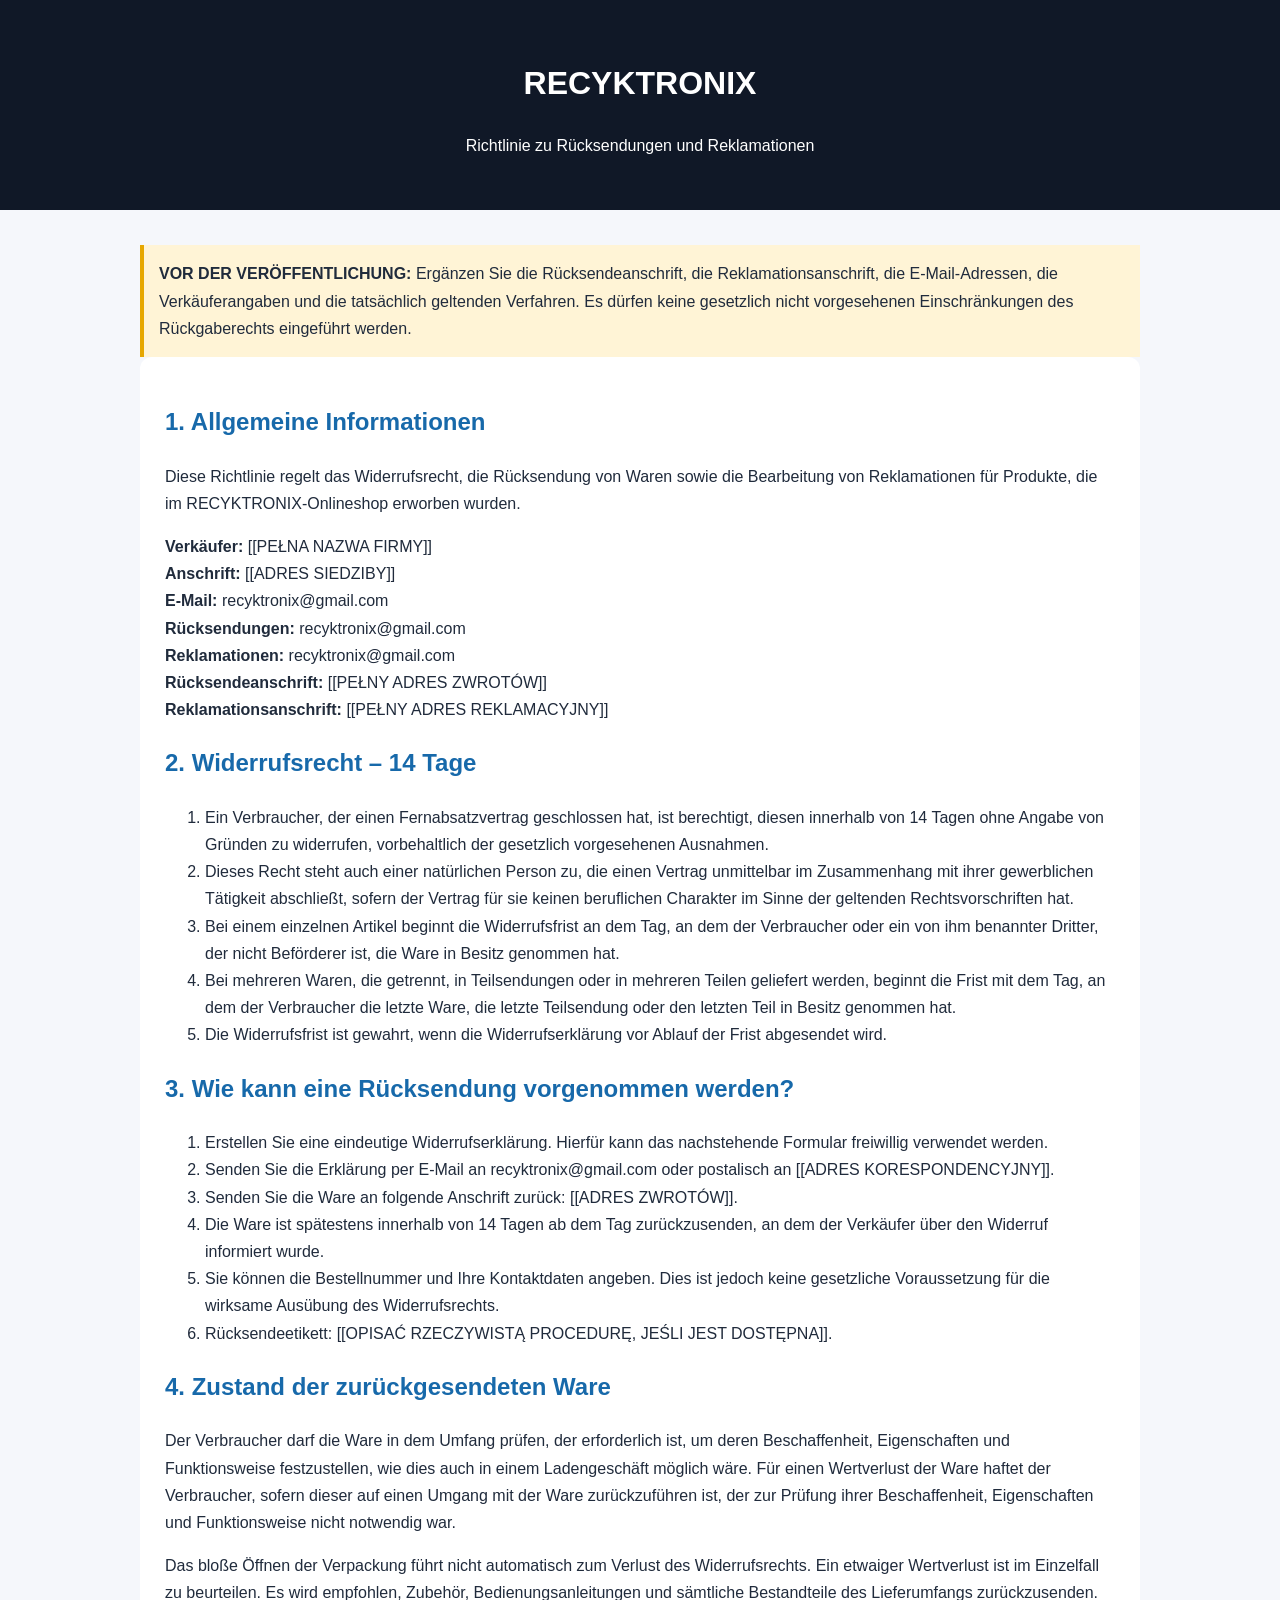
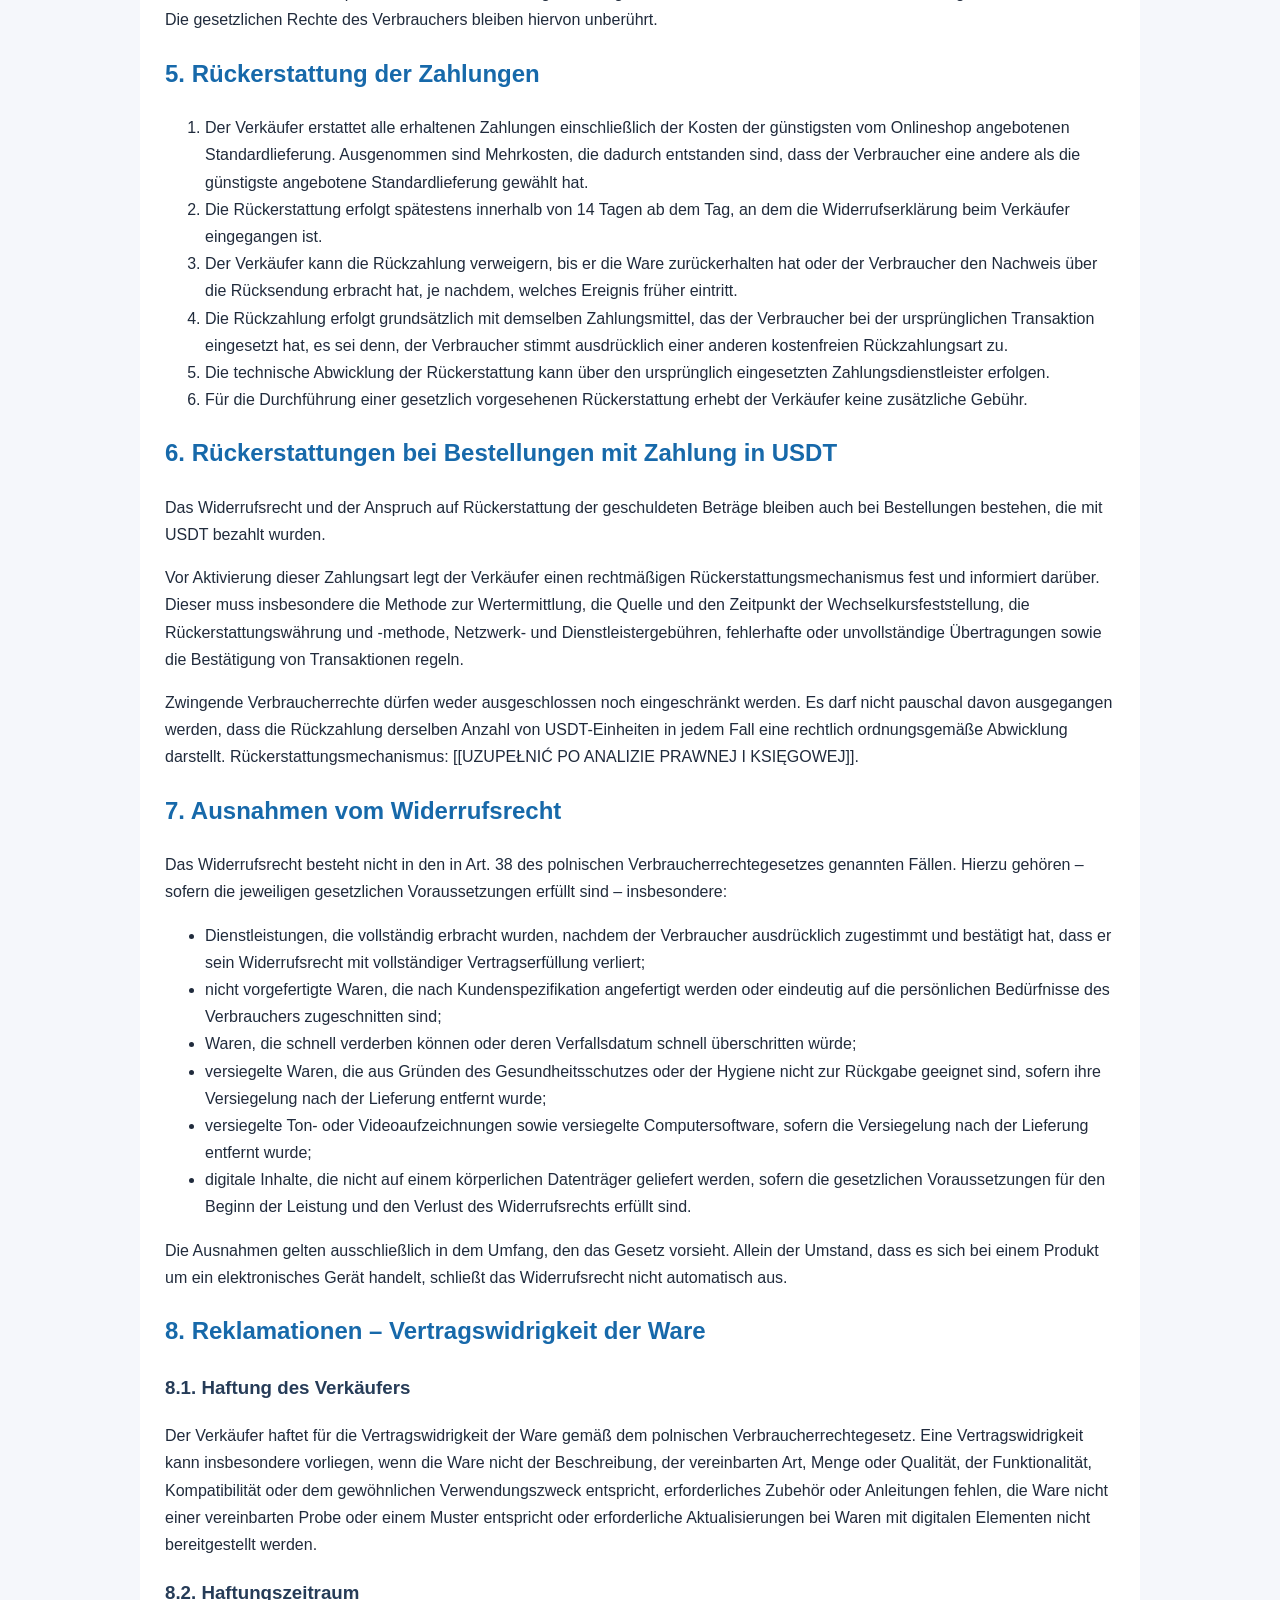
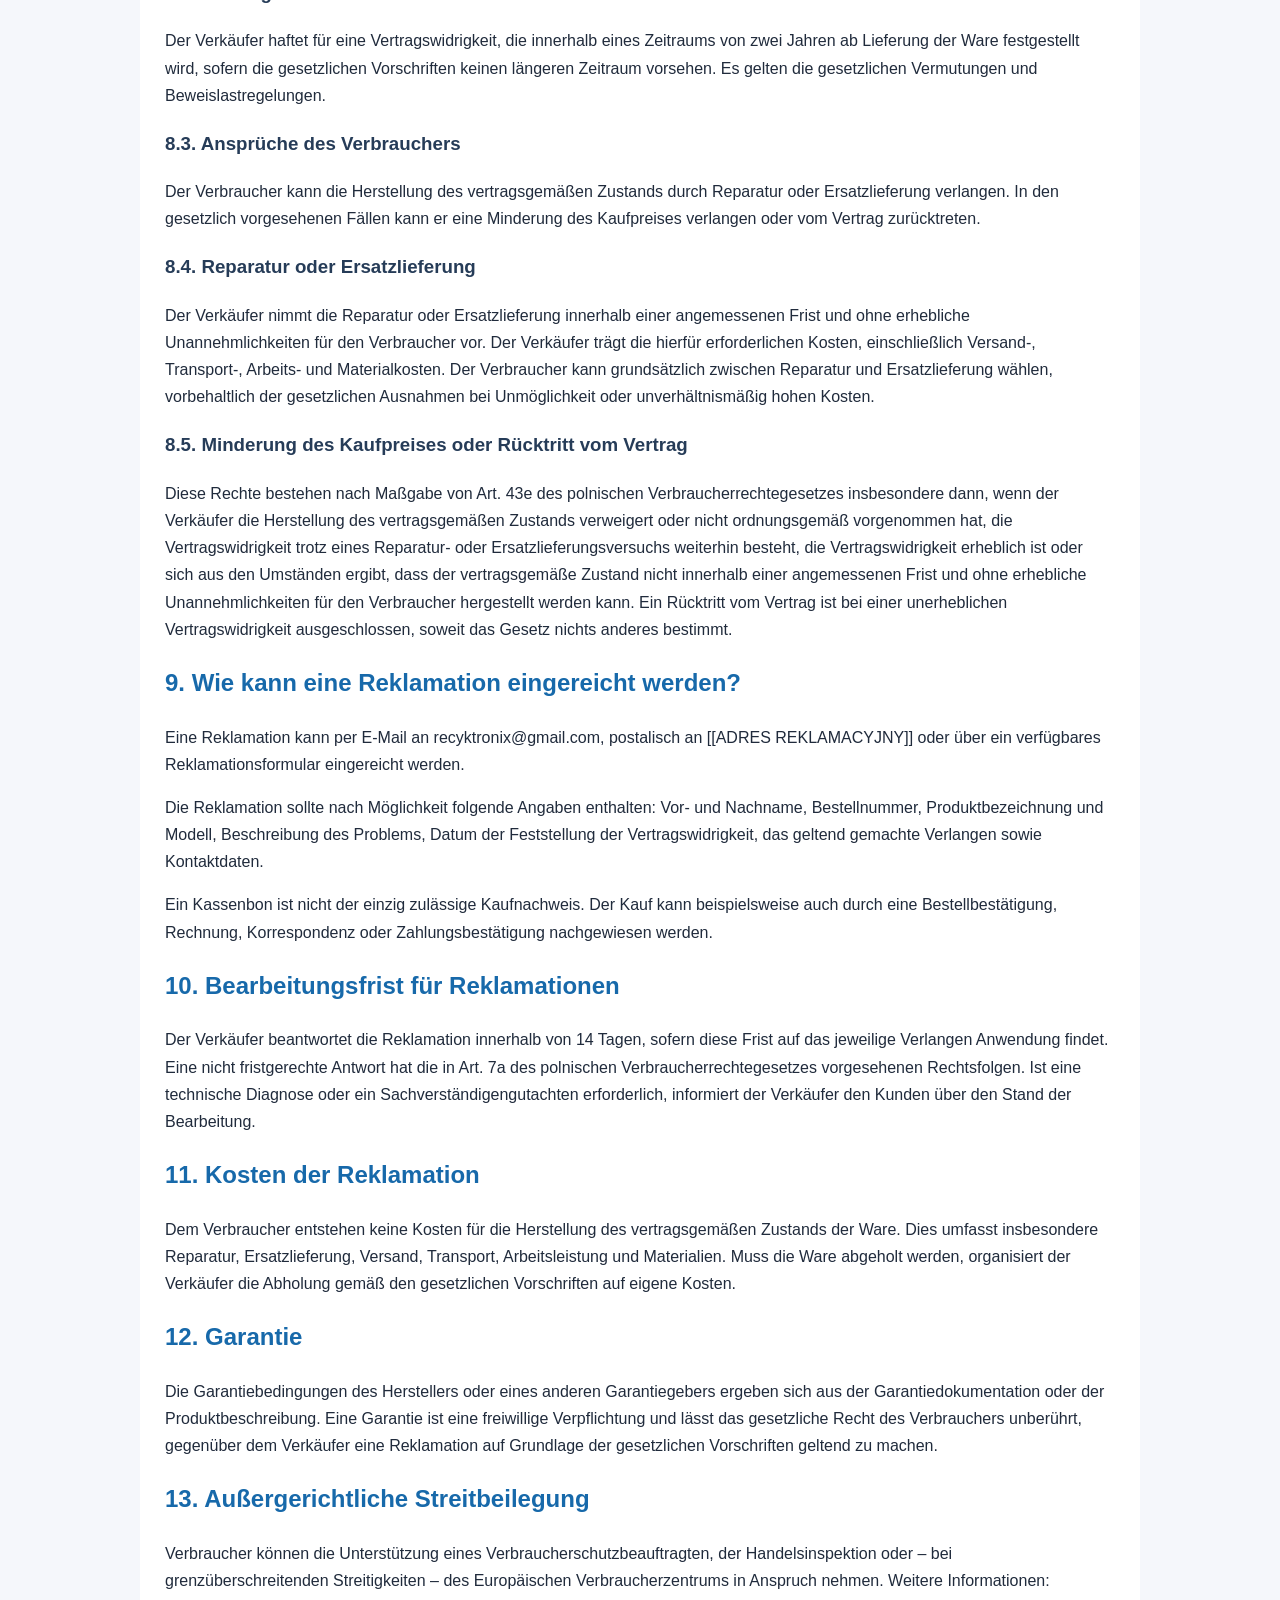
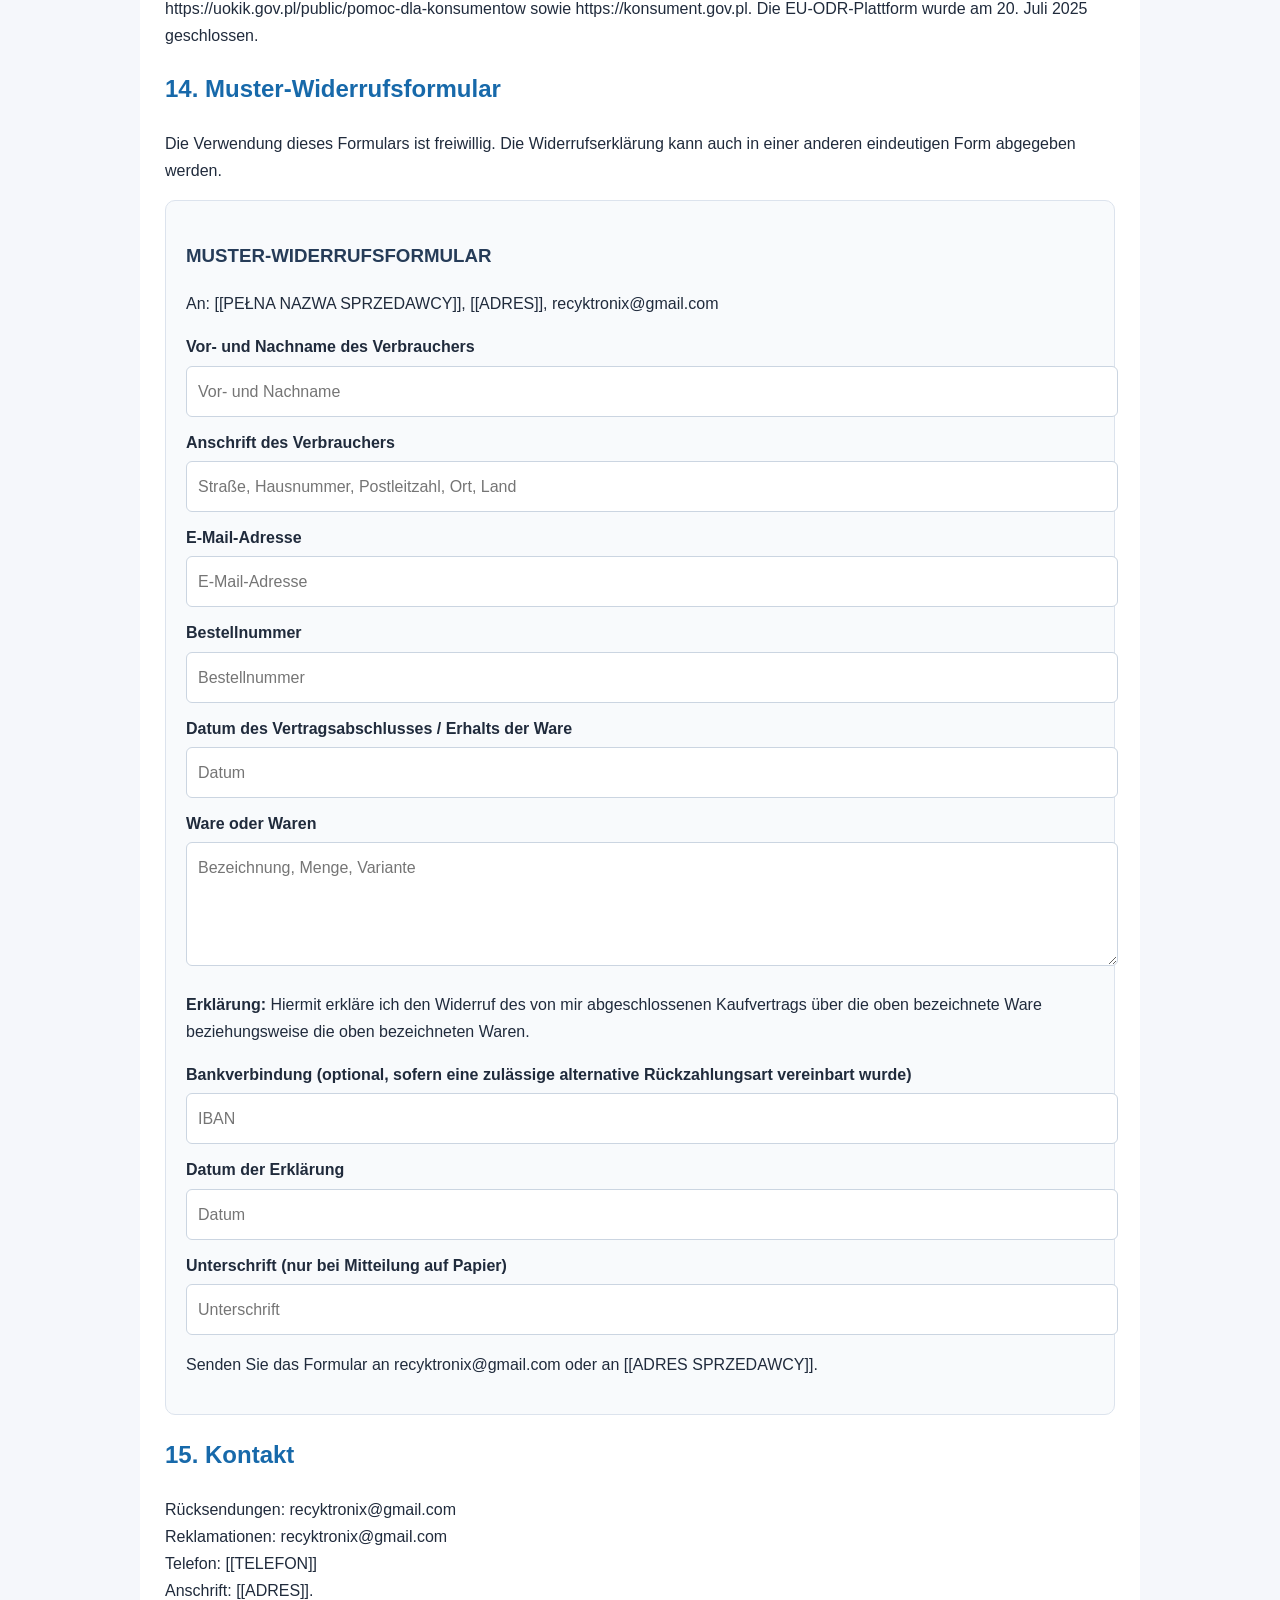
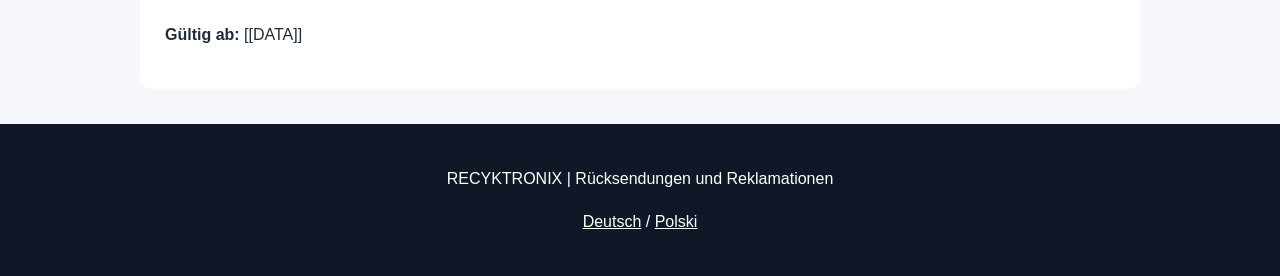
<file: legal/de/returns-and-complaints.html>
<!DOCTYPE html>
<html lang="de">
<head>
<meta charset="UTF-8"><meta name="viewport" content="width=device-width, initial-scale=1">
<meta name="description" content="Richtlinie zu Rücksendungen, Widerruf und Reklamationen von RECYKTRONIX-Produkten.">
<title>Rücksendungen und Reklamationen | RECYKTRONIX</title>
<style>
body{margin:0;background:#f5f7fb;color:#202b3c;font:16px/1.7 Arial,sans-serif}
header{background:#101827;color:white;text-align:center;padding:35px 20px}
main{max-width:1000px;margin:35px auto;padding:0 20px}
section{background:white;padding:25px;margin-bottom:20px;border-radius:12px}
h2{color:#1769aa}h3{color:#263c58}
.notice{background:#fff4d6;padding:15px;border-left:4px solid #e6a700}
.lang{border-top:2px solid #dce5ef;margin-top:40px;padding-top:25px}
footer{background:#101827;color:white;text-align:center;padding:25px}
form{background:#f8fafc;padding:20px;border:1px solid #dce3ed;border-radius:10px}
label{display:block;margin-top:12px;font-weight:bold}
input,textarea{width:100%;padding:11px;margin-top:5px;border:1px solid #cbd5e1;border-radius:6px;font:inherit}
textarea{min-height:100px}
</style></head><body>
<header><h1>RECYKTRONIX</h1><p>Richtlinie zu Rücksendungen und Reklamationen</p></header>
<main>
<div class="notice"><strong>VOR DER VERÖFFENTLICHUNG:</strong> Ergänzen Sie die Rücksendeanschrift, die Reklamationsanschrift, die E-Mail-Adressen, die Verkäuferangaben und die tatsächlich geltenden Verfahren. Es dürfen keine gesetzlich nicht vorgesehenen Einschränkungen des Rückgaberechts eingeführt werden.</div>

<section>
<h2>1. Allgemeine Informationen</h2>
<p>Diese Richtlinie regelt das Widerrufsrecht, die Rücksendung von Waren sowie die Bearbeitung von Reklamationen für Produkte, die im RECYKTRONIX-Onlineshop erworben wurden.</p>

<p><strong>Verkäufer:</strong> [[PEŁNA NAZWA FIRMY]]<br>
<strong>Anschrift:</strong> [[ADRES SIEDZIBY]]<br>
<strong>E-Mail:</strong> recyktronix@gmail.com<br>
<strong>Rücksendungen:</strong> recyktronix@gmail.com<br>
<strong>Reklamationen:</strong> recyktronix@gmail.com<br>
<strong>Rücksendeanschrift:</strong> [[PEŁNY ADRES ZWROTÓW]]<br>
<strong>Reklamationsanschrift:</strong> [[PEŁNY ADRES REKLAMACYJNY]]</p>

<h2>2. Widerrufsrecht – 14 Tage</h2>
<ol>
<li>Ein Verbraucher, der einen Fernabsatzvertrag geschlossen hat, ist berechtigt, diesen innerhalb von 14 Tagen ohne Angabe von Gründen zu widerrufen, vorbehaltlich der gesetzlich vorgesehenen Ausnahmen.</li>
<li>Dieses Recht steht auch einer natürlichen Person zu, die einen Vertrag unmittelbar im Zusammenhang mit ihrer gewerblichen Tätigkeit abschließt, sofern der Vertrag für sie keinen beruflichen Charakter im Sinne der geltenden Rechtsvorschriften hat.</li>
<li>Bei einem einzelnen Artikel beginnt die Widerrufsfrist an dem Tag, an dem der Verbraucher oder ein von ihm benannter Dritter, der nicht Beförderer ist, die Ware in Besitz genommen hat.</li>
<li>Bei mehreren Waren, die getrennt, in Teilsendungen oder in mehreren Teilen geliefert werden, beginnt die Frist mit dem Tag, an dem der Verbraucher die letzte Ware, die letzte Teilsendung oder den letzten Teil in Besitz genommen hat.</li>
<li>Die Widerrufsfrist ist gewahrt, wenn die Widerrufserklärung vor Ablauf der Frist abgesendet wird.</li>
</ol>

<h2>3. Wie kann eine Rücksendung vorgenommen werden?</h2>
<ol>
<li>Erstellen Sie eine eindeutige Widerrufserklärung. Hierfür kann das nachstehende Formular freiwillig verwendet werden.</li>
<li>Senden Sie die Erklärung per E-Mail an recyktronix@gmail.com oder postalisch an [[ADRES KORESPONDENCYJNY]].</li>
<li>Senden Sie die Ware an folgende Anschrift zurück: [[ADRES ZWROTÓW]].</li>
<li>Die Ware ist spätestens innerhalb von 14 Tagen ab dem Tag zurückzusenden, an dem der Verkäufer über den Widerruf informiert wurde.</li>
<li>Sie können die Bestellnummer und Ihre Kontaktdaten angeben. Dies ist jedoch keine gesetzliche Voraussetzung für die wirksame Ausübung des Widerrufsrechts.</li>
<li>Rücksendeetikett: [[OPISAĆ RZECZYWISTĄ PROCEDURĘ, JEŚLI JEST DOSTĘPNA]].</li>
</ol>

<h2>4. Zustand der zurückgesendeten Ware</h2>
<p>Der Verbraucher darf die Ware in dem Umfang prüfen, der erforderlich ist, um deren Beschaffenheit, Eigenschaften und Funktionsweise festzustellen, wie dies auch in einem Ladengeschäft möglich wäre. Für einen Wertverlust der Ware haftet der Verbraucher, sofern dieser auf einen Umgang mit der Ware zurückzuführen ist, der zur Prüfung ihrer Beschaffenheit, Eigenschaften und Funktionsweise nicht notwendig war.</p>
<p>Das bloße Öffnen der Verpackung führt nicht automatisch zum Verlust des Widerrufsrechts. Ein etwaiger Wertverlust ist im Einzelfall zu beurteilen. Es wird empfohlen, Zubehör, Bedienungsanleitungen und sämtliche Bestandteile des Lieferumfangs zurückzusenden. Die gesetzlichen Rechte des Verbrauchers bleiben hiervon unberührt.</p>

<h2>5. Rückerstattung der Zahlungen</h2>
<ol>
<li>Der Verkäufer erstattet alle erhaltenen Zahlungen einschließlich der Kosten der günstigsten vom Onlineshop angebotenen Standardlieferung. Ausgenommen sind Mehrkosten, die dadurch entstanden sind, dass der Verbraucher eine andere als die günstigste angebotene Standardlieferung gewählt hat.</li>
<li>Die Rückerstattung erfolgt spätestens innerhalb von 14 Tagen ab dem Tag, an dem die Widerrufserklärung beim Verkäufer eingegangen ist.</li>
<li>Der Verkäufer kann die Rückzahlung verweigern, bis er die Ware zurückerhalten hat oder der Verbraucher den Nachweis über die Rücksendung erbracht hat, je nachdem, welches Ereignis früher eintritt.</li>
<li>Die Rückzahlung erfolgt grundsätzlich mit demselben Zahlungsmittel, das der Verbraucher bei der ursprünglichen Transaktion eingesetzt hat, es sei denn, der Verbraucher stimmt ausdrücklich einer anderen kostenfreien Rückzahlungsart zu.</li>
<li>Die technische Abwicklung der Rückerstattung kann über den ursprünglich eingesetzten Zahlungsdienstleister erfolgen.</li>
<li>Für die Durchführung einer gesetzlich vorgesehenen Rückerstattung erhebt der Verkäufer keine zusätzliche Gebühr.</li>
</ol>

<h2>6. Rückerstattungen bei Bestellungen mit Zahlung in USDT</h2>
<p>Das Widerrufsrecht und der Anspruch auf Rückerstattung der geschuldeten Beträge bleiben auch bei Bestellungen bestehen, die mit USDT bezahlt wurden.</p>
<p>Vor Aktivierung dieser Zahlungsart legt der Verkäufer einen rechtmäßigen Rückerstattungsmechanismus fest und informiert darüber. Dieser muss insbesondere die Methode zur Wertermittlung, die Quelle und den Zeitpunkt der Wechselkursfeststellung, die Rückerstattungswährung und -methode, Netzwerk- und Dienstleistergebühren, fehlerhafte oder unvollständige Übertragungen sowie die Bestätigung von Transaktionen regeln.</p>
<p>Zwingende Verbraucherrechte dürfen weder ausgeschlossen noch eingeschränkt werden. Es darf nicht pauschal davon ausgegangen werden, dass die Rückzahlung derselben Anzahl von USDT-Einheiten in jedem Fall eine rechtlich ordnungsgemäße Abwicklung darstellt. Rückerstattungsmechanismus: [[UZUPEŁNIĆ PO ANALIZIE PRAWNEJ I KSIĘGOWEJ]].</p>

<h2>7. Ausnahmen vom Widerrufsrecht</h2>
<p>Das Widerrufsrecht besteht nicht in den in Art. 38 des polnischen Verbraucherrechtegesetzes genannten Fällen. Hierzu gehören – sofern die jeweiligen gesetzlichen Voraussetzungen erfüllt sind – insbesondere:</p>
<ul>
<li>Dienstleistungen, die vollständig erbracht wurden, nachdem der Verbraucher ausdrücklich zugestimmt und bestätigt hat, dass er sein Widerrufsrecht mit vollständiger Vertragserfüllung verliert;</li>
<li>nicht vorgefertigte Waren, die nach Kundenspezifikation angefertigt werden oder eindeutig auf die persönlichen Bedürfnisse des Verbrauchers zugeschnitten sind;</li>
<li>Waren, die schnell verderben können oder deren Verfallsdatum schnell überschritten würde;</li>
<li>versiegelte Waren, die aus Gründen des Gesundheitsschutzes oder der Hygiene nicht zur Rückgabe geeignet sind, sofern ihre Versiegelung nach der Lieferung entfernt wurde;</li>
<li>versiegelte Ton- oder Videoaufzeichnungen sowie versiegelte Computersoftware, sofern die Versiegelung nach der Lieferung entfernt wurde;</li>
<li>digitale Inhalte, die nicht auf einem körperlichen Datenträger geliefert werden, sofern die gesetzlichen Voraussetzungen für den Beginn der Leistung und den Verlust des Widerrufsrechts erfüllt sind.</li>
</ul>
<p>Die Ausnahmen gelten ausschließlich in dem Umfang, den das Gesetz vorsieht. Allein der Umstand, dass es sich bei einem Produkt um ein elektronisches Gerät handelt, schließt das Widerrufsrecht nicht automatisch aus.</p>

<h2>8. Reklamationen – Vertragswidrigkeit der Ware</h2>

<h3>8.1. Haftung des Verkäufers</h3>
<p>Der Verkäufer haftet für die Vertragswidrigkeit der Ware gemäß dem polnischen Verbraucherrechtegesetz. Eine Vertragswidrigkeit kann insbesondere vorliegen, wenn die Ware nicht der Beschreibung, der vereinbarten Art, Menge oder Qualität, der Funktionalität, Kompatibilität oder dem gewöhnlichen Verwendungszweck entspricht, erforderliches Zubehör oder Anleitungen fehlen, die Ware nicht einer vereinbarten Probe oder einem Muster entspricht oder erforderliche Aktualisierungen bei Waren mit digitalen Elementen nicht bereitgestellt werden.</p>

<h3>8.2. Haftungszeitraum</h3>
<p>Der Verkäufer haftet für eine Vertragswidrigkeit, die innerhalb eines Zeitraums von zwei Jahren ab Lieferung der Ware festgestellt wird, sofern die gesetzlichen Vorschriften keinen längeren Zeitraum vorsehen. Es gelten die gesetzlichen Vermutungen und Beweislastregelungen.</p>

<h3>8.3. Ansprüche des Verbrauchers</h3>
<p>Der Verbraucher kann die Herstellung des vertragsgemäßen Zustands durch Reparatur oder Ersatzlieferung verlangen. In den gesetzlich vorgesehenen Fällen kann er eine Minderung des Kaufpreises verlangen oder vom Vertrag zurücktreten.</p>

<h3>8.4. Reparatur oder Ersatzlieferung</h3>
<p>Der Verkäufer nimmt die Reparatur oder Ersatzlieferung innerhalb einer angemessenen Frist und ohne erhebliche Unannehmlichkeiten für den Verbraucher vor. Der Verkäufer trägt die hierfür erforderlichen Kosten, einschließlich Versand-, Transport-, Arbeits- und Materialkosten. Der Verbraucher kann grundsätzlich zwischen Reparatur und Ersatzlieferung wählen, vorbehaltlich der gesetzlichen Ausnahmen bei Unmöglichkeit oder unverhältnismäßig hohen Kosten.</p>

<h3>8.5. Minderung des Kaufpreises oder Rücktritt vom Vertrag</h3>
<p>Diese Rechte bestehen nach Maßgabe von Art. 43e des polnischen Verbraucherrechtegesetzes insbesondere dann, wenn der Verkäufer die Herstellung des vertragsgemäßen Zustands verweigert oder nicht ordnungsgemäß vorgenommen hat, die Vertragswidrigkeit trotz eines Reparatur- oder Ersatzlieferungsversuchs weiterhin besteht, die Vertragswidrigkeit erheblich ist oder sich aus den Umständen ergibt, dass der vertragsgemäße Zustand nicht innerhalb einer angemessenen Frist und ohne erhebliche Unannehmlichkeiten für den Verbraucher hergestellt werden kann. Ein Rücktritt vom Vertrag ist bei einer unerheblichen Vertragswidrigkeit ausgeschlossen, soweit das Gesetz nichts anderes bestimmt.</p>

<h2>9. Wie kann eine Reklamation eingereicht werden?</h2>
<p>Eine Reklamation kann per E-Mail an recyktronix@gmail.com, postalisch an [[ADRES REKLAMACYJNY]] oder über ein verfügbares Reklamationsformular eingereicht werden.</p>
<p>Die Reklamation sollte nach Möglichkeit folgende Angaben enthalten: Vor- und Nachname, Bestellnummer, Produktbezeichnung und Modell, Beschreibung des Problems, Datum der Feststellung der Vertragswidrigkeit, das geltend gemachte Verlangen sowie Kontaktdaten.</p>
<p>Ein Kassenbon ist nicht der einzig zulässige Kaufnachweis. Der Kauf kann beispielsweise auch durch eine Bestellbestätigung, Rechnung, Korrespondenz oder Zahlungsbestätigung nachgewiesen werden.</p>

<h2>10. Bearbeitungsfrist für Reklamationen</h2>
<p>Der Verkäufer beantwortet die Reklamation innerhalb von 14 Tagen, sofern diese Frist auf das jeweilige Verlangen Anwendung findet. Eine nicht fristgerechte Antwort hat die in Art. 7a des polnischen Verbraucherrechtegesetzes vorgesehenen Rechtsfolgen. Ist eine technische Diagnose oder ein Sachverständigengutachten erforderlich, informiert der Verkäufer den Kunden über den Stand der Bearbeitung.</p>

<h2>11. Kosten der Reklamation</h2>
<p>Dem Verbraucher entstehen keine Kosten für die Herstellung des vertragsgemäßen Zustands der Ware. Dies umfasst insbesondere Reparatur, Ersatzlieferung, Versand, Transport, Arbeitsleistung und Materialien. Muss die Ware abgeholt werden, organisiert der Verkäufer die Abholung gemäß den gesetzlichen Vorschriften auf eigene Kosten.</p>

<h2>12. Garantie</h2>
<p>Die Garantiebedingungen des Herstellers oder eines anderen Garantiegebers ergeben sich aus der Garantiedokumentation oder der Produktbeschreibung. Eine Garantie ist eine freiwillige Verpflichtung und lässt das gesetzliche Recht des Verbrauchers unberührt, gegenüber dem Verkäufer eine Reklamation auf Grundlage der gesetzlichen Vorschriften geltend zu machen.</p>

<h2>13. Außergerichtliche Streitbeilegung</h2>
<p>Verbraucher können die Unterstützung eines Verbraucherschutzbeauftragten, der Handelsinspektion oder – bei grenzüberschreitenden Streitigkeiten – des Europäischen Verbraucherzentrums in Anspruch nehmen. Weitere Informationen: https://uokik.gov.pl/public/pomoc-dla-konsumentow sowie https://konsument.gov.pl. Die EU-ODR-Plattform wurde am 20. Juli 2025 geschlossen.</p>

<h2>14. Muster-Widerrufsformular</h2>
<p>Die Verwendung dieses Formulars ist freiwillig. Die Widerrufserklärung kann auch in einer anderen eindeutigen Form abgegeben werden.</p>

<form>
<h3>MUSTER-WIDERRUFSFORMULAR</h3>
<p>An: [[PEŁNA NAZWA SPRZEDAWCY]], [[ADRES]], recyktronix@gmail.com</p>

<label>Vor- und Nachname des Verbrauchers</label>
<input type="text" placeholder="Vor- und Nachname">

<label>Anschrift des Verbrauchers</label>
<input type="text" placeholder="Straße, Hausnummer, Postleitzahl, Ort, Land">

<label>E-Mail-Adresse</label>
<input type="email" placeholder="E-Mail-Adresse">

<label>Bestellnummer</label>
<input type="text" placeholder="Bestellnummer">

<label>Datum des Vertragsabschlusses / Erhalts der Ware</label>
<input type="text" placeholder="Datum">

<label>Ware oder Waren</label>
<textarea placeholder="Bezeichnung, Menge, Variante"></textarea>

<p><strong>Erklärung:</strong> Hiermit erkläre ich den Widerruf des von mir abgeschlossenen Kaufvertrags über die oben bezeichnete Ware beziehungsweise die oben bezeichneten Waren.</p>

<label>Bankverbindung (optional, sofern eine zulässige alternative Rückzahlungsart vereinbart wurde)</label>
<input type="text" placeholder="IBAN">

<label>Datum der Erklärung</label>
<input type="text" placeholder="Datum">

<label>Unterschrift (nur bei Mitteilung auf Papier)</label>
<input type="text" placeholder="Unterschrift">

<p>Senden Sie das Formular an recyktronix@gmail.com oder an [[ADRES SPRZEDAWCY]].</p>
</form>

<h2>15. Kontakt</h2>
<p>Rücksendungen: recyktronix@gmail.com<br>
Reklamationen: recyktronix@gmail.com<br>
Telefon: [[TELEFON]]<br>
Anschrift: [[ADRES]].</p>

<p><strong>Gültig ab:</strong> [[DATA]]</p>
</section>
</main>

<footer>
<p>RECYKTRONIX | Rücksendungen und Reklamationen</p>
<p><a href="./returns-and-complaints.html" style="color:white">Deutsch</a> / <a href="../returns-and-complaints.html" style="color:white">Polski</a></p>
</footer>
</body></html>
</file>
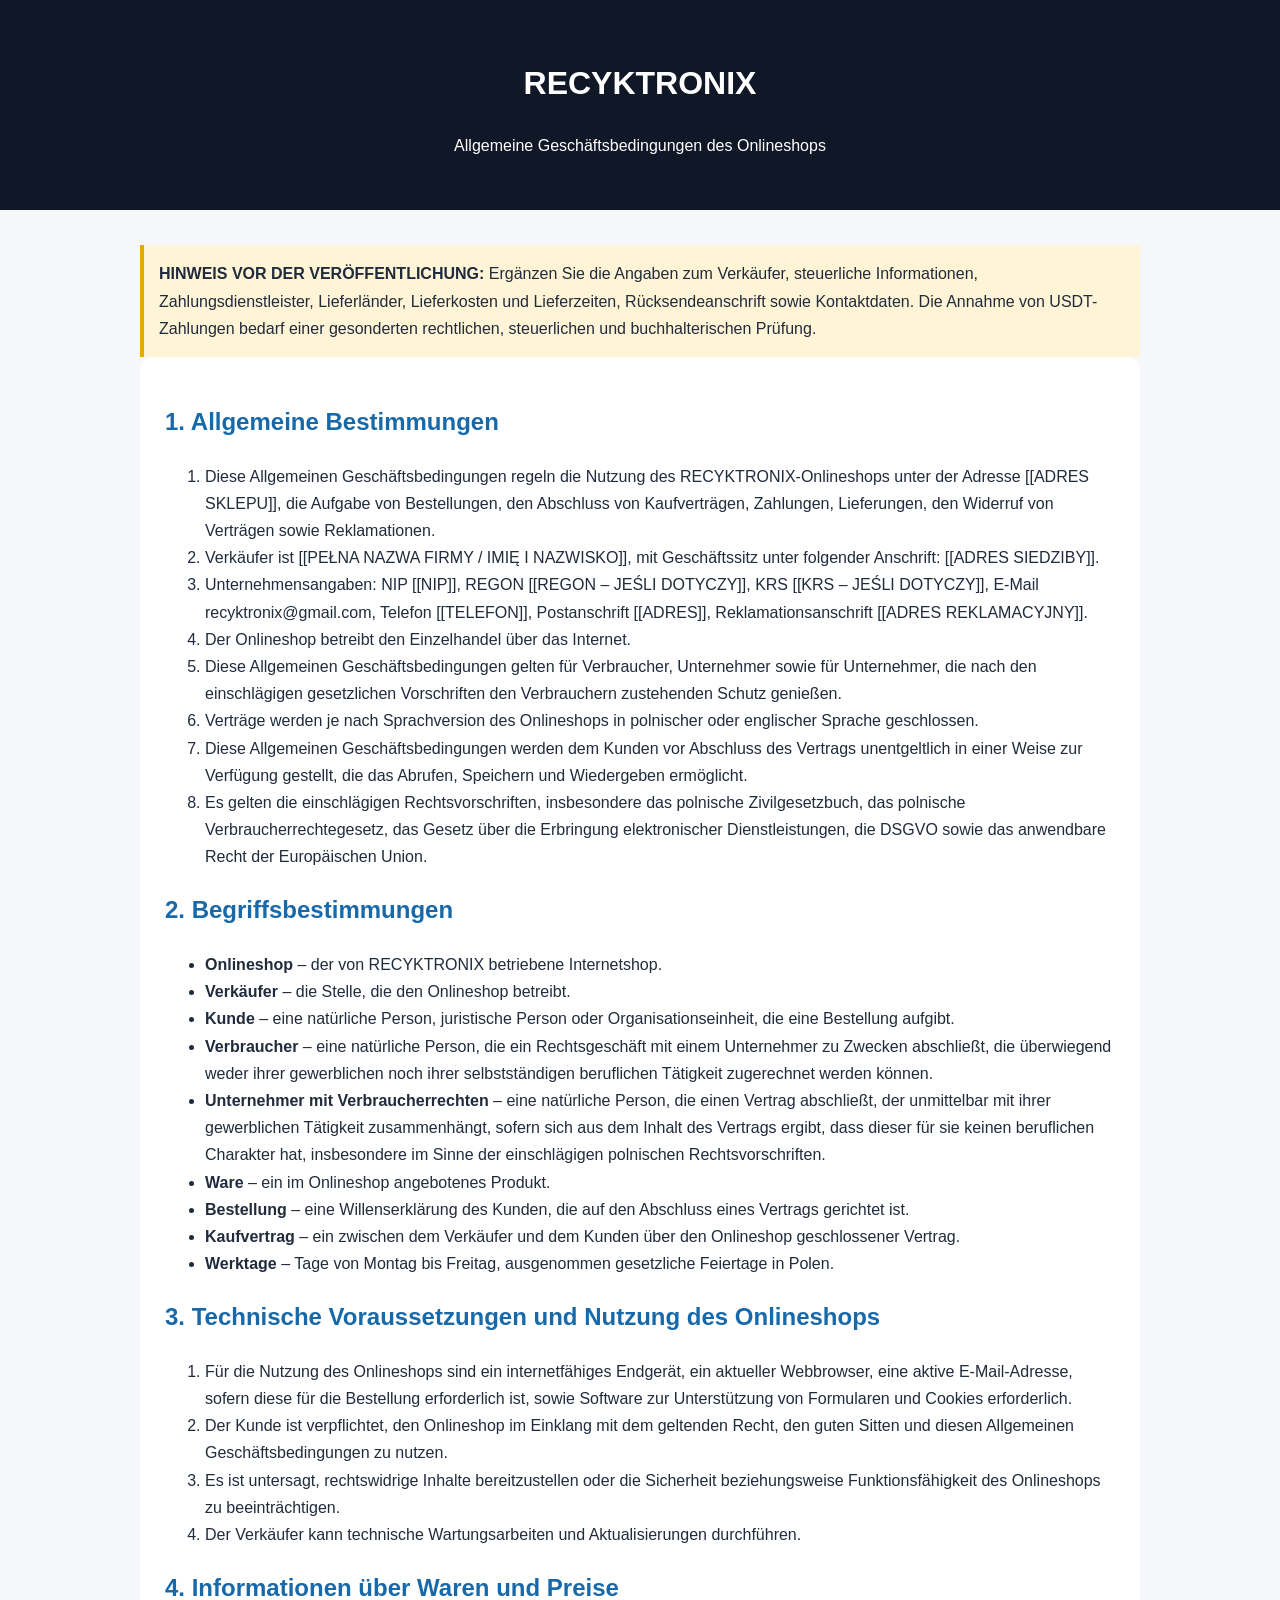
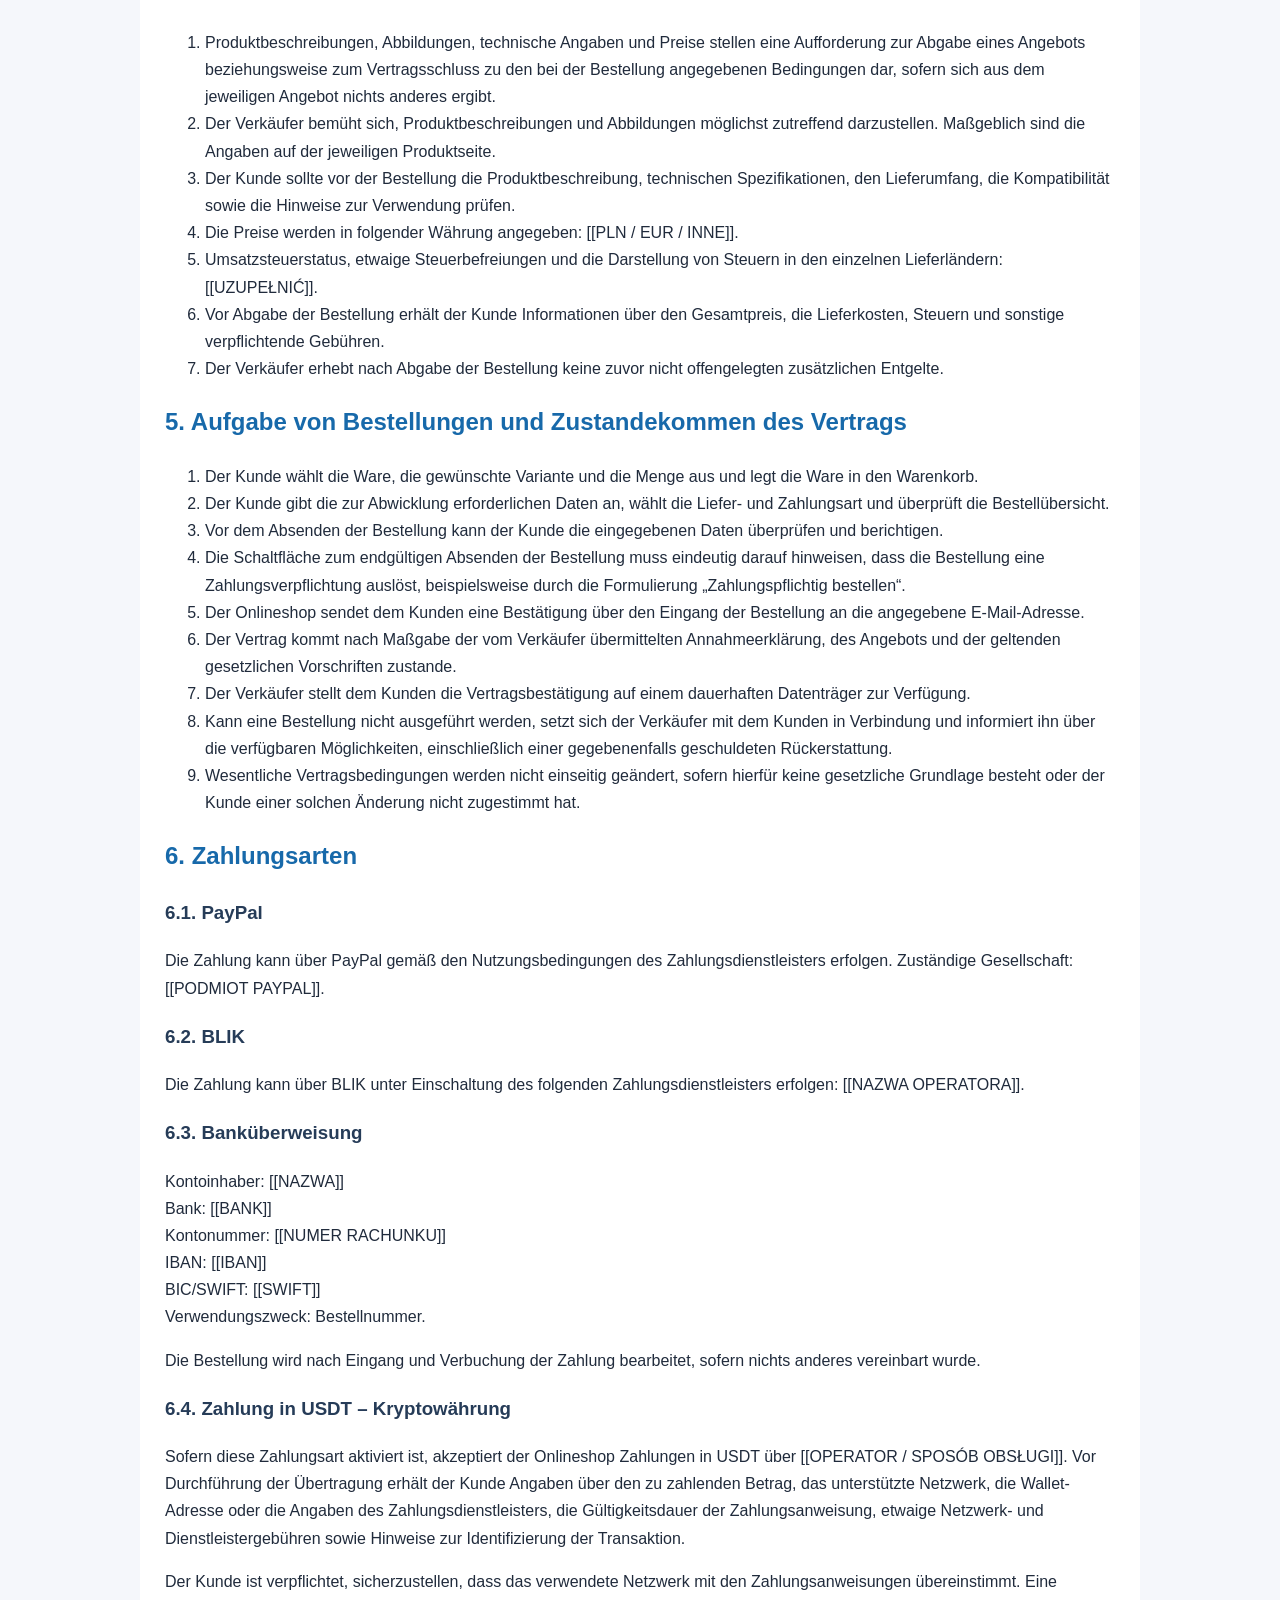
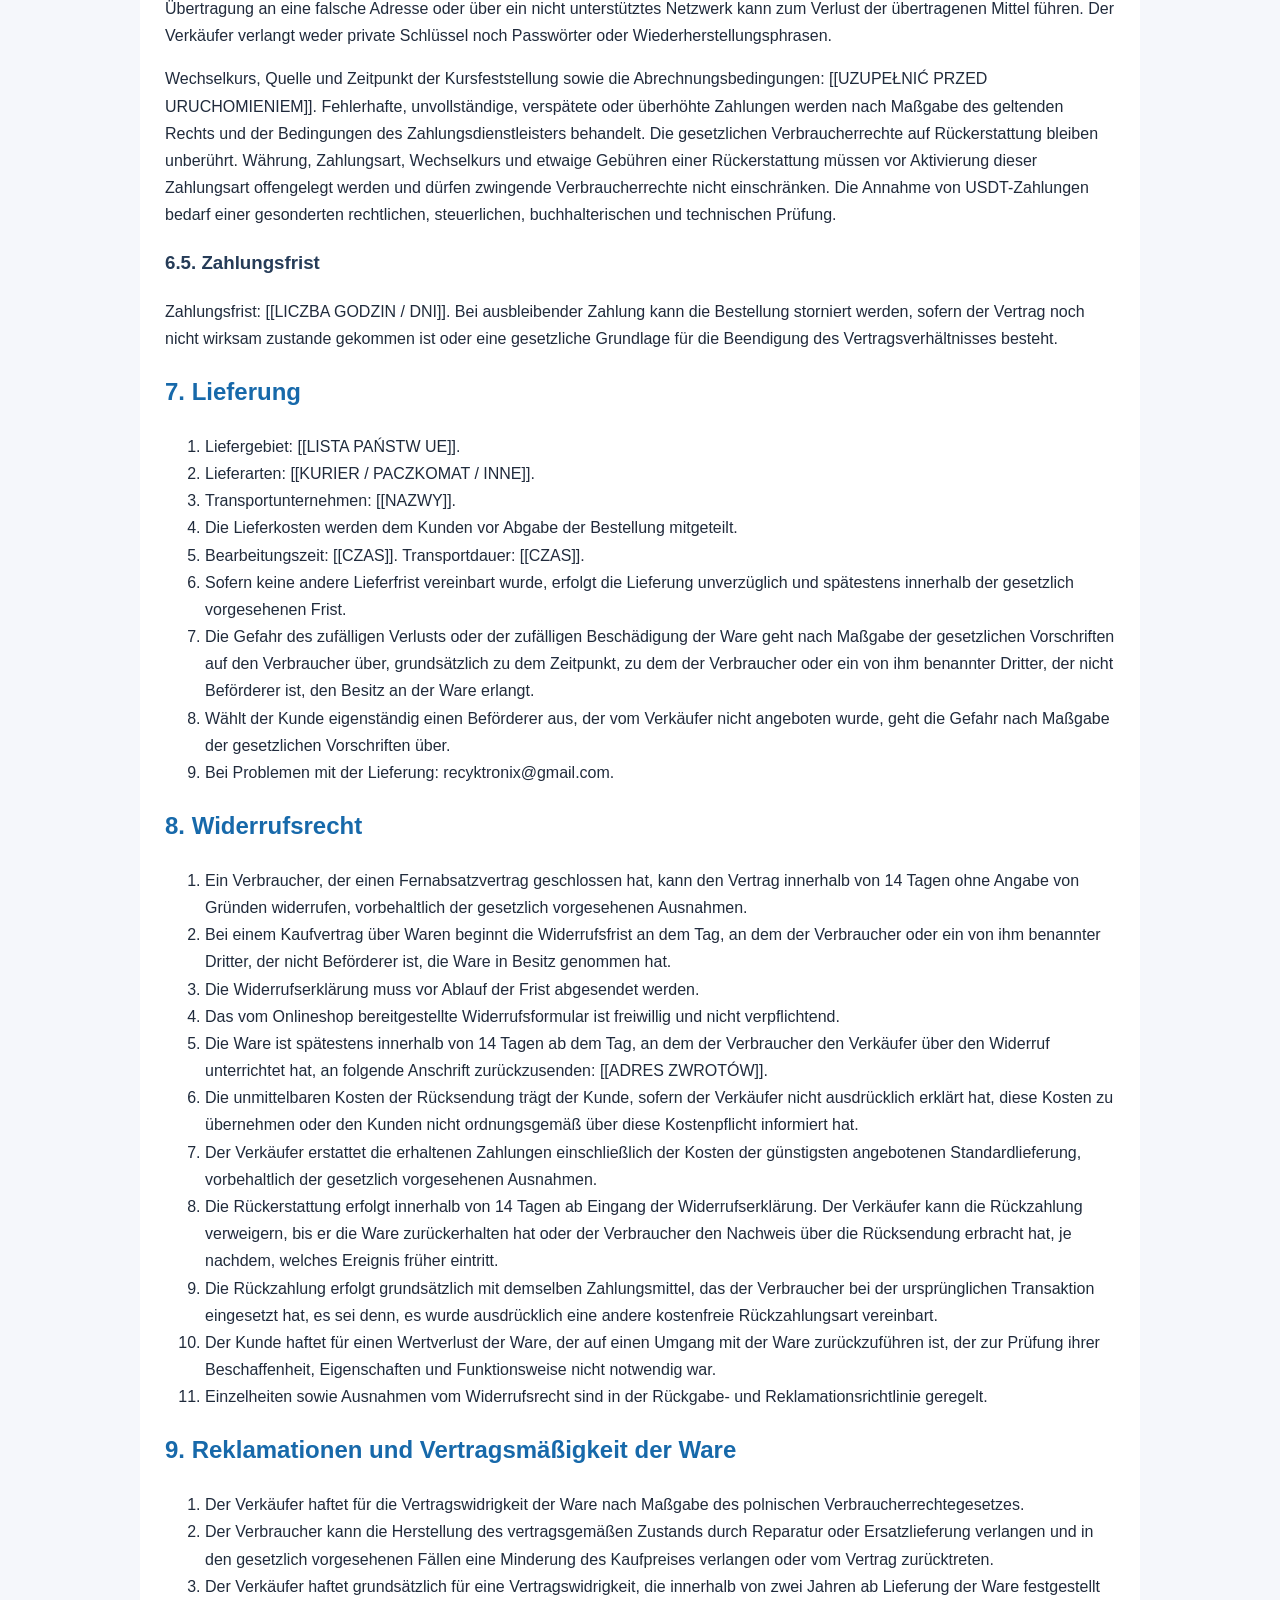
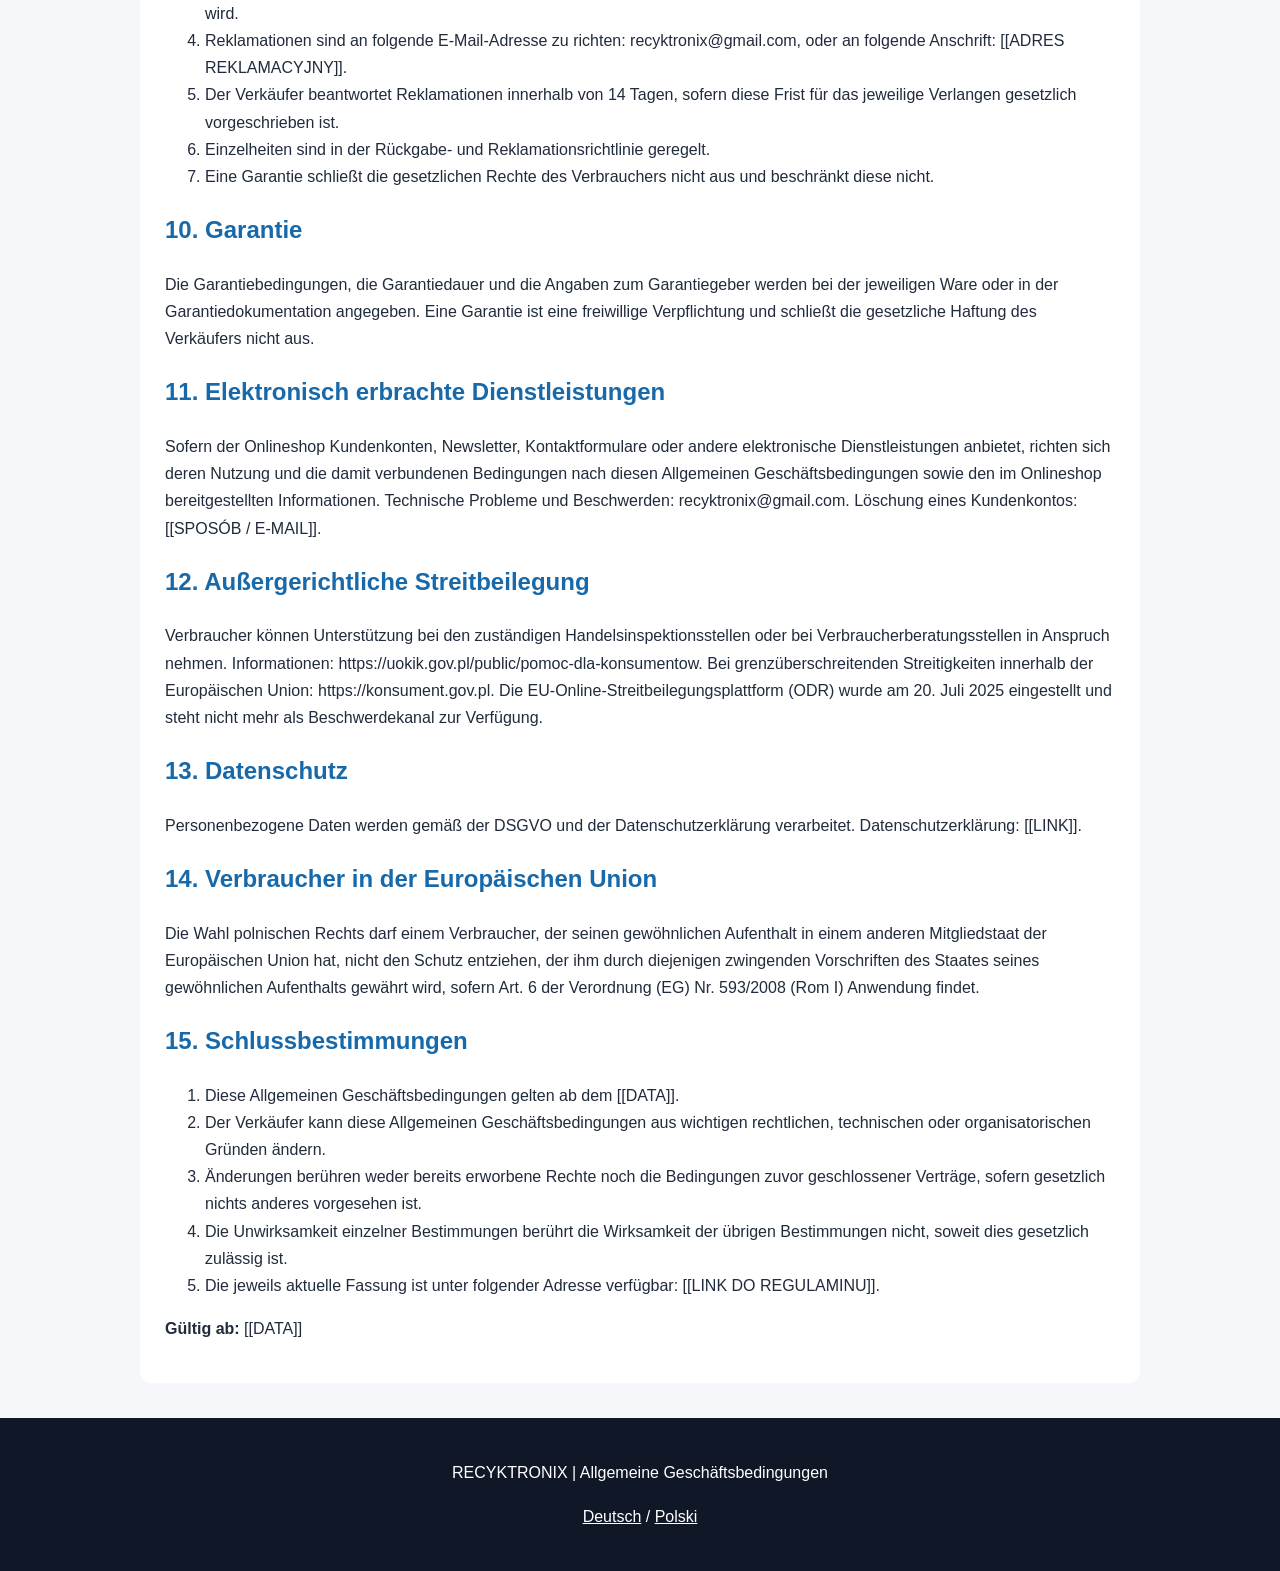
<file: legal/de/terms-and-conditions.html>
<!DOCTYPE html>
<html lang="de">
<head>
<meta charset="UTF-8"><meta name="viewport" content="width=device-width, initial-scale=1">
<meta name="description" content="Allgemeine Geschäftsbedingungen des RECYKTRONIX-Onlineshops – Bestellungen, Zahlungen, Lieferung, Widerruf und Reklamationen.">
<title>Allgemeine Geschäftsbedingungen | RECYKTRONIX</title>
<style>
body{margin:0;background:#f5f7fb;color:#202b3c;font:16px/1.7 Arial,sans-serif}
header{background:#101827;color:white;text-align:center;padding:35px 20px}
main{max-width:1000px;margin:35px auto;padding:0 20px}
section{background:white;padding:25px;margin-bottom:20px;border-radius:12px}
h2{color:#1769aa}h3{color:#263c58}
.notice{background:#fff4d6;padding:15px;border-left:4px solid #e6a700}
.lang{border-top:2px solid #dce5ef;margin-top:40px;padding-top:25px}
footer{background:#101827;color:white;text-align:center;padding:25px}
</style></head><body>
<header><h1>RECYKTRONIX</h1><p>Allgemeine Geschäftsbedingungen des Onlineshops</p></header>
<main>
<div class="notice"><strong>HINWEIS VOR DER VERÖFFENTLICHUNG:</strong> Ergänzen Sie die Angaben zum Verkäufer, steuerliche Informationen, Zahlungsdienstleister, Lieferländer, Lieferkosten und Lieferzeiten, Rücksendeanschrift sowie Kontaktdaten. Die Annahme von USDT-Zahlungen bedarf einer gesonderten rechtlichen, steuerlichen und buchhalterischen Prüfung.</div>

<section>
<h2>1. Allgemeine Bestimmungen</h2>
<ol>
<li>Diese Allgemeinen Geschäftsbedingungen regeln die Nutzung des RECYKTRONIX-Onlineshops unter der Adresse [[ADRES SKLEPU]], die Aufgabe von Bestellungen, den Abschluss von Kaufverträgen, Zahlungen, Lieferungen, den Widerruf von Verträgen sowie Reklamationen.</li>
<li>Verkäufer ist [[PEŁNA NAZWA FIRMY / IMIĘ I NAZWISKO]], mit Geschäftssitz unter folgender Anschrift: [[ADRES SIEDZIBY]].</li>
<li>Unternehmensangaben: NIP [[NIP]], REGON [[REGON – JEŚLI DOTYCZY]], KRS [[KRS – JEŚLI DOTYCZY]], E-Mail recyktronix@gmail.com, Telefon [[TELEFON]], Postanschrift [[ADRES]], Reklamationsanschrift [[ADRES REKLAMACYJNY]].</li>
<li>Der Onlineshop betreibt den Einzelhandel über das Internet.</li>
<li>Diese Allgemeinen Geschäftsbedingungen gelten für Verbraucher, Unternehmer sowie für Unternehmer, die nach den einschlägigen gesetzlichen Vorschriften den Verbrauchern zustehenden Schutz genießen.</li>
<li>Verträge werden je nach Sprachversion des Onlineshops in polnischer oder englischer Sprache geschlossen.</li>
<li>Diese Allgemeinen Geschäftsbedingungen werden dem Kunden vor Abschluss des Vertrags unentgeltlich in einer Weise zur Verfügung gestellt, die das Abrufen, Speichern und Wiedergeben ermöglicht.</li>
<li>Es gelten die einschlägigen Rechtsvorschriften, insbesondere das polnische Zivilgesetzbuch, das polnische Verbraucherrechtegesetz, das Gesetz über die Erbringung elektronischer Dienstleistungen, die DSGVO sowie das anwendbare Recht der Europäischen Union.</li>
</ol>

<h2>2. Begriffsbestimmungen</h2>
<ul>
<li><strong>Onlineshop</strong> – der von RECYKTRONIX betriebene Internetshop.</li>
<li><strong>Verkäufer</strong> – die Stelle, die den Onlineshop betreibt.</li>
<li><strong>Kunde</strong> – eine natürliche Person, juristische Person oder Organisationseinheit, die eine Bestellung aufgibt.</li>
<li><strong>Verbraucher</strong> – eine natürliche Person, die ein Rechtsgeschäft mit einem Unternehmer zu Zwecken abschließt, die überwiegend weder ihrer gewerblichen noch ihrer selbstständigen beruflichen Tätigkeit zugerechnet werden können.</li>
<li><strong>Unternehmer mit Verbraucherrechten</strong> – eine natürliche Person, die einen Vertrag abschließt, der unmittelbar mit ihrer gewerblichen Tätigkeit zusammenhängt, sofern sich aus dem Inhalt des Vertrags ergibt, dass dieser für sie keinen beruflichen Charakter hat, insbesondere im Sinne der einschlägigen polnischen Rechtsvorschriften.</li>
<li><strong>Ware</strong> – ein im Onlineshop angebotenes Produkt.</li>
<li><strong>Bestellung</strong> – eine Willenserklärung des Kunden, die auf den Abschluss eines Vertrags gerichtet ist.</li>
<li><strong>Kaufvertrag</strong> – ein zwischen dem Verkäufer und dem Kunden über den Onlineshop geschlossener Vertrag.</li>
<li><strong>Werktage</strong> – Tage von Montag bis Freitag, ausgenommen gesetzliche Feiertage in Polen.</li>
</ul>

<h2>3. Technische Voraussetzungen und Nutzung des Onlineshops</h2>
<ol>
<li>Für die Nutzung des Onlineshops sind ein internetfähiges Endgerät, ein aktueller Webbrowser, eine aktive E-Mail-Adresse, sofern diese für die Bestellung erforderlich ist, sowie Software zur Unterstützung von Formularen und Cookies erforderlich.</li>
<li>Der Kunde ist verpflichtet, den Onlineshop im Einklang mit dem geltenden Recht, den guten Sitten und diesen Allgemeinen Geschäftsbedingungen zu nutzen.</li>
<li>Es ist untersagt, rechtswidrige Inhalte bereitzustellen oder die Sicherheit beziehungsweise Funktionsfähigkeit des Onlineshops zu beeinträchtigen.</li>
<li>Der Verkäufer kann technische Wartungsarbeiten und Aktualisierungen durchführen.</li>
</ol>

<h2>4. Informationen über Waren und Preise</h2>
<ol>
<li>Produktbeschreibungen, Abbildungen, technische Angaben und Preise stellen eine Aufforderung zur Abgabe eines Angebots beziehungsweise zum Vertragsschluss zu den bei der Bestellung angegebenen Bedingungen dar, sofern sich aus dem jeweiligen Angebot nichts anderes ergibt.</li>
<li>Der Verkäufer bemüht sich, Produktbeschreibungen und Abbildungen möglichst zutreffend darzustellen. Maßgeblich sind die Angaben auf der jeweiligen Produktseite.</li>
<li>Der Kunde sollte vor der Bestellung die Produktbeschreibung, technischen Spezifikationen, den Lieferumfang, die Kompatibilität sowie die Hinweise zur Verwendung prüfen.</li>
<li>Die Preise werden in folgender Währung angegeben: [[PLN / EUR / INNE]].</li>
<li>Umsatzsteuerstatus, etwaige Steuerbefreiungen und die Darstellung von Steuern in den einzelnen Lieferländern: [[UZUPEŁNIĆ]].</li>
<li>Vor Abgabe der Bestellung erhält der Kunde Informationen über den Gesamtpreis, die Lieferkosten, Steuern und sonstige verpflichtende Gebühren.</li>
<li>Der Verkäufer erhebt nach Abgabe der Bestellung keine zuvor nicht offengelegten zusätzlichen Entgelte.</li>
</ol>

<h2>5. Aufgabe von Bestellungen und Zustandekommen des Vertrags</h2>
<ol>
<li>Der Kunde wählt die Ware, die gewünschte Variante und die Menge aus und legt die Ware in den Warenkorb.</li>
<li>Der Kunde gibt die zur Abwicklung erforderlichen Daten an, wählt die Liefer- und Zahlungsart und überprüft die Bestellübersicht.</li>
<li>Vor dem Absenden der Bestellung kann der Kunde die eingegebenen Daten überprüfen und berichtigen.</li>
<li>Die Schaltfläche zum endgültigen Absenden der Bestellung muss eindeutig darauf hinweisen, dass die Bestellung eine Zahlungsverpflichtung auslöst, beispielsweise durch die Formulierung „Zahlungspflichtig bestellen“.</li>
<li>Der Onlineshop sendet dem Kunden eine Bestätigung über den Eingang der Bestellung an die angegebene E-Mail-Adresse.</li>
<li>Der Vertrag kommt nach Maßgabe der vom Verkäufer übermittelten Annahmeerklärung, des Angebots und der geltenden gesetzlichen Vorschriften zustande.</li>
<li>Der Verkäufer stellt dem Kunden die Vertragsbestätigung auf einem dauerhaften Datenträger zur Verfügung.</li>
<li>Kann eine Bestellung nicht ausgeführt werden, setzt sich der Verkäufer mit dem Kunden in Verbindung und informiert ihn über die verfügbaren Möglichkeiten, einschließlich einer gegebenenfalls geschuldeten Rückerstattung.</li>
<li>Wesentliche Vertragsbedingungen werden nicht einseitig geändert, sofern hierfür keine gesetzliche Grundlage besteht oder der Kunde einer solchen Änderung nicht zugestimmt hat.</li>
</ol>

<h2>6. Zahlungsarten</h2>

<h3>6.1. PayPal</h3>
<p>Die Zahlung kann über PayPal gemäß den Nutzungsbedingungen des Zahlungsdienstleisters erfolgen. Zuständige Gesellschaft: [[PODMIOT PAYPAL]].</p>

<h3>6.2. BLIK</h3>
<p>Die Zahlung kann über BLIK unter Einschaltung des folgenden Zahlungsdienstleisters erfolgen: [[NAZWA OPERATORA]].</p>

<h3>6.3. Banküberweisung</h3>
<p>Kontoinhaber: [[NAZWA]]<br>
Bank: [[BANK]]<br>
Kontonummer: [[NUMER RACHUNKU]]<br>
IBAN: [[IBAN]]<br>
BIC/SWIFT: [[SWIFT]]<br>
Verwendungszweck: Bestellnummer.</p>
<p>Die Bestellung wird nach Eingang und Verbuchung der Zahlung bearbeitet, sofern nichts anderes vereinbart wurde.</p>

<h3>6.4. Zahlung in USDT – Kryptowährung</h3>
<p>Sofern diese Zahlungsart aktiviert ist, akzeptiert der Onlineshop Zahlungen in USDT über [[OPERATOR / SPOSÓB OBSŁUGI]]. Vor Durchführung der Übertragung erhält der Kunde Angaben über den zu zahlenden Betrag, das unterstützte Netzwerk, die Wallet-Adresse oder die Angaben des Zahlungsdienstleisters, die Gültigkeitsdauer der Zahlungsanweisung, etwaige Netzwerk- und Dienstleistergebühren sowie Hinweise zur Identifizierung der Transaktion.</p>
<p>Der Kunde ist verpflichtet, sicherzustellen, dass das verwendete Netzwerk mit den Zahlungsanweisungen übereinstimmt. Eine Übertragung an eine falsche Adresse oder über ein nicht unterstütztes Netzwerk kann zum Verlust der übertragenen Mittel führen. Der Verkäufer verlangt weder private Schlüssel noch Passwörter oder Wiederherstellungsphrasen.</p>
<p>Wechselkurs, Quelle und Zeitpunkt der Kursfeststellung sowie die Abrechnungsbedingungen: [[UZUPEŁNIĆ PRZED URUCHOMIENIEM]]. Fehlerhafte, unvollständige, verspätete oder überhöhte Zahlungen werden nach Maßgabe des geltenden Rechts und der Bedingungen des Zahlungsdienstleisters behandelt. Die gesetzlichen Verbraucherrechte auf Rückerstattung bleiben unberührt. Währung, Zahlungsart, Wechselkurs und etwaige Gebühren einer Rückerstattung müssen vor Aktivierung dieser Zahlungsart offengelegt werden und dürfen zwingende Verbraucherrechte nicht einschränken. Die Annahme von USDT-Zahlungen bedarf einer gesonderten rechtlichen, steuerlichen, buchhalterischen und technischen Prüfung.</p>

<h3>6.5. Zahlungsfrist</h3>
<p>Zahlungsfrist: [[LICZBA GODZIN / DNI]]. Bei ausbleibender Zahlung kann die Bestellung storniert werden, sofern der Vertrag noch nicht wirksam zustande gekommen ist oder eine gesetzliche Grundlage für die Beendigung des Vertragsverhältnisses besteht.</p>

<h2>7. Lieferung</h2>
<ol>
<li>Liefergebiet: [[LISTA PAŃSTW UE]].</li>
<li>Lieferarten: [[KURIER / PACZKOMAT / INNE]].</li>
<li>Transportunternehmen: [[NAZWY]].</li>
<li>Die Lieferkosten werden dem Kunden vor Abgabe der Bestellung mitgeteilt.</li>
<li>Bearbeitungszeit: [[CZAS]]. Transportdauer: [[CZAS]].</li>
<li>Sofern keine andere Lieferfrist vereinbart wurde, erfolgt die Lieferung unverzüglich und spätestens innerhalb der gesetzlich vorgesehenen Frist.</li>
<li>Die Gefahr des zufälligen Verlusts oder der zufälligen Beschädigung der Ware geht nach Maßgabe der gesetzlichen Vorschriften auf den Verbraucher über, grundsätzlich zu dem Zeitpunkt, zu dem der Verbraucher oder ein von ihm benannter Dritter, der nicht Beförderer ist, den Besitz an der Ware erlangt.</li>
<li>Wählt der Kunde eigenständig einen Beförderer aus, der vom Verkäufer nicht angeboten wurde, geht die Gefahr nach Maßgabe der gesetzlichen Vorschriften über.</li>
<li>Bei Problemen mit der Lieferung: recyktronix@gmail.com.</li>
</ol>

<h2>8. Widerrufsrecht</h2>
<ol>
<li>Ein Verbraucher, der einen Fernabsatzvertrag geschlossen hat, kann den Vertrag innerhalb von 14 Tagen ohne Angabe von Gründen widerrufen, vorbehaltlich der gesetzlich vorgesehenen Ausnahmen.</li>
<li>Bei einem Kaufvertrag über Waren beginnt die Widerrufsfrist an dem Tag, an dem der Verbraucher oder ein von ihm benannter Dritter, der nicht Beförderer ist, die Ware in Besitz genommen hat.</li>
<li>Die Widerrufserklärung muss vor Ablauf der Frist abgesendet werden.</li>
<li>Das vom Onlineshop bereitgestellte Widerrufsformular ist freiwillig und nicht verpflichtend.</li>
<li>Die Ware ist spätestens innerhalb von 14 Tagen ab dem Tag, an dem der Verbraucher den Verkäufer über den Widerruf unterrichtet hat, an folgende Anschrift zurückzusenden: [[ADRES ZWROTÓW]].</li>
<li>Die unmittelbaren Kosten der Rücksendung trägt der Kunde, sofern der Verkäufer nicht ausdrücklich erklärt hat, diese Kosten zu übernehmen oder den Kunden nicht ordnungsgemäß über diese Kostenpflicht informiert hat.</li>
<li>Der Verkäufer erstattet die erhaltenen Zahlungen einschließlich der Kosten der günstigsten angebotenen Standardlieferung, vorbehaltlich der gesetzlich vorgesehenen Ausnahmen.</li>
<li>Die Rückerstattung erfolgt innerhalb von 14 Tagen ab Eingang der Widerrufserklärung. Der Verkäufer kann die Rückzahlung verweigern, bis er die Ware zurückerhalten hat oder der Verbraucher den Nachweis über die Rücksendung erbracht hat, je nachdem, welches Ereignis früher eintritt.</li>
<li>Die Rückzahlung erfolgt grundsätzlich mit demselben Zahlungsmittel, das der Verbraucher bei der ursprünglichen Transaktion eingesetzt hat, es sei denn, es wurde ausdrücklich eine andere kostenfreie Rückzahlungsart vereinbart.</li>
<li>Der Kunde haftet für einen Wertverlust der Ware, der auf einen Umgang mit der Ware zurückzuführen ist, der zur Prüfung ihrer Beschaffenheit, Eigenschaften und Funktionsweise nicht notwendig war.</li>
<li>Einzelheiten sowie Ausnahmen vom Widerrufsrecht sind in der Rückgabe- und Reklamationsrichtlinie geregelt.</li>
</ol>

<h2>9. Reklamationen und Vertragsmäßigkeit der Ware</h2>
<ol>
<li>Der Verkäufer haftet für die Vertragswidrigkeit der Ware nach Maßgabe des polnischen Verbraucherrechtegesetzes.</li>
<li>Der Verbraucher kann die Herstellung des vertragsgemäßen Zustands durch Reparatur oder Ersatzlieferung verlangen und in den gesetzlich vorgesehenen Fällen eine Minderung des Kaufpreises verlangen oder vom Vertrag zurücktreten.</li>
<li>Der Verkäufer haftet grundsätzlich für eine Vertragswidrigkeit, die innerhalb von zwei Jahren ab Lieferung der Ware festgestellt wird.</li>
<li>Reklamationen sind an folgende E-Mail-Adresse zu richten: recyktronix@gmail.com, oder an folgende Anschrift: [[ADRES REKLAMACYJNY]].</li>
<li>Der Verkäufer beantwortet Reklamationen innerhalb von 14 Tagen, sofern diese Frist für das jeweilige Verlangen gesetzlich vorgeschrieben ist.</li>
<li>Einzelheiten sind in der Rückgabe- und Reklamationsrichtlinie geregelt.</li>
<li>Eine Garantie schließt die gesetzlichen Rechte des Verbrauchers nicht aus und beschränkt diese nicht.</li>
</ol>

<h2>10. Garantie</h2>
<p>Die Garantiebedingungen, die Garantiedauer und die Angaben zum Garantiegeber werden bei der jeweiligen Ware oder in der Garantiedokumentation angegeben. Eine Garantie ist eine freiwillige Verpflichtung und schließt die gesetzliche Haftung des Verkäufers nicht aus.</p>

<h2>11. Elektronisch erbrachte Dienstleistungen</h2>
<p>Sofern der Onlineshop Kundenkonten, Newsletter, Kontaktformulare oder andere elektronische Dienstleistungen anbietet, richten sich deren Nutzung und die damit verbundenen Bedingungen nach diesen Allgemeinen Geschäftsbedingungen sowie den im Onlineshop bereitgestellten Informationen. Technische Probleme und Beschwerden: recyktronix@gmail.com. Löschung eines Kundenkontos: [[SPOSÓB / E-MAIL]].</p>

<h2>12. Außergerichtliche Streitbeilegung</h2>
<p>Verbraucher können Unterstützung bei den zuständigen Handelsinspektionsstellen oder bei Verbraucherberatungsstellen in Anspruch nehmen. Informationen: https://uokik.gov.pl/public/pomoc-dla-konsumentow. Bei grenzüberschreitenden Streitigkeiten innerhalb der Europäischen Union: https://konsument.gov.pl. Die EU-Online-Streitbeilegungsplattform (ODR) wurde am 20. Juli 2025 eingestellt und steht nicht mehr als Beschwerdekanal zur Verfügung.</p>

<h2>13. Datenschutz</h2>
<p>Personenbezogene Daten werden gemäß der DSGVO und der Datenschutzerklärung verarbeitet. Datenschutzerklärung: [[LINK]].</p>

<h2>14. Verbraucher in der Europäischen Union</h2>
<p>Die Wahl polnischen Rechts darf einem Verbraucher, der seinen gewöhnlichen Aufenthalt in einem anderen Mitgliedstaat der Europäischen Union hat, nicht den Schutz entziehen, der ihm durch diejenigen zwingenden Vorschriften des Staates seines gewöhnlichen Aufenthalts gewährt wird, sofern Art. 6 der Verordnung (EG) Nr. 593/2008 (Rom I) Anwendung findet.</p>

<h2>15. Schlussbestimmungen</h2>
<ol>
<li>Diese Allgemeinen Geschäftsbedingungen gelten ab dem [[DATA]].</li>
<li>Der Verkäufer kann diese Allgemeinen Geschäftsbedingungen aus wichtigen rechtlichen, technischen oder organisatorischen Gründen ändern.</li>
<li>Änderungen berühren weder bereits erworbene Rechte noch die Bedingungen zuvor geschlossener Verträge, sofern gesetzlich nichts anderes vorgesehen ist.</li>
<li>Die Unwirksamkeit einzelner Bestimmungen berührt die Wirksamkeit der übrigen Bestimmungen nicht, soweit dies gesetzlich zulässig ist.</li>
<li>Die jeweils aktuelle Fassung ist unter folgender Adresse verfügbar: [[LINK DO REGULAMINU]].</li>
</ol>
<p><strong>Gültig ab:</strong> [[DATA]]</p>
</section>
</main>

<footer>
<p>RECYKTRONIX | Allgemeine Geschäftsbedingungen</p>
<p><a href="./terms-and-conditions.html" style="color:white">Deutsch</a> / <a href="../terms-and-conditions.html" style="color:white">Polski</a></p>
</footer>
</body></html>
</file>
